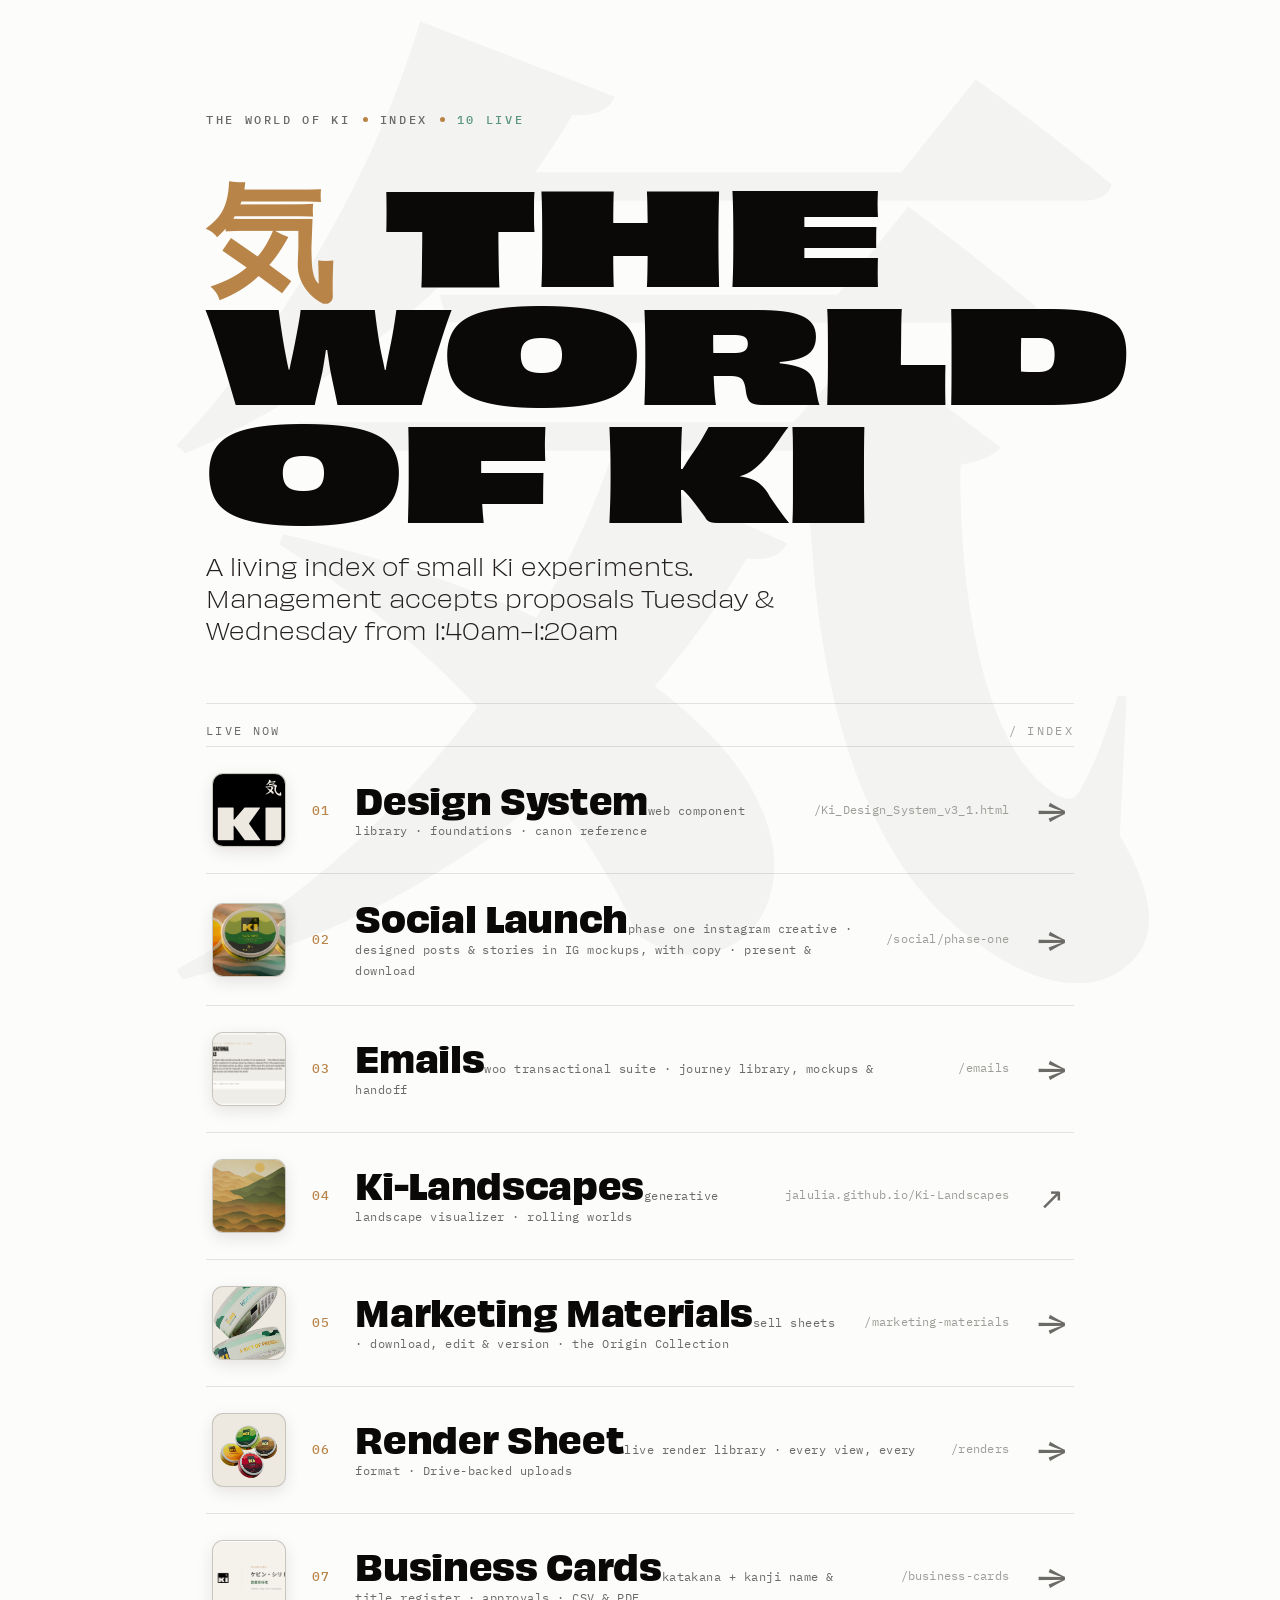
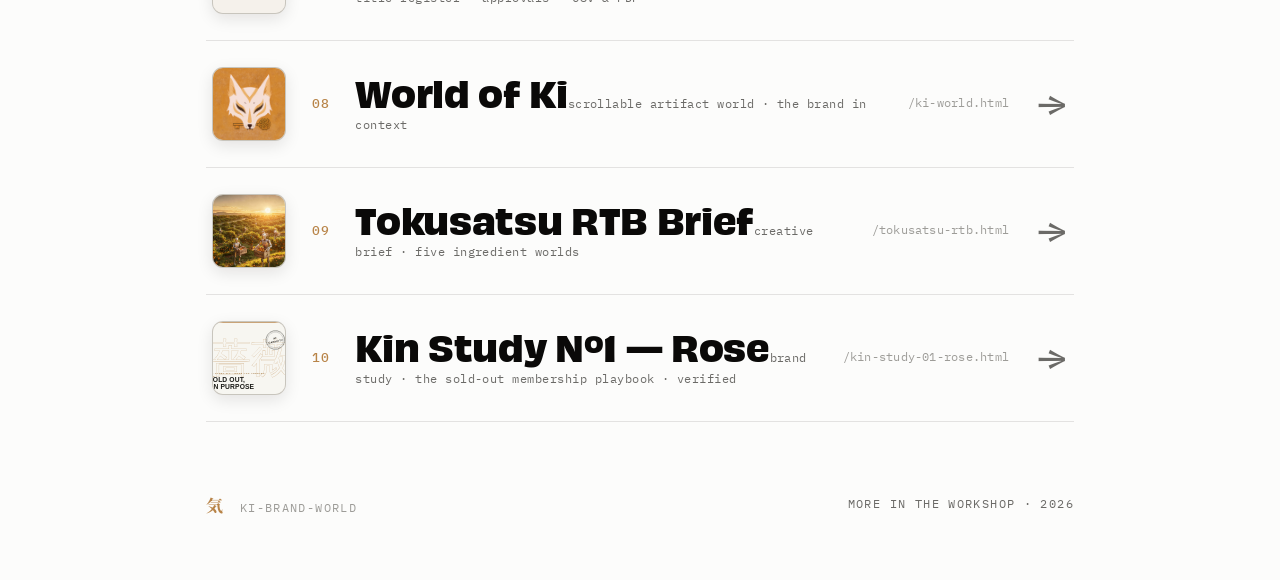
<file: index.html>
<!DOCTYPE html>
<html lang="en">
<head>
<meta charset="UTF-8">
<meta name="viewport" content="width=device-width, initial-scale=1.0">
<title>気 — The World of Ki</title>
<meta name="description" content="A living index of small Ki experiments">
<link rel="preconnect" href="https://fonts.googleapis.com">
<link rel="preconnect" href="https://fonts.gstatic.com" crossorigin>
<link href="https://fonts.googleapis.com/css2?family=IBM+Plex+Mono:wght@400;500;600&family=Noto+Serif+JP:wght@500;700;900&display=swap" rel="stylesheet">
<style>
/* ===== OBVIOUSLY — the brand face (self-hosted, no serif in the brand) ===== */
@font-face{font-family:'Obviously';src:url('assets/fonts/Obviously-Thin.woff2') format('woff2');font-weight:100;font-display:swap}
@font-face{font-family:'Obviously';src:url('assets/fonts/Obviously-Light.woff2') format('woff2');font-weight:300;font-display:swap}
@font-face{font-family:'Obviously';src:url('assets/fonts/Obviously-Medium.woff2') format('woff2');font-weight:400 500;font-display:swap}
@font-face{font-family:'Obviously';src:url('assets/fonts/Obviously-Bold.woff2') format('woff2');font-weight:700;font-display:swap}
@font-face{font-family:'Obviously';src:url('assets/fonts/Obviously-Black.woff2') format('woff2');font-weight:900;font-display:swap}
@font-face{font-family:'Obviously XB';src:url('assets/fonts/Obviously-Extended-Black.woff2') format('woff2');font-weight:900;font-display:swap}
@font-face{font-family:'Obviously XReg';src:url('assets/fonts/Obviously-Extended.woff2') format('woff2');font-weight:400;font-display:swap}

:root{
  --ink:#0a0908; --ink2:#231F20; --ink3:#6b6a67; --ink4:#9d9c98;
  --paper:#FCFCFB; --line:rgba(10,9,8,.10); --line2:rgba(10,9,8,.16);
  --gold:#B88448; --gold-d:#633201; --sage:#5b9580; --mint:#8DCAA7; --red:#ED1C23;
  --mono:'IBM Plex Mono',ui-monospace,monospace;
  --jpserif:'Noto Serif JP',serif;
}
*{box-sizing:border-box;margin:0;padding:0}
html{-webkit-text-size-adjust:100%}
body{
  background:var(--paper);color:var(--ink);
  font-family:'Obviously',system-ui,sans-serif;
  -webkit-font-smoothing:antialiased;text-rendering:optimizeLegibility;
  overflow-x:hidden;line-height:1.3;
}
a{color:inherit;text-decoration:none}
img{display:block;max-width:100%}

.wrap{max-width:980px;margin:0 auto;padding:clamp(28px,6vw,72px) clamp(22px,5vw,56px) 64px}

/* ===== giant faint kanji watermark ===== */
.kanji-bg{
  position:fixed;top:50%;left:50%;transform:translate(-50%,-50%);
  font-family:var(--jpserif);font-weight:900;
  font-size:min(112vh,86vw);line-height:1;color:rgba(10,9,8,.035);
  z-index:0;user-select:none;pointer-events:none;letter-spacing:-.04em;
}

/* ===== header ===== */
header{position:relative;z-index:2;padding-top:clamp(8px,4vw,40px)}
.eyebrow{
  font-family:var(--mono);font-size:12px;font-weight:500;letter-spacing:.22em;
  text-transform:uppercase;color:var(--ink3);
  display:flex;align-items:center;gap:12px;flex-wrap:wrap;
}
.eyebrow .dot{width:5px;height:5px;border-radius:50%;background:var(--gold);display:inline-block}
.eyebrow .live{color:var(--sage)}
h1{
  font-family:'Obviously XB',sans-serif;font-weight:900;
  text-transform:uppercase;letter-spacing:-.018em;line-height:.92;
  font-size:clamp(44px,11.5vw,128px);
  margin:.28em 0 .26em;
}
h1 .ki{color:var(--gold)}
.lede{
  font-family:'Obviously',sans-serif;font-weight:300;
  font-size:clamp(16px,2.5vw,23px);color:var(--ink2);max-width:34ch;line-height:1.4;
}
.rule{height:1px;background:var(--line);margin:clamp(30px,6vw,56px) 0 6px;border:0;position:relative;z-index:2}
.sectionlabel{
  font-family:var(--mono);font-size:11.5px;letter-spacing:.2em;text-transform:uppercase;
  color:var(--ink3);display:flex;justify-content:space-between;align-items:baseline;
  position:relative;z-index:2;padding:14px 0 2px;
}
.sectionlabel .count{color:var(--ink4)}

/* ===== directory ===== */
.dir{position:relative;z-index:2;margin-top:6px}
.row{
  display:grid;
  grid-template-columns:auto auto 1fr auto auto;
  align-items:center;gap:clamp(14px,2.6vw,26px);
  padding:clamp(18px,2.6vw,26px) 6px;
  border-top:1px solid var(--line);
  transition:background .18s ease,padding-left .18s ease;
}
.dir .row:last-child{border-bottom:1px solid var(--line)}
.row:hover{background:#F4F1EA;border-radius:4px;padding-left:14px}
.row:focus-visible{outline:2px solid var(--gold);outline-offset:2px;border-radius:4px}

.thumb{
  width:clamp(54px,8.2vw,74px);height:clamp(54px,8.2vw,74px);
  border-radius:11px;overflow:hidden;flex:0 0 auto;
  border:1px solid var(--line2);background:#EDE9E0;
  box-shadow:0 5px 16px rgba(20,14,8,.10);
  transition:transform .2s ease,box-shadow .2s ease;
}
.thumb img{width:100%;height:100%;object-fit:cover}
.row:hover .thumb{transform:scale(1.04) rotate(-1deg);box-shadow:0 10px 26px rgba(20,14,8,.18)}

.num{
  font-family:var(--mono);font-size:13px;font-weight:500;letter-spacing:.05em;
  color:var(--gold);align-self:center;padding-top:2px;
}
.meta{min-width:0}
.name{
  font-family:'Obviously',sans-serif;font-weight:700;letter-spacing:-.01em;
  font-size:clamp(21px,3.4vw,34px);line-height:1.02;
}
.kind{
  font-family:var(--mono);font-size:12px;letter-spacing:.04em;color:var(--ink3);
  margin-top:7px;text-transform:none;
}
.dest{
  font-family:var(--mono);font-size:11.5px;letter-spacing:.02em;color:var(--ink4);
  text-align:right;white-space:nowrap;
}
.arrow{
  font-family:'Obviously',sans-serif;font-weight:300;font-size:clamp(22px,3vw,30px);
  color:var(--ink3);width:1.1em;text-align:center;
  transition:transform .2s ease,color .2s ease;
}
.row:hover .arrow{color:var(--gold);transform:translate(3px,-3px)}
.row[data-internal] .arrow{font-weight:400}
.row[data-internal]:hover .arrow{transform:translateX(5px)}

/* ===== footer ===== */
footer{
  position:relative;z-index:2;margin-top:clamp(40px,8vw,72px);
  display:flex;justify-content:space-between;align-items:center;gap:16px;flex-wrap:wrap;
  font-family:var(--mono);font-size:11.5px;letter-spacing:.12em;text-transform:uppercase;color:var(--ink4);
}
footer .k{font-family:var(--jpserif);font-weight:700;font-size:17px;color:var(--gold);letter-spacing:0}
footer .soon{color:var(--ink3)}

@media(max-width:560px){
  .row{grid-template-columns:auto 1fr auto;gap:14px;row-gap:4px}
  .num{display:none}
  .dest{display:none}
  .lede{max-width:none}
}
@media(prefers-reduced-motion:reduce){*{transition:none!important}}

/* ================================================================
   EDIT MODE — everything below only shows when unlocked via #edit
   ================================================================ */
body.edit .dir .row{cursor:default}
body.edit .row{grid-template-columns:auto auto auto 1fr auto;align-items:start}
body.edit .row:hover{background:transparent;padding-left:6px}
body.edit .row:hover .thumb{transform:none;box-shadow:0 5px 16px rgba(20,14,8,.10)}
body.edit .row:hover .arrow{transform:none;color:var(--ink3)}

.drag-handle{
  display:none;align-self:center;cursor:grab;color:var(--ink4);
  font-size:20px;line-height:1;padding:0 2px;user-select:none;
}
body.edit .drag-handle{display:block}
.drag-handle:active{cursor:grabbing}
.sortable-ghost{opacity:.35}
.sortable-chosen{background:#F4F1EA;border-radius:6px}

body.edit .thumb{position:relative;cursor:pointer}
body.edit .thumb::after{
  content:"change";position:absolute;inset:auto 0 0 0;
  font-family:var(--mono);font-size:9px;letter-spacing:.06em;text-transform:uppercase;
  text-align:center;padding:2px 0;color:#fff;background:rgba(10,9,8,.55);
}
body.edit .num{align-self:start;padding-top:8px}

/* editable text fields */
body.edit [contenteditable]{
  outline:none;border-radius:4px;
  transition:background .15s ease,box-shadow .15s ease;
}
body.edit [contenteditable]:hover{background:#F4F1EA}
body.edit [contenteditable]:focus{background:#fff;box-shadow:0 0 0 2px var(--gold);padding:1px 4px;margin:-1px -4px}
body.edit .name[contenteditable]{min-width:2ch}

/* per-row controls (link + delete) shown under the meta */
.rowctl{display:none;gap:14px;margin-top:10px}
body.edit .rowctl{display:flex;flex-wrap:wrap;align-items:center}
.rowctl button{
  font-family:var(--mono);font-size:10.5px;letter-spacing:.06em;text-transform:uppercase;
  background:none;border:1px solid var(--line2);border-radius:20px;padding:5px 12px;
  color:var(--ink3);cursor:pointer;transition:all .15s ease;
}
.rowctl button:hover{border-color:var(--gold);color:var(--gold)}
.rowctl .del:hover{border-color:var(--red);color:var(--red)}
.rowctl .lnk{color:var(--ink2)}
.rowctl .lnk-val{font-size:10.5px;color:var(--ink4);letter-spacing:.02em;max-width:46ch;overflow:hidden;text-overflow:ellipsis;white-space:nowrap}
body.edit .dest{display:none}
body.edit .arrow{align-self:center}

/* ===== edit toolbar (floating) ===== */
.editbar{
  display:none;position:fixed;left:50%;bottom:22px;transform:translateX(-50%);
  z-index:50;align-items:center;gap:10px;
  background:var(--ink);color:#fff;border-radius:16px;
  padding:12px 14px;box-shadow:0 18px 46px rgba(10,9,8,.32);
  font-family:var(--mono);font-size:12px;max-width:calc(100vw - 28px);flex-wrap:wrap;justify-content:center;
}
body.edit .editbar{display:flex}
.editbar .tag{letter-spacing:.14em;text-transform:uppercase;font-size:10px;color:var(--mint);padding-right:4px}
.editbar button{
  font-family:var(--mono);font-size:11.5px;letter-spacing:.04em;
  border:1px solid rgba(255,255,255,.24);background:rgba(255,255,255,.06);color:#fff;
  border-radius:10px;padding:8px 13px;cursor:pointer;transition:all .15s ease;
}
.editbar button:hover{background:rgba(255,255,255,.16)}
.editbar button.primary{background:var(--gold);border-color:var(--gold);color:#1a1207;font-weight:600}
.editbar button.primary:hover{filter:brightness(1.08)}
.editbar .sep{width:1px;height:22px;background:rgba(255,255,255,.16)}
.editbar .status{color:var(--mint);font-size:10.5px;letter-spacing:.02em;max-width:30ch}

/* ===== modal ===== */
.modal-back{
  display:none;position:fixed;inset:0;z-index:100;
  background:rgba(10,9,8,.42);backdrop-filter:blur(2px);
  align-items:center;justify-content:center;padding:20px;
}
.modal-back.on{display:flex}
.modal{
  background:var(--paper);border-radius:16px;width:min(460px,100%);
  padding:26px 26px 22px;box-shadow:0 30px 80px rgba(10,9,8,.4);
  border:1px solid var(--line2);
}
.modal h3{
  font-family:'Obviously',sans-serif;font-weight:700;font-size:22px;
  letter-spacing:-.01em;margin-bottom:4px;color:var(--ink);
}
.modal p.sub{font-family:var(--mono);font-size:11.5px;color:var(--ink3);margin-bottom:16px;line-height:1.5}
.modal label{
  display:block;font-family:var(--mono);font-size:10.5px;letter-spacing:.08em;
  text-transform:uppercase;color:var(--ink3);margin:12px 0 5px;
}
.modal input[type=text],.modal input[type=password]{
  width:100%;font-family:var(--mono);font-size:13px;color:var(--ink);
  border:1px solid var(--line2);border-radius:9px;padding:11px 12px;background:#fff;
}
.modal input:focus{outline:none;border-color:var(--gold);box-shadow:0 0 0 2px rgba(184,132,72,.2)}
.modal .toggle{display:flex;gap:8px;margin-top:8px}
.modal .toggle button{
  flex:1;font-family:var(--mono);font-size:11px;letter-spacing:.04em;text-transform:uppercase;
  border:1px solid var(--line2);background:#fff;color:var(--ink3);border-radius:9px;padding:9px;cursor:pointer;
}
.modal .toggle button.on{border-color:var(--gold);color:var(--gold-d);background:#FBF3E8}
.modal .row-actions{display:flex;gap:10px;justify-content:flex-end;margin-top:22px}
.modal .row-actions button{
  font-family:var(--mono);font-size:12px;border-radius:10px;padding:10px 16px;cursor:pointer;border:1px solid var(--line2);
  background:#fff;color:var(--ink2);transition:all .15s ease;
}
.modal .row-actions .go{background:var(--ink);color:#fff;border-color:var(--ink)}
.modal .row-actions .go:hover{background:var(--gold);border-color:var(--gold);color:#1a1207}
.modal .hint{font-family:var(--mono);font-size:10.5px;color:var(--ink4);margin-top:8px;line-height:1.5}
.modal .err{font-family:var(--mono);font-size:11px;color:var(--red);margin-top:10px;min-height:14px}
.modal .filebtn{
  display:inline-block;font-family:var(--mono);font-size:11.5px;border:1px dashed var(--line2);
  border-radius:9px;padding:10px 14px;cursor:pointer;color:var(--ink2);width:100%;text-align:center;background:#fff;
}
.modal .filebtn:hover{border-color:var(--gold);color:var(--gold-d)}
.modal .or{text-align:center;font-family:var(--mono);font-size:10px;color:var(--ink4);letter-spacing:.14em;text-transform:uppercase;margin:12px 0}
</style>
</head>
<body>
<div class="kanji-bg" aria-hidden="true">気</div>

<div class="wrap">
  <header>
    <div class="eyebrow">
      <span>The World of Ki</span><span class="dot"></span>
      <span>Index</span><span class="dot"></span>
      <span class="live" id="liveCount">— live</span>
    </div>
    <h1><span class="ki">気</span> The World<br>of Ki</h1>
    <p class="lede">A living index of small Ki experiments. Management accepts proposals Tuesday & Wednesday from 1:40am-1:20am</p>
  </header>

  <hr class="rule">
  <div class="sectionlabel"><span>Live now</span><span class="count">/ index</span></div>

  <nav class="dir" id="dir"><!-- rows render here --></nav>

  <footer>
    <span><span class="k">気</span>&nbsp;&nbsp;ki-brand-world</span>
    <span class="soon">More in the workshop · 2026</span>
  </footer>
</div>

<!-- Fallback data so the page still renders if data.json can't be fetched
     (e.g. opened from disk). On the live site, data.json is the source of truth. -->
<script id="ki-data-fallback" type="application/json">
{
  "config": {
    "repo": "jalulia/ki-brand-world",
    "branch": "main",
    "editPassphraseSha256": "034471d9fc375c1aa15d477c3c78c68728963bacb1837b2e16e10bbcb4a99321",
    "liveLabel": "live"
  },
  "items": [
    {"name":"Design System","kind":"web component library · foundations · canon reference","href":"Ki_Design_System_v3_1.html","dest":"/Ki_Design_System_v3_1.html","img":"assets/logo/png/Ki_Logo_Black.png","alt":"Ki logo","internal":true},
    {"name":"Social Launch","kind":"phase one instagram creative · designed posts & stories in IG mockups, with copy · present & download","href":"social/phase-one/Ki_Social_Phase-One.html","dest":"/social/phase-one","img":"assets/img/social-launch.jpg","alt":"Ki Instagram range triptych across a sunrise horizon","internal":true},
    {"name":"Ki-Landscapes","kind":"generative landscape visualizer · rolling worlds","href":"https://jalulia.github.io/Ki-Landscapes/","dest":"jalulia.github.io/Ki-Landscapes","img":"assets/img/landscape.png","alt":"Rolling matcha-and-gold hills","internal":false},
    {"name":"Marketing Materials","kind":"sell sheets · download, edit & version · the Origin Collection","href":"marketing-materials/","dest":"/marketing-materials","img":"assets/img/pucks/hero-hok.png","alt":"Hokkaido Mint puck","internal":true},
    {"name":"Business Cards","kind":"katakana + kanji name & title register · approvals · CSV & PDF","href":"business-cards/","dest":"/business-cards","img":"assets/img/business-cards.png","alt":"Ki business card name register","internal":true},
    {"name":"World of Ki","kind":"scrollable artifact world · the brand in context","href":"ki-world.html","dest":"/ki-world.html","img":"assets/img/kitsune-poster.png","alt":"Kitsune poster","internal":true},
    {"name":"Tokusatsu RTB Brief","kind":"creative brief · five ingredient worlds","href":"tokusatsu-rtb.html","dest":"/tokusatsu-rtb.html","img":"assets/img/worlds/satsuma.jpg","alt":"Satsuma orchard at golden hour","internal":true}
  ]
}
</script>

<!-- edit toolbar -->
<div class="editbar" id="editbar">
  <span class="tag">Edit</span>
  <button id="btnAdd">+ Tool</button>
  <span class="sep"></span>
  <button id="btnSettings">Settings</button>
  <button class="primary" id="btnSave">Save</button>
  <span class="sep"></span>
  <button id="btnExit">Done</button>
  <span class="status" id="editStatus"></span>
</div>

<!-- reusable modal -->
<div class="modal-back" id="modalBack">
  <div class="modal" id="modalBox"></div>
</div>

<script>
/* =====================================================================
   THE WORLD OF KI — data-driven index + #edit WYSIWYG editor
   - Public link shows a clean read-only list.
   - Add #edit to the URL + enter the passphrase to unlock editing.
   - Save: commits to GitHub if a token is stored, else downloads data.json.
   ===================================================================== */
(function(){
  "use strict";

  var LS_TOKEN = "ki-world-gh-token";   // GitHub PAT (this browser only, never published)
  var SS_UNLOCK = "ki-world-edit-ok";   // per-session unlock flag
  var state = { config:{}, items:[], pendingImages:{} }; // pendingImages: dataURL -> {name,ext,base64}

  var $  = function(s,el){return (el||document).querySelector(s);};
  var $$ = function(s,el){return Array.prototype.slice.call((el||document).querySelectorAll(s));};
  var esc = function(s){return String(s==null?"":s).replace(/&/g,"&amp;").replace(/</g,"&lt;").replace(/>/g,"&gt;").replace(/"/g,"&quot;");};

  /* ---------- tiny SHA-256 (works everywhere incl. file://) ---------- */
  function sha256(ascii){
    function rr(v,n){return (v>>>n)|(v<<(32-n));}
    var mathPow=Math.pow, maxWord=mathPow(2,32), result="";
    var words=[], asciiBitLength=ascii.length*8;
    var hash=sha256.h=sha256.h||[], k=sha256.k=sha256.k||[], primeCounter=k.length;
    var isComposite={};
    for(var candidate=2;primeCounter<64;candidate++){
      if(!isComposite[candidate]){
        for(var i=0;i<313;i+=candidate) isComposite[i]=candidate;
        hash[primeCounter]=(mathPow(candidate,.5)*maxWord)|0;
        k[primeCounter++]=(mathPow(candidate,1/3)*maxWord)|0;
      }
    }
    ascii+="\x80";
    while(ascii.length%64-56) ascii+="\x00";
    for(i=0;i<ascii.length;i++){
      var j=ascii.charCodeAt(i);
      if(j>>8) return; // ascii only (we hash utf-8 bytes, see wrapper)
      words[i>>2]|=j<<((3-i)%4)*8;
    }
    words[words.length]=(asciiBitLength/maxWord)|0;
    words[words.length]=asciiBitLength;
    for(j=0;j<words.length;){
      var w=words.slice(j,j+=16), oldHash=hash;
      hash=hash.slice(0,8);
      for(i=0;i<64;i++){
        var w15=w[i-15], w2=w[i-2];
        var a=hash[0], e=hash[4];
        var temp1=hash[7]+(rr(e,6)^rr(e,11)^rr(e,25))+((e&hash[5])^(~e&hash[6]))+k[i]+
          (w[i]=(i<16)?w[i]:(w[i-16]+(rr(w15,7)^rr(w15,18)^(w15>>>3))+w[i-7]+(rr(w2,17)^rr(w2,19)^(w2>>>10)))|0);
        var temp2=(rr(a,2)^rr(a,13)^rr(a,22))+((a&hash[1])^(a&hash[2])^(hash[1]&hash[2]));
        hash=[(temp1+temp2)|0].concat(hash);
        hash[4]=(hash[4]+temp1)|0;
      }
      for(i=0;i<8;i++) hash[i]=(hash[i]+oldHash[i])|0;
    }
    for(i=0;i<8;i++)
      for(j=3;j+1;j--){
        var b=(hash[i]>>(j*8))&255;
        result+=((b<16)?0:"")+b.toString(16);
      }
    return result;
  }
  function sha256utf8(str){
    // encode to utf-8 bytes as a binary string so multi-byte passphrases hash correctly
    var utf8=unescape(encodeURIComponent(str));
    return sha256(utf8);
  }

  /* ---------- data loading ---------- */
  function loadFallback(){
    try{ return JSON.parse($("#ki-data-fallback").textContent); }
    catch(e){ return {config:{},items:[]}; }
  }
  function loadData(){
    return fetch("data.json",{cache:"no-store"})
      .then(function(r){ if(!r.ok) throw new Error("no data.json"); return r.json(); })
      .catch(function(){ return loadFallback(); });
  }

  /* ---------- rendering ---------- */
  function pad(n){ return (n<10?"0":"")+n; }

  function renderView(){
    var dir=$("#dir"); dir.innerHTML="";
    state.items.forEach(function(it,i){
      var a=document.createElement("a");
      a.className="row";
      a.href=it.href||"#";
      if(it.internal){ a.setAttribute("data-internal",""); }
      else { a.target="_blank"; a.rel="noopener"; }
      a.innerHTML=
        '<span class="thumb"><img src="'+esc(it.img)+'" alt="'+esc(it.alt||"")+'" loading="lazy"></span>'+
        '<span class="num">'+pad(i+1)+'</span>'+
        '<span class="meta"><span class="name">'+esc(it.name)+'</span>'+
        '<span class="kind">'+esc(it.kind)+'</span></span>'+
        '<span class="dest">'+esc(it.dest||"")+'</span>'+
        '<span class="arrow">'+(it.internal?"→":"↗")+'</span>';
      dir.appendChild(a);
    });
    updateCount();
  }

  function renderEdit(){
    var dir=$("#dir"); dir.innerHTML="";
    state.items.forEach(function(it,i){
      var row=document.createElement("div");
      row.className="row";
      row.setAttribute("data-i",i);
      if(it.internal) row.setAttribute("data-internal","");
      row.innerHTML=
        '<span class="drag-handle" title="Drag to reorder">⠿</span>'+
        '<span class="thumb" data-act="img"><img src="'+esc(it.img)+'" alt="'+esc(it.alt||"")+'"></span>'+
        '<span class="num">'+pad(i+1)+'</span>'+
        '<span class="meta">'+
          '<span class="name" contenteditable data-f="name">'+esc(it.name)+'</span>'+
          '<span class="kind" contenteditable data-f="kind">'+esc(it.kind)+'</span>'+
          '<span class="rowctl">'+
            '<button class="lnk" data-act="link">Link</button>'+
            '<span class="lnk-val">'+esc(it.href||"—")+'</span>'+
            '<button class="del" data-act="del">Delete</button>'+
          '</span>'+
        '</span>'+
        '<span class="arrow">'+(it.internal?"→":"↗")+'</span>';
      dir.appendChild(row);
    });
    updateCount();
    wireEditRows();
    initSortable();
  }

  function updateCount(){
    var n=state.items.length;
    $("#liveCount").textContent=n+" "+(state.config.liveLabel||"live");
  }

  /* ---------- edit interactions ---------- */
  function wireEditRows(){
    // inline text editing
    $$("#dir [contenteditable]").forEach(function(el){
      el.addEventListener("input",function(){
        var row=el.closest(".row"), i=+row.getAttribute("data-i");
        state.items[i][el.getAttribute("data-f")]=el.textContent;
      });
      el.addEventListener("keydown",function(e){
        if(e.key==="Enter"){ e.preventDefault(); el.blur(); }
      });
    });
    // thumb -> change image, link, delete
    $$("#dir [data-act]").forEach(function(el){
      el.addEventListener("click",function(e){
        e.preventDefault();
        var row=el.closest(".row"), i=+row.getAttribute("data-i");
        var act=el.getAttribute("data-act");
        if(act==="img") changeImage(i);
        else if(act==="link") editLink(i);
        else if(act==="del") deleteItem(i);
      });
    });
  }

  var sortable=null;
  function initSortable(){
    if(typeof Sortable==="undefined") return;
    if(sortable){ try{sortable.destroy();}catch(e){} }
    sortable=Sortable.create($("#dir"),{
      handle:".drag-handle", animation:160,
      ghostClass:"sortable-ghost", chosenClass:"sortable-chosen",
      onEnd:function(){
        var order=$$("#dir .row").map(function(r){return +r.getAttribute("data-i");});
        state.items=order.map(function(idx){return state.items[idx];});
        renderEdit();
        flash("Reordered");
      }
    });
  }

  function deleteItem(i){
    if(!confirm('Remove "'+(state.items[i].name||"this tool")+'" from the index?')) return;
    state.items.splice(i,1);
    renderEdit();
    flash("Removed");
  }

  function addItem(){
    state.items.push({
      name:"New tool", kind:"what it is · one line", href:"#", dest:"",
      img:"assets/img/landscape.png", alt:"", internal:true
    });
    renderEdit();
    // scroll to & focus the new name
    var rows=$$("#dir .row"); var last=rows[rows.length-1];
    if(last){ last.scrollIntoView({behavior:"smooth",block:"center"}); var nm=$(".name",last); if(nm){ nm.focus(); document.execCommand&&document.execCommand("selectAll",false,null);} }
  }

  /* ---------- image change ---------- */
  function changeImage(i){
    var picked=null; // set only if a file is chosen during THIS modal session
    openModal({
      title:"Image",
      sub:"Upload a new image, or point to one already in the repo.",
      body:
        '<span class="filebtn" id="upBtn">Upload an image file…</span>'+
        '<input type="file" id="upFile" accept="image/*" style="display:none">'+
        '<div class="or">or</div>'+
        '<label>Asset path in the repo</label>'+
        '<input type="text" id="assetPath" placeholder="assets/img/your-image.png" value="'+esc(/^data:/.test(state.items[i].img)?"":state.items[i].img)+'">'+
        '<label>Alt text (describe the image)</label>'+
        '<input type="text" id="assetAlt" value="'+esc(state.items[i].alt||"")+'">'+
        '<div class="hint">Uploaded files are added to <b>assets/img/uploads/</b> on save (or embedded in the file if you don’t use a GitHub token).</div>',
      actions:[
        {label:"Cancel",cls:"",fn:closeModal},
        {label:"Apply",cls:"go",fn:function(){
          state.items[i].alt=$("#assetAlt").value.trim();
          if(picked){
            state.items[i].img=picked; // freshly uploaded data URL
          } else {
            var path=$("#assetPath").value.trim();
            if(path) state.items[i].img=path;
          }
          closeModal(); renderEdit(); flash("Image updated");
        }}
      ],
      after:function(){
        $("#upBtn").addEventListener("click",function(){ $("#upFile").click(); });
        $("#upFile").addEventListener("change",function(e){
          var f=e.target.files[0]; if(!f) return;
          var reader=new FileReader();
          reader.onload=function(){
            var dataUrl=reader.result;
            picked=dataUrl;
            // register pending upload so a GitHub save can turn it into a real asset file
            var ext=(f.name.split(".").pop()||"png").toLowerCase().replace(/[^a-z0-9]/g,"");
            state.pendingImages[dataUrl]={ext:ext,base64:dataUrl.split(",")[1]};
            $("#assetPath").value="(uploaded: "+f.name+")";
            $("#assetPath").disabled=true;
          };
          reader.readAsDataURL(f);
        });
      }
    });
  }

  /* ---------- link edit ---------- */
  function editLink(i){
    var it=state.items[i];
    openModal({
      title:"Link",
      sub:"Where this row goes when clicked.",
      body:
        '<label>URL or path</label>'+
        '<input type="text" id="lnkHref" value="'+esc(it.href||"")+'" placeholder="https://…  or  sub-page/  or  page.html">'+
        '<label>Type</label>'+
        '<div class="toggle" id="lnkType">'+
          '<button data-v="internal" class="'+(it.internal?"on":"")+'">Internal → (this repo)</button>'+
          '<button data-v="external" class="'+(it.internal?"":"on")+'">External ↗ (other site)</button>'+
        '</div>'+
        '<label>Caption shown on the right</label>'+
        '<input type="text" id="lnkDest" value="'+esc(it.dest||"")+'" placeholder="/sub-page  or  domain.com/thing">'+
        '<div class="hint">Internal links live inside this repo (a file or folder here). External links open in a new tab. To add a whole sub-page folder, drop it in the repo and point an internal link at it, e.g. <b>my-tool/</b>.</div>',
      actions:[
        {label:"Cancel",cls:"",fn:closeModal},
        {label:"Apply",cls:"go",fn:function(){
          it.href=$("#lnkHref").value.trim();
          it.dest=$("#lnkDest").value.trim();
          var on=$("#lnkType .on"); it.internal=(on&&on.getAttribute("data-v")==="internal");
          if(!it.dest){ it.dest=it.internal?("/"+it.href.replace(/^\//,"")):it.href.replace(/^https?:\/\//,"").replace(/\/$/,""); }
          closeModal(); renderEdit(); flash("Link updated");
        }}
      ],
      after:function(){
        $$("#lnkType button").forEach(function(b){
          b.addEventListener("click",function(){
            $$("#lnkType button").forEach(function(x){x.classList.remove("on");});
            b.classList.add("on");
            // auto-fill dest suggestion if empty
            var href=$("#lnkHref").value.trim(), dv=$("#lnkDest");
            if(!dv.value.trim()&&href){
              dv.value=b.getAttribute("data-v")==="internal"?("/"+href.replace(/^\//,"")):href.replace(/^https?:\/\//,"").replace(/\/$/,"");
            }
          });
        });
      }
    });
  }

  /* ---------- settings (token + passphrase) ---------- */
  function openSettings(){
    var hasTok=!!localStorage.getItem(LS_TOKEN);
    openModal({
      title:"Settings",
      sub:"GitHub token stays in this browser only — it is never written into the site.",
      body:
        '<label>GitHub token '+(hasTok?"— saved ✓":"— optional")+'</label>'+
        '<input type="password" id="setTok" placeholder="'+(hasTok?"•••••• (leave blank to keep)":"github_pat_… (leave blank to save by download)")+'">'+
        '<div class="hint">With a token, <b>Save</b> commits straight to GitHub. Without one, <b>Save</b> downloads data.json for you to commit. Use a fine-grained token with <b>Contents: Read &amp; write</b> on <b>'+esc(state.config.repo||"the repo")+'</b>.</div>'+
        '<label style="margin-top:16px">Change edit passphrase (optional)</label>'+
        '<input type="text" id="setPass" placeholder="new passphrase — leave blank to keep">'+
        '<div class="hint">Saved (hashed) into data.json on next Save, so it protects the live site for everyone.</div>'+
        (hasTok?'<div class="hint" style="margin-top:14px"><a href="#" id="clrTok" style="color:var(--gold);text-decoration:underline">Forget the saved token on this browser</a></div>':''),
      actions:[
        {label:"Close",cls:"",fn:closeModal},
        {label:"Save settings",cls:"go",fn:function(){
          var t=$("#setTok").value.trim();
          if(t) localStorage.setItem(LS_TOKEN,t);
          var p=$("#setPass").value.trim();
          if(p){
            state.config.editPassphraseSha256=sha256utf8(p);
            flash("Passphrase set — Save to publish it");
          }
          closeModal();
        }}
      ],
      after:function(){
        var c=$("#clrTok"); if(c) c.addEventListener("click",function(e){e.preventDefault();localStorage.removeItem(LS_TOKEN);closeModal();flash("Token forgotten");});
      }
    });
  }

  /* ---------- SAVE ---------- */
  function slugify(s){ return String(s||"tool").toLowerCase().replace(/[^a-z0-9]+/g,"-").replace(/^-|-$/g,"").slice(0,40)||"tool"; }

  function b64utf8(str){ return btoa(unescape(encodeURIComponent(str))); }

  function ghHeaders(tok){ return {Authorization:"token "+tok,Accept:"application/vnd.github+json"}; }

  function ghGetSha(repo,path,branch,tok){
    return fetch("https://api.github.com/repos/"+repo+"/contents/"+path+"?ref="+branch,{headers:ghHeaders(tok)})
      .then(function(r){ if(r.status===200) return r.json().then(function(j){return j.sha;}); return null; });
  }
  function ghPut(repo,path,branch,tok,contentB64,message,sha){
    var body={message:message,content:contentB64,branch:branch};
    if(sha) body.sha=sha;
    return fetch("https://api.github.com/repos/"+repo+"/contents/"+path,{
      method:"PUT",headers:ghHeaders(tok),body:JSON.stringify(body)
    }).then(function(r){ return r.json().then(function(j){ if(!r.ok) throw new Error(j.message||("HTTP "+r.status)); return j; }); });
  }

  function buildDataForSave(embedImages){
    var out={config:state.config,items:[]};
    out.items=state.items.map(function(it){
      var o={name:it.name,kind:it.kind,href:it.href,dest:it.dest,img:it.img,alt:it.alt||"",internal:!!it.internal};
      return o;
    });
    return out;
  }

  function save(){
    var tok=localStorage.getItem(LS_TOKEN);
    if(tok) saveViaGitHub(tok); else saveViaDownload();
  }

  function saveViaGitHub(tok){
    var repo=state.config.repo, branch=state.config.branch||"main";
    if(!repo){ flash("No repo set in data.json"); return; }
    setStatus("Uploading images…");
    // 1) upload any pending (data-URL) images, rewrite their img paths
    var uploads=[];
    state.items.forEach(function(it){
      if(/^data:/.test(it.img)){
        var pend=state.pendingImages[it.img]||{ext:"png",base64:it.img.split(",")[1]};
        var path="assets/img/uploads/"+slugify(it.name)+"-"+Date.now().toString(36)+"."+(pend.ext||"png");
        uploads.push({it:it,path:path,base64:pend.base64});
      }
    });
    var chain=Promise.resolve();
    uploads.forEach(function(u){
      chain=chain.then(function(){
        return ghGetSha(repo,u.path,branch,tok).then(function(sha){
          return ghPut(repo,u.path,branch,tok,u.base64,"World of Ki: add image "+u.path.split("/").pop(),sha);
        }).then(function(){ u.it.img=u.path; });
      });
    });
    // 2) commit data.json
    chain.then(function(){
      setStatus("Saving list…");
      var json=JSON.stringify(buildDataForSave(),null,2)+"\n";
      return ghGetSha(repo,"data.json",branch,tok).then(function(sha){
        return ghPut(repo,"data.json",branch,tok,b64utf8(json),"World of Ki: update index",sha);
      });
    }).then(function(){
      state.pendingImages={};
      renderEdit();
      setStatus("Saved to GitHub ✓  (live in ~1 min)");
    }).catch(function(err){
      var m=String(err.message||err);
      if(/401|Bad credentials/i.test(m)) m="Token rejected — check it in Settings.";
      else if(/403|rate/i.test(m)) m="GitHub refused (403). Token needs Contents: write on this repo.";
      setStatus("");
      alert("Save failed: "+m+"\n\nTip: you can still use Settings → leave token blank to Save by download.");
    });
  }

  function saveViaDownload(){
    var json=JSON.stringify(buildDataForSave(),null,2)+"\n";
    var blob=new Blob([json],{type:"application/json"});
    var url=URL.createObjectURL(blob);
    var a=document.createElement("a");
    a.href=url; a.download="data.json"; document.body.appendChild(a); a.click();
    setTimeout(function(){document.body.removeChild(a);URL.revokeObjectURL(url);},400);
    setStatus("Downloaded data.json — commit it to the repo");
    var embedded=state.items.some(function(it){return /^data:/.test(it.img);});
    if(embedded) setTimeout(function(){ alert("Heads up: your uploaded image(s) are embedded inside data.json, so committing that one file is enough — no separate image files needed.\n\n(Add a GitHub token in Settings if you'd rather images become real files in assets/img/.)"); },300);
  }

  /* ---------- modal plumbing ---------- */
  function openModal(cfg){
    var box=$("#modalBox");
    var acts=(cfg.actions||[]).map(function(a,idx){
      return '<button data-mi="'+idx+'" class="'+(a.cls||"")+'">'+esc(a.label)+'</button>';
    }).join("");
    box.innerHTML='<h3>'+esc(cfg.title)+'</h3>'+(cfg.sub?'<p class="sub">'+esc(cfg.sub)+'</p>':'')+
      '<div class="mbody">'+(cfg.body||"")+'</div>'+
      '<div class="err" id="modalErr"></div>'+
      '<div class="row-actions">'+acts+'</div>';
    (cfg.actions||[]).forEach(function(a,idx){
      $('[data-mi="'+idx+'"]',box).addEventListener("click",function(){ a.fn&&a.fn(); });
    });
    $("#modalBack").classList.add("on");
    if(cfg.after) cfg.after();
  }
  function closeModal(){ $("#modalBack").classList.remove("on"); }
  $("#modalBack").addEventListener("click",function(e){ if(e.target===this) closeModal(); });

  /* ---------- status ---------- */
  var statusTimer=null;
  function setStatus(t){ $("#editStatus").textContent=t; }
  function flash(t){ setStatus(t); clearTimeout(statusTimer); statusTimer=setTimeout(function(){ if($("#editStatus").textContent===t) setStatus(""); },2600); }

  /* ---------- unlock / gate ---------- */
  function wantsEdit(){ return /(?:^|[#&?])edit(?:$|[=&])/.test(location.hash) || location.hash.replace("#","")==="edit"; }

  function loadSortableThen(cb){
    if(typeof Sortable!=="undefined") return cb();
    var s=document.createElement("script");
    s.src="https://cdnjs.cloudflare.com/ajax/libs/Sortable/1.15.2/Sortable.min.js";
    s.onload=cb; s.onerror=cb; // if CDN blocked, editor still works minus drag
    document.head.appendChild(s);
  }

  function enterEdit(){
    document.body.classList.add("edit");
    loadSortableThen(function(){ renderEdit(); });
    wireToolbar();
  }

  function gate(){
    if(sessionStorage.getItem(SS_UNLOCK)==="1"){ enterEdit(); return; }
    openModal({
      title:"Edit mode",
      sub:"Enter the passphrase to edit the index.",
      body:'<label>Passphrase</label><input type="password" id="passIn" autofocus>',
      actions:[
        {label:"Cancel",cls:"",fn:function(){ closeModal(); history.replaceState(null,"",location.pathname+location.search); }},
        {label:"Unlock",cls:"go",fn:tryPass}
      ],
      after:function(){
        var inp=$("#passIn"); inp.focus();
        inp.addEventListener("keydown",function(e){ if(e.key==="Enter") tryPass(); });
      }
    });
    function tryPass(){
      var v=$("#passIn").value;
      var want=state.config.editPassphraseSha256;
      var ok = want ? (sha256utf8(v)===want) : (v.length>0); // if no hash configured, any non-empty allows (first-run)
      if(ok){ sessionStorage.setItem(SS_UNLOCK,"1"); closeModal(); enterEdit(); }
      else { $("#modalErr").textContent="Nope — try again."; $("#passIn").value=""; $("#passIn").focus(); }
    }
  }

  function wireToolbar(){
    $("#btnAdd").onclick=addItem;
    $("#btnSave").onclick=save;
    $("#btnSettings").onclick=openSettings;
    $("#btnExit").onclick=function(){
      document.body.classList.remove("edit");
      history.replaceState(null,"",location.pathname+location.search);
      renderView();
    };
  }

  /* ---------- boot ---------- */
  loadData().then(function(d){
    state.config=d.config||{};
    state.items=(d.items||[]).map(function(x){return x;});
    renderView();
    if(wantsEdit()) gate();
    window.addEventListener("hashchange",function(){
      if(wantsEdit() && !document.body.classList.contains("edit")) gate();
    });
  });

  // expose a little for verification / console use
  window.__ki = { state:state, sha256utf8:sha256utf8, renderView:renderView };
})();
</script>
</body>
</html>
</file>
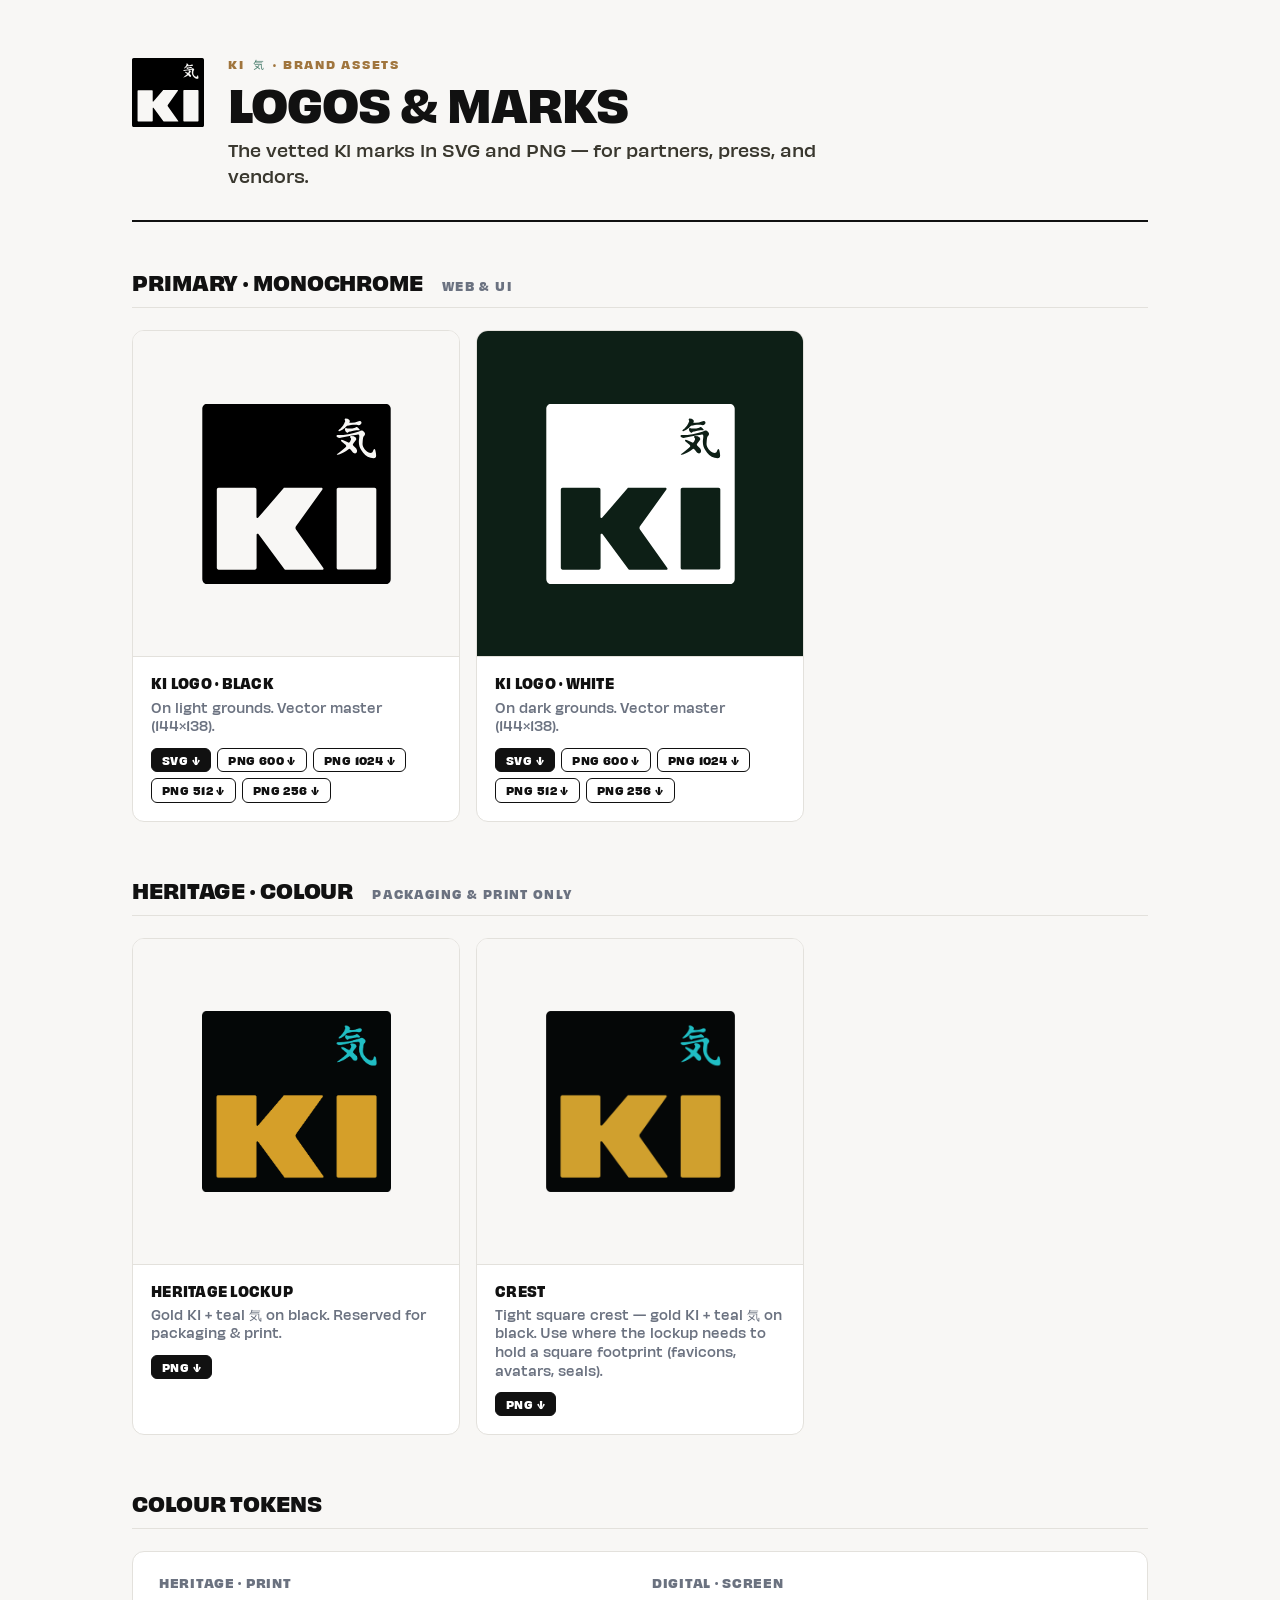
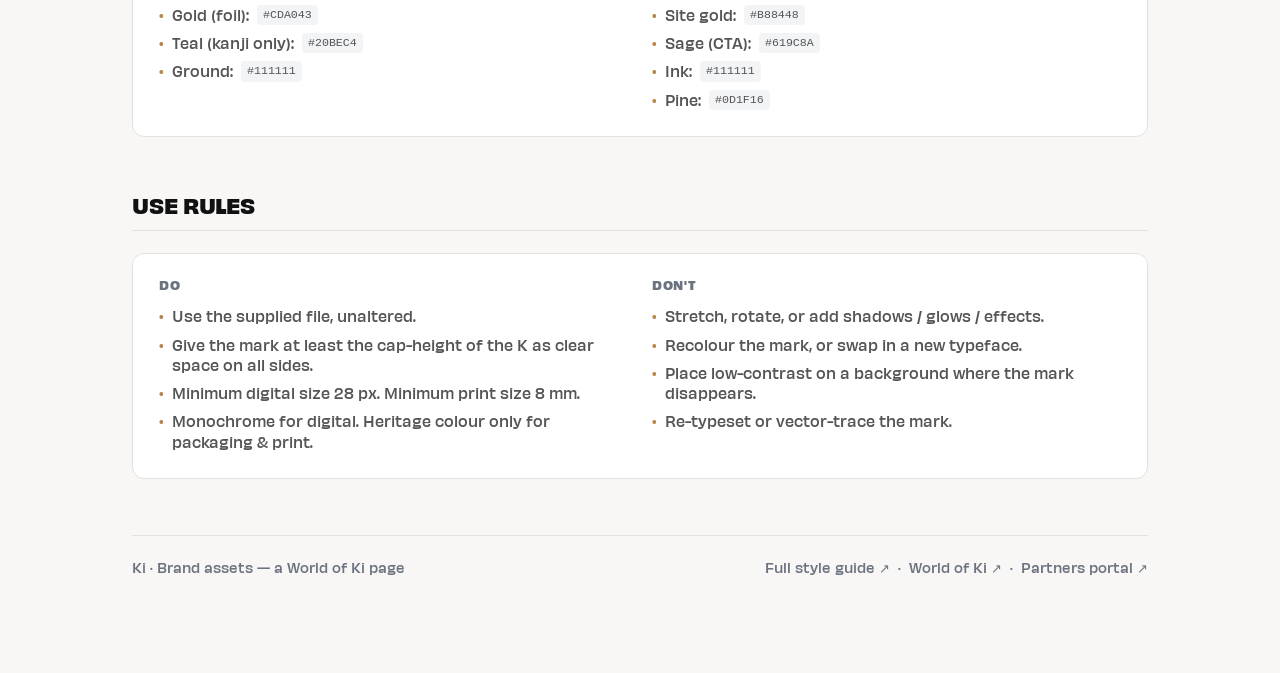
<file: brand-assets/index.html>
<!DOCTYPE html>
<html lang="en">
<head>
<meta charset="utf-8">
<meta name="viewport" content="width=device-width, initial-scale=1">
<title>Ki · Brand Assets</title>
<meta name="description" content="Ki logo files for partners, press, and vendors — SVG and PNG downloads.">
<link rel="preconnect" href="https://fonts.googleapis.com">
<link href="https://fonts.googleapis.com/css2?family=Noto+Sans+JP:wght@400;500;700&display=swap" rel="stylesheet">
<style>
@font-face{font-family:'Obviously';src:url('../assets/fonts/Obviously-Medium.woff2') format('woff2');font-weight:400 500;font-display:swap}
@font-face{font-family:'Obviously';src:url('../assets/fonts/Obviously-Bold.woff2') format('woff2');font-weight:700;font-display:swap}
:root{
  --ink:#111; --graphite:#555; --slate:#6B7280;
  --paper:#F8F7F5; --cloud:#FFFFFF; --line:#E3E1DC; --border:#D6D2C8;
  --gold:#B88448; --gold-foil:#CDA043; --teal:#20BEC4; --sage:#619C8A;
  --pine:#0D1F16; --terra:#BE7C42;
  --r:6px; --r-lg:12px;
  --font:'Obviously',-apple-system,'Helvetica Neue',Arial,sans-serif;
  --font-jp:'Noto Sans JP','Hiragino Sans','Yu Gothic',sans-serif;
}
*{box-sizing:border-box;margin:0;padding:0}
html{font-family:var(--font);color:var(--ink);font-size:16px;line-height:1.55;-webkit-font-smoothing:antialiased;background:var(--paper);}
body{background:var(--paper);}
img{display:block;max-width:100%}
a{color:var(--terra);text-decoration:none}
a:hover{text-decoration:underline}
code{font-family:ui-monospace,SFMono-Regular,Menlo,monospace;font-size:.86em;background:#F3F4F6;padding:1px 6px;border-radius:4px;color:var(--graphite);}

.wrap{max-width:1080px;margin:0 auto;padding:56px 32px 96px;}
header.cover{border-bottom:2px solid var(--ink);padding-bottom:32px;margin-bottom:44px;display:flex;align-items:flex-start;gap:24px;flex-wrap:wrap}
header.cover .mark{width:72px;height:72px;background:url('../assets/logo/Ki_Logo_Black.svg') center/contain no-repeat;flex:none}
header.cover .txt{flex:1;min-width:280px}
.eyebrow{font-weight:600;letter-spacing:.16em;font-size:11px;text-transform:uppercase;color:#A0753D;margin-bottom:8px;display:flex;align-items:center;gap:8px;}
.eyebrow .k{font-family:var(--font-jp);color:#4E8070;font-weight:400}
h1{font-family:var(--font);font-weight:700;text-transform:uppercase;font-size:44px;line-height:.96;letter-spacing:-.02em;}
.lede{font-size:16.5px;max-width:640px;margin-top:14px;color:#3a382f;}

section{margin-bottom:52px}
h2{font-family:var(--font);font-weight:600;text-transform:uppercase;font-size:20px;letter-spacing:-.005em;padding-bottom:10px;border-bottom:1px solid var(--line);margin-bottom:22px;}
h2 .sub{font-size:11.5px;font-weight:600;letter-spacing:.12em;color:var(--slate);margin-left:14px;}

.marks{display:grid;grid-template-columns:repeat(auto-fill,minmax(260px,1fr));gap:16px}
.mcard{background:var(--cloud);border:1px solid var(--line);border-radius:var(--r-lg);overflow:hidden;display:flex;flex-direction:column}
.mcard .well{aspect-ratio:1/1;display:flex;align-items:center;justify-content:center;padding:28px;border-bottom:1px solid var(--line)}
.mcard .well.paper{background:#F8F7F5}
.mcard .well.pine{background:var(--pine)}
.mcard .well img{max-width:70%;max-height:70%;object-fit:contain}
.mcard .body{padding:16px 18px 18px}
.mcard .nm{font-family:var(--font);font-weight:700;text-transform:uppercase;font-size:13px;letter-spacing:.02em}
.mcard .dsc{font-size:12.5px;color:var(--slate);margin-top:4px;line-height:1.5;min-height:38px}
.mcard .dls{display:flex;flex-wrap:wrap;gap:6px;margin-top:12px}

.btn{font-family:var(--font);font-weight:600;text-transform:uppercase;letter-spacing:.04em;font-size:11.5px;
  border-radius:var(--r);border:1.5px solid var(--ink);padding:8px 12px;background:transparent;color:var(--ink);
  cursor:pointer;display:inline-flex;align-items:center;gap:6px;transition:background .12s,color .12s;line-height:1;}
.btn:hover{background:var(--ink);color:#fff;text-decoration:none}
.btn.primary{background:var(--ink);color:#fff}
.btn.primary:hover{background:#000;border-color:#000}
.btn.sm{padding:6px 10px;font-size:10.5px}

.rules{background:var(--cloud);border:1px solid var(--line);border-radius:var(--r-lg);padding:22px 26px;display:grid;grid-template-columns:1fr 1fr;gap:24px}
.rules h3{font-family:var(--font);font-weight:700;text-transform:uppercase;font-size:12px;letter-spacing:.06em;margin-bottom:8px;color:var(--slate)}
.rules ul{list-style:none;font-size:13.5px;color:var(--graphite)}
.rules li{padding:4px 0;display:flex;gap:8px;line-height:1.5}
.rules li::before{content:"•";color:var(--gold);flex:none}
@media(max-width:640px){.rules{grid-template-columns:1fr}}

footer{margin-top:56px;padding-top:22px;border-top:1px solid var(--line);color:var(--slate);font-size:12.5px;display:flex;flex-wrap:wrap;gap:16px;justify-content:space-between}
footer a{color:var(--slate)}
footer a:hover{color:var(--ink)}
</style>
</head>
<body>
<div class="wrap">

<header class="cover">
  <div class="mark" aria-hidden="true"></div>
  <div class="txt">
    <div class="eyebrow">Ki <span class="k">気</span> · Brand assets</div>
    <h1>Logos &amp; Marks</h1>
    <p class="lede">The vetted Ki marks in SVG and PNG — for partners, press, and vendors.</p>
  </div>
</header>

<section>
  <h2>Primary · Monochrome <span class="sub">Web &amp; UI</span></h2>
  <div class="marks">
    <div class="mcard">
      <div class="well paper"><img src="../assets/logo/Ki_Logo_Black.svg" alt="Ki logo, black"></div>
      <div class="body">
        <div class="nm">Ki Logo · Black</div>
        <div class="dsc">On light grounds. Vector master (144×138).</div>
        <div class="dls">
          <a class="btn sm primary" href="../assets/logo/Ki_Logo_Black.svg" download>SVG ↓</a>
          <a class="btn sm" href="../assets/logo/png/Ki_Logo_Black.png" download>PNG 600 ↓</a>
          <a class="btn sm" href="../assets/logo/png/Ki_Logo_Black_1024.png" download>PNG 1024 ↓</a>
          <a class="btn sm" href="../assets/logo/png/Ki_Logo_Black_512.png" download>PNG 512 ↓</a>
          <a class="btn sm" href="../assets/logo/png/Ki_Logo_Black_256.png" download>PNG 256 ↓</a>
        </div>
      </div>
    </div>
    <div class="mcard">
      <div class="well pine"><img src="../assets/logo/Ki_Logo_White.svg" alt="Ki logo, white"></div>
      <div class="body">
        <div class="nm">Ki Logo · White</div>
        <div class="dsc">On dark grounds. Vector master (144×138).</div>
        <div class="dls">
          <a class="btn sm primary" href="../assets/logo/Ki_Logo_White.svg" download>SVG ↓</a>
          <a class="btn sm" href="../assets/logo/png/Ki_Logo_White.png" download>PNG 600 ↓</a>
          <a class="btn sm" href="../assets/logo/png/Ki_Logo_White_1024.png" download>PNG 1024 ↓</a>
          <a class="btn sm" href="../assets/logo/png/Ki_Logo_White_512.png" download>PNG 512 ↓</a>
          <a class="btn sm" href="../assets/logo/png/Ki_Logo_White_256.png" download>PNG 256 ↓</a>
        </div>
      </div>
    </div>
  </div>
</section>

<section>
  <h2>Heritage · Colour <span class="sub">Packaging &amp; print only</span></h2>
  <div class="marks">
    <div class="mcard">
      <div class="well paper"><img src="../assets/logo/png/Ki_Heritage_Logo.png" alt="Ki heritage lockup"></div>
      <div class="body">
        <div class="nm">Heritage Lockup</div>
        <div class="dsc">Gold KI + teal 気 on black. Reserved for packaging &amp; print.</div>
        <div class="dls">
          <a class="btn sm primary" href="../assets/logo/png/Ki_Heritage_Logo.png" download>PNG ↓</a>
        </div>
      </div>
    </div>
    <div class="mcard">
      <div class="well paper"><img src="../assets/logo/png/Ki_Crest.png" alt="Ki crest"></div>
      <div class="body">
        <div class="nm">Crest</div>
        <div class="dsc">Tight square crest — gold KI + teal 気 on black. Use where the lockup needs to hold a square footprint (favicons, avatars, seals).</div>
        <div class="dls">
          <a class="btn sm primary" href="../assets/logo/png/Ki_Crest.png" download>PNG ↓</a>
        </div>
      </div>
    </div>
  </div>
</section>

<section>
  <h2>Colour tokens</h2>
  <div class="rules">
    <div>
      <h3>Heritage · print</h3>
      <ul>
        <li>Gold (foil): <code>#CDA043</code></li>
        <li>Teal (kanji only): <code>#20BEC4</code></li>
        <li>Ground: <code>#111111</code></li>
      </ul>
    </div>
    <div>
      <h3>Digital · screen</h3>
      <ul>
        <li>Site gold: <code>#B88448</code></li>
        <li>Sage (CTA): <code>#619C8A</code></li>
        <li>Ink: <code>#111111</code></li>
        <li>Pine: <code>#0D1F16</code></li>
      </ul>
    </div>
  </div>
</section>

<section>
  <h2>Use rules</h2>
  <div class="rules">
    <div>
      <h3>Do</h3>
      <ul>
        <li>Use the supplied file, unaltered.</li>
        <li>Give the mark at least the cap-height of the K as clear space on all sides.</li>
        <li>Minimum digital size 28&nbsp;px. Minimum print size 8&nbsp;mm.</li>
        <li>Monochrome for digital. Heritage colour only for packaging &amp; print.</li>
      </ul>
    </div>
    <div>
      <h3>Don't</h3>
      <ul>
        <li>Stretch, rotate, or add shadows / glows / effects.</li>
        <li>Recolour the mark, or swap in a new typeface.</li>
        <li>Place low-contrast on a background where the mark disappears.</li>
        <li>Re-typeset or vector-trace the mark.</li>
      </ul>
    </div>
  </div>
</section>

<footer>
  <span>Ki · Brand assets — a World of Ki page</span>
  <span>
    <a href="../Ki_Design_System_v3_1.html">Full style guide ↗</a>
    &nbsp;·&nbsp;
    <a href="../index.html">World of Ki ↗</a>
    &nbsp;·&nbsp;
    <a href="https://ki.bio/partners" target="_blank" rel="noopener">Partners portal ↗</a>
  </span>
</footer>

</div>
</body>
</html>
</file>
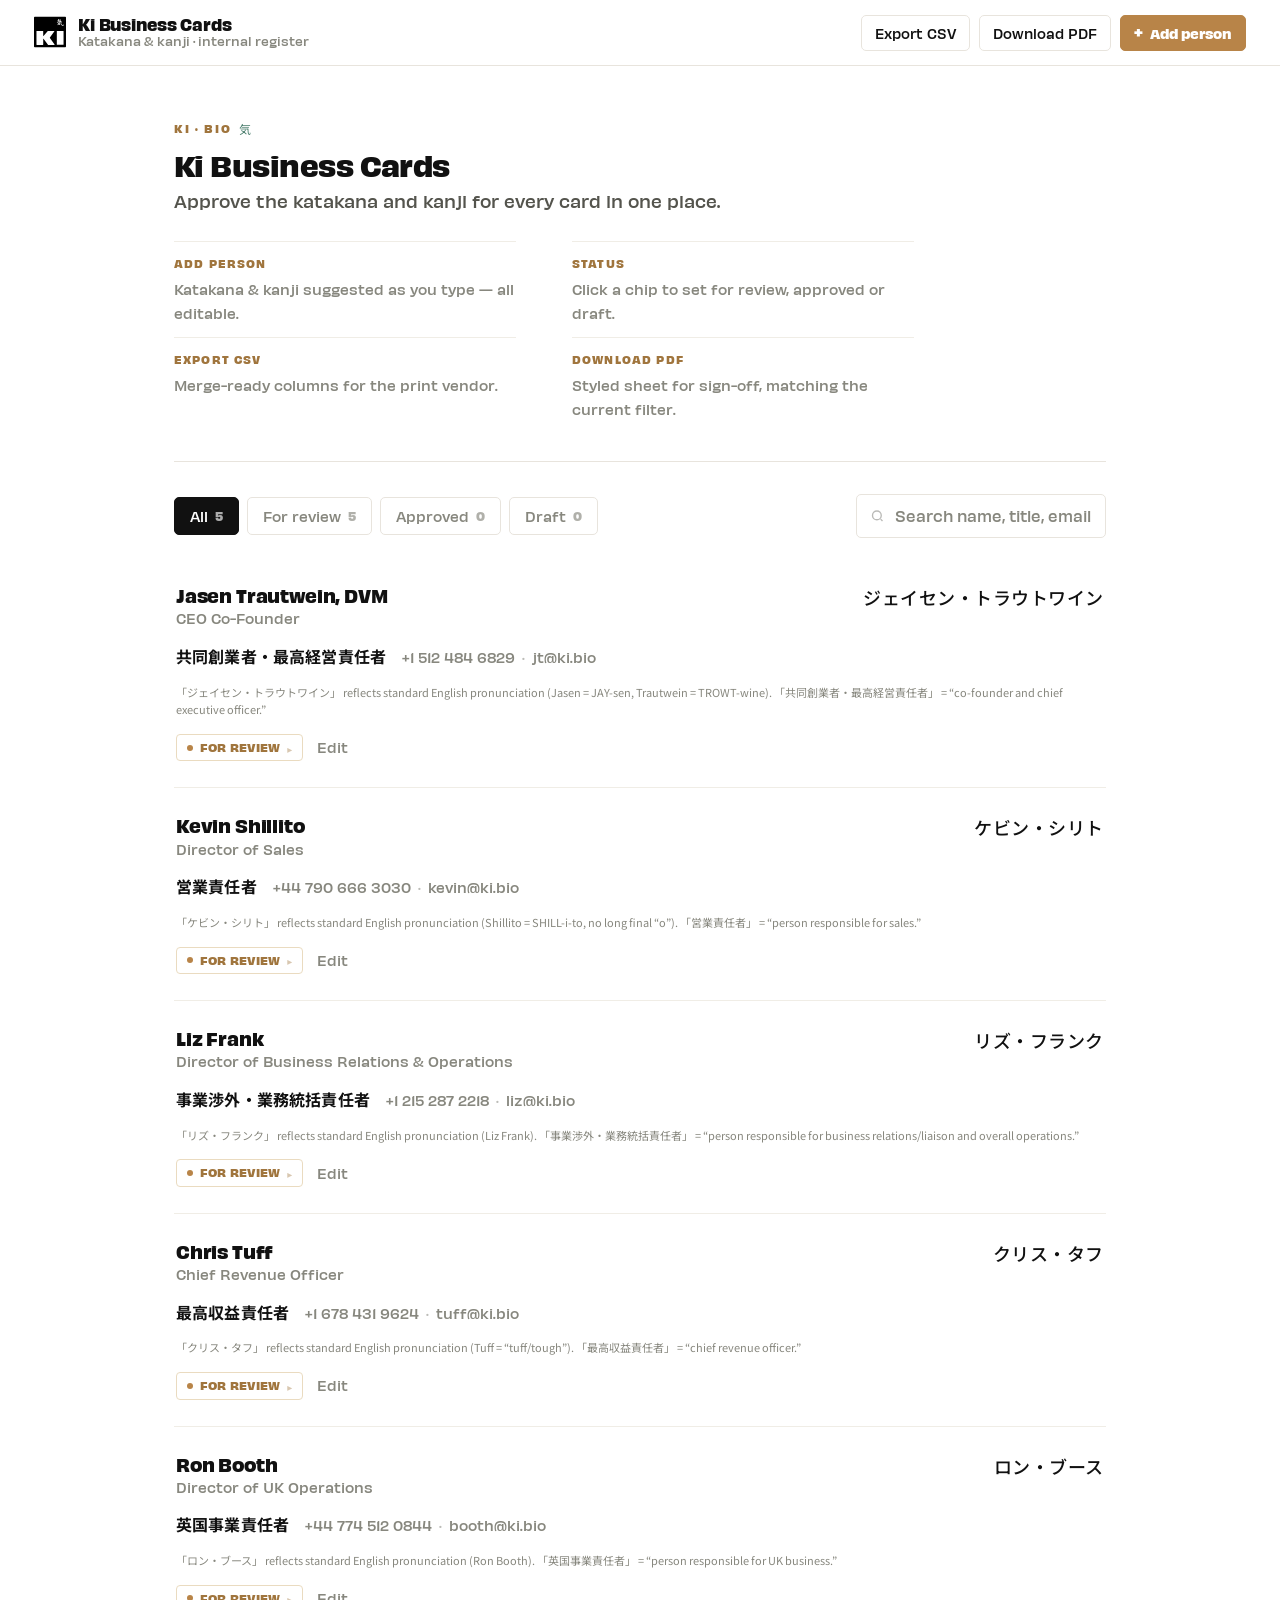
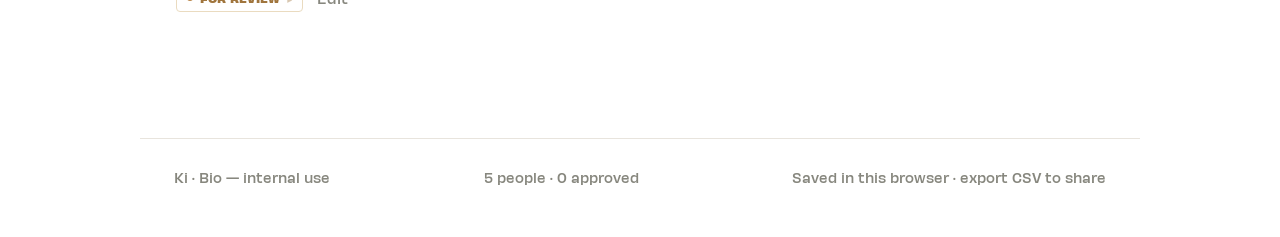
<file: business-cards/index.html>
<!doctype html>
<html lang="en">
<head>
<meta charset="utf-8">
<meta name="viewport" content="width=device-width,initial-scale=1">
<title>Ki · Business Card Names</title>
<meta name="description" content="Ki business card name & title register — katakana + kanji for internal approvals and requests.">
<link rel="preconnect" href="https://fonts.googleapis.com">
<link rel="preconnect" href="https://fonts.gstatic.com" crossorigin>
<link href="https://fonts.googleapis.com/css2?family=Outfit:wght@300;400;500;600;700;800&family=Noto+Sans+JP:wght@300;400;500;700&display=swap" rel="stylesheet">
<style>
/* ---------- Obviously (repo webfonts, same as other Ki tools) ---------- */
@font-face{font-family:'Obviously';font-weight:300;font-style:normal;src:url(../assets/fonts/Obviously-Light.woff2) format('woff2');font-display:swap}
@font-face{font-family:'Obviously';font-weight:500;font-style:normal;src:url(../assets/fonts/Obviously-Medium.woff2) format('woff2');font-display:swap}
@font-face{font-family:'Obviously';font-weight:700;font-style:normal;src:url(../assets/fonts/Obviously-Bold.woff2) format('woff2');font-display:swap}
@font-face{font-family:'Obviously';font-weight:800;font-style:normal;src:url(../assets/fonts/Obviously-Black.woff2) format('woff2');font-display:swap}

:root{
  /* palette lifted from uk.ki.bio */
  --paper:#FFFFFF; --card:#FFFFFF; --wash:#FAFAF9; --hair:#E8E4DD; --hair-2:#F0EDE6;
  --ink:#111111; --ink-2:#54544D; --ink-3:#87877E;
  --gold:#B88448; --gold-2:#A0753D; --gold-wash:#FaF4EA;
  --matcha:#619C8A; --matcha-2:#4E8070; --matcha-wash:#EEF4F1;
  --warn:#C0434A;
  --shadow:0 1px 2px rgba(17,17,17,.03), 0 10px 30px -18px rgba(17,17,17,.18);
  --shadow-lg:0 30px 70px -34px rgba(17,17,17,.34);
}
*{margin:0;padding:0;box-sizing:border-box}
html{-webkit-font-smoothing:antialiased;text-rendering:optimizeLegibility}
body{background:var(--paper);color:var(--ink-2);
  font:500 15px/1.6 'Obviously','Outfit',system-ui,-apple-system,sans-serif}
.jp{font-family:'Noto Sans JP','Obviously',sans-serif;font-weight:400}
button{font:inherit;cursor:pointer;background:none;border:none;color:inherit}
input,textarea,select{font:inherit;color:inherit}
::selection{background:rgba(97,156,138,.20)}
h1,h2,h3{color:var(--ink);font-weight:700;letter-spacing:-.015em;line-height:1.12}
.light{font-weight:300}

/* ---------- top bar ---------- */
#top{position:sticky;top:0;z-index:40;display:flex;align-items:center;justify-content:space-between;
  gap:16px;padding:0 34px;height:66px;background:rgba(255,255,255,.9);backdrop-filter:blur(12px);
  border-bottom:1px solid var(--hair)}
#top .tl{display:flex;align-items:center;gap:12px;min-width:0}
#top .tl .logo{width:32px;height:32px;display:block;flex:none}
#top .wm{font-weight:700;font-size:15px;letter-spacing:-.01em;color:var(--ink);white-space:nowrap;line-height:1.15}
#top .ws{font-weight:500;font-size:11.5px;color:var(--ink-3);white-space:nowrap}
#top .tr{display:flex;align-items:center;gap:9px}

/* ---------- buttons ---------- */
.btn{display:inline-flex;align-items:center;gap:7px;padding:9px 15px;border:1px solid var(--hair);
  border-radius:5px;font-weight:500;font-size:13.5px;color:var(--ink);background:var(--card);
  transition:all .16s;white-space:nowrap}
.btn:hover{border-color:#D6D3C6;box-shadow:var(--shadow)}
.btn.primary{background:#111;border-color:#111;color:#fff;font-weight:700}
.btn.primary:hover{background:#000}
.btn.gold{background:var(--gold);border-color:var(--gold);color:#fff;font-weight:700}
.btn.gold:hover{background:var(--gold-2);box-shadow:0 8px 22px -12px rgba(184,132,72,.7)}
.btn.sm{padding:7px 13px;font-size:12.5px;border-radius:5px}
.btn.link{border-color:transparent;background:transparent;color:var(--matcha-2);padding:7px 8px}
.btn.link:hover{box-shadow:none;color:var(--matcha);text-decoration:underline}
.btn.danger{border-color:transparent;color:var(--warn);background:transparent}
.btn.danger:hover{background:#fbf1ee;box-shadow:none}
.btn[disabled]{opacity:.4;pointer-events:none}
.plus{font-size:16px;line-height:1;margin-top:-1px}

/* ---------- page ---------- */
#wrap{max-width:1000px;margin:0 auto;padding:0 34px 100px}
.hero{padding:48px 0 8px;border-bottom:1px solid var(--hair);margin-bottom:8px}
.hero .eyebrow{display:inline-flex;align-items:center;gap:8px;font-weight:700;font-size:10.5px;
  letter-spacing:.16em;text-transform:uppercase;color:var(--gold-2)}
.hero .eyebrow .jp{color:var(--matcha-2);letter-spacing:.04em;font-size:12px}
.hero h1{font-size:27px;margin-top:11px;letter-spacing:-.02em;font-weight:700}
.hero .lede{font-size:16px;line-height:1.5;color:var(--ink-2);margin-top:10px;font-weight:500}
.uxgrid{display:grid;grid-template-columns:1fr 1fr;gap:0 56px;margin:28px 0 20px;max-width:740px}
.uxitem{padding:13px 0;border-top:1px solid var(--hair-2)}
.uxitem b{display:block;font-weight:700;font-size:10.5px;letter-spacing:.11em;text-transform:uppercase;color:var(--gold-2);margin-bottom:4px}
.uxitem span{font-size:13px;color:var(--ink-3);font-weight:400;line-height:1.5}

.bar{display:flex;align-items:center;justify-content:space-between;gap:16px;margin:32px 0 20px;flex-wrap:wrap}
.fchips{display:flex;gap:8px;flex-wrap:wrap}
.fchip{display:inline-flex;align-items:center;gap:7px;padding:8px 15px;border:1px solid var(--hair);
  border-radius:5px;font-weight:500;font-size:13px;color:var(--ink-3);background:var(--card);transition:all .15s}
.fchip:hover{border-color:#D6D3C6;color:var(--ink-2)}
.fchip.on{background:#111;border-color:#111;color:#fff}
.fchip .n{font-size:11.5px;opacity:.65;font-weight:700}
.search{position:relative}
.search svg{position:absolute;left:14px;top:50%;transform:translateY(-50%);opacity:.4}
#q{width:250px;padding:10px 14px 10px 38px;border:1px solid var(--hair);border-radius:5px;background:var(--card);
  font-size:14px;color:var(--ink);transition:all .15s}
#q:focus{outline:none;border-color:var(--matcha);box-shadow:0 0 0 3px rgba(97,156,138,.14)}
#q::placeholder{color:var(--ink-3)}

/* ---------- list ---------- */
#list{display:flex;flex-direction:column}
.person{display:flex;flex-direction:column;padding:26px 2px;border-top:1px solid var(--hair-2)}
.person:first-child{border-top:none}
.prow{display:flex;gap:32px;justify-content:space-between;align-items:flex-start}
.person .pl{flex:1;min-width:0}
.pname{font-weight:700;font-size:17px;letter-spacing:-.01em;color:var(--ink);line-height:1.3}
.ptitle{font-size:13px;color:var(--ink-3);margin-top:2px;font-weight:500}
.pkanji{display:flex;align-items:baseline;gap:16px;flex-wrap:wrap;margin-top:15px}
.pkanji .k{font-weight:700;font-size:16px;color:var(--ink);letter-spacing:.01em}
.pkanji .contact{font-size:13px;color:var(--ink-3);font-weight:500}
.pkanji .contact .sep{margin:0 7px;opacity:.55}
.person .pr{flex:none;text-align:right;padding-top:1px}
.pjpname{font-size:18px;color:var(--ink);letter-spacing:.03em;font-weight:500;line-height:1.35}
.pnote{font-size:11px;line-height:1.6;color:var(--ink-3);margin-top:14px;font-weight:400;width:100%}
.pnote .jp{color:var(--ink-2)}
.pactions{display:flex;align-items:center;gap:14px;margin-top:15px}

/* status pill (clickable, quiet) */
.spill{display:inline-flex;align-items:center;gap:7px;padding:4px 10px;border-radius:4px;
  font-weight:600;font-size:11px;letter-spacing:.02em;text-transform:uppercase;border:1px solid var(--hair);color:var(--ink-3);background:transparent;
  transition:all .15s;cursor:pointer;white-space:nowrap}
.spill:hover{border-color:#D0CDC2}
.spill .dot{width:6px;height:6px;border-radius:50%;background:var(--ink-3);flex:none}
.spill.approved{color:var(--matcha-2);border-color:#CBE0D8}
.spill.approved .dot{background:var(--matcha)}
.spill.review{color:var(--gold-2);border-color:#EADBC0}
.spill.review .dot{background:var(--gold)}
.spill.draft{color:var(--ink-3);border-color:var(--hair)}
.spill .cyc{opacity:.4;font-size:10px}
.editlink{font-size:13px;color:var(--ink-3);font-weight:500;transition:color .15s}
.editlink:hover{color:var(--matcha-2);text-decoration:underline}
.ownerchip{font-size:12px;color:var(--ink-3)}

.empty{text-align:center;padding:80px 20px;color:var(--ink-3)}
.empty b{display:block;color:var(--ink);font-weight:700;font-size:18px;letter-spacing:-.01em;margin-bottom:8px}
.empty .btn{margin-top:20px}

#foot{max-width:1000px;margin:0 auto;padding:28px 34px 50px;border-top:1px solid var(--hair);
  display:flex;justify-content:space-between;gap:14px;flex-wrap:wrap;font-size:12.5px;color:var(--ink-3)}

/* ---------- modal editor ---------- */
#scrim{position:fixed;inset:0;background:rgba(17,17,17,.32);backdrop-filter:blur(3px);z-index:80;
  display:none;align-items:flex-start;justify-content:center;padding:44px 20px;overflow:auto}
#scrim.on{display:flex}
#modal{background:var(--paper);border-radius:10px;box-shadow:var(--shadow-lg);width:100%;max-width:640px;overflow:hidden}
#modal .mh{display:flex;align-items:flex-start;justify-content:space-between;padding:24px 28px 6px}
#modal .mh h3{font-weight:700;font-size:18px;letter-spacing:-.015em}
#modal .mh p{font-size:13px;color:var(--ink-3);margin-top:3px;font-weight:500}
#modal .mx{width:34px;height:34px;border-radius:9px;color:var(--ink-3);font-size:17px;transition:all .15s;flex:none}
#modal .mx:hover{background:var(--wash);color:var(--ink)}
#modal .mb{padding:14px 28px 8px}
.fgrp{margin-bottom:16px}
.fgrp label{display:flex;align-items:center;gap:8px;font-weight:600;font-size:12.5px;color:var(--ink-2);margin-bottom:7px}
.fgrp input,.fgrp textarea,.fgrp select{width:100%;padding:11px 13px;border:1px solid var(--hair);border-radius:6px;
  background:var(--card);font-size:15px;color:var(--ink);transition:background .5s,border-color .15s,box-shadow .15s}
.fgrp textarea{min-height:72px;resize:vertical;line-height:1.55;font-weight:500}
.fgrp input:focus,.fgrp textarea:focus,.fgrp select:focus{outline:none;border-color:var(--matcha);box-shadow:0 0 0 3px rgba(97,156,138,.14)}
.fgrp input::placeholder,.fgrp textarea::placeholder{color:var(--ink-3)}
.fgrp input.flash,.fgrp textarea.flash{background:#FBF6EC;border-color:#EADBC0}
.frow{display:flex;gap:16px}
.frow .fgrp{flex:1}
.fieldhint{font-size:12px;color:var(--gold-2);margin-top:6px;display:none}
.fieldhint.on{display:block}

/* the "Japanese — auto" panel */
.jpanel{background:var(--wash);border:1px solid var(--hair);border-radius:8px;padding:18px 18px 6px;margin:6px 0 4px}
.jphead{display:flex;align-items:center;justify-content:space-between;gap:12px;margin-bottom:4px}
.jphead .lt{display:flex;align-items:center;gap:9px}
.jphead .lt b{font-weight:700;font-size:13px;letter-spacing:-.005em;color:var(--ink)}
.jbadge{display:inline-flex;align-items:center;gap:6px;font-weight:700;font-size:10.5px;letter-spacing:.02em;
  color:var(--gold-2);background:var(--gold-wash);border:1px solid #EADBC0;border-radius:4px;padding:3px 9px}
.jbadge .dot{width:6px;height:6px;border-radius:50%;background:var(--gold)}
.jphead .jphint{font-size:12px;color:var(--ink-3);font-weight:500}
.tag{font-weight:700;font-size:10px;letter-spacing:.03em;color:var(--gold-2);background:var(--gold-wash);
  border:1px solid #EADBC0;border-radius:4px;padding:2px 8px;display:none}
.tag.on{display:inline-flex;align-items:center}
.tag.edited{color:var(--matcha-2);background:var(--matcha-wash);border-color:#CBE0D8}

#modal .mf{display:flex;align-items:center;justify-content:space-between;gap:12px;padding:16px 28px 22px;margin-top:6px;
  border-top:1px solid var(--hair)}

/* toast */
#toast{position:fixed;bottom:28px;left:50%;transform:translateX(-50%) translateY(16px);opacity:0;
  background:#111;color:#fff;padding:12px 20px;border-radius:11px;font-weight:600;font-size:14px;
  z-index:120;transition:all .25s;pointer-events:none;box-shadow:var(--shadow-lg)}
#toast.on{opacity:1;transform:translateX(-50%) translateY(0)}

/* ---------- print sheet ---------- */
#printroot{display:none}
@media print{
  @page{size:A4;margin:16mm 18mm}
  #top,#wrap,#foot,#scrim,#toast{display:none!important}
  #printroot{display:block}
  body{background:#fff;color:var(--ink)}
  .psheet{font-family:'Obviously','Noto Sans JP',sans-serif}
  .phead{border-bottom:1.5px solid var(--gold);padding-bottom:12px;margin-bottom:22px}
  .pbrand{font-size:11pt;letter-spacing:.16em;font-weight:700;text-transform:uppercase;color:var(--gold-2)}
  .ph1{font-size:18pt;font-weight:700;letter-spacing:-.02em;margin-top:6px;color:var(--ink)}
  .psub{color:var(--ink-3);font-size:10pt;margin-top:4px}
  .pcard{padding:15px 0 14px;border-bottom:1px solid var(--hair);page-break-inside:avoid}
  .pcard:last-child{border-bottom:none}
  .prow{display:flex;justify-content:space-between;align-items:baseline;gap:20px}
  .pnm{font-size:14pt;font-weight:700;letter-spacing:-.01em;color:var(--ink)}
  .ptl{font-size:10pt;color:var(--ink-2);margin-top:2px}
  .pnmjp{font-size:14pt;color:var(--ink)}
  .ptlrow{margin-top:7px;display:flex;align-items:baseline;gap:14px;flex-wrap:wrap}
  .ptljp{font-size:12.5pt;font-weight:700;color:var(--ink)}
  .pcontact{font-size:9.5pt;color:var(--ink-3)}
  .pnote2{margin-top:7px;font-size:9pt;color:var(--ink-2);line-height:1.45;background:var(--wash);
    border:1px solid var(--hair-2);border-radius:6px;padding:8px 11px}
  .pnote2 .jp{color:var(--ink)}
}
</style>
</head>
<body>

<div id="top">
  <div class="tl">
    <img class="logo" src="../assets/logo/Ki_Logo_Black.svg" alt="Ki" onerror="this.style.display='none'">
    <div>
      <div class="wm">Ki Business Cards</div>
      <div class="ws">Katakana &amp; kanji · internal register</div>
    </div>
  </div>
  <div class="tr">
    <button class="btn sm" id="btnCsv">Export CSV</button>
    <button class="btn sm" id="btnPdf">Download PDF</button>
    <button class="btn gold sm" id="btnAdd"><span class="plus">+</span> Add person</button>
  </div>
</div>

<div id="wrap">
  <div class="hero">
    <div class="eyebrow">Ki · Bio <span class="jp">気</span></div>
    <h1>Ki Business Cards</h1>
    <p class="lede">Approve the katakana and kanji for every card in one place.</p>
    <div class="uxgrid">
      <div class="uxitem"><b>Add person</b><span>Katakana &amp; kanji suggested as you type — all editable.</span></div>
      <div class="uxitem"><b>Status</b><span>Click a chip to set for review, approved or draft.</span></div>
      <div class="uxitem"><b>Export CSV</b><span>Merge-ready columns for the print vendor.</span></div>
      <div class="uxitem"><b>Download PDF</b><span>Styled sheet for sign-off, matching the current filter.</span></div>
    </div>
  </div>

  <div class="bar">
    <div class="fchips" id="filters">
      <button class="fchip on" data-f="all">All <span class="n" data-c="all"></span></button>
      <button class="fchip" data-f="review">For review <span class="n" data-c="review"></span></button>
      <button class="fchip" data-f="approved">Approved <span class="n" data-c="approved"></span></button>
      <button class="fchip" data-f="draft">Draft <span class="n" data-c="draft"></span></button>
    </div>
    <div class="search">
      <svg width="15" height="15" viewBox="0 0 24 24" fill="none" stroke="currentColor" stroke-width="2.2"><circle cx="11" cy="11" r="7"/><path d="m20 20-3-3"/></svg>
      <input id="q" placeholder="Search name, title, email…">
    </div>
  </div>

  <div id="list"></div>
</div>

<div id="foot">
  <span>Ki · Bio — internal use</span>
  <span id="footcount"></span>
  <span>Saved in this browser · export CSV to share</span>
</div>

<!-- editor modal -->
<div id="scrim">
  <div id="modal">
    <div class="mh">
      <div>
        <h3 id="mTitle">Add person</h3>
        <p id="mSubtitle">Fill in the English fields — the Japanese fills in as you type.</p>
      </div>
      <button class="mx" id="mClose">✕</button>
    </div>
    <div class="mb">
      <div class="fgrp">
        <label>Name (English)</label>
        <input id="f_name" placeholder="e.g. Kevin Shillito" autocomplete="off">
      </div>
      <div class="fgrp">
        <label>Title (English)</label>
        <input id="f_title" placeholder="e.g. Director of Sales" autocomplete="off">
      </div>
      <div class="frow">
        <div class="fgrp">
          <label>Phone</label>
          <input id="f_phone" placeholder="+44 …" autocomplete="off">
        </div>
        <div class="fgrp">
          <label>Email</label>
          <input id="f_email" placeholder="name@ki.bio" autocomplete="off">
        </div>
      </div>

      <div class="jpanel">
        <div class="jphead">
          <div class="lt"><b>Japanese</b><span class="jbadge"><span class="dot"></span>Suggested automatically</span></div>
          <button class="btn sm" id="mResuggest" type="button">↻ Re-suggest</button>
        </div>
        <div class="jphead" style="margin:0 0 12px"><span class="jphint">Filled from the English above. Edit any field — your version is kept.</span></div>
        <div class="frow">
          <div class="fgrp">
            <label>Name — katakana <span class="tag" id="tag_namejp">auto</span></label>
            <input id="f_namejp" class="jp" placeholder="type a name above…" autocomplete="off">
            <div class="fieldhint" id="hint_namejp">No dictionary match — this is a phonetic guess, please verify.</div>
          </div>
          <div class="fgrp">
            <label>Title — kanji <span class="tag" id="tag_titlejp">auto</span></label>
            <input id="f_titlejp" class="jp" placeholder="type a title above…" autocomplete="off">
            <div class="fieldhint" id="hint_titlejp">No standard match yet — finish the title or type the kanji.</div>
          </div>
        </div>
        <div class="fgrp">
          <label>Explainer note <span class="tag" id="tag_note">auto</span></label>
          <textarea id="f_note" class="jp" placeholder="A one-line explainer is written for you…"></textarea>
        </div>
      </div>

      <div class="frow" style="margin-top:16px">
        <div class="fgrp">
          <label>Status</label>
          <select id="f_status">
            <option value="review">For review</option>
            <option value="approved">Approved</option>
            <option value="draft">Draft</option>
          </select>
        </div>
        <div class="fgrp">
          <label>Requested / owned by (optional)</label>
          <input id="f_by" placeholder="Your name" autocomplete="off">
        </div>
      </div>
    </div>
    <div class="mf">
      <button class="btn danger sm" id="mDelete" style="visibility:hidden">Delete</button>
      <div style="display:flex;gap:10px">
        <button class="btn" id="mCancel">Cancel</button>
        <button class="btn gold" id="mSave">Save person</button>
      </div>
    </div>
  </div>
</div>

<div id="printroot"></div>
<div id="toast"></div>

<script>
/* =========================================================================
   Ki Business Card Name Register — standalone, no backend.
   Data persists in this browser (localStorage). Export CSV to share.
   ========================================================================= */
"use strict";

/* ---------- auto-suggest dictionaries (no API) ---------- */
const KNOWN_NAMES = {
  "jasen trautwein":"ジェイセン・トラウトワイン","kevin shillito":"ケビン・シリト",
  "liz frank":"リズ・フランク","chris tuff":"クリス・タフ","ron booth":"ロン・ブース"
};
const CREDS = new Set(["dvm","md","phd","mba","jr","sr","ii","iii","iv","esq","cfa","cpa","dds","rn","do"]);
const FIRST = {
  jasen:"ジェイセン",jason:"ジェイソン",kevin:"ケビン",chris:"クリス",christopher:"クリストファー",
  liz:"リズ",elizabeth:"エリザベス",ron:"ロン",ronald:"ロナルド",john:"ジョン",james:"ジェームズ",
  michael:"マイケル",mike:"マイク",david:"デイビッド",dave:"デイブ",robert:"ロバート",rob:"ロブ",
  william:"ウィリアム",will:"ウィル",richard:"リチャード",rick:"リック",thomas:"トーマス",tom:"トム",
  mark:"マーク",paul:"ポール",steven:"スティーブン",steve:"スティーブ",andrew:"アンドリュー",andy:"アンディ",
  daniel:"ダニエル",dan:"ダン",matthew:"マシュー",matt:"マット",anthony:"アンソニー",tony:"トニー",
  peter:"ピーター",pete:"ピート",george:"ジョージ",edward:"エドワード",ed:"エド",brian:"ブライアン",
  scott:"スコット",gary:"ゲイリー",tim:"ティム",timothy:"ティモシー",joseph:"ジョセフ",joe:"ジョー",
  charles:"チャールズ",charlie:"チャーリー",frank:"フランク",jack:"ジャック",henry:"ヘンリー",
  patrick:"パトリック",sean:"ショーン",ryan:"ライアン",justin:"ジャスティン",jacob:"ジェイコブ",
  nathan:"ネイサン",aaron:"アーロン",adam:"アダム",alan:"アラン",kyle:"カイル",jordan:"ジョーダン",
  eric:"エリック",kenneth:"ケネス",ken:"ケン",gregory:"グレゴリー",greg:"グレッグ",jeremy:"ジェレミー",
  sarah:"サラ",sara:"サラ",jennifer:"ジェニファー",jen:"ジェン",jessica:"ジェシカ",emily:"エミリー",
  emma:"エマ",olivia:"オリビア",amy:"エイミー",laura:"ローラ",anna:"アンナ",anne:"アン",ann:"アン",
  katie:"ケイティ",kate:"ケイト",katherine:"キャサリン",catherine:"キャサリン",rachel:"レイチェル",
  rebecca:"レベッカ",becky:"ベッキー",hannah:"ハンナ",grace:"グレース",sophie:"ソフィー",sophia:"ソフィア",
  chloe:"クロエ",megan:"ミーガン",nicole:"ニコール",michelle:"ミシェル",lisa:"リサ",karen:"カレン",
  susan:"スーザン",sue:"スー",nancy:"ナンシー",mary:"メアリー",patricia:"パトリシア",linda:"リンダ",
  barbara:"バーバラ",helen:"ヘレン",claire:"クレア",clare:"クレア",julia:"ジュリア",julie:"ジュリー",
  victoria:"ヴィクトリア",vicky:"ヴィッキー",diane:"ダイアン",donna:"ドナ",carol:"キャロル",sharon:"シャロン",
  amanda:"アマンダ",melissa:"メリッサ",stephanie:"ステファニー",angela:"アンジェラ",heather:"ヘザー",
  natalie:"ナタリー",lauren:"ローレン",abigail:"アビゲイル",abby:"アビー",zoe:"ゾーイ",ellie:"エリー",
  bella:"ベラ",isabella:"イザベラ",lucy:"ルーシー",molly:"モリー",holly:"ホリー",daisy:"デイジー",
  ruby:"ルビー",poppy:"ポピー",jasmine:"ジャスミン",maya:"マヤ",mia:"ミア",lily:"リリー"
};
const SUR = {
  trautwein:"トラウトワイン",shillito:"シリト",frank:"フランク",tuff:"タフ",booth:"ブース",
  smith:"スミス",johnson:"ジョンソン",williams:"ウィリアムズ",brown:"ブラウン",jones:"ジョーンズ",
  garcia:"ガルシア",miller:"ミラー",davis:"デイビス",rodriguez:"ロドリゲス",martinez:"マルティネス",
  wilson:"ウィルソン",anderson:"アンダーソン",taylor:"テイラー",thomas:"トーマス",moore:"ムーア",
  jackson:"ジャクソン",martin:"マーティン",lee:"リー",thompson:"トンプソン",white:"ホワイト",
  harris:"ハリス",clark:"クラーク",lewis:"ルイス",robinson:"ロビンソン",walker:"ウォーカー",
  young:"ヤング",allen:"アレン",king:"キング",wright:"ライト",hill:"ヒル",green:"グリーン",
  adams:"アダムス",baker:"ベイカー",nelson:"ネルソン",carter:"カーター",mitchell:"ミッチェル",
  roberts:"ロバーツ",phillips:"フィリップス",evans:"エバンス",turner:"ターナー",parker:"パーカー",
  collins:"コリンズ",edwards:"エドワーズ",stewart:"スチュワート",morris:"モリス",murphy:"マーフィー",
  cook:"クック",rogers:"ロジャース",morgan:"モーガン",bell:"ベル",bailey:"ベイリー",cooper:"クーパー",
  richardson:"リチャードソン",cox:"コックス",howard:"ハワード",ward:"ウォード",watson:"ワトソン",
  brooks:"ブルックス",gray:"グレイ",james:"ジェームズ",price:"プライス",bennett:"ベネット",
  wood:"ウッド",barnes:"バーンズ",ross:"ロス",henderson:"ヘンダーソン",coleman:"コールマン",
  hughes:"ヒューズ",murray:"マレー",foster:"フォスター",kelly:"ケリー",palmer:"パーマー",
  webb:"ウェッブ",holmes:"ホームズ",black:"ブラック",butler:"バトラー",fox:"フォックス",
  shaw:"ショー",ellis:"エリス",owen:"オーウェン",reid:"リード",graham:"グラハム",knight:"ナイト",
  chen:"チェン",wang:"ワン",li:"リー",zhang:"チャン",liu:"リュウ",yang:"ヤン",huang:"ホァン",
  wu:"ウー",zhou:"ジョウ",lin:"リン",kim:"キム",park:"パク",choi:"チェ",kang:"カン",
  patel:"パテル",singh:"シン",kumar:"クマール",sharma:"シャルマ",nair:"ナイル",gupta:"グプタ",
  khan:"カーン",ali:"アリ",ahmed:"アフメド",hassan:"ハッサン",nguyen:"グエン",tran:"チャン",
  sato:"サトウ",tanaka:"タナカ",suzuki:"スズキ",yamamoto:"ヤマモト",cohen:"コーエン",levy:"レヴィ",
  silva:"シルバ",santos:"サントス",rossi:"ロッシ",muller:"ミュラー",schmidt:"シュミット",
  okafor:"オカフォー",mensah:"メンサ",osei:"オセイ",dubois:"デュボワ",bernard:"ベルナール"
};
function romajiToKana(word){
  let s=(word||"").toLowerCase().replace(/[^a-z]/g,"");
  if(!s) return "";
  s=s.replace(/tch/g,"ch").replace(/sch/g,"sh").replace(/ck/g,"k").replace(/ph/g,"f")
     .replace(/wh/g,"w").replace(/ght/g,"to").replace(/gh/g,"").replace(/x/g,"ks")
     .replace(/qu/g,"kw").replace(/q/g,"k").replace(/th/g,"s")
     .replace(/c(?=[eiy])/g,"s").replace(/c(?!h)/g,"k");
  s=s.replace(/ee|ea|ie/g,"i_").replace(/oo/g,"u_")
     .replace(/ai|ay|ei|ey/g,"ei").replace(/oa|au|aw|ou|ow/g,"o_")
     .replace(/oi|oy/g,"oi").replace(/ew/g,"yu_");
  s=s.replace(/([bdfgklmnprstvz])e$/,"$1");
  const ROW={
    k:["カ","キ","ク","ケ","コ"],g:["ガ","ギ","グ","ゲ","ゴ"],
    s:["サ","シ","ス","セ","ソ"],z:["ザ","ジ","ズ","ゼ","ゾ"],
    t:["タ","ティ","トゥ","テ","ト"],d:["ダ","ディ","ドゥ","デ","ド"],
    n:["ナ","ニ","ヌ","ネ","ノ"],h:["ハ","ヒ","フ","ヘ","ホ"],
    f:["ファ","フィ","フ","フェ","フォ"],b:["バ","ビ","ブ","ベ","ボ"],
    p:["パ","ピ","プ","ペ","ポ"],m:["マ","ミ","ム","メ","モ"],
    y:["ヤ","イ","ユ","イェ","ヨ"],r:["ラ","リ","ル","レ","ロ"],
    w:["ワ","ウィ","ウ","ウェ","ウォ"],v:["ヴァ","ヴィ","ヴ","ヴェ","ヴォ"],
    j:["ジャ","ジ","ジュ","ジェ","ジョ"],
    ch:["チャ","チ","チュ","チェ","チョ"],sh:["シャ","シ","シュ","シェ","ショ"],ts:["ツァ","ツィ","ツ","ツェ","ツォ"]
  };
  const CODA={k:"ク",g:"グ",s:"ス",z:"ズ",t:"ト",d:"ド",n:"ン",h:"フ",f:"フ",b:"ブ",p:"プ",m:"ム",
    r:"",l:"ル",v:"ヴ",ch:"チ",sh:"シュ",j:"ジ",y:"イ",w:"",ts:"ツ"};
  const VI={a:0,i:1,u:2,e:3,o:4}, SOLO={a:"ア",i:"イ",u:"ウ",e:"エ",o:"オ"};
  const isV=c=>"aiueo".includes(c);
  let out="",i=0;
  while(i<s.length){
    const c=s[i];
    if(c==="_"){out+="ー";i++;continue;}
    let cons="",two=s.substr(i,2);
    if(two==="sh"||two==="ch"||two==="ts"){cons=two;i+=2;}
    else if(!isV(c)){cons=c==="l"?"l":c;i+=1;}
    if(cons){
      const key=cons==="l"?"r":cons, row=ROW[key], v=s[i];
      if(row&&isV(v)){out+=row[VI[v]];i++;}
      else{out+=(CODA[cons]!==undefined?CODA[cons]:(row?row[2]:""));}
    } else if(isV(c)){ out+=SOLO[c];i++; } else { i++; }
  }
  return out.replace(/ー+/g,"ー");
}
function nameToKana(name){
  const raw=(name||"").trim();
  if(!raw) return {jp:"",auto:false};
  const cleanParts=raw.split(/\s+/).filter(p=>!CREDS.has(p.toLowerCase().replace(/[.,]/g,"")));
  const key=cleanParts.join(" ").toLowerCase().replace(/[.,]/g,"");
  if(KNOWN_NAMES[key]) return {jp:KNOWN_NAMES[key],auto:false};
  let auto=false;
  const kana=cleanParts.map((p,idx)=>{
    const w=p.toLowerCase().replace(/[.,']/g,"");
    if(idx===0 && FIRST[w]) return FIRST[w];
    if(SUR[w]) return SUR[w];
    if(FIRST[w]) return FIRST[w];
    auto=true; return romajiToKana(w);
  });
  return {jp:kana.filter(Boolean).join("・"),auto};
}
const DOMAIN = {
  "sales":["営業","sales"],"marketing":["マーケティング","marketing"],
  "operations":["業務","operations"],"operation":["業務","operations"],
  "business":["事業","business"],"business relations":["事業渉外","business relations"],
  "business development":["事業開発","business development"],
  "revenue":["収益","revenue"],"finance":["財務","finance"],"financial":["財務","finance"],
  "technology":["技術","technology"],"technical":["技術","technology"],"engineering":["技術","engineering"],
  "product":["製品","product"],"people":["人事","people"],"hr":["人事","HR"],"human resources":["人事","human resources"],
  "legal":["法務","legal"],"communications":["広報","communications"],"comms":["広報","communications"],
  "partnerships":["提携","partnerships"],"partnership":["提携","partnerships"],
  "growth":["成長","growth"],"strategy":["戦略","strategy"],"design":["デザイン","design"],
  "brand":["ブランド","brand"],"creative":["クリエイティブ","creative"],"retail":["小売","retail"],
  "ecommerce":["EC","e-commerce"],"e-commerce":["EC","e-commerce"],
  "customer success":["カスタマーサクセス","customer success"],"supply chain":["サプライチェーン","supply chain"],
  "uk operations":["英国事業","UK operations"],"us operations":["米国事業","US operations"],
  "u.s. operations":["米国事業","US operations"],"europe":["欧州事業","Europe"],
  "north america":["北米事業","North America"],"security":["セキュリティ","security"],
  "information security":["情報セキュリティ","information security"],"data":["データ","data"]
};
const EXACT = {
  "ceo":["最高経営責任者","chief executive officer"],
  "chief executive officer":["最高経営責任者","chief executive officer"],
  "coo":["最高執行責任者","chief operating officer"],
  "chief operating officer":["最高執行責任者","chief operating officer"],
  "cfo":["最高財務責任者","chief financial officer"],
  "chief financial officer":["最高財務責任者","chief financial officer"],
  "cto":["最高技術責任者","chief technology officer"],
  "chief technology officer":["最高技術責任者","chief technology officer"],
  "cmo":["最高マーケティング責任者","chief marketing officer"],
  "chief marketing officer":["最高マーケティング責任者","chief marketing officer"],
  "cro":["最高収益責任者","chief revenue officer"],
  "chief revenue officer":["最高収益責任者","chief revenue officer"],
  "cpo":["最高製品責任者","chief product officer"],
  "chief product officer":["最高製品責任者","chief product officer"],
  "co-founder":["共同創業者","co-founder"],"cofounder":["共同創業者","co-founder"],
  "founder":["創業者","founder"],"president":["社長","president"],
  "vice president":["副社長","vice president"],"vp":["副社長","vice president"],
  "managing director":["代表取締役","managing director"],"director":["ディレクター","director"],
  "director of sales":["営業責任者","person responsible for sales"],
  "head of sales":["営業責任者","person responsible for sales"],
  "director of marketing":["マーケティング責任者","person responsible for marketing"],
  "head of marketing":["マーケティング責任者","person responsible for marketing"],
  "director of operations":["業務統括責任者","person responsible for overall operations"],
  "head of operations":["業務統括責任者","person responsible for overall operations"],
  "director of uk operations":["英国事業責任者","person responsible for UK business"],
  "director of business relations & operations":["事業渉外・業務統括責任者","person responsible for business relations/liaison and overall operations"],
  "sales manager":["営業部長","sales manager"],"marketing manager":["マーケティング部長","marketing manager"],
  "general manager":["統括部長","general manager"],"account executive":["営業担当","account executive"],
  "account manager":["顧客担当マネージャー","account manager"],
  "ceo co-founder":["共同創業者・最高経営責任者","co-founder and chief executive officer"],
  "ceo & co-founder":["共同創業者・最高経営責任者","co-founder and chief executive officer"],
  "co-founder & ceo":["共同創業者・最高経営責任者","co-founder and chief executive officer"],
  "founder & ceo":["創業者・最高経営責任者","founder and chief executive officer"]
};
function resolveSegment(seg){
  seg=seg.trim(); if(!seg) return null;
  if(EXACT[seg]) return {jp:EXACT[seg][0],gloss:EXACT[seg][1],auto:false};
  let m;
  if((m=seg.match(/^chief\s+(.+?)\s+officer$/))){
    const d=DOMAIN[m[1]];
    if(d) return {jp:"最高"+d[0]+"責任者",gloss:"chief "+d[1]+" officer",auto:false};
    return {jp:"",gloss:"chief "+m[1]+" officer",auto:true};
  }
  if((m=seg.match(/^(?:director|head|vp|vice president)\s+of\s+(.+)$/))){
    const d=DOMAIN[m[1]];
    if(d) return {jp:d[0]+"責任者",gloss:"person responsible for "+d[1],auto:false};
    return {jp:"",gloss:"person responsible for "+m[1],auto:true};
  }
  if((m=seg.match(/^(.+?)\s+(manager|lead)$/))){
    const d=DOMAIN[m[1]];
    if(d) return {jp:d[0]+(m[2]==="lead"?"リーダー":"マネージャー"),gloss:m[1]+" "+m[2],auto:false};
  }
  return {jp:"",gloss:seg,auto:true};
}
function titleToKanji(title){
  let s=(title||"").trim().toLowerCase().replace(/\s+/g," ")
        .replace(/\band\b/g,"&").replace(/\s*&\s*/g," & ").replace(/\s*\/\s*/g," & ")
        .replace(/co[\s-]?founder/g,"co-founder");
  if(!s) return {jp:"",gloss:"",auto:false};
  if(EXACT[s]) return {jp:EXACT[s][0],gloss:EXACT[s][1],auto:false};
  const segs=s.split(/\s*(?:&|,)\s*/).map(x=>x.trim()).filter(Boolean);
  if(segs.length>1){
    const parts=segs.map(resolveSegment).filter(Boolean);
    const jp=parts.map(p=>p.jp).filter(Boolean).join("・");
    const gloss=parts.map(p=>p.gloss).filter(Boolean).join(" and ");
    const auto=parts.some(p=>p.auto)||parts.some(p=>!p.jp);
    return {jp,gloss,auto};
  }
  return resolveSegment(s)||{jp:"",gloss:s,auto:true};
}
function buildNote(namejp,titlejp,gloss){
  const a = namejp ? "「"+namejp+"」 reflects standard English pronunciation." : "";
  const b = (titlejp&&gloss) ? " 「"+titlejp+"」 = “"+gloss+".”" : "";
  return (a+b).trim();
}
function suggestAll(name,title){
  const n=nameToKana(name), t=titleToKanji(title);
  return {namejp:n.jp,nameAuto:n.auto,titlejp:t.jp,gloss:t.gloss,titleAuto:t.auto,
          note:buildNote(n.jp,t.jp,t.gloss),auto:(n.auto||t.auto||(!t.jp&&!!title))};
}

/* ---------- seed data (the 5 approved) ---------- */
const SEED = [
  {name:"Jasen Trautwein, DVM",title:"CEO Co-Founder",phone:"+1 512 484 6829",email:"jt@ki.bio",
   namejp:"ジェイセン・トラウトワイン",titlejp:"共同創業者・最高経営責任者",
   note:"「ジェイセン・トラウトワイン」 reflects standard English pronunciation (Jasen = JAY-sen, Trautwein = TROWT-wine). 「共同創業者・最高経営責任者」 = “co-founder and chief executive officer.”",
   status:"review",by:""},
  {name:"Kevin Shillito",title:"Director of Sales",phone:"+44 790 666 3030",email:"kevin@ki.bio",
   namejp:"ケビン・シリト",titlejp:"営業責任者",
   note:"「ケビン・シリト」 reflects standard English pronunciation (Shillito = SHILL-i-to, no long final “o”). 「営業責任者」 = “person responsible for sales.”",
   status:"review",by:""},
  {name:"Liz Frank",title:"Director of Business Relations & Operations",phone:"+1 215 287 2218",email:"liz@ki.bio",
   namejp:"リズ・フランク",titlejp:"事業渉外・業務統括責任者",
   note:"「リズ・フランク」 reflects standard English pronunciation (Liz Frank). 「事業渉外・業務統括責任者」 = “person responsible for business relations/liaison and overall operations.”",
   status:"review",by:""},
  {name:"Chris Tuff",title:"Chief Revenue Officer",phone:"+1 678 431 9624",email:"tuff@ki.bio",
   namejp:"クリス・タフ",titlejp:"最高収益責任者",
   note:"「クリス・タフ」 reflects standard English pronunciation (Tuff = “tuff/tough”). 「最高収益責任者」 = “chief revenue officer.”",
   status:"review",by:""},
  {name:"Ron Booth",title:"Director of UK Operations",phone:"+44 774 512 0844",email:"booth@ki.bio",
   namejp:"ロン・ブース",titlejp:"英国事業責任者",
   note:"「ロン・ブース」 reflects standard English pronunciation (Ron Booth). 「英国事業責任者」 = “person responsible for UK business.”",
   status:"review",by:""}
];

/* ---------- state ---------- */
const LS_KEY="ki-bizcard-register-v1";
let DATA=[], filter="all", query="", editId=null;
const STATUS_ORDER=["review","approved","draft"];
const STATUS_LABEL={approved:"Approved",review:"For review",draft:"Draft"};
// per-field manual-edit flags + last auto values (reset per modal open)
let dirty={namejp:false,titlejp:false,note:false};
let lastAuto={namejp:"",titlejp:"",note:""};

function uid(){return "p"+Date.now().toString(36)+Math.random().toString(36).slice(2,6);}
function load(){
  try{const raw=localStorage.getItem(LS_KEY); if(raw){DATA=JSON.parse(raw);return;}}catch(e){}
  DATA=SEED.map(s=>Object.assign({id:uid()},s)); save();
}
function save(){try{localStorage.setItem(LS_KEY,JSON.stringify(DATA));}catch(e){}}
function esc(s){return (s==null?"":String(s)).replace(/[&<>"']/g,m=>({"&":"&amp;","<":"&lt;",">":"&gt;",'"':"&quot;","'":"&#39;"}[m]));}

/* ---------- render list ---------- */
function statusPill(s){
  return '<button class="spill '+s+' act-status" title="Click to change status">'
    +'<span class="dot"></span>'+(STATUS_LABEL[s]||s)+'<span class="cyc">▸</span></button>';
}
function filteredRows(){
  const q=query.trim().toLowerCase();
  return DATA.filter(r=>{
    if(filter!=="all" && r.status!==filter) return false;
    if(!q) return true;
    return [r.name,r.title,r.email,r.namejp,r.titlejp].some(v=>(v||"").toLowerCase().includes(q));
  });
}
function render(){
  const list=document.getElementById("list");
  const rows=filteredRows();
  if(!rows.length){
    list.innerHTML='<div class="empty"><b>Nothing here yet</b>'
      +(filter==="all"?'Add the first person to get started.':'No people with this status.')
      +'<div><button class="btn gold" onclick="openEditor(null)"><span class="plus">+</span> Add person</button></div></div>';
  } else {
    list.innerHTML=rows.map(r=>{
      const contact=[r.phone,r.email].filter(Boolean).map(esc).join('<span class="sep">·</span>');
      const owner=r.by?'<span class="ownerchip">'+esc(r.by)+'</span>':'';
      return '<div class="person" data-id="'+r.id+'">'
        +'<div class="prow">'
          +'<div class="pl">'
            +'<div class="pname">'+esc(r.name||"Untitled")+'</div>'
            +'<div class="ptitle">'+esc(r.title||"")+'</div>'
            +'<div class="pkanji"><span class="k jp">'+esc(r.titlejp||"—")+'</span>'
              +(contact?'<span class="contact">'+contact+'</span>':'')+'</div>'
          +'</div>'
          +'<div class="pr"><div class="pjpname jp">'+esc(r.namejp||"—")+'</div></div>'
        +'</div>'
        +(r.note?'<div class="pnote jp">'+esc(r.note)+'</div>':'')
        +'<div class="pactions">'+statusPill(r.status)
          +'<button class="editlink act-edit">Edit</button>'+owner+'</div>'
      +'</div>';
    }).join("");
  }
  const counts={all:DATA.length,review:0,approved:0,draft:0};
  DATA.forEach(r=>counts[r.status]=(counts[r.status]||0)+1);
  document.querySelectorAll(".fchip .n").forEach(el=>{el.textContent=counts[el.dataset.c]||0;});
  document.getElementById("footcount").textContent=DATA.length+" people · "+(counts.approved||0)+" approved";
}

/* ---------- editor ---------- */
const $=id=>document.getElementById(id);
function flash(el){el.classList.add("flash");setTimeout(()=>el.classList.remove("flash"),650);}
function setTag(id,state){ // state: 'auto' | 'edited' | 'off'
  const t=$("tag_"+id); if(!t) return;
  t.classList.toggle("on", state!=="off");
  t.classList.toggle("edited", state==="edited");
  t.textContent = state==="edited" ? "edited" : "auto";
}
function reflectHints(){
  const titleVal=$("f_title").value.trim();
  const namejp=$("f_namejp").value.trim(), titlejp=$("f_titlejp").value.trim();
  // katakana phonetic-guess hint (only when auto & unknown)
  const nSug=nameToKana($("f_name").value);
  $("hint_namejp").classList.toggle("on", !dirty.namejp && !!namejp && nSug.auto);
  // title no-match hint
  const tSug=titleToKanji(titleVal);
  $("hint_titlejp").classList.toggle("on", !dirty.titlejp && !!titleVal && !tSug.jp);
}
function openEditor(id){
  editId=id||null;
  dirty={namejp:false,titlejp:false,note:false};
  lastAuto={namejp:"",titlejp:"",note:""};
  const r = id ? DATA.find(x=>x.id===id) : null;
  $("mTitle").textContent = id ? "Edit person" : "Add person";
  $("mSubtitle").textContent = id ? "Change the English and the Japanese re-suggests. Your manual edits are kept."
                                  : "Fill in the English fields — the Japanese fills in as you type.";
  $("f_name").value=r?r.name:""; $("f_title").value=r?r.title:"";
  $("f_phone").value=r?r.phone:""; $("f_email").value=r?r.email:"";
  $("f_namejp").value=r?r.namejp:""; $("f_titlejp").value=r?r.titlejp:"";
  $("f_note").value=r?r.note:""; $("f_status").value=r?r.status:"review";
  $("f_by").value=r?(r.by||""):"";
  // existing records: JP is saved/curated → show nothing as "auto" until English is changed
  setTag("namejp","off"); setTag("titlejp","off"); setTag("note","off");
  $("hint_namejp").classList.remove("on"); $("hint_titlejp").classList.remove("on");
  $("mDelete").style.visibility = id ? "visible":"hidden";
  $("scrim").classList.add("on");
  setTimeout(()=>$("f_name").focus(),40);
}
window.openEditor=openEditor;
function closeEditor(){$("scrim").classList.remove("on");editId=null;}

/* recompute suggestions from the English fields */
function runSuggest(force){
  const s=suggestAll($("f_name").value,$("f_title").value);
  if(force){dirty={namejp:false,titlejp:false,note:false};}
  // name katakana
  if(!dirty.namejp){
    if(s.namejp && s.namejp!==$("f_namejp").value){$("f_namejp").value=s.namejp;flash($("f_namejp"));}
    else if(!s.namejp && lastAuto.namejp){$("f_namejp").value="";}
    lastAuto.namejp=s.namejp;
    setTag("namejp", s.namejp ? "auto":"off");
  }
  // title kanji
  if(!dirty.titlejp){
    if(s.titlejp && s.titlejp!==$("f_titlejp").value){$("f_titlejp").value=s.titlejp;flash($("f_titlejp"));}
    else if(!s.titlejp && lastAuto.titlejp){$("f_titlejp").value="";}
    lastAuto.titlejp=s.titlejp;
    setTag("titlejp", s.titlejp ? "auto":"off");
  }
  // note (from whatever is currently in the JP fields)
  if(!dirty.note){
    const nv=buildNote($("f_namejp").value.trim(),$("f_titlejp").value.trim(),s.gloss);
    if(nv!==$("f_note").value){$("f_note").value=nv;flash($("f_note"));}
    lastAuto.note=nv;
    setTag("note", nv ? "auto":"off");
  }
  reflectHints();
}
function saveEditor(){
  const rec={ id: editId||uid(),
    name:$("f_name").value.trim(), title:$("f_title").value.trim(),
    phone:$("f_phone").value.trim(), email:$("f_email").value.trim(),
    namejp:$("f_namejp").value.trim(), titlejp:$("f_titlejp").value.trim(),
    note:$("f_note").value.trim(), status:$("f_status").value, by:$("f_by").value.trim() };
  if(!rec.name){toast("Add a name first");$("f_name").focus();return;}
  if(editId){const i=DATA.findIndex(x=>x.id===editId);DATA[i]=rec;}
  else DATA.unshift(rec);
  save();render();closeEditor();toast(editId?"Saved":"Person added");
}

/* ---------- CSV ---------- */
function csvCell(v){v=(v==null?"":String(v));return /[",\n]/.test(v)?'"'+v.replace(/"/g,'""')+'"':v;}
function exportCSV(){
  const cols=["Name_EN","Name_JP","Title_EN","Title_JP","Phone","Email","Note","Status","Owner"];
  const lines=[cols.join(",")];
  DATA.forEach(r=>lines.push([r.name,r.namejp,r.title,r.titlejp,r.phone,r.email,r.note,STATUS_LABEL[r.status]||r.status,r.by||""].map(csvCell).join(",")));
  downloadBlob(new Blob(["﻿"+lines.join("\r\n")],{type:"text/csv;charset=utf-8"}),"Ki_Business_Cards_"+dateStamp()+".csv");
  toast("CSV exported");
}
function downloadBlob(blob,fname){
  const a=document.createElement("a");a.href=URL.createObjectURL(blob);a.download=fname;
  document.body.appendChild(a);a.click();setTimeout(()=>{URL.revokeObjectURL(a.href);a.remove();},400);
}
function dateStamp(){const d=new Date();return d.getFullYear()+String(d.getMonth()+1).padStart(2,"0")+String(d.getDate()).padStart(2,"0");}

/* ---------- PDF via print ---------- */
function buildPrint(){
  const rows=filteredRows();
  const sub = filter==="all" ? "Katakana (name) and kanji (title) for approval"
            : STATUS_LABEL[filter]+" — katakana (name) and kanji (title)";
  const cards=rows.map(r=>{
    const contact=[r.phone,r.email].filter(Boolean).map(esc).join(" &nbsp;·&nbsp; ");
    return '<div class="pcard"><div class="prow"><div><div class="pnm">'+esc(r.name||"")+'</div>'
      +'<div class="ptl">'+esc(r.title||"")+'</div></div>'
      +'<div class="pnmjp jp">'+esc(r.namejp||"")+'</div></div>'
      +'<div class="ptlrow"><span class="ptljp jp">'+esc(r.titlejp||"")+'</span>'
      +'<span class="pcontact">'+contact+'</span></div>'
      +(r.note?'<div class="pnote2 jp">'+esc(r.note)+'</div>':'')+'</div>';
  }).join("");
  document.getElementById("printroot").innerHTML=
    '<div class="psheet"><div class="phead"><div class="pbrand">Ki · Bio</div>'
    +'<div class="ph1">Business card names — Japanese rendering</div>'
    +'<div class="psub">'+esc(sub)+'</div></div>'+cards+'</div>';
}
function exportPDF(){buildPrint();setTimeout(()=>window.print(),60);}
window.addEventListener("beforeprint",buildPrint);

/* ---------- toast ---------- */
let toastT;
function toast(msg){const t=$("toast");t.textContent=msg;t.classList.add("on");
  clearTimeout(toastT);toastT=setTimeout(()=>t.classList.remove("on"),1700);}

/* ---------- init ---------- */
function init(){
  load();render();
  $("btnAdd").onclick=()=>openEditor(null);
  $("btnCsv").onclick=exportCSV;
  $("btnPdf").onclick=exportPDF;
  $("mClose").onclick=closeEditor; $("mCancel").onclick=closeEditor; $("mSave").onclick=saveEditor;
  $("mResuggest").onclick=()=>{runSuggest(true);toast("Re-suggested");};
  $("mDelete").onclick=()=>{ if(!editId)return;
    if(confirm("Delete this person from the register?")){
      DATA=DATA.filter(x=>x.id!==editId);save();render();closeEditor();toast("Deleted");}};
  ["f_name","f_title"].forEach(id=>$(id).addEventListener("input",()=>runSuggest(false)));
  // manual edits to JP fields → lock that field, mark edited, keep note in sync
  $("f_namejp").addEventListener("input",()=>{dirty.namejp=true;setTag("namejp","edited");$("hint_namejp").classList.remove("on");
    if(!dirty.note){$("f_note").value=buildNote($("f_namejp").value.trim(),$("f_titlejp").value.trim(),titleToKanji($("f_title").value).gloss);setTag("note","auto");}});
  $("f_titlejp").addEventListener("input",()=>{dirty.titlejp=true;setTag("titlejp","edited");$("hint_titlejp").classList.remove("on");
    if(!dirty.note){$("f_note").value=buildNote($("f_namejp").value.trim(),$("f_titlejp").value.trim(),titleToKanji($("f_title").value).gloss);setTag("note","auto");}});
  $("f_note").addEventListener("input",()=>{dirty.note=true;setTag("note","edited");});
  document.getElementById("filters").addEventListener("click",e=>{
    const b=e.target.closest(".fchip");if(!b)return;
    filter=b.dataset.f;
    document.querySelectorAll(".fchip").forEach(x=>x.classList.toggle("on",x===b));
    render();
  });
  $("q").addEventListener("input",e=>{query=e.target.value;render();});
  document.getElementById("list").addEventListener("click",e=>{
    const card=e.target.closest(".person");if(!card)return;
    const id=card.dataset.id, r=DATA.find(x=>x.id===id); if(!r)return;
    if(e.target.closest(".act-status")){
      const i=STATUS_ORDER.indexOf(r.status);
      r.status=STATUS_ORDER[(i+1)%STATUS_ORDER.length];
      save();render();toast("Marked “"+STATUS_LABEL[r.status]+"”");return;
    }
    if(e.target.closest(".act-edit")){openEditor(id);return;}
  });
  $("scrim").addEventListener("mousedown",e=>{if(e.target===$("scrim"))closeEditor();});
  document.addEventListener("keydown",e=>{if(e.key==="Escape"&&$("scrim").classList.contains("on"))closeEditor();});
}
if(document.readyState==="loading")document.addEventListener("DOMContentLoaded",init);else init();
window.KiBizCard={suggestAll,nameToKana,titleToKanji,romajiToKana,buildNote};
</script>
</body>
</html>
</file>
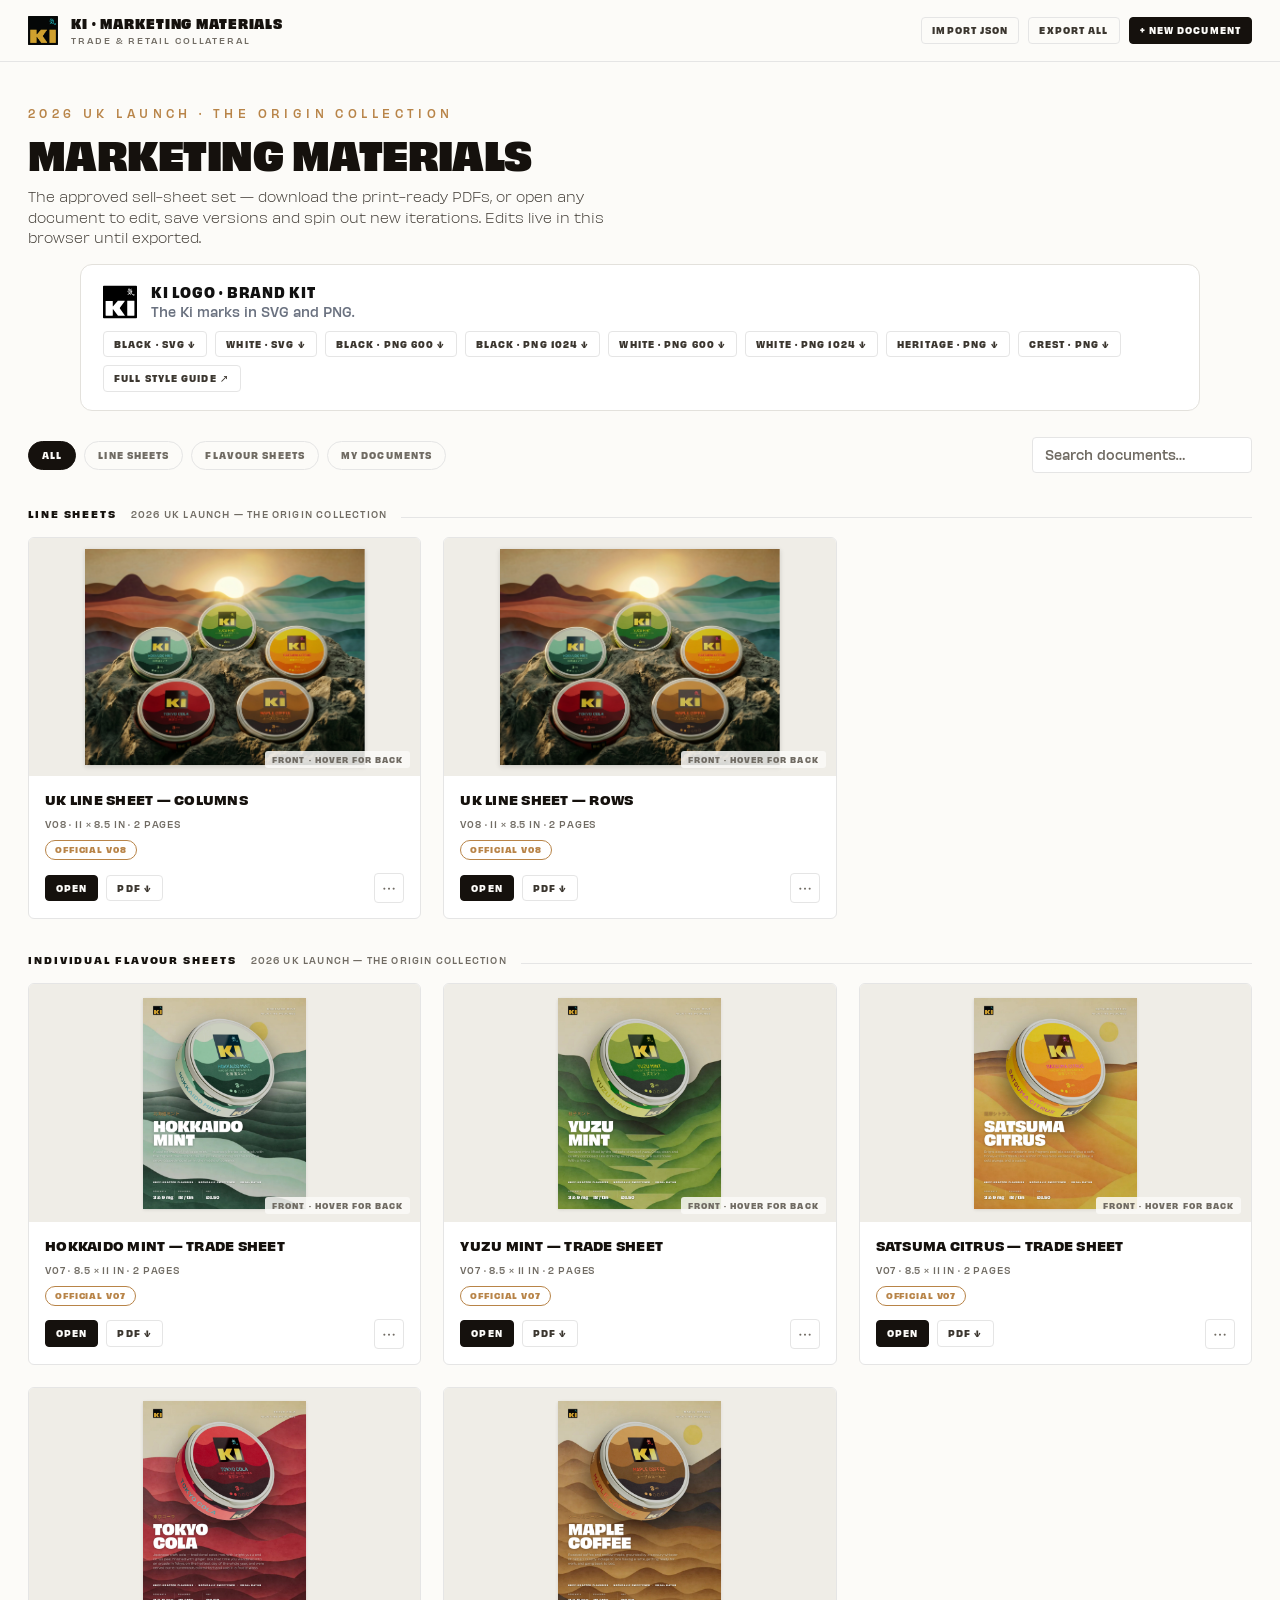
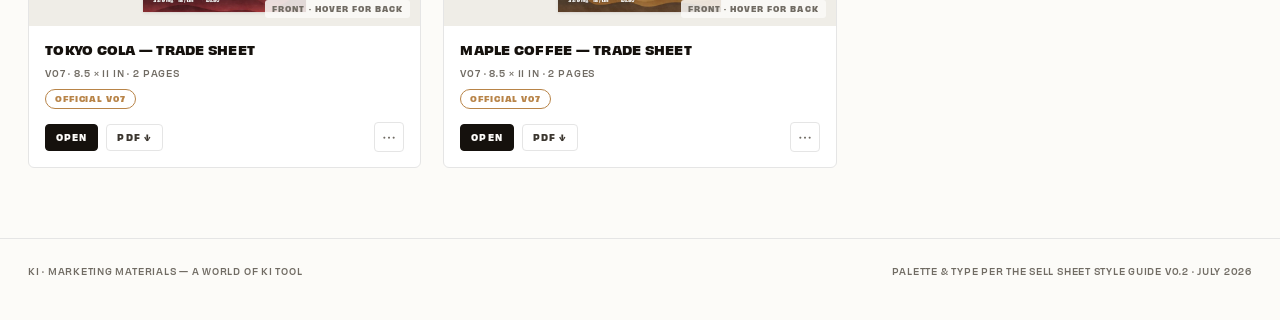
<file: marketing-materials/index.html>
<!doctype html>
<html lang="en">
<head>
<meta charset="utf-8">
<meta name="viewport" content="width=device-width,initial-scale=1">
<title>Ki · Marketing Materials</title>
<meta name="description" content="Ki sell sheets — download, edit &amp; version. The 2026 UK Launch · Origin Collection.">
<link rel="preconnect" href="https://fonts.googleapis.com">
<link rel="preconnect" href="https://fonts.gstatic.com" crossorigin>
<link href="https://fonts.googleapis.com/css2?family=Noto+Sans+JP:wght@300;500;700&display=swap" rel="stylesheet">
<style>
/* ---------- fonts: Obviously (repo webfonts) ---------- */
@font-face{font-family:'Obviously';font-weight:300;font-style:normal;src:url(../assets/fonts/Obviously-Light.woff2) format('woff2');font-display:swap}
@font-face{font-family:'Obviously';font-weight:500;font-style:normal;src:url(../assets/fonts/Obviously-Medium.woff2) format('woff2');font-display:swap}
@font-face{font-family:'Obviously';font-weight:700;font-style:normal;src:url(../assets/fonts/Obviously-Bold.woff2) format('woff2');font-display:swap}
@font-face{font-family:'Obviously';font-weight:800;font-style:normal;src:url(../assets/fonts/Obviously-Black.woff2) format('woff2');font-display:swap}

/* ---------- Ki sell-sheet style-guide palette ---------- */
:root{
  --paper:#FCFBF8; --ink:#15110D; --body:#3B362F; --mute:#706B63;
  --gold:#B88448; --rule:#E5E5E5; --red:#DC503C;
  --canvas:#EFEDE7; --card:#FFFFFF; --shadow:0 14px 40px rgba(21,17,13,.10);
}
*{margin:0;padding:0;box-sizing:border-box}
html{-webkit-font-smoothing:antialiased}
body{background:var(--paper);color:var(--body);font:500 13.5px/1.5 'Obviously','Noto Sans JP',sans-serif}
button{font:inherit;cursor:pointer;background:none;border:none;color:inherit}
input,textarea{font:inherit;color:inherit}
a{color:inherit}
::selection{background:rgba(184,132,72,.25)}

/* ---------- top bar ---------- */
#top{position:sticky;top:0;z-index:40;display:flex;align-items:center;justify-content:space-between;
  gap:16px;padding:0 28px;height:62px;background:rgba(252,251,248,.92);backdrop-filter:blur(8px);
  border-bottom:1px solid var(--rule)}
#top .tl{display:flex;align-items:center;gap:13px;min-width:0}
#top .tl img{width:30px;display:block}
#top .wm{font-weight:800;font-size:12.5px;letter-spacing:.07em;text-transform:uppercase;color:var(--ink);white-space:nowrap}
#top .ws{font-weight:500;font-size:8px;letter-spacing:.24em;text-transform:uppercase;color:var(--mute);margin-top:2px;white-space:nowrap}
#top .tr{display:flex;align-items:center;gap:9px}

/* ---------- buttons / chips ---------- */
.btn{display:inline-flex;align-items:center;gap:7px;padding:8px 14px;border:1px solid var(--ink);
  border-radius:4px;font-weight:700;font-size:9.5px;letter-spacing:.13em;text-transform:uppercase;
  color:var(--ink);background:transparent;transition:all .15s;white-space:nowrap;text-decoration:none}
.btn:hover{background:var(--ink);color:var(--paper)}
.btn.primary{background:var(--ink);color:var(--paper)}
.btn.primary:hover{background:#000}
.btn.ghost{border-color:var(--rule);color:var(--body)}
.btn.ghost:hover{border-color:var(--ink);background:transparent;color:var(--ink)}
.btn.sm{padding:6px 10px;font-size:8.5px}
.btn.danger{border-color:var(--red);color:var(--red)}
.btn.danger:hover{background:var(--red);color:#fff}
.btn[disabled]{opacity:.4;pointer-events:none}
.chip{display:inline-flex;align-items:center;gap:5px;padding:3px 9px;border-radius:20px;
  font-weight:700;font-size:8px;letter-spacing:.11em;text-transform:uppercase;white-space:nowrap}
.chip.official{border:1px solid var(--gold);color:var(--gold)}
.chip.edited{background:var(--ink);color:var(--paper)}
.chip.custom{border:1px solid var(--mute);color:var(--mute)}
.chip.saved{border:1px solid var(--rule);color:var(--mute)}

/* ---------- library ---------- */
#viewLib{max-width:1280px;margin:0 auto;padding:0 28px 70px}
.hero{padding:44px 0 8px}
.hero .eyebrow{font-weight:500;font-size:10.5px;letter-spacing:.42em;text-transform:uppercase;color:var(--gold)}
.hero h1{font-weight:800;font-size:38px;letter-spacing:-.014em;text-transform:uppercase;color:var(--ink);line-height:1;margin-top:12px}
.hero p{font-weight:300;font-size:13px;line-height:1.6;color:var(--body);max-width:620px;margin-top:14px}
.bar{display:flex;align-items:center;justify-content:space-between;gap:16px;margin:26px 0 6px;flex-wrap:wrap}
.fchips{display:flex;gap:8px;flex-wrap:wrap}
.fchip{padding:7px 13px;border:1px solid var(--rule);border-radius:20px;font-weight:700;font-size:8.5px;
  letter-spacing:.13em;text-transform:uppercase;color:var(--mute);transition:all .15s}
.fchip:hover{border-color:var(--mute);color:var(--ink)}
.fchip.on{background:var(--ink);border-color:var(--ink);color:var(--paper)}
#q{width:220px;padding:8px 12px;border:1px solid var(--rule);border-radius:4px;background:var(--card);
  font-size:12px;color:var(--ink)}
#q:focus{outline:none;border-color:var(--gold)}
#q::placeholder{color:var(--mute)}
.ghead{display:flex;align-items:baseline;gap:14px;margin:34px 0 16px}
.ghead .gt{font-weight:700;font-size:9.5px;letter-spacing:.2em;text-transform:uppercase;color:var(--ink);white-space:nowrap}
.ghead .gs{font-weight:500;font-size:8.5px;letter-spacing:.14em;text-transform:uppercase;color:var(--mute);white-space:nowrap}
.ghead .gl{flex:1;height:1px;background:var(--rule)}
.grid{display:grid;grid-template-columns:repeat(auto-fill,minmax(330px,1fr));gap:22px}
.card{background:var(--card);border:1px solid var(--rule);border-radius:6px;overflow:hidden;
  transition:all .18s;display:flex;flex-direction:column}
.card:hover{border-color:#D8D2C7;box-shadow:var(--shadow);transform:translateY(-2px)}
.prev{position:relative;height:238px;background:var(--canvas);overflow:hidden;display:flex;
  align-items:center;justify-content:center}
.prev .pw{position:absolute;transition:opacity .25s}
.prev .pw .spage{box-shadow:0 5px 18px rgba(21,17,13,.14)}
.prev .pw.p2{opacity:0}
.card:hover .prev .pw.p2{opacity:1}
.card:hover .prev .pw.p1.hasflip{opacity:0}
.prev .pgn{position:absolute;right:10px;bottom:8px;font-weight:700;font-size:7.5px;letter-spacing:.14em;
  text-transform:uppercase;color:var(--mute);background:rgba(252,251,248,.85);padding:3px 7px;border-radius:3px}
.cbody{padding:14px 16px 15px;display:flex;flex-direction:column;gap:9px;flex:1}
.ct{font-weight:700;font-size:12.5px;letter-spacing:.02em;text-transform:uppercase;color:var(--ink)}
.cm{font-weight:500;font-size:8.5px;letter-spacing:.1em;text-transform:uppercase;color:var(--mute)}
.crow{display:flex;align-items:center;gap:6px;flex-wrap:wrap}
.cact{display:flex;align-items:center;gap:8px;margin-top:auto;padding-top:4px}
.cact .sp{flex:1}
.menu-b{width:30px;height:30px;border:1px solid var(--rule);border-radius:4px;color:var(--mute);
  font-size:14px;line-height:1;display:inline-flex;align-items:center;justify-content:center}
.menu-b:hover{border-color:var(--ink);color:var(--ink)}
.pmenu{position:absolute;z-index:60;background:var(--card);border:1px solid var(--rule);border-radius:6px;
  box-shadow:var(--shadow);min-width:200px;padding:5px;display:flex;flex-direction:column}
.pmenu button{text-align:left;padding:9px 12px;border-radius:4px;font-weight:500;font-size:11px;color:var(--body)}
.pmenu button:hover{background:var(--paper);color:var(--ink)}
.pmenu button.danger{color:var(--red)}
.pmenu .div{height:1px;background:var(--rule);margin:5px 8px}
#foot{max-width:1280px;margin:0 auto;padding:26px 28px 42px;border-top:1px solid var(--rule);
  display:flex;justify-content:space-between;gap:14px;flex-wrap:wrap;
  font-weight:500;font-size:8.5px;letter-spacing:.09em;text-transform:uppercase;color:var(--mute)}

/* ---------- editor ---------- */
#viewEd{display:flex;flex-direction:column;height:calc(100vh - 62px)}
#viewEd[hidden],#viewLib[hidden],#foot[hidden]{display:none}
#edBar{display:flex;align-items:center;gap:12px;padding:10px 20px;border-bottom:1px solid var(--rule);
  background:var(--card);flex-wrap:wrap}
#edTitle{border:none;background:transparent;font-weight:700;font-size:13px;letter-spacing:.03em;
  text-transform:uppercase;color:var(--ink);min-width:200px;flex:0 1 340px;padding:5px 2px;
  border-bottom:1px dashed transparent}
#edTitle:hover,#edTitle:focus{outline:none;border-bottom-color:var(--gold)}
#edStatus{font-weight:500;font-size:8.5px;letter-spacing:.12em;text-transform:uppercase;color:var(--mute)}
.pgtabs{display:flex;gap:4px;border:1px solid var(--rule);border-radius:4px;padding:3px}
.pgtabs button{padding:5px 11px;border-radius:3px;font-weight:700;font-size:8.5px;letter-spacing:.11em;
  text-transform:uppercase;color:var(--mute)}
.pgtabs button.on{background:var(--ink);color:var(--paper)}
#zoomSel{padding:6px 8px;border:1px solid var(--rule);border-radius:4px;background:var(--card);
  font-weight:700;font-size:9px;letter-spacing:.08em;color:var(--body)}
#edMain{display:flex;flex:1;min-height:0}
#canvas{flex:1;overflow:auto;background:var(--canvas);display:flex;padding:36px}
#canvasIn{margin:auto}
#canvasIn .spage{box-shadow:0 18px 55px rgba(21,17,13,.20)}
#rail{width:300px;flex:none;border-left:1px solid var(--rule);background:var(--card);overflow-y:auto;
  display:flex;flex-direction:column}
.rsec{padding:16px 18px;border-bottom:1px solid var(--rule)}
.rsec h4{font-weight:700;font-size:8.5px;letter-spacing:.2em;text-transform:uppercase;color:var(--ink);margin-bottom:11px}
.rsec .hint{font-weight:300;font-size:11px;line-height:1.55;color:var(--mute)}
.rrow{display:flex;align-items:center;gap:8px;margin-top:8px}
.rrow .lab{font-weight:500;font-size:8.5px;letter-spacing:.1em;text-transform:uppercase;color:var(--mute);flex:1}
.stepper{display:flex;align-items:center;gap:2px;border:1px solid var(--rule);border-radius:4px}
.stepper button{width:26px;height:26px;font-weight:700;font-size:12px;color:var(--body)}
.stepper button:hover{color:var(--ink);background:var(--paper)}
.stepper .val{min-width:52px;text-align:center;font-weight:700;font-size:10px;color:var(--ink)}
.vitem{display:flex;align-items:center;gap:9px;padding:9px 0;border-bottom:1px solid var(--rule)}
.vitem:last-child{border-bottom:none}
.vitem .vl{flex:1;min-width:0}
.vitem .vn{font-weight:700;font-size:10.5px;color:var(--ink);letter-spacing:.04em}
.vitem .vd{font-weight:500;font-size:8.5px;color:var(--mute);margin-top:2px}
.vitem .vnote{font-weight:300;font-size:10px;color:var(--body);margin-top:3px}
.kv{display:flex;justify-content:space-between;gap:10px;padding:4px 0;font-size:10.5px}
.kv .k{font-weight:500;font-size:8.5px;letter-spacing:.1em;text-transform:uppercase;color:var(--mute)}
.kv .v{font-weight:500;color:var(--ink);text-align:right}

/* ---------- sheet (namespaced) ---------- */
.spage{position:relative;background:#FCFBF8;overflow:hidden;flex:none;
  font-family:'Obviously','Noto Sans JP',sans-serif;color:#3B362F}
.spage,.spage *{-webkit-print-color-adjust:exact;print-color-adjust:exact}
.spage.land{width:1056px;height:816px}
.spage.port{width:816px;height:1056px}
.spage .eyebrow{font-weight:500;text-transform:uppercase;letter-spacing:.42em;color:#B88448;font-size:10.5px}
.spage .headline{font-weight:800;text-transform:uppercase;letter-spacing:-.014em;color:#15110D;line-height:.98}
.spage .pname{font-weight:700;text-transform:uppercase;letter-spacing:.005em;color:#15110D}
.spage .kanji{font-weight:500;color:#B88448}
.spage .descr{font-weight:500;text-transform:uppercase;letter-spacing:.13em;color:#706B63}
.spage .body{font-weight:300;color:#3B362F}
.spage .num{font-weight:500;letter-spacing:.04em;color:#15110D}
.spage .lbl{font-weight:500;text-transform:uppercase;letter-spacing:.15em;color:#706B63}
.spage .sec{font-weight:700;text-transform:uppercase;letter-spacing:.18em;color:#15110D}
.spage .ey{font-weight:600;text-transform:uppercase;letter-spacing:.16em;color:#B88448}
.spage .sub{font-weight:700;text-transform:uppercase;letter-spacing:.04em;color:#15110D}
.spage .slbl{font-weight:500;text-transform:uppercase;letter-spacing:.14em;color:#706B63}
.spage .mgt{font-weight:700;text-transform:uppercase;letter-spacing:.08em;color:#FCFBF8;background:#B88448;
  border-radius:20px;padding:1.5px 6px;font-size:6.6px;display:inline-block}
.spage .attrs{font-weight:500;text-transform:uppercase;letter-spacing:.15em;color:#3B362F;font-size:8.5px}
.spage .foot{position:absolute;left:48px;right:48px;bottom:24px;display:flex;justify-content:space-between;
  font-weight:500;font-size:8.5px;letter-spacing:.05em;color:#706B63}
.spage .hr{position:absolute;height:1px;background:#E5E5E5}
.spage img{display:block}
.spage .ed{outline:none}
.spage .bcx svg{display:block;width:100%;height:100%}

/* editing affordances (only inside editor canvas) */
.editing .ed{cursor:text;border-radius:2px}
.editing .ed:hover{box-shadow:0 0 0 1px #E7E1D5}
.editing .ed:focus{box-shadow:0 0 0 1.5px rgba(184,132,72,.95);background:rgba(184,132,72,.06)}
.editing .slot{cursor:pointer}
.editing .slot:hover{outline:2px dashed rgba(184,132,72,.8);outline-offset:3px}
.editing .slot.selq{outline:2px solid rgba(184,132,72,.95);outline-offset:3px}

/* ---------- modal / toast ---------- */
#modalWrap{position:fixed;inset:0;z-index:80;background:rgba(21,17,13,.44);display:flex;
  align-items:flex-start;justify-content:center;padding:8vh 20px 20px;overflow:auto}
.modal{background:var(--paper);border-radius:8px;width:540px;max-width:100%;padding:28px;
  box-shadow:0 30px 80px rgba(21,17,13,.35)}
.modal h3{font-weight:800;font-size:16px;letter-spacing:.01em;text-transform:uppercase;color:var(--ink)}
.modal .msub{font-weight:300;font-size:12px;color:var(--mute);margin-top:6px;line-height:1.5}
.modal .msec{font-weight:700;font-size:8.5px;letter-spacing:.18em;text-transform:uppercase;color:var(--ink);
  margin:20px 0 9px}
.modal .opts{display:flex;gap:8px;flex-wrap:wrap}
.modal .opt{padding:9px 13px;border:1px solid var(--rule);border-radius:4px;font-weight:700;font-size:9px;
  letter-spacing:.1em;text-transform:uppercase;color:var(--mute);transition:all .12s}
.modal .opt:hover{border-color:var(--mute);color:var(--ink)}
.modal .opt.on{background:var(--ink);border-color:var(--ink);color:var(--paper)}
.modal input[type=text]{width:100%;padding:10px 12px;border:1px solid var(--rule);border-radius:4px;
  background:var(--card);font-size:12.5px;color:var(--ink)}
.modal input[type=text]:focus{outline:none;border-color:var(--gold)}
.modal .mact{display:flex;justify-content:flex-end;gap:9px;margin-top:26px}
#toasts{position:fixed;left:50%;bottom:26px;transform:translateX(-50%);z-index:100;display:flex;
  flex-direction:column;gap:8px;align-items:center;pointer-events:none}
.toast{background:var(--ink);color:var(--paper);padding:11px 18px;border-radius:6px;font-weight:500;
  font-size:11.5px;letter-spacing:.02em;box-shadow:0 10px 30px rgba(21,17,13,.3);max-width:560px;text-align:center;
  animation:tin .2s ease}
.toast.gold{background:var(--gold)}
@keyframes tin{from{opacity:0;transform:translateY(8px)}to{opacity:1;transform:none}}

/* ---------- print ---------- */
#printRoot{display:none}
@media print{
  body>*{display:none!important}
  body,html{background:#fff}
  #printRoot{display:block!important}
  #printRoot .spage{box-shadow:none!important;page-break-after:always;break-after:page}
  #printRoot .spage:last-child{page-break-after:auto;break-after:auto}
}
@media (max-width:900px){#rail{display:none}}
</style>
</head>
<body>

<header id="top">
  <div class="tl">
    <img src="assets/crest.png" alt="Ki heritage crest">
    <div>
      <div class="wm">Ki · Marketing Materials</div>
      <div class="ws">Trade &amp; retail collateral</div>
    </div>
  </div>
  <div class="tr" id="topActions"></div>
</header>

<div id="viewLib">
  <section class="hero">
    <div class="eyebrow">2026 UK Launch · The Origin Collection</div>
    <h1>Marketing materials</h1>
    <p>The approved sell-sheet set — download the print-ready PDFs, or open any document to edit,
       save versions and spin out new iterations. Edits live in this browser until exported.</p>
  </section>
  <section id="brandkit" style="max-width:1120px;margin:8px auto 20px;padding:18px 22px;border:1px solid #E3E1DC;border-radius:12px;background:#fff">
    <div style="display:flex;align-items:center;gap:14px;margin-bottom:10px">
      <img src="../assets/logo/Ki_Logo_Black.svg" alt="" style="width:34px;height:34px;flex:none">
      <div>
        <div style="font-family:'Obviously',-apple-system,'Helvetica Neue',Arial,sans-serif;font-weight:600;text-transform:uppercase;font-size:13px;letter-spacing:.06em;color:#111">Ki logo &middot; brand kit</div>
        <div style="font-size:12px;color:#6B7280">The Ki marks in SVG and PNG.</div>
      </div>
    </div>
    <div style="display:flex;flex-wrap:wrap;gap:8px">
      <a class="btn ghost sm" href="../assets/logo/Ki_Logo_Black.svg" download>Black &middot; SVG &darr;</a>
      <a class="btn ghost sm" href="../assets/logo/Ki_Logo_White.svg" download>White &middot; SVG &darr;</a>
      <a class="btn ghost sm" href="../assets/logo/png/Ki_Logo_Black.png" download>Black &middot; PNG 600 &darr;</a>
      <a class="btn ghost sm" href="../assets/logo/png/Ki_Logo_Black_1024.png" download>Black &middot; PNG 1024 &darr;</a>
      <a class="btn ghost sm" href="../assets/logo/png/Ki_Logo_White.png" download>White &middot; PNG 600 &darr;</a>
      <a class="btn ghost sm" href="../assets/logo/png/Ki_Logo_White_1024.png" download>White &middot; PNG 1024 &darr;</a>
      <a class="btn ghost sm" href="../assets/logo/png/Ki_Heritage_Logo.png" download>Heritage &middot; PNG &darr;</a>
      <a class="btn ghost sm" href="../assets/logo/png/Ki_Crest.png" download>Crest &middot; PNG &darr;</a>
      <a class="btn ghost sm" href="../Ki_Design_System_v3_1.html" target="_blank" rel="noopener">Full style guide &nearr;</a>
    </div>
  </section>
  <div class="bar">
    <div class="fchips" id="filters"></div>
    <input id="q" type="search" placeholder="Search documents…">
  </div>
  <div id="groups"></div>
</div>

<div id="viewEd" hidden>
  <div id="edBar">
    <button class="btn ghost sm" id="backBtn">← Library</button>
    <input id="edTitle" spellcheck="false">
    <span id="edStatus"></span>
    <span style="flex:1"></span>
    <div class="pgtabs" id="pgTabs"></div>
    <select id="zoomSel">
      <option value="fit">Fit</option><option value="0.75">75%</option>
      <option value="1">100%</option><option value="1.25">125%</option>
    </select>
    <button class="btn sm" id="saveVerBtn">Save version</button>
    <button class="btn primary sm" id="printBtn">Print / PDF</button>
    <button class="menu-b" id="edMenuBtn" title="More">⋯</button>
  </div>
  <div id="edMain">
    <div id="canvas"><div id="canvasIn"></div></div>
    <aside id="rail"></aside>
  </div>
</div>

<footer id="foot">
  <span>Ki · Marketing Materials — a World of Ki tool</span>
  <span>Palette &amp; type per the Sell Sheet Style Guide V0.2 · July 2026</span>
</footer>

<div id="printRoot"></div>
<div id="modalMount"></div>
<div id="toasts"></div>
<input type="file" id="fileImg" accept="image/png,image/jpeg,image/webp" hidden>
<input type="file" id="fileJson" accept=".json,application/json" hidden>

<script>
/* =====================================================================
   Ki · Marketing Materials
   Library + WYSIWYG editor for the Ki sell-sheet system.
   Templates are 1:1 ports of the finalised V08 line-sheet backs
   (build_back.py) and V02 individual sheets (build_indiv2.py).
   Saves: localStorage (see STORE_KEY) + JSON export/import handoff.
   ===================================================================== */

'use strict';

/* ---------- constants ---------- */
const STORE_KEY = 'ki-marketing-materials/v1';
const CREST = 'assets/crest.png';
const CREST_AR = 0.9575;                       // trimmed heritage crest h/w
const NBSP_DOT = ' · ';

/* ---------- verified SKU + copy data (assets.py / Ki_UK_SKU_Data.csv) ---------- */
const PRODUCTS = [
  {key:'hok', no:'01', name:'Hokkaido Mint', kanji:'北海道ミント', accent:'#3E8E7E',
   descriptor:'Bracing · Clean · Centred',
   note:'A cooling wave of Hokkaido mint — intensely herbal and brisk, with the highest menthol of the range. Like standing on the top of a snow-capped mountain in the middle of summer.',
   skus:{'3':{code:'90030302',ean13:'1230000323086',sleeve:'1230000323093',gtin14:'11230000323090'},
         '9':{code:'90030902',ean13:'1230000323109',sleeve:'1230000323116',gtin14:'11230000323113'}}},
  {key:'yuzu', no:'02', name:'Yuzu Mint', kanji:'柚子ミント', accent:'#7FA33C',
   descriptor:'Fresh · Refined · Uplifting',
   note:'Verdant mint lifted by the delicate citrus of yuzu. Crisp, clean and quietly composed. Like drinking lemon-limeade in a sunshower. With a friend.',
   skus:{'3':{code:'90010302',ean13:'1230000323000',sleeve:'1230000323017',gtin14:'11230000323014'},
         '9':{code:'90010902',ean13:'1230000323024',sleeve:'1230000323031',gtin14:'11230000323038'}}},
  {key:'sat', no:'03', name:'Satsuma Citrus', kanji:'薩摩シトラス', accent:'#E08A2E',
   descriptor:'Sunlit · Juicy · Honeyed',
   note:'Bright satsuma mandarin and fragrant peel oils easing into a soft, honey-kissed finish. Like a shot of fresh-squeezed orange juice, a cold plunge, and a cuddle.',
   skus:{'3':{code:'90230302',ean13:'1230000323161',sleeve:'1230000323178',gtin14:'11230000323175'},
         '9':{code:'90230902',ean13:'1230000323185',sleeve:'1230000323192',gtin14:'11230000323199'}}},
  {key:'cola', no:'04', name:'Tokyo Cola', kanji:'東京コーラ', accent:'#B23A48',
   descriptor:'Spiced · Bright · Nostalgic',
   note:'Japanese craft cola — traditional spice met with bright yuzu and citrus peel, finished with ginger. Like that time you wandered into an arcade in Tokyo, on the hottest day of the whole year, and were served some homemade, stirred-by-hand cola in a frosty glass.',
   skus:{'3':{code:'90190302',ean13:'1230000323123',sleeve:'1230000323130',gtin14:'11230000323137'},
         '9':{code:'90190902',ean13:'1230000323147',sleeve:'1230000323154',gtin14:'11230000323151'}}},
  {key:'maple', no:'05', name:'Maple Coffee', kanji:'メープルコーヒー', accent:'#8A5A3B',
   descriptor:'Warm · Deep · Indulgent',
   note:'Roasted coffee and mellow maple, grounded by a savoury whisper of tamari. Quietly indulgent. Like having a latte, getting ready for work, and going back to bed.',
   skus:{'3':{code:'90020302',ean13:'1230000323048',sleeve:'1230000323055',gtin14:'11230000323052'},
         '9':{code:'90020902',ean13:'1230000323062',sleeve:'1230000323079',gtin14:'11230000323076'}}}
];
const PROD = Object.fromEntries(PRODUCTS.map(p=>[p.key,p]));

/* per-flavour trade-back copy (backdata.py — extracted from the original FrontBack sheet) */
const TRADE = {
  cola:{aroma:'Cola · Cinnamon · Vanilla Taffy',
    taste:'Cola · Vanilla · Orange Zest · Ginger · Cinnamon Spice',
    fb:'Small-batch Japanese craft cola comes to life through a balance of citrus, spice and botanical depth. Bright yuzu lifts the darker cola notes, while hints of vanilla smooth the profile.',
    subs:[{t:'Cola Spice',d:'Cinnamon, clove, nutmeg, coriander and vanilla deliver the signature warmth of traditional cola.'},
          {t:'Yuzu Citrus',d:'Yuzu and citrus peel introduce a delicate lift that brightens the spice profile.'},
          {t:'Fresh Ginger',d:'Fresh ginger provides a subtle warmth and aromatic finish that lingers gently on the palate.'}]},
  hok:{aroma:'Fresh Mint · Spearmint · Menthol',
    taste:'Menthol · Fresh Mint · Umami',
    fb:'Our Hokkaido mint boasts the world’s highest menthol content for a pronounced cooling sensation, while a light touch of sweetness softens the intensity into a balanced profile.',
    subs:[{t:'High Menthol',d:'An icy burst of premium mint, delivering ultra-high menthol for an intense awakening effect.'},
          {t:'Herbal Notes',d:'Underlying herbal tones add a natural, green freshness that keeps the profile grounded and balanced.'},
          {t:'Monk Fruit',d:'A light note of monk fruit introduces a subtle sweetness that eases the brightness of the mint.'}]},
  maple:{aroma:'Roasted Coffee · Notes of Chocolate · Hint of Maple',
    taste:'Dark Chocolate · Maple Syrup · Coffee · Hints of Cream · Hazelnut',
    fb:'The bold aroma of coffee meets the comforting sweetness of maple, designed for a smooth, sustained sense of warmth — a companion for an intentional morning or an easy afternoon.',
    subs:[{t:'Rich Coffee',d:'Deep, roasted coffee notes deliver a bold, aromatic richness that satisfies with every use.'},
          {t:'Sweet Maple',d:'Velvety maple adds a natural, caramelized depth for a decadent touch without overpowering.'},
          {t:'Savoury Tamari',d:'Tamari brings a deep, savoury umami richness designed to linger — in a good way.'}]},
  sat:{aroma:'Lime Zest · Orange Juice',
    taste:'Satsuma Mandarin · Honey · Orange Zest · Marmalade',
    fb:'The natural sweetness and low acidity of satsuma mandarins sit at the heart of this flavour, while delicate peel oils bring aroma and brightness for a clean, vibrant citrus experience.',
    subs:[{t:'Sweet Mandarin',d:'Fresh satsuma mandarin delivers naturally sweet citrus with soft acidity and bright fruit character.'},
          {t:'Peel Oils',d:'Aromatic mandarin peel oils introduce a gentle citrus lift that enhances the fruit’s natural freshness.'},
          {t:'Honeyed Finish',d:'A soft, honey-kissed finish rounds out the brightness and lingers without rushing to leave.'}]},
  yuzu:{aroma:'Fresh Mint · Lime Zest · Menthol',
    taste:'Citrus Zest · Fresh Mint · Umami · Yuzu Juice · Menthol',
    fb:'Herbaceous mint meets yuzu’s nuanced floral citrus to land bright on the palate. A meticulously crafted blend that represents Japan’s exacting flavour standards. Exactly.',
    subs:[{t:'Cooling Mint',d:'A crisp, cooling sensation spreads across the palate, building immediately and holding steady.'},
          {t:'Yuzu Citrus',d:'Japan’s prized citrus — the perfect balance of zest and sophistication with a uniquely refreshing twist.'},
          {t:'Floral Notes',d:'Subtle floral undertones lend an aromatic depth that elevates every note.'}]}
};

const COPY = {
  eyebrow:'The Origin Collection',
  headline:'Taste that teleports',
  intro:'Each flavour in our inaugural range was crafted to take your tongue on a sensory journey from the familiar to the forgotten to the unknown. Every one of our recipes tastes precisely how you remember “tastes like nothing I’ve ever tasted” tasting.',
  attrs:'Chef-crafted flavours'+NBSP_DOT+'Naturally sweetened'+NBSP_DOT+'Small batch',
  legal:'Nicotine is an addictive substance. For adults 18+ only. Seriously.',
  contact:'Ki Bio Ltd.'+NBSP_DOT+'Kevin Shillito'+NBSP_DOT+'07906 663030'+NBSP_DOT+'kevin@ki.bio'+NBSP_DOT+'www.ki.bio',
  specsLabel:'Specifications',
  pack:[
    {h:'Can',   q:'18 pouches',            d:'25 g  ·  70 × 20 mm'},
    {h:'Sleeve',q:'5 cans',                d:'125 g  ·  70 × 100 mm'},
    {h:'Case',  q:'40 sleeves · 200 cans', d:'5150 g  ·  359 × 291 × 204 mm'}
  ]
};

/* ---------- official documents (catalog) ---------- */
const CAMPAIGN = {id:'uk-launch-2026', eyebrow:'2026 UK Launch', collection:'The Origin Collection', market:'UK'};

const OFFICIALS = [
  {id:'uk26-line-columns', family:'line', layout:'columns', title:'UK Line Sheet — Columns',
   version:'V08', finalized:'2026-07-01', pdf:'pdf/Ki_UK_Line_Columns_V08.pdf',
   format:'11 × 8.5 in', orient:'land', pages:2},
  {id:'uk26-line-rows', family:'line', layout:'rows', title:'UK Line Sheet — Rows',
   version:'V08', finalized:'2026-07-01', pdf:'pdf/Ki_UK_Line_Rows_V08.pdf',
   format:'11 × 8.5 in', orient:'land', pages:2},
  ...PRODUCTS.map(p=>({
    id:'uk26-ind-'+p.key, family:'individual', product:p.key,
    title:p.name+' — Trade Sheet', version:'V07', finalized:'2026-07-02',
    pdf:'pdf/Ki_UK_'+p.name.replace(/ /g,'_')+'_FrontBack_V07.pdf',
    format:'8.5 × 11 in', orient:'port', pages:2}))
];

/* ---------- default (official) editable state builders ---------- */
const clone = o => JSON.parse(JSON.stringify(o));

function productState(p, strengths){
  return {key:p.key, name:p.name, kanji:p.kanji, accent:p.accent, descriptor:p.descriptor,
    note:p.note, puck:'assets/pucks/'+p.key+'.webp',
    strengths:strengths.map(s=>({tag:s+' MG', code:p.skus[s]?.code||'', ean13:p.skus[s]?.ean13||'',
      gtin14:p.skus[s]?.gtin14||''}))};
}
function defaultLineState(productKeys, strengths){
  return {
    meta:{eyebrow:COPY.eyebrow, headline:COPY.headline, intro:COPY.intro},
    hero:'assets/hero-1d.jpg',
    products:productKeys.map(k=>productState(PROD[k], strengths)),
    specs:{label:COPY.specsLabel, attrs:COPY.attrs, cols:clone(COPY.pack)},
    footer:{legal:COPY.legal, contact:COPY.contact},
    fs:{}
  };
}
function defaultIndivState(key, strengths){
  const p = PROD[key], tc = TRADE[key] || TRADE.cola;
  return {
    meta:{headerL1:'Ki · Trade Sell Sheet', headerL2:p.name+' · '+(strengths.length>1?'3 & 9 mg':strengths[0]+' mg')},
    front:'assets/fronts/'+key+'.jpg',
    duo:'assets/duo/'+key+'.jpg',
    product:productState(p, strengths),
    trade:clone(tc),
    specs:{label:COPY.specsLabel, rows:[
      {k:'Strength', v:strengths.length>1?'3 mg & 9 mg':strengths[0]+' mg'},
      {k:'Pouches',  v:'18 per tin'},
      {k:'Can',      v:'18 pouches · 25 g · 70 × 20 mm'},
      {k:'Sleeve',   v:'5 cans · 125 g · 70 × 100 mm'},
      {k:'Case',     v:'40 sleeves · 5150 g · 359 × 291 × 204 mm'},
      {k:'RRP',      v:'£6.50'}
    ]},
    orderLabel:'Order',
    rtb:COPY.attrs,
    footer:{left:'Trade enquiries — Ki Bio Ltd. · Kevin Shillito · 07906 663030 · kevin@ki.bio',
            right:'Nicotine is an addictive substance. 18+ · www.ki.bio'},
    fs:{}
  };
}
function defaultStateFor(def){
  if(def.family==='line') return defaultLineState(def.productKeys||PRODUCTS.map(p=>p.key), def.strengths||['3','9']);
  return defaultIndivState(def.product, def.strengths||['3','9']);
}

/* ---------- tiny utils ---------- */
const $  = (s,el=document)=>el.querySelector(s);
const $$ = (s,el=document)=>[...el.querySelectorAll(s)];
const esc = s => String(s??'').replace(/&/g,'&amp;').replace(/</g,'&lt;').replace(/>/g,'&gt;');
const fmtTime = t => new Date(t).toLocaleString(undefined,{day:'numeric',month:'short',hour:'2-digit',minute:'2-digit'});
function gp(o, path){ return path.split('.').reduce((a,k)=>a?.[k], o); }
function sp(o, path, v){
  const ks = path.split('.'); const last = ks.pop();
  const t = ks.reduce((a,k)=>a[k], o); t[last] = v;
}
function toast(msg, gold){
  const t = document.createElement('div');
  t.className = 'toast'+(gold?' gold':''); t.textContent = msg;
  $('#toasts').appendChild(t);
  setTimeout(()=>{ t.style.transition='opacity .3s'; t.style.opacity='0'; setTimeout(()=>t.remove(),320); }, 2600);
}
function download(name, text, type='application/json'){
  const a = document.createElement('a');
  a.href = URL.createObjectURL(new Blob([text],{type}));
  a.download = name; a.click();
  setTimeout(()=>URL.revokeObjectURL(a.href), 4000);
}

/* ---------- barcodes: EAN-13 + ITF-14 as inline SVG ---------- */
const EAN_L = ['0001101','0011001','0010011','0111101','0100011','0110001','0101111','0111011','0110111','0001011'];
const EAN_G = EAN_L.map(p=>p.split('').reverse().map(b=>b==='1'?'0':'1').join(''));  /* G = mirrored complement */
const EAN_R = EAN_L.map(p=>p.split('').map(b=>b==='1'?'0':'1').join(''));
const EAN_PAR = ['LLLLLL','LLGLGG','LLGGLG','LLGGGL','LGLLGG','LGGLLG','LGGGLL','LGLGLG','LGLGGL','LGGLGL'];
function eanCheck(d12){
  let s=0; for(let i=0;i<12;i++) s += (+d12[i])*(i%2?3:1);
  return String((10-(s%10))%10);
}
function ean13Modules(code13){
  const d = code13.slice(0,12)+eanCheck(code13.slice(0,12));
  let m = '101';
  const par = EAN_PAR[+d[0]];
  for(let i=1;i<=6;i++) m += (par[i-1]==='L'?EAN_L:EAN_G)[+d[i]];
  m += '01010';
  for(let i=7;i<=12;i++) m += EAN_R[+d[i]];
  m += '101';
  return m;
}
function svgFromRuns(runs, total){ /* runs: [{x,w}] in module units */
  const rects = runs.map(r=>`<rect x="${r.x}" y="0" width="${r.w}" height="100" fill="#15110D"/>`).join('');
  return `<svg viewBox="0 0 ${total} 100" preserveAspectRatio="none" xmlns="http://www.w3.org/2000/svg">${rects}</svg>`;
}
function ean13svg(code){
  if(!/^\d{13}$/.test(code)) return badBC();
  const m = ean13Modules(code), Q = 7;
  const runs=[]; let i=0;
  while(i<m.length){
    if(m[i]==='1'){ let j=i; while(j<m.length&&m[j]==='1')j++; runs.push({x:Q+i,w:j-i}); i=j; }
    else i++;
  }
  return svgFromRuns(runs, m.length+2*Q);
}
const ITF_P = ['nnwwn','wnnnw','nwnnw','wwnnn','nnwnw','wnwnn','nwwnn','nnnww','wnnwn','nwnwn'];
function itf14svg(code){
  if(!/^\d{14}$/.test(code)) return badBC();
  const N=1, Wd=2.5, Q=10;
  const seq=[]; /* [width, isBar] */
  seq.push([N,1],[N,0],[N,1],[N,0]);                       /* start */
  for(let i=0;i<14;i+=2){
    const b=ITF_P[+code[i]], s=ITF_P[+code[i+1]];
    for(let j=0;j<5;j++){ seq.push([b[j]==='w'?Wd:N,1]); seq.push([s[j]==='w'?Wd:N,0]); }
  }
  seq.push([Wd,1],[N,0],[N,1]);                            /* stop */
  let x=Q; const runs=[];
  for(const [w,bar] of seq){ if(bar) runs.push({x,w}); x+=w; }
  return svgFromRuns(runs, x+Q);
}
function badBC(){
  return `<svg viewBox="0 0 100 100" preserveAspectRatio="none" xmlns="http://www.w3.org/2000/svg"><rect x="0" y="46" width="100" height="8" fill="#DC503C"/></svg>`;
}
function bcSVG(kind, code){ return kind==='itf14' ? itf14svg(code) : ean13svg(code); }

/* ================= sheet templates (ports of the V08 / V02 builds) ================= */
/* Every editable text node:  class "ed" + data-p="<state path>"
   Size overrides: state.fs[path] = px  (falls back to template base size)
   Barcodes: <span class="bcx" data-kind data-src="<path of code>">                    */

let T_ST = null;                 /* state bound while templating */
const fsz = (path, base) => (T_ST.fs && T_ST.fs[path]!=null ? T_ST.fs[path] : base);
function ed(tag, cls, path, base, style, extra=''){
  const size = base!=null ? `font-size:${fsz(path,base)}px;` : '';
  return `<${tag} class="${cls} ed" data-p="${path}" data-bfs="${base??''}" style="${size}${style||''}" ${extra}>${esc(gp(T_ST,path))}</${tag}>`;
}
function bcx(kind, srcPath, w, h, mb=0){
  return `<span class="bcx" data-kind="${kind}" data-src="${srcPath}" style="display:block;width:${w}px;height:${h}px;${mb?`margin-bottom:${mb}px;`:''}">${bcSVG(kind, gp(T_ST,srcPath))}</span>`;
}

/* ----- shared: masthead (line back) ----- */
function mastheadHTML(){
  return `<div style="position:absolute;left:0;right:0;top:32px;text-align:center"><img src="${CREST}" style="width:44px;height:${Math.round(44*CREST_AR)}px;display:inline-block"></div>`
  + ed('div','eyebrow','meta.eyebrow',10.5,'position:absolute;left:0;right:0;top:98px;text-align:center')
  + `<div style="position:absolute;left:0;right:0;top:116px;text-align:center">`
  +   ed('span','headline','meta.headline',34,'display:inline-block')
  + `</div>`
  + ed('div','body','meta.intro',10.5,'position:absolute;left:50%;transform:translateX(-50%);top:170px;width:672px;text-align:center;text-wrap:balance;line-height:1.42');
}

/* ----- shared: barcode pair cell ----- */
function bcell(label, kind, codePath, bw, bh, numFs, lblFs=5.4){
  return `<div style="text-align:left">`
    + `<div class="lbl" style="font-size:${lblFs}px;margin-bottom:${lblFs>5.5?3:2}px;white-space:nowrap">${label}</div>`
    + bcx(kind, codePath, bw, bh)
    + ed('div','num',codePath,numFs,'margin-top:2px')
    + `</div>`;
}

/* ----- shared: specifications block ----- */
function specBlock(top, W, M, v){ /* v: {rowTop, colPad, divX, divH, secFs} line vs indiv variants */
  const cw = (W-2*M)/3;
  let out = `<div class="hr" style="left:${M}px;top:${top}px;width:${W-2*M}px"></div>`
    + `<div style="position:absolute;left:${M}px;top:${top+15}px">`+ed('span','sec','specs.label',8,'')+`</div>`
    + `<div style="position:absolute;right:${M}px;top:${top+15}px;text-align:right">`+ed('span','attrs','specs.attrs',8.5,'')+`</div>`;
  T_ST.specs.cols.forEach((c,i)=>{
    const x = M+i*cw;
    out += `<div style="position:absolute;left:${x.toFixed(0)}px;top:${top+v.rowTop}px;width:${(cw-v.colPad).toFixed(0)}px">`
      + ed('div','pname','specs.cols.'+i+'.h',10.5,'text-transform:none;letter-spacing:0')
      + ed('div','body','specs.cols.'+i+'.q',8,'color:#706B63;margin-top:5px')
      + ed('div','body','specs.cols.'+i+'.d',9,'margin-top:4px')
      + `</div>`;
    if(i>0) out += `<div style="position:absolute;left:${(x-v.divX).toFixed(0)}px;top:${top+v.rowTop}px;width:1px;height:${v.divH}px;background:#E5E5E5"></div>`;
  });
  return out;
}

/* ----- line sheet · cover ----- */
function tplLineCover(){
  return `<div class="spage land" data-pg="0">`
    + `<img class="slot" data-p="hero" src="${esc(T_ST.hero)}" style="position:absolute;inset:0;width:100%;height:100%;object-fit:cover">`
    + `</div>`;
}

/* ----- line sheet · back, COLUMNS (build_back.page_cols) ----- */
function tplLineBackCols(){
  const W=1056, M=48, n = T_ST.products.length, cw=(W-2*M)/n;
  let b = mastheadHTML();
  b += `<div class="hr" style="left:${M}px;top:230px;width:${W-2*M}px"></div>`;
  T_ST.products.forEach((p,i)=>{
    const x=M+i*cw, pad=13, P='products.'+i;
    b += `<div style="position:absolute;left:${(x+pad).toFixed(1)}px;top:244px;width:${(cw-2*pad).toFixed(1)}px;text-align:center">`
      + `<img class="slot" data-p="${P}.puck" src="${esc(p.puck)}" style="width:70px;margin:0 auto;filter:drop-shadow(0 6px 10px rgba(22,18,12,.15))"></div>`;
    b += `<div style="position:absolute;left:${(x+pad).toFixed(1)}px;top:320px;width:${(cw-2*pad).toFixed(1)}px">`
      + `<div style="width:22px;height:3px;background:${esc(p.accent)};border-radius:2px;margin-bottom:9px"></div>`
      + ed('div','pname',P+'.name',12.5,'')
      + ed('div','kanji',P+'.kanji',9.5,'margin-top:4px')
      + ed('div','descr',P+'.descriptor',6,'margin-top:8px')
      + ed('div','body',P+'.note',7.9,'line-height:1.42;margin-top:9px')
      + `</div>`;
    p.strengths.forEach((s,j)=>{
      const by=502+j*63, S=P+'.strengths.'+j;
      b += `<div style="position:absolute;left:${(x+pad).toFixed(1)}px;top:${by}px;width:${(cw-2*pad).toFixed(1)}px">`
        + `<div style="display:flex;align-items:center;gap:6px;margin-bottom:4px">`
        + ed('span','mgt',S+'.tag',6.6,'') + ed('span','num',S+'.code',9.5,'')
        + `</div><div style="display:flex;gap:8px">`
        + bcell('Individual · EAN-13','ean13',S+'.ean13',66,22,6)
        + bcell('Case · ITF-14','itf14',S+'.gtin14',66,22,6)
        + `</div></div>`;
    });
    if(i>0) b += `<div style="position:absolute;left:${x.toFixed(1)}px;top:244px;width:1px;height:388px;background:#E5E5E5"></div>`;
  });
  b += specBlock(636, W, M, {rowTop:60, colPad:24, divX:16, divH:46});
  b += `<div class="foot">`+ed('span','','footer.legal',8.5,'')+ed('span','','footer.contact',8.5,'text-align:right')+`</div>`;
  return `<div class="spage land" data-pg="1">${b}</div>`;
}

/* ----- line sheet · back, ROWS (build_back.page_rows) ----- */
function strengthBlockRows(P, j){
  const S=P+'.strengths.'+j;
  return `<div style="flex:1">`
    + `<div style="display:flex;align-items:center;gap:6px;margin-bottom:4px">`
    + ed('span','mgt',S+'.tag',6.6,'') + ed('span','num',S+'.code',9.5,'')
    + `</div><div style="display:flex;gap:10px">`
    + bcell('Individual · EAN-13','ean13',S+'.ean13',62,20,5.6)
    + bcell('Case · ITF-14','itf14',S+'.gtin14',62,20,5.6)
    + `</div></div>`;
}
function tplLineBackRows(){
  const W=1056, M=48, n=T_ST.products.length;
  let b = mastheadHTML();
  b += `<div class="hr" style="left:${M}px;top:228px;width:${W-2*M}px"></div>`;
  let rows='';
  T_ST.products.forEach((p,i)=>{
    const P='products.'+i;
    const border = i===n-1 ? '' : 'border-bottom:1px solid #E5E5E5;';
    rows += `<div style="display:flex;align-items:center;${border}padding:9px 0">`
      + `<div style="width:3px;align-self:stretch;background:${esc(p.accent)};border-radius:2px;margin:3px 0"></div>`
      + `<div style="width:46px;margin-left:13px;flex:none"><img class="slot" data-p="${P}.puck" src="${esc(p.puck)}" style="width:46px;filter:drop-shadow(0 4px 7px rgba(22,18,12,.14))"></div>`
      + `<div style="width:136px;margin-left:13px;flex:none">`
      + ed('div','pname',P+'.name',11.5,'')
      + ed('div','kanji',P+'.kanji',8.5,'margin-top:3px')
      + ed('div','descr',P+'.descriptor',5.8,'margin-top:5px')
      + `</div>`
      + ed('div','body',P+'.note',7.9,'flex:1;margin-left:16px;line-height:1.42')
      + `<div style="width:296px;margin-left:16px;flex:none;display:flex;gap:14px">`
      + p.strengths.map((s,j)=>strengthBlockRows(P,j)).join('')
      + `</div></div>`;
  });
  b += `<div style="position:absolute;left:${M}px;top:238px;width:${1056-2*M}px">${rows}</div>`;
  b += specBlock(633, W, M, {rowTop:60, colPad:24, divX:16, divH:46});
  b += `<div class="foot">`+ed('span','','footer.legal',8.5,'')+ed('span','','footer.contact',8.5,'text-align:right')+`</div>`;
  return `<div class="spage land" data-pg="1">${b}</div>`;
}

/* ----- individual trade sheet · FRONT (V07: full-bleed original art, replaceable) ----- */
function tplIndivFront(){
  return `<div class="spage port" data-pg="0">`
    + `<img class="slot" data-p="front" src="${esc(T_ST.front)}" style="position:absolute;inset:0;width:100%;height:100%;object-fit:cover">`
    + `</div>`;
}

/* ----- individual trade sheet · BACK (V07 system — build_back3 + final clean header) ----- */
function tplIndivBack(){
  const W=816, H=1056, M=54, p=T_ST.product, P='product', c=T_ST.trade;
  /* header */
  let b = `<div style="position:absolute;left:${M}px;top:42px"><img src="${CREST}" style="width:32px;height:${Math.round(32*CREST_AR)}px"></div>`
    + `<div style="position:absolute;right:${M}px;top:50px;text-align:right">`
    + ed('div','','meta.headerL1',8.5,'font-weight:600;letter-spacing:.26em;text-transform:uppercase;color:#706B63')
    + ed('div','','meta.headerL2',8.5,'font-weight:600;letter-spacing:.2em;text-transform:uppercase;color:#B88448;margin-top:8px')
    + `</div>`
    + `<div class="hr" style="left:${M}px;top:104px;width:${W-2*M}px"></div>`;
  /* left editorial column */
  const LX=M, LW=372;
  b += `<div style="position:absolute;left:${LX}px;top:150px;width:${LW}px">`
    + ed('div','kanji',P+'.kanji',15,'')
    + ed('div','headline',P+'.name',35,'margin-top:8px;line-height:.96;letter-spacing:-.012em')
    + ed('div','body',P+'.note',11.5,'line-height:1.6;margin-top:17px')
    + `</div>`;
  b += `<div style="position:absolute;left:${LX}px;top:364px;width:${LW}px">`
    + `<div style="display:flex;gap:14px;margin-bottom:14px"><div class="ey" style="font-size:7.5px;width:46px;flex:none">Aroma</div>`
    + ed('div','','trade.aroma',10,'font-weight:500;color:#15110D;flex:1;line-height:1.35')
    + `</div><div style="display:flex;gap:14px"><div class="ey" style="font-size:7.5px;width:46px;flex:none">Taste</div>`
    + ed('div','','trade.taste',10,'font-weight:500;color:#15110D;flex:1;line-height:1.35')
    + `</div></div>`;
  const fy=452;
  b += `<div class="hr" style="left:${LX}px;top:${fy}px;width:${LW}px"></div>`
    + `<div style="position:absolute;left:${LX}px;top:${fy+22}px;width:${LW}px">`
    + `<div class="ey" style="font-size:8.5px">Features &amp; Benefits</div>`
    + `</div>`
    + ed('div','body','trade.fb',10,`position:absolute;left:${LX}px;top:${fy+51}px;width:${LW}px;line-height:1.5`);
  c.subs.forEach((s,i)=>{
    const yy=Math.round(592+i*92.5);
    b += `<div style="position:absolute;left:${LX}px;top:${yy}px;width:${LW}px">`
      + ed('div','sub','trade.subs.'+i+'.t',10.5,'')
      + ed('div','body','trade.subs.'+i+'.d',9.5,'line-height:1.42;color:#706B63;margin-top:5px')
      + `</div>`;
  });
  /* right panel — duo-tin render occupies the full panel width (V07 box: 452..762 × 172..505) */
  const RX=452, RW=W-M-RX;
  b += `<img class="slot" data-p="duo" src="${esc(T_ST.duo)}" style="position:absolute;left:${RX}px;top:172px;width:${RW}px">`;
  const spy=513;
  b += `<div class="hr" style="left:${RX}px;top:${spy}px;width:${RW}px"></div>`
    + `<div style="position:absolute;left:${RX}px;top:${spy+6}px">`+ed('span','ey','specs.label',8,'color:#15110D')+`</div>`;
  T_ST.specs.rows.forEach((r,i)=>{
    const yy=spy+31+i*30;
    b += `<div style="position:absolute;left:${RX}px;top:${yy}px;width:${RW}px;display:flex;justify-content:space-between;align-items:baseline;gap:8px">`
      + ed('span','slbl','specs.rows.'+i+'.k',7.5,'flex:none')
      + ed('span','num','specs.rows.'+i+'.v',9,'font-weight:600;text-align:right')
      + `</div><div class="hr" style="left:${RX}px;top:${yy+23}px;width:${RW}px"></div>`;
  });
  const oy=spy+31+T_ST.specs.rows.length*30+23;
  b += `<div style="position:absolute;left:${RX}px;top:${oy}px">`+ed('span','ey','orderLabel',8,'color:#15110D')+`</div>`;
  p.strengths.forEach((s,j)=>{
    const S=P+'.strengths.'+j;
    b += `<div style="position:absolute;left:${RX}px;top:${oy+20+j*82}px">`
      + `<div style="display:flex;align-items:center;gap:7px;margin-bottom:11px">`
      + ed('span','mgt',S+'.tag',6.6,'') + ed('span','num',S+'.code',11,'')
      + `</div><div style="display:flex;gap:14px">`
      + bcell('Individual · EAN-13','ean13',S+'.ean13',104,23,7.4,5.6)
      + bcell('Case · ITF-14','itf14',S+'.gtin14',104,23,7.4,5.6)
      + `</div></div>`;
  });
  /* RTB strip + footer */
  const ry=H-96;
  b += `<div class="hr" style="left:${M}px;top:${ry}px;width:${W-2*M}px"></div>`
    + `<div style="position:absolute;left:0;right:0;top:${ry+17}px;text-align:center">`+ed('span','attrs','rtb',8.5,'')+`</div>`
    + `<div class="hr" style="left:${M}px;top:${H-52}px;width:${W-2*M}px"></div>`
    + `<div style="position:absolute;left:${M}px;top:${H-36}px">`+ed('span','body','footer.left',8,'color:#706B63;white-space:nowrap')+`</div>`
    + `<div style="position:absolute;right:${M}px;top:${H-36}px;text-align:right">`+ed('span','body','footer.right',8,'color:#706B63')+`</div>`;
  return `<div class="spage port" data-pg="1">${b}</div>`;
}

/* ----- render dispatch ----- */
function renderPages(def, state){
  T_ST = state;
  let pages;
  if(def.family==='line'){
    pages = [tplLineCover(), def.layout==='rows' ? tplLineBackRows() : tplLineBackCols()];
  } else {
    pages = [tplIndivFront(), tplIndivBack()];
  }
  T_ST = null;
  return pages;
}
/* ================================ store ================================ */
function loadStore(){
  try{ const s = JSON.parse(localStorage.getItem(STORE_KEY)); if(s && s.v===1) return s; }catch(e){}
  return {v:1, docs:{}, defs:{}};
}
let store = loadStore();
function save(){
  try{ localStorage.setItem(STORE_KEY, JSON.stringify(store)); }
  catch(e){ toast('Storage full — export your documents as JSON, then reset some edits.', true); }
}
function docRec(id){ return store.docs[id] || (store.docs[id]={working:null, versions:[]}); }
function allDefs(){ return [...OFFICIALS, ...Object.values(store.defs)]; }
function findDef(id){ return allDefs().find(d=>d.id===id); }
function isCustom(def){ return !!store.defs[def.id]; }
function hasEdits(id){ return !!(store.docs[id] && (store.docs[id].working || store.docs[id].versions.length)); }

/* ================================ library ================================ */
const FAMS = [['all','All'],['line','Line sheets'],['individual','Flavour sheets'],['mine','My documents']];
let FILTER = {fam:'all', q:''};

function chipFor(def){
  const rec = store.docs[def.id];
  const out = [];
  if(isCustom(def)) out.push(`<span class="chip custom">Custom</span>`);
  else out.push(`<span class="chip official">Official ${def.version}</span>`);
  if(rec?.working) out.push(`<span class="chip edited">Edited</span>`);
  if(rec?.versions?.length) out.push(`<span class="chip saved">${rec.versions.length} saved</span>`);
  return out.join('');
}
function previewHTML(def){
  const state = store.docs[def.id]?.working?.state || defaultStateFor(def);
  const pages = renderPages(def, state);
  const land = def.orient==='land';
  const sc = land ? 0.265 : 0.2;
  const w = (land?1056:816)*sc, h=(land?816:1056)*sc;
  const wrap = (html,cls) =>
    `<div class="pw ${cls}${pages.length>1&&cls==='p1'?' hasflip':''}" style="width:${w}px;height:${h}px">`+
    `<div style="transform:scale(${sc});transform-origin:0 0">${html}</div></div>`;
  let out = wrap(pages[0],'p1');
  if(pages.length>1) out += wrap(pages[1],'p2');
  out += `<div class="pgn">${pages.length>1?'front · hover for back':def.format}</div>`;
  return out;
}
function cardHTML(def){
  const rec = store.docs[def.id];
  const meta = [def.version==='D'?'Draft':def.version, def.format, def.pages+(def.pages>1?' pages':' page')].join(' · ');
  const pdfBtn = def.pdf
    ? `<a class="btn sm ghost" href="${def.pdf}" download title="Download the approved print PDF">PDF ↓</a>`
    : `<button class="btn sm ghost" data-act="print" data-id="${def.id}" title="Open print dialog">Print</button>`;
  return `<div class="card" data-id="${def.id}">
    <div class="prev">${previewHTML(def)}</div>
    <div class="cbody">
      <div class="ct">${esc(def.title)}</div>
      <div class="cm">${esc(meta)}</div>
      <div class="crow">${chipFor(def)}</div>
      <div class="cact">
        <button class="btn sm primary" data-act="open" data-id="${def.id}">${rec?.working?'Continue editing':'Open'}</button>
        ${pdfBtn}<span class="sp"></span>
        <button class="menu-b" data-act="menu" data-id="${def.id}" title="More">⋯</button>
      </div>
    </div></div>`;
}
function groupHTML(title, sub, defs){
  if(!defs.length) return '';
  return `<div class="ghead"><span class="gt">${title}</span><span class="gs">${sub}</span><span class="gl"></span></div>
    <div class="grid">${defs.map(cardHTML).join('')}</div>`;
}
function matches(def){
  if(FILTER.fam==='mine' && !isCustom(def) && !hasEdits(def.id)) return false;
  if((FILTER.fam==='line'||FILTER.fam==='individual') && def.family!==FILTER.fam) return false;
  if(FILTER.q && !def.title.toLowerCase().includes(FILTER.q)) return false;
  return true;
}
function renderLibrary(){
  $('#filters').innerHTML = FAMS.map(([k,l])=>
    `<button class="fchip${FILTER.fam===k?' on':''}" data-fam="${k}">${l}</button>`).join('');
  const offLine = OFFICIALS.filter(d=>d.family==='line' && matches(d));
  const offInd  = OFFICIALS.filter(d=>d.family==='individual' && matches(d));
  const customs = Object.values(store.defs).filter(matches).sort((a,b)=>b.created-a.created);
  const camp = (CAMPAIGN.eyebrow+' — '+CAMPAIGN.collection).toUpperCase();
  $('#groups').innerHTML =
      groupHTML('Line sheets', camp, offLine)
    + groupHTML('Individual flavour sheets', camp, offInd)
    + groupHTML('My documents', 'duplicates · new iterations · future SKUs', customs)
    + (offLine.length+offInd.length+customs.length===0
        ? `<p style="margin:40px 0;font-weight:300;color:var(--mute)">Nothing matches — clear the search or filters.</p>` : '');
}
function libTopActions(){
  $('#topActions').innerHTML =
    `<button class="btn ghost sm" id="importBtn">Import JSON</button>
     <button class="btn ghost sm" id="exportAllBtn">Export all</button>
     <button class="btn primary sm" id="newBtn">+ New document</button>`;
  $('#importBtn').onclick = ()=>importJSON();
  $('#exportAllBtn').onclick = ()=>{
    download(`Ki_MarketingMaterials_workspace_${today()}.json`,
      JSON.stringify({app:'ki-mm',v:1,kind:'workspace',exported:Date.now(),store}, null, 1));
    toast('Workspace exported — send the file to sync another machine.');
  };
  $('#newBtn').onclick = ()=>newDocModal();
}
const today = ()=> new Date().toISOString().slice(0,10);

/* library events */
$('#viewLib').addEventListener('click', e=>{
  const fam = e.target.closest('[data-fam]'); if(fam){ FILTER.fam=fam.dataset.fam; renderLibrary(); return; }
  const b = e.target.closest('[data-act]'); if(!b) return;
  const id = b.dataset.id, def = findDef(id);
  if(b.dataset.act==='open') openEditor(id);
  if(b.dataset.act==='print'){ openEditor(id); setTimeout(()=>printDoc(),350); }
  if(b.dataset.act==='menu') cardMenu(b, def);
});
$('#q').addEventListener('input', e=>{ FILTER.q = e.target.value.trim().toLowerCase(); renderLibrary(); });

function popMenu(anchor, items){
  closeMenus();
  const m = document.createElement('div'); m.className='pmenu';
  m.innerHTML = items.map(it=> it==='-' ? `<div class="div"></div>` :
    `<button data-k="${it.k}" class="${it.danger?'danger':''}">${it.l}</button>`).join('');
  document.body.appendChild(m);
  const r = anchor.getBoundingClientRect();
  m.style.left = Math.min(r.left, innerWidth-m.offsetWidth-12)+'px';
  m.style.top = (r.bottom+6+scrollY)+'px';
  m.addEventListener('click', e=>{
    const k = e.target.closest('button')?.dataset.k;
    const it = items.find(i=>i.k===k); closeMenus();
    if(it?.fn) it.fn();
  });
  setTimeout(()=>document.addEventListener('click', closeMenus, {once:true}));
}
function closeMenus(){ $$('.pmenu').forEach(m=>m.remove()); }
function cardMenu(btn, def){
  const rec = store.docs[def.id];
  const items = [
    {k:'dup', l:'Duplicate as new document', fn:()=>duplicateDoc(def)},
    {k:'exp', l:'Export JSON', fn:()=>exportDoc(def)},
  ];
  if(rec?.working) items.push('-',{k:'reset', l:'Reset local edits', danger:true, fn:()=>{
    confirmModal('Reset local edits?', `“${def.title}” goes back to the ${isCustom(def)?'saved':'official '+def.version} state. Saved versions are kept.`, ()=>{
      rec.working=null; save(); renderLibrary(); toast('Edits reset.');
    });}});
  if(isCustom(def)) items.push('-',{k:'del', l:'Delete document', danger:true, fn:()=>{
    confirmModal('Delete this document?', `“${def.title}” and its saved versions will be removed from this browser. Export first if you need a copy.`, ()=>{
      delete store.defs[def.id]; delete store.docs[def.id]; save(); renderLibrary(); toast('Deleted.');
    });}});
  popMenu(btn, items);
}

/* ================================ editor ================================ */
let ED = null;
function openEditor(id){
  const def = findDef(id); if(!def) return;
  const rec = docRec(id);
  if(def.family==='individual' && rec.working && !rec.working.state.trade){
    rec.working = null; save();            /* draft from the superseded portrait template */
    toast('This document moved to the V07 trade front/back — old draft cleared.', true);
  }
  ED = {id, def, state: clone(rec.working?.state || defaultStateFor(def)), page:0, zoom:'fit', selSlot:null, selField:null};
  $('#viewLib').hidden = true; $('#foot').hidden = true; $('#viewEd').hidden = false;
  $('#topActions').innerHTML = `<a class="btn ghost sm" href="../index.html">World of Ki ↗</a>`;
  $('#edTitle').value = def.title;
  $('#edTitle').readOnly = !isCustom(def);
  $('#edTitle').title = isCustom(def) ? 'Rename this document' : 'Official documents keep their name — duplicate to rename';
  location.hash = 'doc='+encodeURIComponent(id);
  renderEditor();
}
function closeEditor(){
  ED = null; $('#viewEd').hidden = true; $('#viewLib').hidden = false; $('#foot').hidden = false;
  history.replaceState(null,'',location.pathname);
  libTopActions(); renderLibrary();
}
$('#backBtn').onclick = closeEditor;
$('#edTitle').addEventListener('change', ()=>{
  if(!ED || !isCustom(ED.def)) return;
  ED.def.title = $('#edTitle').value.trim() || ED.def.title;
  $('#edTitle').value = ED.def.title; save();
});

function edStatusText(){
  const rec = store.docs[ED.id];
  if(rec?.working) return 'Edited · autosaves here'+(rec.working.modified?' · '+fmtTime(rec.working.modified):'');
  return isCustom(ED.def) ? 'Draft document' : 'Official '+ED.def.version+' · untouched';
}
function renderEditor(){
  const pages = renderPages(ED.def, ED.state);
  $('#canvasIn').innerHTML = pages[Math.min(ED.page, pages.length-1)];
  $('#canvasIn').classList.add('editing');
  activateEditing();
  applyZoom();
  const tabs = ED.def.family==='line' ? ['Cover','Back'] : ['Front','Back'];
  $('#pgTabs').style.display = tabs.length?'':'none';
  $('#pgTabs').innerHTML = tabs.map((t,i)=>`<button class="${ED.page===i?'on':''}" data-pg="${i}">${t}</button>`).join('');
  $('#edStatus').textContent = edStatusText();
  renderRail();
}
$('#pgTabs').addEventListener('click', e=>{
  const b = e.target.closest('[data-pg]'); if(!b) return;
  commitFocused(); ED.page = +b.dataset.pg; ED.selField=null; ED.selSlot=null; renderEditor();
});
$('#zoomSel').addEventListener('change', e=>{ ED.zoom = e.target.value; applyZoom(); });
function applyZoom(){
  const pg = $('#canvasIn .spage'); if(!pg) return;
  const W = pg.classList.contains('land')?1056:816, H = pg.classList.contains('land')?816:1056;
  let z = ED.zoom==='fit'
    ? Math.min(($('#canvas').clientWidth-72)/W, ($('#canvas').clientHeight-72)/H, 1)
    : +ED.zoom;
  z = Math.max(z, 0.2);
  pg.style.transform = `scale(${z})`; pg.style.transformOrigin = '0 0';
  $('#canvasIn').style.width = W*z+'px'; $('#canvasIn').style.height = H*z+'px';
}
addEventListener('resize', ()=>{ if(ED && ED.zoom==='fit') applyZoom(); });

/* ---------- live editing ---------- */
const FIELD_NAMES = {name:'Product name',kanji:'Kanji',descriptor:'Descriptor',note:'Tasting note',
  tag:'Strength pill',code:'Product ID',ean13:'Unit EAN-13',gtin14:'Case GTIN-14',eyebrow:'Eyebrow',
  headline:'Headline',intro:'Intro paragraph',legal:'Legal line',contact:'Contact line',
  label:'Section label',attrs:'RTB strip',h:'Spec heading',q:'Spec quantity',d:'Benefit text',
  orderLabel:'Section label',headerL1:'Header · tool line',headerL2:'Header · product line',
  aroma:'Aroma',taste:'Taste',fb:'Features & benefits',t:'Benefit title',k:'Spec label',v:'Spec value',
  rtb:'RTB strip',left:'Footer · trade line',right:'Footer · legal line'};
function fieldName(p){ return FIELD_NAMES[p.split('.').pop()] || 'Text'; }

function activateEditing(){
  $$('#canvasIn .ed').forEach(el=>{
    el.setAttribute('contenteditable','plaintext-only');
    if(el.contentEditable!=='plaintext-only') el.setAttribute('contenteditable','true');
    el.spellcheck = false;
  });
}
const canvasIn = $('#canvasIn');
canvasIn.addEventListener('focusin', e=>{
  const el = e.target.closest('.ed'); if(!el) return;
  ED.selField = el.dataset.p; ED.selSlot = null; renderRail(el);
});
canvasIn.addEventListener('input', e=>{
  const el = e.target.closest('.ed'); if(!el) return;
  sp(ED.state, el.dataset.p, el.innerText.replace(/\n+$/,''));
  markDirty(false);
});
canvasIn.addEventListener('keydown', e=>{
  const el = e.target.closest('.ed'); if(!el) return;
  if(e.key==='Enter'){ e.preventDefault(); el.blur(); }
  if(e.key==='Escape'){ el.blur(); }
});
canvasIn.addEventListener('paste', e=>{
  const el = e.target.closest('.ed'); if(!el) return;
  e.preventDefault();
  document.execCommand('insertText', false, (e.clipboardData.getData('text/plain')||'').replace(/\s+/g,' '));
});
canvasIn.addEventListener('focusout', e=>{
  const el = e.target.closest('.ed'); if(!el) return;
  const p = el.dataset.p;
  let v = el.innerText.replace(/\n+$/,'').trim();
  if(/\.(ean13|gtin14)$/.test(p)){
    const want = p.endsWith('ean13') ? 13 : 14;
    const digits = v.replace(/\D/g,'');
    if(digits.length===want){
      let fixed = digits;
      if(want===13){
        const ck = eanCheck(digits.slice(0,12));
        if(ck!==digits[12]){ fixed = digits.slice(0,12)+ck; toast('EAN-13 check digit corrected → '+fixed); }
      }
      v = fixed; el.innerText = fixed;
    } else {
      toast(`Needs ${want} digits — barcode paused until then.`, true);
    }
    sp(ED.state, p, v); markDirty(true);
    const bc = $(`#canvasIn .bcx[data-src="${p}"]`);
    if(bc) bc.innerHTML = bcSVG(bc.dataset.kind, v);
    return;
  }
  sp(ED.state, p, v); markDirty(true);
});
canvasIn.addEventListener('click', e=>{
  const slot = e.target.closest('.slot'); if(!slot) return;
  $$('#canvasIn .slot.selq').forEach(s=>s.classList.remove('selq'));
  slot.classList.add('selq');
  ED.selSlot = slot.dataset.p; ED.selField = null;
  renderRail(); pickImage(slot.dataset.p);
});
function commitFocused(){ const a=document.activeElement; if(a && a.closest && a.closest('#canvasIn')) a.blur(); }

/* image slots */
let pendingImgPath = null;
function pickImage(path){ pendingImgPath = path; $('#fileImg').value=''; $('#fileImg').click(); }
$('#fileImg').addEventListener('change', async e=>{
  const f = e.target.files[0]; if(!f || !pendingImgPath || !ED) return;
  const isHero = pendingImgPath==='hero' || pendingImgPath==='front';
  try{
    const url = await downscale(f, isHero?2600:1200, isHero?'image/jpeg':'image/png', .87);
    sp(ED.state, pendingImgPath, url);
    markDirty(true); renderEditor();
    toast('Image replaced — stored with this document.');
  }catch(err){ toast('Could not read that image.', true); }
  pendingImgPath = null;
});
function downscale(file, maxW, mime, q){
  return new Promise((res,rej)=>{
    const img = new Image();
    img.onload = ()=>{
      const sc = Math.min(1, maxW/img.width);
      const c = document.createElement('canvas');
      c.width = Math.round(img.width*sc); c.height = Math.round(img.height*sc);
      c.getContext('2d').drawImage(img,0,0,c.width,c.height);
      res(c.toDataURL(mime,q));
    };
    img.onerror = rej;
    img.src = URL.createObjectURL(file);
  });
}

/* dirty / autosave */
let dirtyTimer = null;
function markDirty(immediate){
  clearTimeout(dirtyTimer);
  dirtyTimer = setTimeout(()=>{
    const rec = docRec(ED.id);
    rec.working = {state: clone(ED.state), modified: Date.now(), basedOn: ED.def.version};
    save(); $('#edStatus').textContent = edStatusText();
  }, immediate?0:450);
}

/* rail */
function renderRail(focusedEl){
  const rec = store.docs[ED.id];
  const vers = (rec?.versions||[]).slice().reverse();
  let field = '';
  if(ED.selField){
    const base = focusedEl?.dataset.bfs || $(`#canvasIn .ed[data-p="${ED.selField}"]`)?.dataset.bfs;
    const cur = (ED.state.fs && ED.state.fs[ED.selField]!=null) ? ED.state.fs[ED.selField] : +base;
    field = `<div class="rsec"><h4>Selected text</h4>
      <div class="kv"><span class="k">Field</span><span class="v">${fieldName(ED.selField)}</span></div>
      <div class="rrow"><span class="lab">Size</span>
        <div class="stepper">
          <button data-fs="-1" title="Smaller">−</button>
          <span class="val">${(+cur).toFixed(1).replace(/\.0$/,'')} px</span>
          <button data-fs="1" title="Bigger">+</button>
        </div>
        <button class="btn sm ghost" data-fs="0" title="Back to template size">Reset</button>
      </div></div>`;
  }
  const slot = ED.selSlot ? `<div class="rsec"><h4>Selected image</h4>
      <div class="rrow"><button class="btn sm" id="railReplace">Replace…</button>
      <button class="btn sm ghost" id="railResetImg">Reset to original</button></div>
      <p class="hint" style="margin-top:9px">Replacements are embedded into this document’s save.</p></div>` : '';
  $('#rail').innerHTML = field + slot + `
    <div class="rsec"><h4>Versions</h4>
      ${rec?.working ? `<div class="kv"><span class="k">Working copy</span><span class="v">autosaved ${fmtTime(rec.working.modified)}</span></div>`
                     : `<p class="hint">No local edits yet — click any text on the sheet to start.</p>`}
      <div style="margin-top:6px">${vers.map(v=>`
        <div class="vitem"><div class="vl">
          <div class="vn">${esc(v.label)}</div>
          <div class="vd">${fmtTime(v.created)}</div>
          ${v.note?`<div class="vnote">${esc(v.note)}</div>`:''}
        </div>
        <button class="btn sm ghost" data-restore="${v.id}">Restore</button></div>`).join('')
        || `<p class="hint" style="margin-top:4px">Saved versions appear here. “Save version” pins the current state as D01, D02…</p>`}
      </div></div>
    <div class="rsec"><h4>Document</h4>
      <div class="kv"><span class="k">Template</span><span class="v">${ED.def.family==='line'?('Line · '+ED.def.layout):'Individual flavour'}</span></div>
      <div class="kv"><span class="k">Format</span><span class="v">${ED.def.format}</span></div>
      <div class="kv"><span class="k">Based on</span><span class="v">${isCustom(ED.def)?(ED.def.basedOn||'—'):('Official '+ED.def.version)}</span></div>
      ${ED.def.pdf?`<div class="kv"><span class="k">Approved PDF</span><span class="v"><a href="${ED.def.pdf}" download style="color:var(--gold)">download ↓</a></span></div>`:''}
      <div class="rrow" style="margin-top:12px">
        <button class="btn sm ghost" id="railDup">Duplicate as new</button>
        ${rec?.working?`<button class="btn sm danger" id="railRevert">Revert</button>`:''}
      </div></div>
    <div class="rsec"><h4>Handoff</h4>
      <div class="rrow"><button class="btn sm ghost" id="railExport">Export JSON</button>
      <button class="btn sm ghost" id="railImport">Import JSON</button></div>
      <p class="hint" style="margin-top:9px">Edits live in this browser. Export a JSON to hand a draft to someone else; they import it here. (Shared, always-in-sync saves are the planned next step.)</p>
    </div>`;
  $$('#rail [data-fs]').forEach(b=>b.onclick = ()=>{
    if(!ED.selField) return;
    const el = $(`#canvasIn .ed[data-p="${ED.selField}"]`); if(!el) return;
    const base = +el.dataset.bfs;
    if(b.dataset.fs==='0'){ if(ED.state.fs) delete ED.state.fs[ED.selField]; el.style.fontSize = base+'px'; }
    else{
      const cur = (ED.state.fs && ED.state.fs[ED.selField]!=null)?ED.state.fs[ED.selField]:base;
      const nv = Math.max(3.5, Math.min(64, +(cur + .5*(+b.dataset.fs)).toFixed(1)));
      ED.state.fs = ED.state.fs||{}; ED.state.fs[ED.selField]=nv; el.style.fontSize = nv+'px';
    }
    markDirty(false); renderRail(el);
  });
  $$('#rail [data-restore]').forEach(b=>b.onclick = ()=>{
    const v = (store.docs[ED.id]?.versions||[]).find(x=>x.id===b.dataset.restore); if(!v) return;
    confirmModal('Restore '+v.label+'?', 'The working copy is replaced by this saved version (a fresh autosave keeps it).', ()=>{
      ED.state = clone(v.state); markDirty(true); renderEditor(); toast(v.label+' restored.');
    });
  });
  const rr = $('#railReplace'); if(rr) rr.onclick = ()=>pickImage(ED.selSlot);
  const ri = $('#railResetImg'); if(ri) ri.onclick = ()=>{
    sp(ED.state, ED.selSlot, gp(defaultStateFor(ED.def), ED.selSlot));
    markDirty(true); renderEditor(); toast('Image reset.');
  };
  const rd = $('#railDup'); if(rd) rd.onclick = ()=>duplicateDoc(ED.def);
  const rv = $('#railRevert'); if(rv) rv.onclick = ()=>confirmModal('Revert to '+(isCustom(ED.def)?'saved base':'official '+ED.def.version)+'?',
    'All working edits on this document are discarded. Saved versions are kept.', ()=>{
      docRec(ED.id).working = null; save();
      ED.state = clone(defaultStateFor(ED.def)); renderEditor(); toast('Reverted.');
    });
  const re = $('#railExport'); if(re) re.onclick = ()=>exportDoc(ED.def);
  const rim = $('#railImport'); if(rim) rim.onclick = ()=>importJSON();
}

/* save version */
$('#saveVerBtn').onclick = ()=>{
  if(!ED) return; commitFocused();
  const rec = docRec(ED.id);
  const label = 'D'+String(rec.versions.length+1).padStart(2,'0');
  promptModal('Save '+label, 'Optional note — what changed?', '', note=>{
    rec.versions.push({id:'v'+Date.now().toString(36), label, note:note.trim(), created:Date.now(), state:clone(ED.state)});
    rec.working = {state:clone(ED.state), modified:Date.now(), basedOn:ED.def.version};
    save(); renderRail(); toast(label+' saved.', false);
  });
};
addEventListener('keydown', e=>{
  if(!(e.metaKey||e.ctrlKey)) return;
  if(!ED || $('#viewEd').hidden) return;
  if(e.key==='s'){ e.preventDefault(); $('#saveVerBtn').click(); }
  if(e.key==='p'){ e.preventDefault(); printDoc(); }
});

/* editor menu */
$('#edMenuBtn').onclick = e=>{
  const items = [
    {k:'exp', l:'Export JSON', fn:()=>exportDoc(ED.def)},
    {k:'dup', l:'Duplicate as new document', fn:()=>duplicateDoc(ED.def)},
  ];
  if(ED.def.pdf) items.push({k:'pdf', l:'Download approved PDF', fn:()=>{ const a=document.createElement('a'); a.href=ED.def.pdf; a.download=''; a.click(); }});
  if(store.docs[ED.id]?.working) items.push('-',{k:'rev', l:'Revert to base', danger:true, fn:()=>$('#railRevert')?.click()});
  popMenu(e.currentTarget, items);
};

/* ================================ print ================================ */
function printDoc(){
  if(!ED) return; commitFocused();
  const land = ED.def.orient==='land';
  const pages = renderPages(ED.def, ED.state);
  $('#printRoot').innerHTML = pages.join('');
  let st = $('#pgStyle');
  if(!st){ st = document.createElement('style'); st.id='pgStyle'; document.head.appendChild(st); }
  st.textContent = `@page{size:${land?'1056px 816px':'816px 1056px'};margin:0}`;
  toast('In the dialog: Save as PDF · margins None · background graphics ON', true);
  setTimeout(()=>{ window.print(); }, 120);
}
$('#printBtn').onclick = printDoc;
addEventListener('afterprint', ()=>{ $('#printRoot').innerHTML=''; });

/* ================================ new / duplicate ================================ */
function newDocModal(){
  const m = openModal(`
    <h3>New document</h3>
    <div class="msub">Built from the approved V08 / V02 system — pick a template, flavours and strengths. Codes stay editable afterwards (for future 1&nbsp;mg / 6&nbsp;mg SKUs, “Introducing” sheets, a master line sheet…).</div>
    <div class="msec">Template</div>
    <div class="opts" data-one="tpl">
      <button class="opt on" data-v="line-columns">Line · Columns</button>
      <button class="opt" data-v="line-rows">Line · Rows</button>
      <button class="opt" data-v="individual">Individual trade sheet</button>
    </div>
    <div class="msec">Flavours</div>
    <div class="opts" data-many="prods">${PRODUCTS.map((p,i)=>`<button class="opt on" data-v="${p.key}">${p.name}</button>`).join('')}</div>
    <div class="msec">Strengths</div>
    <div class="opts" data-many="str">
      <button class="opt on" data-v="3">3 mg</button>
      <button class="opt on" data-v="9">9 mg</button>
    </div>
    <div class="msec">Title</div>
    <input type="text" id="nwTitle" value="" placeholder="e.g. UK Line Sheet — 1 mg & 6 mg">
    <div class="mact"><button class="btn ghost" data-x>Cancel</button><button class="btn primary" id="nwGo">Create</button></div>`);
  const one = m.querySelector('[data-one]'), tplOf = ()=>one.querySelector('.on').dataset.v;
  m.addEventListener('click', e=>{
    const o = e.target.closest('.opt'); if(!o) return;
    const wrap = o.parentElement;
    if(wrap.dataset.one){ wrap.querySelectorAll('.opt').forEach(x=>x.classList.remove('on')); o.classList.add('on'); }
    else {
      if(tplOf()==='individual' && wrap.dataset.many==='prods'){ wrap.querySelectorAll('.opt').forEach(x=>x.classList.remove('on')); o.classList.add('on'); }
      else o.classList.toggle('on');
    }
    if(wrap.dataset.one && tplOf()==='individual'){
      const pr = m.querySelector('[data-many="prods"]'); const on = pr.querySelectorAll('.on');
      on.forEach((x,i)=>{ if(i>0) x.classList.remove('on'); });
      if(!pr.querySelector('.on')) pr.querySelector('.opt').classList.add('on');
    }
  });
  m.querySelector('#nwGo').onclick = ()=>{
    const tpl = tplOf();
    const prods = [...m.querySelectorAll('[data-many="prods"] .on')].map(b=>b.dataset.v);
    const strengths = [...m.querySelectorAll('[data-many="str"] .on')].map(b=>b.dataset.v);
    if(!prods.length) return toast('Pick at least one flavour.', true);
    if(!strengths.length) return toast('Pick at least one strength.', true);
    const family = tpl==='individual' ? 'individual' : 'line';
    const title = m.querySelector('#nwTitle').value.trim()
      || (family==='line' ? `Line Sheet — ${tpl==='line-rows'?'Rows':'Columns'} (custom)` : `${PROD[prods[0]].name} — Custom Sheet`);
    const def = {
      id:'c'+Date.now().toString(36), family, layout: tpl==='line-rows'?'rows':'columns',
      product: family==='individual'?prods[0]:undefined,
      productKeys: family==='line'?prods:undefined,
      strengths, title, version:'D', basedOn: family==='line'?'V08 system':'V02 system',
      format: family==='line'?'11 × 8.5 in':'8.5 × 11 in', orient: family==='line'?'land':'port',
      pages: family==='line'?2:1, created: Date.now()
    };
    store.defs[def.id] = def;
    docRec(def.id).working = {state: clone(defaultStateFor(def)), modified:Date.now(), basedOn:def.basedOn};
    save(); closeModal(); openEditor(def.id); toast('Created — it lives under “My documents”.');
  };
}
function duplicateDoc(src){
  commitFocused?.();
  const state = ED && ED.id===src.id ? clone(ED.state)
    : clone(store.docs[src.id]?.working?.state || defaultStateFor(src));
  const def = {...clone({...src, pdf:undefined}),
    id:'c'+Date.now().toString(36), title: src.title.replace(/ — Copy( \d+)?$/,'')+' — Copy',
    version:'D', basedOn: isCustom(src)?(src.basedOn||'custom'):('Official '+src.version), created:Date.now()};
  delete def.pdf;
  store.defs[def.id] = def;
  docRec(def.id).working = {state, modified:Date.now(), basedOn:def.basedOn};
  save(); toast('Duplicated — opening the copy.');
  openEditor(def.id);
}

/* ================================ export / import ================================ */
function exportDoc(def){
  const rec = store.docs[def.id] || {working:null, versions:[]};
  const payload = {app:'ki-mm', v:1, kind:'doc', exported:Date.now(),
    def: isCustom(def) ? store.defs[def.id] : {id:def.id, official:true},
    docId: def.id, working: rec.working, versions: rec.versions};
  download(`Ki_MM_${def.title.replace(/[^\w]+/g,'_')}_${today()}.json`, JSON.stringify(payload, null, 1));
  toast('Exported — hand this JSON to a teammate to import.');
}
function importJSON(){ $('#fileJson').value=''; $('#fileJson').click(); }
$('#fileJson').addEventListener('change', e=>{
  const f = e.target.files[0]; if(!f) return;
  const rd = new FileReader();
  rd.onload = ()=>{
    try{
      const j = JSON.parse(rd.result);
      if(j.app!=='ki-mm') throw 0;
      if(j.kind==='workspace'){
        confirmModal('Import workspace?', 'Documents and edits in the file are merged into this browser (matching documents are overwritten).', ()=>{
          Object.assign(store.defs, j.store.defs||{});
          Object.assign(store.docs, j.store.docs||{});
          save(); renderLibrary(); toast('Workspace imported.');
        });
      } else if(j.kind==='doc'){
        const apply = ()=>{
          if(j.def && !j.def.official){
            let id = j.def.id;
            if(findDef(id) && !store.defs[id]) id = 'c'+Date.now().toString(36);   /* collision with official */
            const def = {...j.def, id}; store.defs[id]=def;
            store.docs[id] = {working:j.working, versions:j.versions||[]};
          } else {
            store.docs[j.docId] = {working:j.working, versions:j.versions||[]};
          }
          save(); renderLibrary(); toast('Imported.');
        };
        if((store.docs[j.docId]?.working || store.docs[j.docId]?.versions?.length) )
          confirmModal('Overwrite local edits?', 'This browser already has edits for that document — the imported file replaces them.', apply);
        else apply();
      } else throw 0;
    }catch(err){ toast('That file isn’t a Ki Marketing Materials export.', true); }
  };
  rd.readAsText(f);
});

/* ================================ modals ================================ */
function openModal(inner){
  const w = document.createElement('div'); w.id='modalWrap';
  w.innerHTML = `<div class="modal">${inner}</div>`;
  $('#modalMount').appendChild(w);
  w.addEventListener('click', e=>{ if(e.target===w || e.target.closest('[data-x]')) closeModal(); });
  return w.firstElementChild;
}
function closeModal(){ $('#modalWrap')?.remove(); }
function confirmModal(title, sub, fn){
  const m = openModal(`<h3>${title}</h3><div class="msub">${sub}</div>
    <div class="mact"><button class="btn ghost" data-x>Cancel</button><button class="btn primary" id="okB">Confirm</button></div>`);
  m.querySelector('#okB').onclick = ()=>{ closeModal(); fn(); };
}
function promptModal(title, sub, val, fn){
  const m = openModal(`<h3>${title}</h3><div class="msub">${sub}</div>
    <div style="margin-top:14px"><input type="text" id="pmI" value="${esc(val)}" placeholder="e.g. tightened Cola note, new 6 mg codes"></div>
    <div class="mact"><button class="btn ghost" data-x>Cancel</button><button class="btn primary" id="okB">Save</button></div>`);
  const inp = m.querySelector('#pmI'); inp.focus();
  inp.addEventListener('keydown', e=>{ if(e.key==='Enter') m.querySelector('#okB').click(); });
  m.querySelector('#okB').onclick = ()=>{ const v=inp.value; closeModal(); fn(v); };
}

/* ================================ boot ================================ */
libTopActions();
renderLibrary();
document.fonts?.ready.then(()=>{ if(ED) applyZoom(); });
function hashDoc(){ return new URLSearchParams(location.hash.slice(1)).get('doc'); }
addEventListener('hashchange', ()=>{
  const h = hashDoc();
  if(h && findDef(h) && (!ED || ED.id!==h)) openEditor(h);
  else if(!h && ED) closeEditor();
});
{ const h = hashDoc(); if(h && findDef(h)) openEditor(h); }
</script>
</body>
</html>
</file>
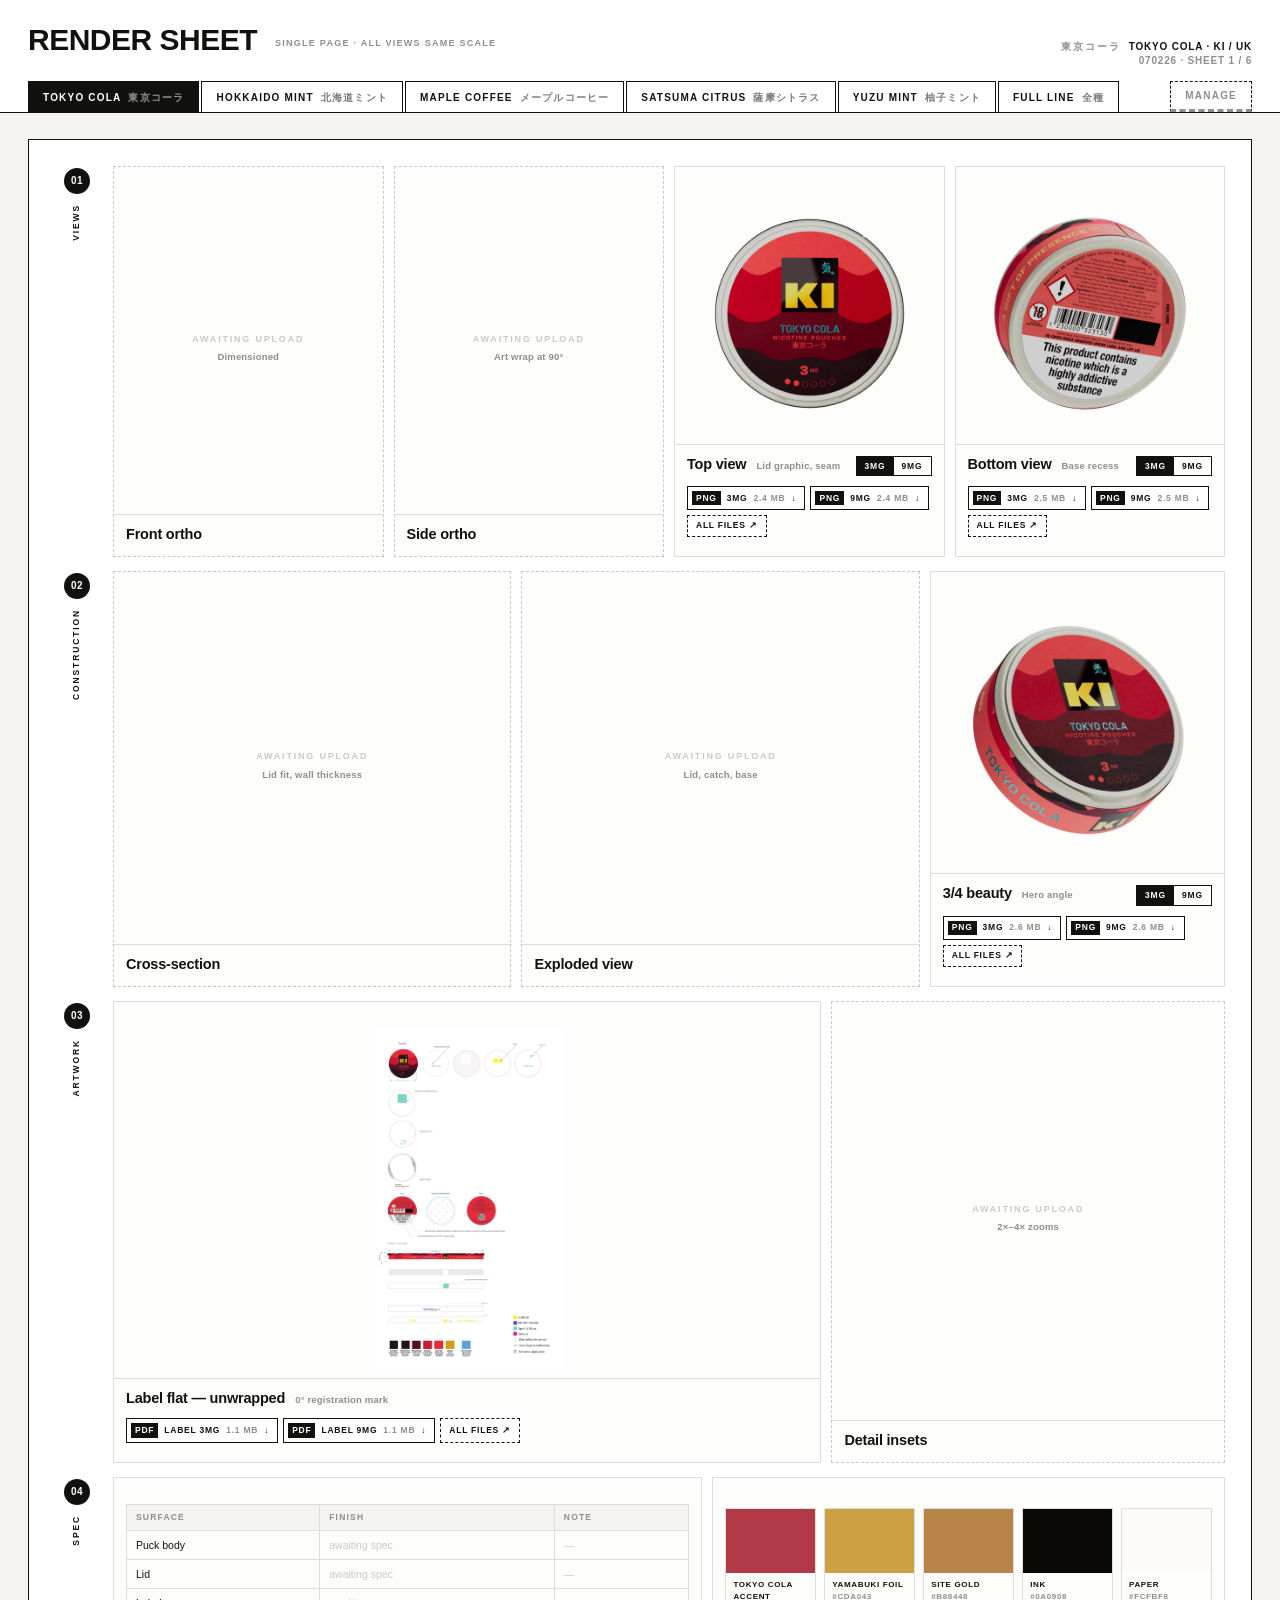
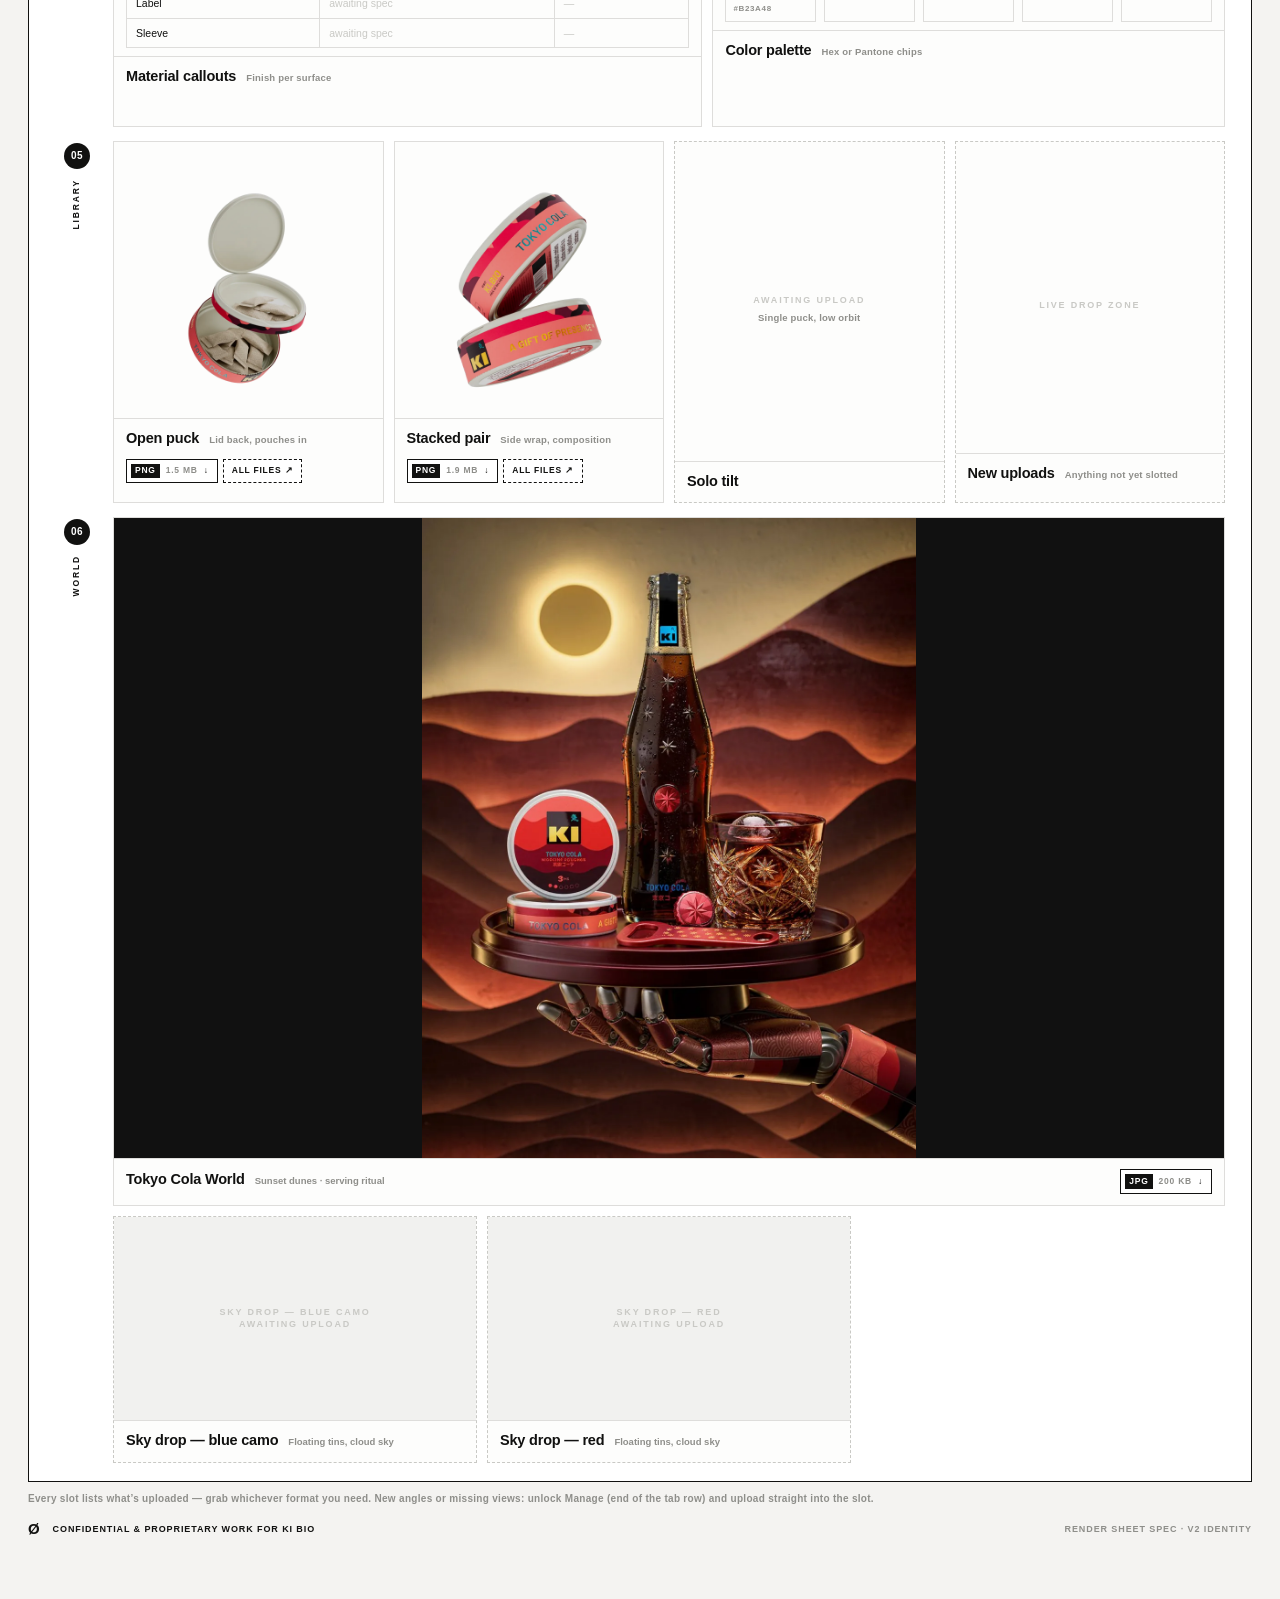
<file: renders/index.html>
<!doctype html>
<html lang="en">
<head>
<meta charset="utf-8">
<meta name="viewport" content="width=device-width,initial-scale=1">
<title>Render Sheet — Ki / UK</title>
<meta name="description" content="Live render library for the Ki UK line — every view, every format, one sheet.">
<style>
  :root{
    --ink:#111110; --sub:#8e8e8a; --faint:#c9c9c5; --line:#dedddb;
    --paper:#ffffff; --bg:#f4f3f1; --slotbg:#fdfdfc;
    --orange:#F94F14; --ref:#f1f1ef; --ok:#3E8E7E;
    --sans:"Helvetica Neue",Helvetica,Arial,-apple-system,sans-serif;
  }
  *{box-sizing:border-box;margin:0;padding:0}
  html{-webkit-text-size-adjust:100%}
  body{font-family:var(--sans);background:var(--bg);color:var(--ink);font-size:14px;line-height:1.35}
  a{color:inherit}
  .mono{font-variant-numeric:tabular-nums}

  /* ---------- chrome ---------- */
  header.bar{position:sticky;top:0;z-index:50;background:var(--paper);border-bottom:1px solid var(--ink);padding:0 28px}
  .bar-top{display:flex;align-items:baseline;gap:18px;padding:20px 0 6px;flex-wrap:wrap}
  .bar-top h1{font-size:30px;font-weight:800;letter-spacing:-.5px;text-transform:uppercase}
  .bar-top .spec-sub{font-size:9px;font-weight:700;letter-spacing:.14em;color:var(--sub);text-transform:uppercase;align-self:center}
  .bar-meta{margin-left:auto;text-align:right;font-size:10px;font-weight:700;letter-spacing:.08em;text-transform:uppercase}
  .bar-meta .m2{color:var(--sub);font-weight:600}
  .bar-meta .kanji{font-weight:600;color:var(--sub);letter-spacing:.2em;margin-right:8px}
  nav.tabs{display:flex;gap:2px;padding:8px 0 0;overflow-x:auto;scrollbar-width:none}
  nav.tabs::-webkit-scrollbar{display:none}
  nav.tabs button{appearance:none;border:1px solid var(--ink);border-bottom:none;background:var(--paper);
    font:700 10px/1 var(--sans);letter-spacing:.12em;text-transform:uppercase;padding:9px 14px 8px;cursor:pointer;white-space:nowrap;color:var(--ink)}
  nav.tabs button:hover{background:var(--bg)}
  nav.tabs button.on{background:var(--ink);color:#fff}
  nav.tabs button .k{margin-left:7px;opacity:.55;font-weight:600}
  nav.tabs button.mng{margin-left:auto;border-style:dashed;color:var(--sub)}
  nav.tabs button.mng:hover{background:var(--bg);color:var(--ink)}
  body.manage nav.tabs button.mng{background:var(--ok);border-color:var(--ok);border-style:solid;color:#fff}

  /* ---------- sheet ---------- */
  .sheet-wrap{max-width:1360px;margin:26px auto 0;padding:0 28px}
  .sheet{background:var(--paper);border:1px solid var(--ink);padding:26px 26px 18px}
  .rows{display:flex;flex-direction:column;gap:14px}
  .row{display:grid;grid-template-columns:44px 1fr;gap:14px}
  .rail{display:flex;flex-direction:column;align-items:center;gap:10px;padding-top:2px}
  .rail .num{width:26px;height:26px;border-radius:50%;background:var(--ink);color:#fff;font:700 10px/26px var(--sans);text-align:center;letter-spacing:.05em}
  .rail .rlabel{writing-mode:vertical-rl;transform:rotate(180deg);font-size:8.5px;font-weight:700;letter-spacing:.22em;color:var(--ink);text-transform:uppercase}
  .cells{display:grid;gap:10px}
  .r-views  .cells{grid-template-columns:repeat(4,1fr)}
  .r-constr .cells{grid-template-columns:1.35fr 1.35fr 1fr}
  .r-art    .cells{grid-template-columns:1.8fr 1fr}
  .r-spec   .cells{grid-template-columns:1.15fr 1fr}
  .r-lib    .cells{grid-template-columns:repeat(auto-fit,minmax(210px,1fr))}
  .r-line5  .cells{grid-template-columns:repeat(5,1fr)}
  .r-line4  .cells{grid-template-columns:repeat(4,1fr)}
  .r-world  .cells{grid-template-columns:repeat(auto-fit,minmax(280px,1fr))}
  .r-universe .cells{grid-template-columns:repeat(auto-fit,minmax(220px,1fr))}

  /* ---------- slot ---------- */
  .slot{border:1px solid var(--line);background:var(--slotbg);display:flex;flex-direction:column;min-height:250px;position:relative}
  .slot .tag{position:absolute;top:8px;left:10px;font-size:8px;font-weight:700;letter-spacing:.18em;color:var(--faint);text-transform:uppercase;z-index:2}
  .slot .fig{flex:1;display:flex;align-items:center;justify-content:center;padding:26px 14px 10px;min-height:150px;position:relative}
  .slot .fig img{max-width:100%;max-height:280px;object-fit:contain;display:block}
  .slot.tall .fig img{max-height:340px}
  .slot .foot{border-top:1px solid var(--line);padding:10px 12px 11px;display:flex;flex-wrap:wrap;gap:8px 10px;align-items:baseline}
  .slot .t{font-size:14.5px;font-weight:800;letter-spacing:-.2px}
  .slot .s{font-size:9.5px;color:var(--sub);font-weight:600;letter-spacing:.02em}
  .slot .grow{flex:1 1 auto}

  .slot.await{border-style:dashed;border-color:var(--faint)}
  .slot.await .fig{flex-direction:column;gap:6px}
  .slot.await .fig .aw{font-size:9px;font-weight:700;letter-spacing:.2em;color:var(--faint);text-transform:uppercase}

  .slot.refonly{background:var(--ref)}
  .slot.refonly .tag{color:#a4a4a0}

  .slot.orange{background:var(--orange);border-color:var(--orange)}
  .slot.orange .tag{color:rgba(255,255,255,.55)}
  .slot.orange .foot{border-top-color:rgba(255,255,255,.35)}
  .slot.orange .t{color:#fff}
  .slot.orange .s{color:rgba(255,255,255,.75)}
  .slot.orange .fig{background:
     repeating-linear-gradient(90deg,transparent 0 119px,rgba(255,255,255,.14) 119px 120px)}

  /* strength segmented */
  .seg{display:inline-flex;border:1px solid var(--ink);margin-left:auto}
  .slot.orange .seg{border-color:#fff}
  .seg button{appearance:none;border:none;background:transparent;font:700 8.5px/1 var(--sans);letter-spacing:.1em;padding:5px 8px;cursor:pointer;color:inherit}
  .seg button.on{background:var(--ink);color:#fff}
  .slot.orange .seg button.on{background:#fff;color:var(--orange)}

  /* chips */
  .chips{display:flex;flex-wrap:wrap;gap:5px;width:100%;margin-top:2px}
  .chip{display:inline-flex;align-items:center;gap:6px;border:1px solid var(--ink);padding:4px 8px;font-size:8.5px;font-weight:700;
    letter-spacing:.09em;text-transform:uppercase;text-decoration:none;background:var(--paper);cursor:pointer}
  .chip:hover{background:var(--ink);color:#fff}
  .chip .fmt{background:var(--ink);color:#fff;padding:1.5px 4px;margin-left:-4px}
  .chip:hover .fmt{background:#fff;color:var(--ink)}
  .chip .sz{color:var(--sub);font-weight:600}
  .chip:hover .sz{color:rgba(255,255,255,.7)}
  .chip.dis{opacity:.4;pointer-events:none}
  .slot.orange .chip{border-color:#fff;background:transparent;color:#fff}
  .slot.orange .chip .sz{color:rgba(255,255,255,.75)}
  .slot.orange .chip .fmt{background:#fff;color:var(--orange)}
  .slot.orange .chip:hover{background:#fff;color:var(--orange)}
  .slot.orange .chip:hover .sz{color:var(--orange)}
  .chip.folder{border-style:dashed}

  /* live browse */
  .live{width:100%}
  .live iframe{width:100%;height:230px;border:1px solid var(--line);background:#fff;margin-top:8px}
  .livehead{font-size:8.5px;font-weight:700;letter-spacing:.14em;color:var(--sub);text-transform:uppercase;margin-top:8px}

  /* spec row bits */
  table.callouts{width:100%;border-collapse:collapse;margin:26px 12px 8px;align-self:flex-start;width:calc(100% - 24px)}
  table.callouts th,table.callouts td{border:1px solid var(--line);padding:7px 9px;text-align:left;font-size:10.5px}
  table.callouts th{font-size:8.5px;font-weight:700;letter-spacing:.14em;text-transform:uppercase;color:var(--sub);background:var(--bg)}
  table.callouts td.dim{color:var(--faint)}
  .chipsrow{display:grid;grid-template-columns:repeat(5,1fr);gap:8px;padding:30px 12px 8px;width:100%}
  .swatch{border:1px solid var(--line);cursor:pointer}
  .swatch .c{height:64px}
  .swatch .l{padding:6px 7px;font-size:8px;font-weight:700;letter-spacing:.08em;text-transform:uppercase;line-height:1.5}
  .swatch .l span{display:block;color:var(--sub);font-weight:600}

  /* footer */
  footer{max-width:1360px;margin:14px auto 60px;padding:0 28px;display:flex;align-items:center;gap:12px;font-size:9px;font-weight:700;letter-spacing:.1em;text-transform:uppercase;color:var(--ink)}
  footer .oslash{font-size:15px;font-weight:800}
  footer .right{margin-left:auto;color:var(--sub);display:flex;gap:16px;align-items:center}
  footer button.lock{appearance:none;border:none;background:none;font:inherit;color:var(--sub);cursor:pointer;letter-spacing:.1em;text-transform:uppercase;padding:0}
  footer button.lock:hover{color:var(--ink)}

  /* manage */
  body:not(.manage) .m-only{display:none}
  .managebar{display:none;background:var(--ink);color:#fff;font-size:10px;font-weight:600;letter-spacing:.06em;padding:8px 28px}
  .managebar a{color:#fff;font-weight:700}
  body.manage .managebar{display:block}
  .chip.up{border-color:var(--ok);color:var(--ok)}
  .chip.up:hover{background:var(--ok);border-color:var(--ok);color:#fff}
  .slot.orange .chip.up{border-color:#fff;color:#fff}

  /* ---------- world / universe ---------- */
  .worldlead{grid-column:1/-1;font-size:10.5px;color:var(--sub);font-weight:600;letter-spacing:.02em;line-height:1.5;margin:2px 2px 2px 0}
  .wslot{border:1px solid var(--line);background:var(--slotbg);display:flex;flex-direction:column;overflow:hidden}
  .wslot.hero{grid-column:1/-1}
  .wfig{position:relative;background:#111;overflow:hidden}
  .wfig img{width:100%;height:100%;object-fit:cover;display:block}
  .wslot.hero .wfig{aspect-ratio:16/9;max-height:520px}
  .wslot.hero.portrait .wfig{aspect-ratio:auto;max-height:640px}
  .wslot.hero.portrait .wfig img{object-fit:contain;background:#111}
  .wtile .wfig{aspect-ratio:16/10}
  .wfoot{border-top:1px solid var(--line);padding:10px 12px 11px;display:flex;flex-wrap:wrap;gap:7px 10px;align-items:baseline}
  .wfoot .t{font-size:14.5px;font-weight:800;letter-spacing:-.2px}
  .wtile .wfoot .t{font-size:11px;font-weight:700;letter-spacing:.04em;text-transform:uppercase}
  .wfoot .s{font-size:9.5px;color:var(--sub);font-weight:600}
  .wfoot .grow{flex:1 1 auto}
  .wslot.await{border-style:dashed;border-color:var(--faint);min-height:170px}
  .wslot.await .wfig{background:var(--ref);display:flex;align-items:center;justify-content:center;aspect-ratio:16/9}
  .wslot.await .aw{font-size:9px;font-weight:700;letter-spacing:.2em;color:var(--faint);text-transform:uppercase;text-align:center;padding:14px}

  .note{max-width:1360px;margin:10px auto 0;padding:0 28px;font-size:10px;color:var(--sub);font-weight:600;letter-spacing:.03em}

  @media(max-width:1080px){
    .r-views .cells,.r-line5 .cells,.r-line4 .cells{grid-template-columns:1fr 1fr}
    .r-constr .cells,.r-lib .cells{grid-template-columns:1fr 1fr}
    .r-art .cells,.r-spec .cells{grid-template-columns:1fr}
  }
  @media(max-width:620px){
    .cells{grid-template-columns:1fr!important}
    .bar-top h1{font-size:22px}
    header.bar,.sheet-wrap,footer{padding-left:14px;padding-right:14px}
  }
  @media print{
    header.bar nav.tabs,.managebar,.note,footer .right{display:none}
    body{background:#fff}
    .sheet{border-width:2px}
  }
</style>
</head>
<body>

<header class="bar">
  <div class="bar-top">
    <h1>Render Sheet</h1>
    <div class="spec-sub">Single page · All views same scale</div>
    <div class="bar-meta">
      <div class="m1"><span class="kanji" id="metaKanji"></span><span id="metaFlavor"></span> · KI / UK</div>
      <div class="m2 mono">070226 · SHEET <span id="metaSheet"></span></div>
    </div>
  </div>
  <nav class="tabs" id="tabs"></nav>
</header>

<div class="managebar">MANAGE — uploads land in the matching Drive folder and appear in each slot’s LIVE view instantly. Format chips refresh when the manifest is next rebuilt. <a id="rootLink" target="_blank" rel="noopener">Open the library in Drive ↗</a></div>

<div class="sheet-wrap"><div class="sheet"><div class="rows" id="rows"></div></div></div>
<p class="note" id="foot-note">Every slot lists what’s uploaded — grab whichever format you need. New angles or missing views: unlock <strong>Manage</strong> (end of the tab row) and upload straight into the slot.</p>

<footer>
  <span class="oslash">Ø</span> Confidential &amp; proprietary work for Ki Bio
  <span class="right"><span>Render Sheet Spec · V2 Identity</span></span>
</footer>

<script>
/* ================= config ================= */
const PASS_HASH='034471d9fc375c1aa15d477c3c78c68728963bacb1837b2e16e10bbcb4a99321';
const FLAVORS=[
  {key:'cola',    name:'Tokyo Cola',     kanji:'東京コーラ',    accent:'#B23A48'},
  {key:'hokkaido',name:'Hokkaido Mint',  kanji:'北海道ミント',  accent:'#3E8E7E'},
  {key:'maple',   name:'Maple Coffee',   kanji:'メープルコーヒー',accent:'#8A5A3B'},
  {key:'satsuma', name:'Satsuma Citrus', kanji:'薩摩シトラス',  accent:'#E08A2E'},
  {key:'yuzu',    name:'Yuzu Mint',      kanji:'柚子ミント',    accent:'#7FA33C'},
  {key:'line',    name:'Full Line',      kanji:'全種',          accent:'#B88448'},
];
const BRAND=[['YAMABUKI FOIL','#CDA043'],['SITE GOLD','#B88448'],['INK','#0A0908'],['PAPER','#FCFBF8']];

/* rows + slots for flavor sheets */
const ROWS=[
 {num:'01',label:'Views',cls:'r-views',slots:[
   {id:'front-ortho',t:'Front ortho',s:'Dimensioned'},
   {id:'side-ortho',t:'Side ortho',s:'Art wrap at 90°'},
   {id:'top',t:'Top view',s:'Lid graphic, seam'},
   {id:'bottom',t:'Bottom view',s:'Base recess'},
 ]},
 {num:'02',label:'Construction',cls:'r-constr',slots:[
   {id:'cross-section',t:'Cross-section',s:'Lid fit, wall thickness'},
   {id:'exploded',t:'Exploded view',s:'Lid, catch, base'},
   {id:'beauty',t:'3/4 beauty',s:'Hero angle'},
 ]},
 {num:'03',label:'Artwork',cls:'r-art',slots:[
   {id:'label-flat',t:'Label flat — unwrapped',s:'0° registration mark',tall:true},
   {id:'detail',t:'Detail insets',s:'2×–4× zooms'},
 ]},
 {num:'04',label:'Spec',cls:'r-spec',slots:[
   {id:'callouts',t:'Material callouts',s:'Finish per surface',kind:'callouts'},
   {id:'palette',t:'Color palette',s:'Hex or Pantone chips',kind:'palette'},
 ]},
 {num:'05',label:'Library',cls:'r-lib',slots:[
   {id:'open',t:'Open puck',s:'Lid back, pouches in'},
   {id:'stacked',t:'Stacked pair',s:'Side wrap, composition'},
   {id:'solo-tilt',t:'Solo tilt',s:'Single puck, low orbit'},
   {id:'inbox',t:'New uploads',s:'Anything not yet slotted',kind:'inbox'},
 ]},
];
/* full line sheet — group angles only; single-puck tilts now live in each flavor's Library */
const LINE_ROWS=[
 {num:'01',label:'Group',cls:'r-line5',slots:[1,2,3,4,5].map(n=>({id:'angle-0'+n,t:'Group angle 0'+n,s:'All flavors, loose set'}))},
];
/* landscape brand worlds — one cinematic scene per flavor, + the collective Universe */
const WORLDS={
  cola:    {title:'Tokyo Cola World',    scene:'Sunset dunes · serving ritual', full:'worlds/cola.jpg',    preview:'previews/worlds/cola.webp',    size:'200 KB', portrait:true},
  hokkaido:{title:'Hokkaido Mint World', scene:'Alpine mint terraces at dawn',  full:'worlds/hokkaido.jpg',preview:'previews/worlds/hokkaido.webp',size:'357 KB'},
  maple:   {title:'Maple Coffee World',  scene:'Autumn roastery in the maples', full:'worlds/maple.jpg',   preview:'previews/worlds/maple.webp',   size:'400 KB'},
  satsuma: {title:'Satsuma Citrus World',scene:'Golden-hour citrus orchard',    full:'worlds/satsuma.jpg', preview:'previews/worlds/satsuma.webp', size:'328 KB'},
  yuzu:    {title:'Yuzu Mint World',      scene:'Yuzu grove at sundown',         full:'worlds/yuzu.jpg',    preview:'previews/worlds/yuzu.webp',    size:'356 KB'},
};
/* extra hero shots that belong to a flavor's world but aren't uploaded yet */
const WORLD_EXTRAS={
  cola:[
    {t:'Sky drop — blue camo',s:'Floating tins, cloud sky'},
    {t:'Sky drop — red',      s:'Floating tins, cloud sky'},
  ],
};

/* ================= state ================= */
let MANIFEST=null, current=location.hash.replace('#','')||'cola';
if(!FLAVORS.some(f=>f.key===current)) current='cola';

const $=s=>document.querySelector(s), esc=s=>String(s).replace(/[&<>"]/g,c=>({'&':'&amp;','<':'&lt;','>':'&gt;','"':'&quot;'}[c]));
const dl=id=>'https://drive.google.com/uc?export=download&id='+id;
const folderUrl=id=>'https://drive.google.com/drive/folders/'+id;
const embedUrl=id=>'https://drive.google.com/embeddedfolderview?id='+id+'#grid';

/* ================= render ================= */
function slotData(fk,sid){ return (MANIFEST&&MANIFEST.flavors[fk]&&MANIFEST.flavors[fk].slots[sid])||{files:[],folderId:null}; }

function chipHtml(f){
  const href=f.id?dl(f.id):'#';
  return `<a class="chip${f.id?'':' dis'}" href="${href}" title="${f.id?esc(f.name||''):'syncing to Drive…'}" download>
    <span class="fmt">${esc(f.fmt)}</span>${f.part?esc(f.part)+' ':''}${f.strength?esc(f.strength)+' ':''}<span class="sz">${esc(f.size||'')}</span> ↓</a>`;
}

function slotHtml(fk,def){
  const d=slotData(fk,def.id);
  const cls=['slot',def.orange?'orange':'',def.ref?'refonly':'',def.tall?'tall':''].join(' ').trim();
  if(def.kind==='callouts'){
    return `<div class="${cls}">
      <table class="callouts"><tr><th>Surface</th><th>Finish</th><th>Note</th></tr>
      <tr><td>Puck body</td><td class="dim">awaiting spec</td><td class="dim">—</td></tr>
      <tr><td>Lid</td><td class="dim">awaiting spec</td><td class="dim">—</td></tr>
      <tr><td>Label</td><td class="dim">awaiting spec</td><td class="dim">—</td></tr>
      <tr><td>Sleeve</td><td class="dim">awaiting spec</td><td class="dim">—</td></tr></table>
      <div class="foot"><span class="t">${esc(def.t)}</span><span class="s">${esc(def.s)}</span>
      <span class="grow"></span>${manageChips(d,def)}</div></div>`;
  }
  if(def.kind==='palette'){
    const fl=FLAVORS.find(x=>x.key===fk);
    const chips=[[fl.name.toUpperCase()+' ACCENT',fl.accent],...BRAND];
    return `<div class="${cls}">
      <div class="chipsrow">${chips.map(([n,h])=>`<div class="swatch" data-hex="${h}" title="copy ${h}">
        <div class="c" style="background:${h}"></div><div class="l">${esc(n)}<span class="mono">${h}</span></div></div>`).join('')}</div>
      <div class="foot"><span class="t">${esc(def.t)}</span><span class="s">${esc(def.s)}</span></div></div>`;
  }
  if(def.kind==='inbox'){
    return `<div class="${cls} await">
      <div class="fig"><div class="aw">Live drop zone</div></div>
      <div class="foot"><span class="t">${esc(def.t)}</span><span class="s">${esc(def.s)}</span><span class="grow"></span>
        ${liveBits(d,def,true)}</div></div>`;
  }
  const files=d.files||[];
  if(!files.length){
    return `<div class="${cls} await">
      <div class="fig"><div class="aw">Awaiting upload</div><div class="s">${esc(def.s)}</div></div>
      <div class="foot"><span class="t">${esc(def.t)}</span><span class="grow"></span>${manageChips(d,def)}</div></div>`;
  }
  const strengths=[...new Set(files.filter(f=>f.strength&&f.preview).map(f=>f.strength))];
  const first=files.find(f=>f.preview)||files[0];
  const seg=strengths.length>1?`<span class="seg" data-slot="${def.id}">${strengths.map((s,i)=>
      `<button class="${i===0?'on':''}" data-strength="${s}">${s}</button>`).join('')}</span>`:'';
  return `<div class="${cls}" data-slotbox="${def.id}">
    <div class="fig">${first.preview?`<img loading="lazy" src="${esc(first.preview)}" alt="${esc(def.t)}">`:`<div class="aw">no preview</div>`}</div>
    <div class="foot"><span class="t">${esc(def.t)}</span><span class="s">${esc(def.s)}</span>${seg}
      <div class="chips">${files.map(chipHtml).join('')}${folderChip(d)}${manageChips(d,def)}</div>${liveBits(d,def)}</div></div>`;
}
function folderChip(d){ return d.folderId?`<a class="chip folder" target="_blank" rel="noopener" href="${folderUrl(d.folderId)}">All files ↗</a>`:''; }
function manageChips(d,def){ return d.folderId?`<a class="chip up m-only" target="_blank" rel="noopener" href="${folderUrl(d.folderId)}">Upload ↗</a>`:''; }
function liveBits(d,def,open){
  if(!d.folderId) return '';
  return `<div class="live"><a class="chip m-only" data-live="${d.folderId}" ${open?'data-open="1"':''}>Live view ▾</a><div class="livehost"></div></div>`;
}

/* ---------- world / universe ---------- */
function worldDlChip(w){ return `<a class="chip" href="${w.full}" download title="${esc(w.title)} — full JPG"><span class="fmt">JPG</span><span class="sz">${esc(w.size)}</span> ↓</a>`; }
function worldSectionHtml(fk){
  if(fk==='line'){
    const tiles=FLAVORS.filter(f=>WORLDS[f.key]).map(f=>{const w=WORLDS[f.key];
      return `<div class="wslot wtile"><a class="wfig" href="#${f.key}" data-jump="${f.key}" title="Open ${esc(f.name)}"><img loading="lazy" src="${esc(w.preview)}" alt="${esc(w.title)}"></a>
        <div class="wfoot"><span class="t">${esc(f.name)}</span><span class="grow"></span>${worldDlChip(w)}</div></div>`;}).join('');
    const heroAwait=`<div class="wslot wtile await"><div class="wfig"><div class="aw">Universe hero —<br>full-line sky shot<br>awaiting upload</div></div>
      <div class="wfoot"><span class="t">Ki Universe</span><span class="s">All five worlds, one frame</span></div></div>`;
    return `<div class="row r-universe"><div class="rail"><div class="num">02</div><div class="rlabel">Universe</div></div>
      <div class="cells"><div class="worldlead">The whole line shares one sky — every flavour opens into its own landscape. Tap a world to jump to that flavour’s sheet. Drop the full-line hero shot in the last slot when it lands.</div>
      ${tiles}${heroAwait}</div></div>`;
  }
  const w=WORLDS[fk]; if(!w) return '';
  const extras=(WORLD_EXTRAS[fk]||[]).map(e=>`<div class="wslot await"><div class="wfig"><div class="aw">${esc(e.t)}<br>awaiting upload</div></div>
    <div class="wfoot"><span class="t">${esc(e.t)}</span><span class="s">${esc(e.s)}</span></div></div>`).join('');
  const hero=`<div class="wslot hero${w.portrait?' portrait':''}"><div class="wfig"><img loading="lazy" src="${esc(w.preview)}" alt="${esc(w.title)}"></div>
    <div class="wfoot"><span class="t">${esc(w.title)}</span><span class="s">${esc(w.scene)}</span><span class="grow"></span>${worldDlChip(w)}</div></div>`;
  return `<div class="row r-world"><div class="rail"><div class="num">06</div><div class="rlabel">World</div></div>
    <div class="cells">${hero}${extras}</div></div>`;
}

function render(){
  const fl=FLAVORS.find(f=>f.key===current);
  document.title=`Render Sheet — ${fl.name} · Ki / UK`;
  $('#metaFlavor').textContent=fl.name.toUpperCase();
  $('#metaKanji').textContent=fl.kanji;
  $('#metaSheet').textContent=(FLAVORS.indexOf(fl)+1)+' / '+FLAVORS.length;
  $('#tabs').innerHTML=FLAVORS.map(f=>`<button class="${f.key===current?'on':''}" data-fl="${f.key}">${esc(f.name)}<span class="k">${esc(f.kanji)}</span></button>`).join('')
    +`<button class="mng" id="lockBtn">${document.body.classList.contains('manage')?'Manage · unlocked':'Manage'}</button>`;
  const rows=current==='line'?LINE_ROWS:ROWS;
  $('#rows').innerHTML=rows.map(r=>`<div class="row ${r.cls}"><div class="rail"><div class="num">${r.num}</div><div class="rlabel">${esc(r.label)}</div></div>
    <div class="cells">${r.slots.map(s=>slotHtml(current,s)).join('')}</div></div>`).join('')
    + worldSectionHtml(current);
  if(MANIFEST&&MANIFEST.rootFolderId) $('#rootLink').href=folderUrl(MANIFEST.rootFolderId);
  wire();
}

function wire(){
  document.querySelectorAll('#tabs button[data-fl]').forEach(b=>b.onclick=()=>{current=b.dataset.fl;history.replaceState(null,'','#'+current);render();window.scrollTo({top:0});});
  document.querySelectorAll('[data-jump]').forEach(a=>a.onclick=e=>{e.preventDefault();current=a.dataset.jump;history.replaceState(null,'','#'+current);render();window.scrollTo({top:0});});
  $('#lockBtn').onclick=toggleManage;
  document.querySelectorAll('.seg').forEach(seg=>seg.querySelectorAll('button').forEach(b=>b.onclick=()=>{
    seg.querySelectorAll('button').forEach(x=>x.classList.toggle('on',x===b));
    const box=seg.closest('[data-slotbox]'),sid=seg.dataset.slot,d=slotData(current,sid);
    const f=(d.files||[]).find(x=>x.strength===b.dataset.strength&&x.preview);
    if(f) box.querySelector('.fig img').src=f.preview;
  }));
  document.querySelectorAll('.swatch').forEach(s=>s.onclick=()=>{navigator.clipboard&&navigator.clipboard.writeText(s.dataset.hex);
    const l=s.querySelector('.l span'),o=l.textContent;l.textContent='COPIED';setTimeout(()=>l.textContent=o,900);});
  document.querySelectorAll('[data-live]').forEach(a=>{
    const go=()=>{const host=a.parentElement.querySelector('.livehost');
      if(host.innerHTML){host.innerHTML='';a.textContent='Live view ▾';return;}
      host.innerHTML=`<div class="livehead">Live Drive contents — updates as files land</div><iframe loading="lazy" src="${embedUrl(a.dataset.live)}"></iframe>`;
      a.textContent='Live view ▴';};
    a.onclick=go; if(a.dataset.open&&document.body.classList.contains('manage')) go();
  });
}

/* ================= manage ================= */
async function sha256(t){const b=await crypto.subtle.digest('SHA-256',new TextEncoder().encode(t));return[...new Uint8Array(b)].map(x=>x.toString(16).padStart(2,'0')).join('');}
async function toggleManage(){
  if(document.body.classList.contains('manage')){document.body.classList.remove('manage');localStorage.removeItem('ki-renders-manage');render();return;}
  const p=prompt('Passphrase (same as the index edit mode)');if(!p)return;
  if(await sha256(p)===PASS_HASH){document.body.classList.add('manage');localStorage.setItem('ki-renders-manage','1');render();}
  else alert('Not it.');
}
if(localStorage.getItem('ki-renders-manage')==='1')document.body.classList.add('manage');

/* ================= boot ================= */
fetch('manifest.json',{cache:'no-store'}).then(r=>r.json()).then(m=>{MANIFEST=m;render();}).catch(()=>{MANIFEST={flavors:{}};render();});
</script>
</body>
</html>
</file>
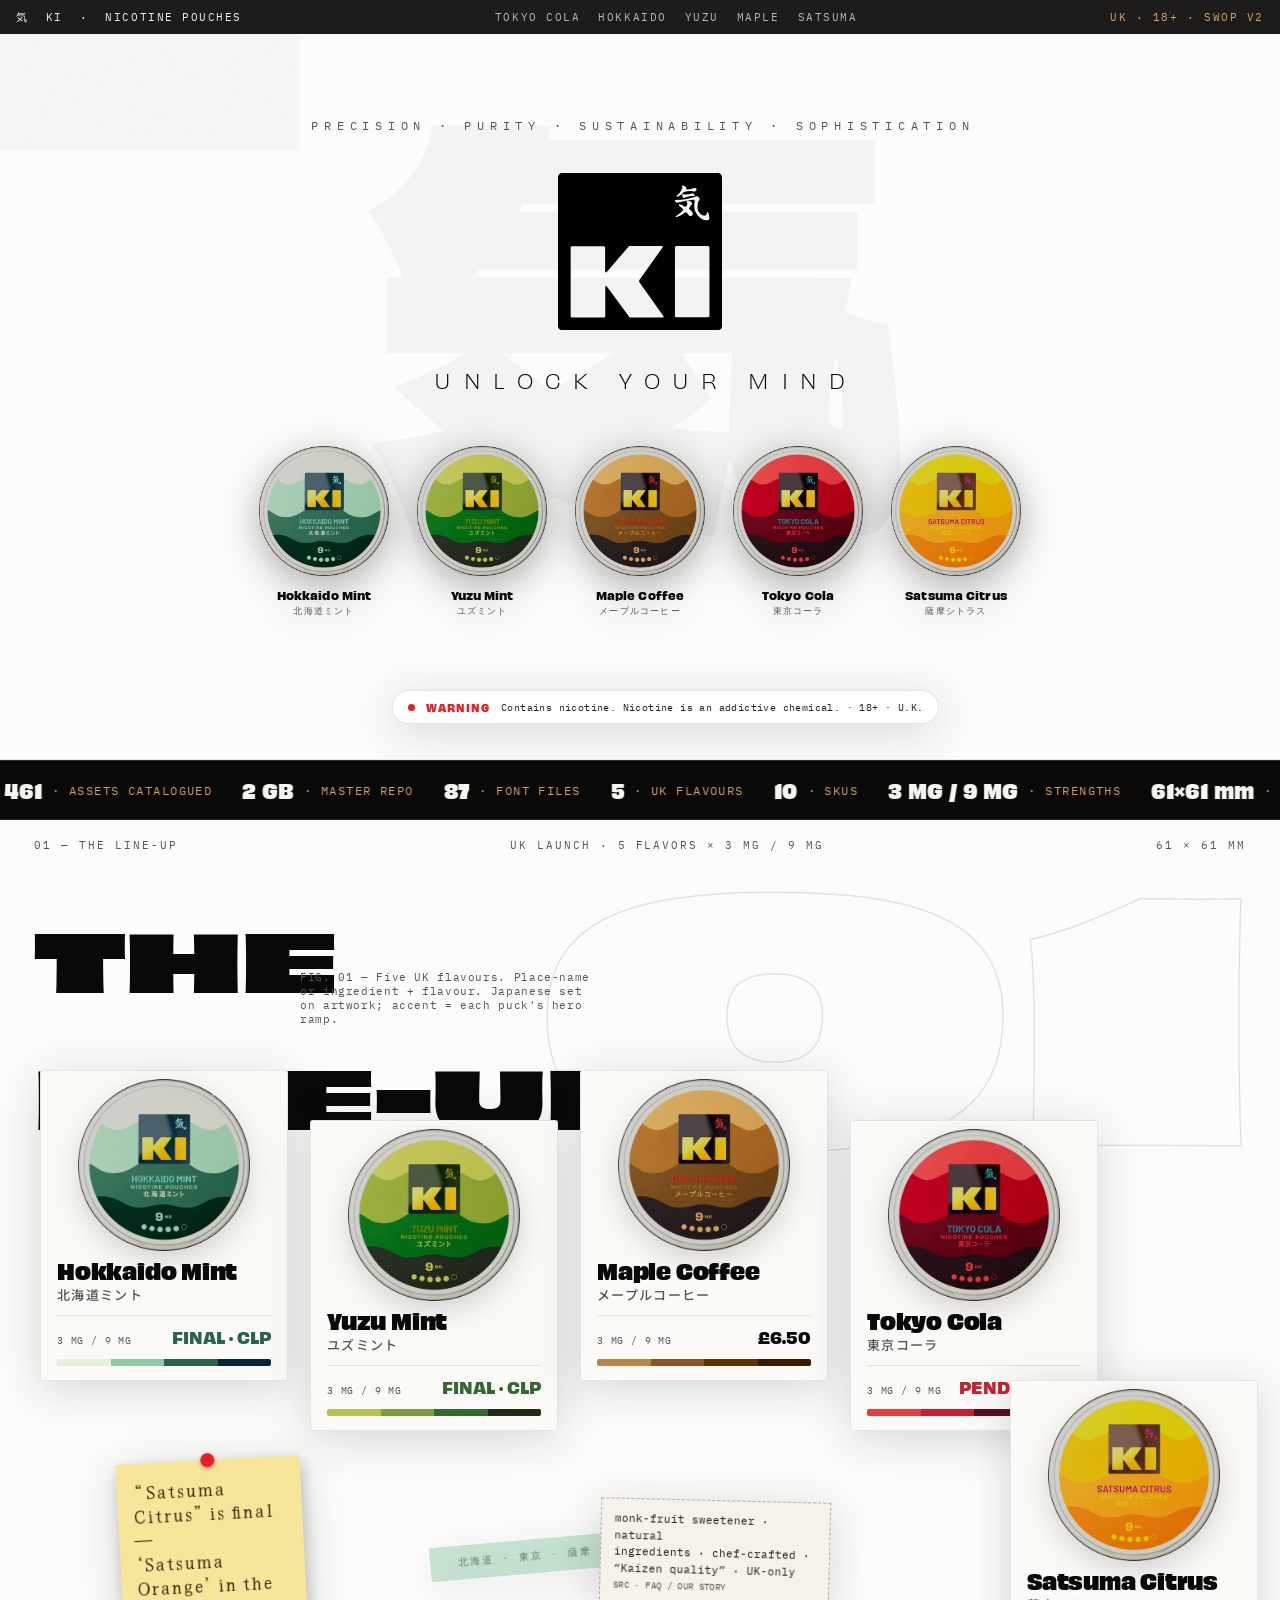
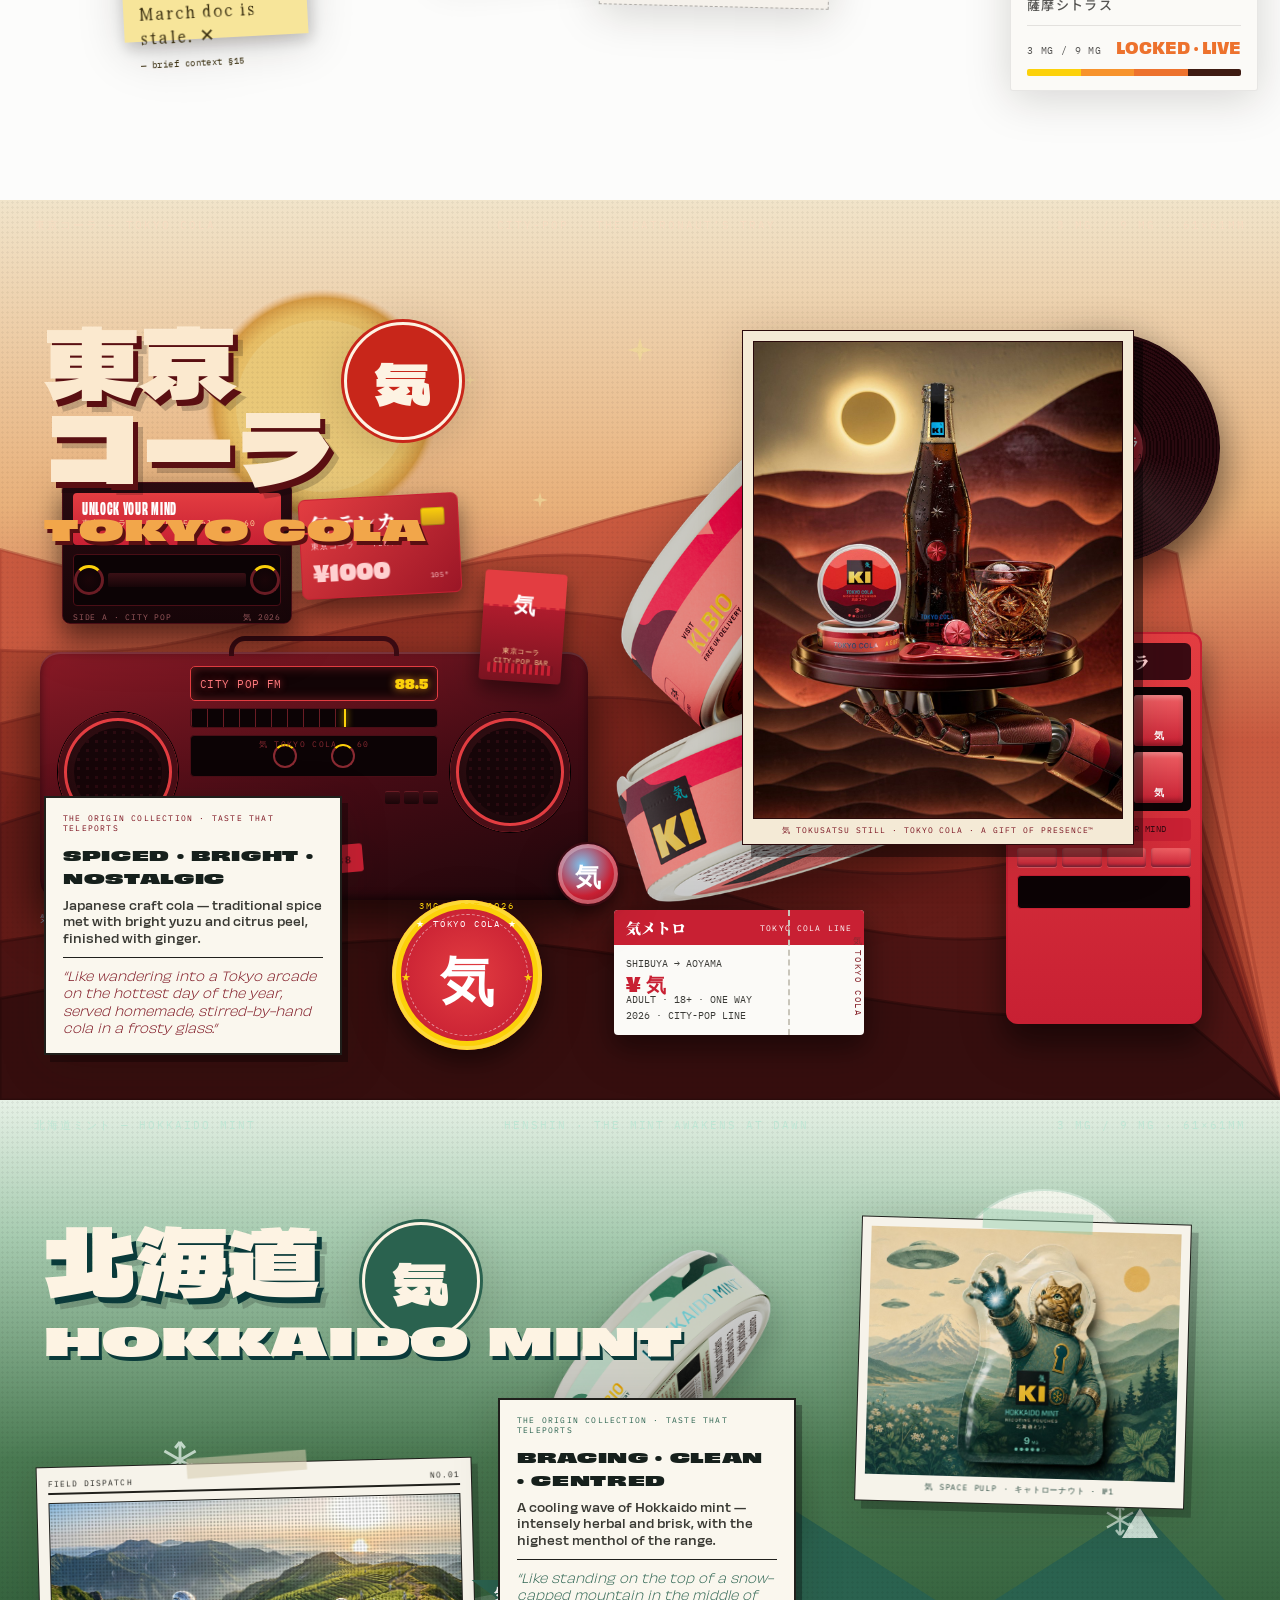
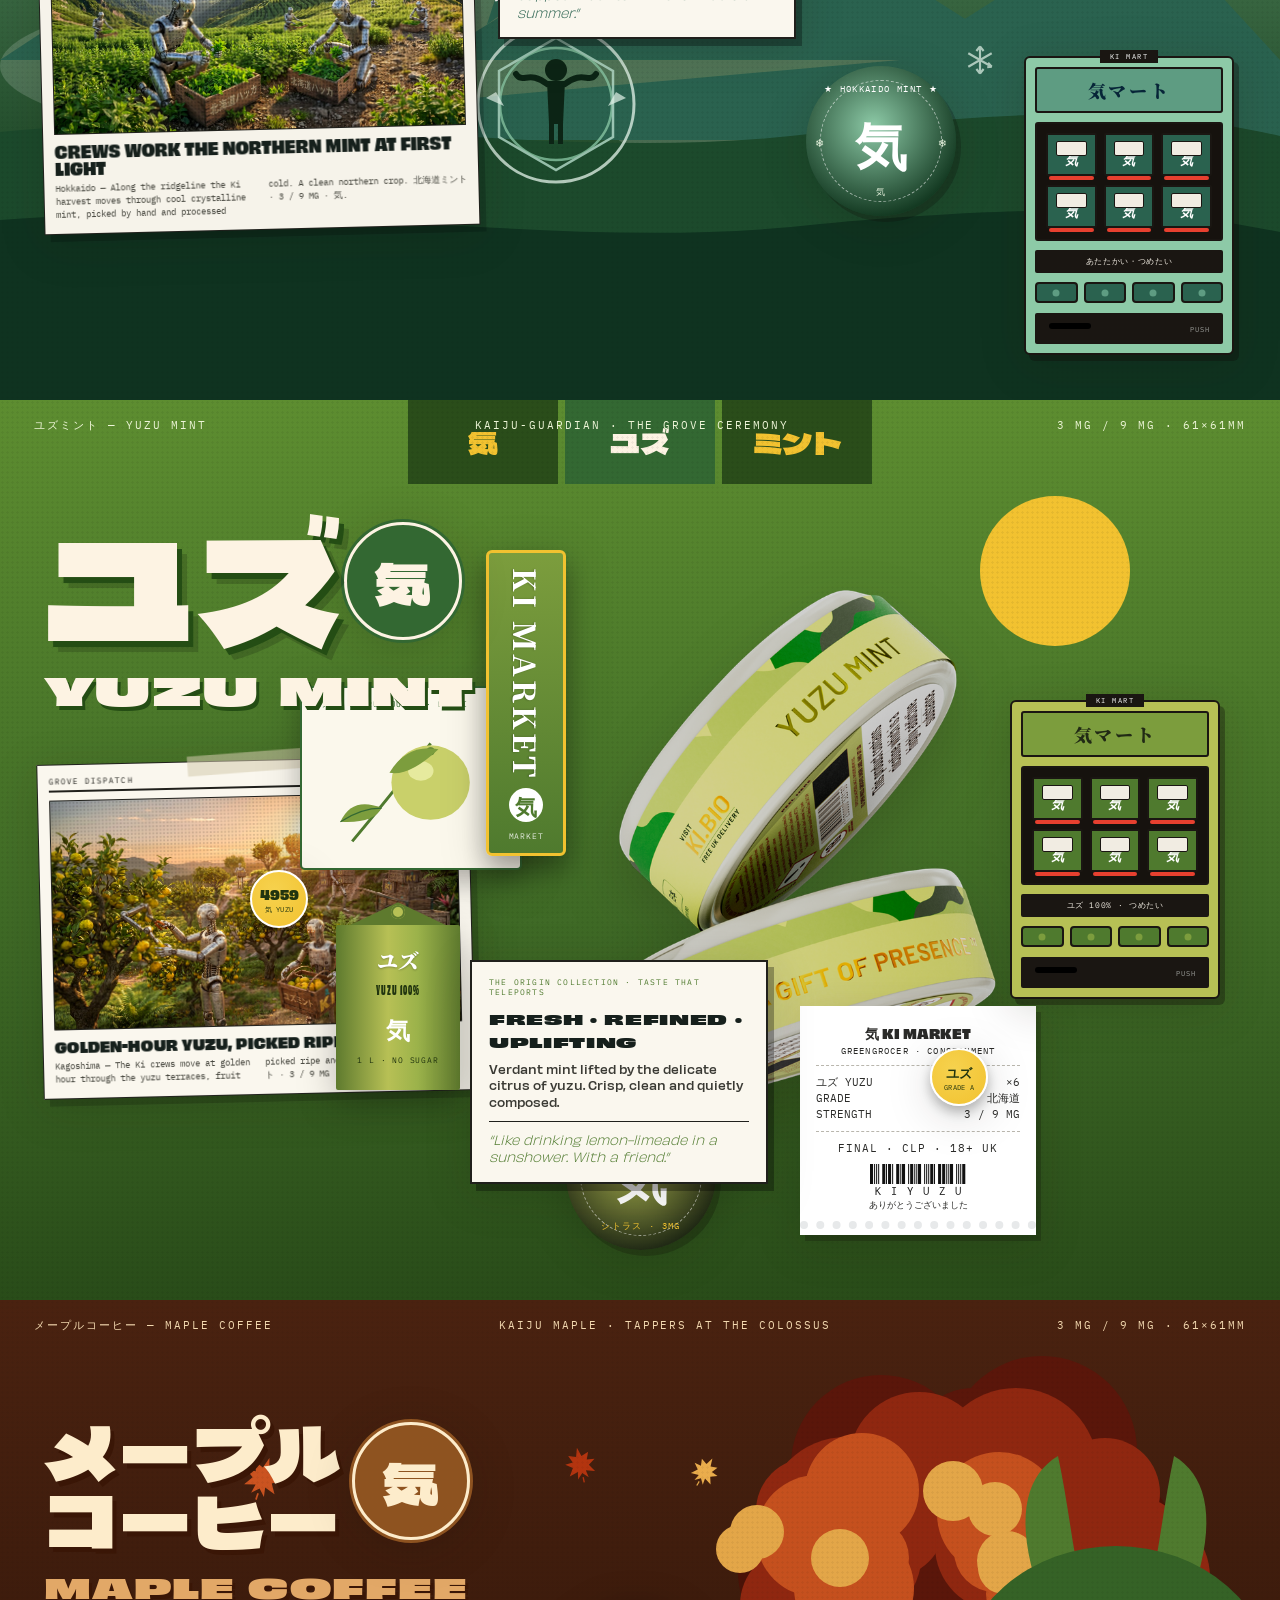
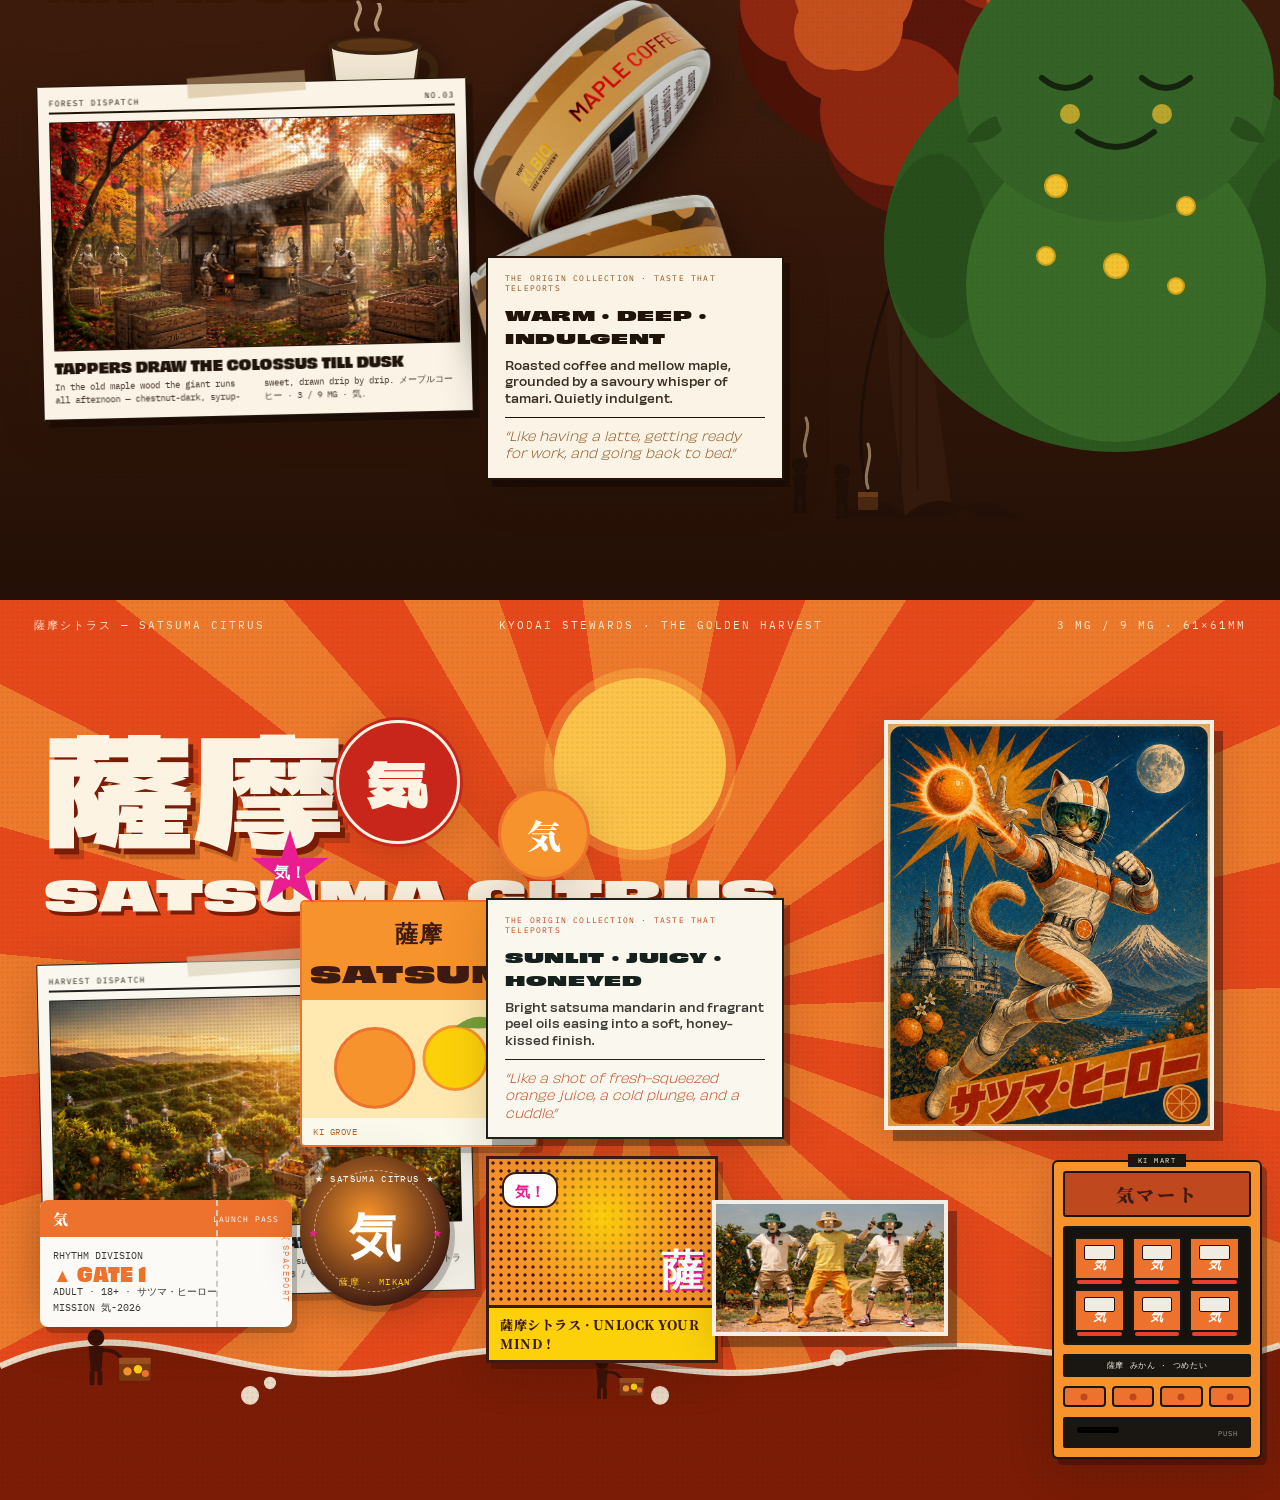
<file: ki-world.html>
<!DOCTYPE html>
<html lang="en">
<head>
<meta charset="UTF-8">
<meta name="viewport" content="width=device-width, initial-scale=1.0">
<title>気 — The World of Ki</title>
<link rel="preconnect" href="https://fonts.googleapis.com">
<link rel="preconnect" href="https://fonts.gstatic.com" crossorigin>
<link href="https://fonts.googleapis.com/css2?family=Dela+Gothic+One&family=IBM+Plex+Mono:wght@400;500;600&family=Noto+Sans+JP:wght@400;500;700;900&family=Noto+Serif+JP:wght@500;700;900&family=Yuji+Syuku&family=Libre+Barcode+39+Extended+Text&display=swap" rel="stylesheet">
<style>
/* ============ OBVIOUSLY — the brand face (self-hosted woff2, no serif anywhere) ============ */
@font-face{font-family:'Obviously';src:url('assets/fonts/Obviously-Thin.woff2') format('woff2');font-weight:100;font-display:swap}
@font-face{font-family:'Obviously';src:url('assets/fonts/Obviously-Light.woff2') format('woff2');font-weight:300;font-display:swap}
@font-face{font-family:'Obviously';src:url('assets/fonts/Obviously-Medium.woff2') format('woff2');font-weight:400 500;font-display:swap}
@font-face{font-family:'Obviously';src:url('assets/fonts/Obviously-Bold.woff2') format('woff2');font-weight:700;font-display:swap}
@font-face{font-family:'Obviously';src:url('assets/fonts/Obviously-Black.woff2') format('woff2');font-weight:900;font-display:swap}
@font-face{font-family:'Obviously XB';src:url('assets/fonts/Obviously-Extended-Black.woff2') format('woff2');font-weight:900;font-display:swap}
@font-face{font-family:'Obviously XReg';src:url('assets/fonts/Obviously-Extended.woff2') format('woff2');font-weight:400;font-display:swap}
@font-face{font-family:'Obviously Cond';src:url('assets/fonts/Obviously-Condensed-Black.woff2') format('woff2');font-weight:900;font-display:swap}
@font-face{font-family:'Obviously Wide';src:url('assets/fonts/Obviously-Wide-Black.woff2') format('woff2');font-weight:900;font-display:swap}

:root{
  --ink:#0a0908; --ink2:#231F20; --ink3:#565553;
  --cream:#F7F6F1; --cream2:#F5F1EB; --cream3:#EFE9DD; --paper:#FBFAF7;
  --gold:#B88448; --gold-d:#633201; --gold-bg:#D4A265; --tan:#D0AB64;
  --mint:#8DCAA7; --sage:#619C8A; --red:#ED1C23;
  /* flavor ramps (light->dark, SWOP v2 -> sRGB, verbatim) */
  --yuzu1:#B7C055; --yuzu2:#7C9D3D; --yuzu3:#336832; --yuzu4:#212A15;
  --hok1:#E5F1DC; --hok2:#8DCAA7; --hok3:#2A624F; --hok4:#072538;
  --map1:#B98448; --map2:#8E5320; --map3:#633203; --map4:#381B00;
  --cola1:#E33D41; --cola2:#C82033; --cola3:#5A0D20; --cola4:#270F14;
  --sat1:#FCD10A; --sat2:#F7932C; --sat3:#ED722D; --sat4:#3E1B12;
  /* finish markers — production notation, NEVER fills */
  --uv:#8FC740; --foil:#FFF200; --emboss:#92298E;
  --mono:'IBM Plex Mono',ui-monospace,monospace;
  --jp:'Noto Sans JP',sans-serif; --jpserif:'Noto Serif JP',serif; --brush:'Yuji Syuku',serif;
}
*{box-sizing:border-box;margin:0;padding:0}
html,body{background:#E7E9EA;-webkit-font-smoothing:antialiased}
body{font-family:'Obviously',system-ui,sans-serif;color:var(--ink);overflow-x:hidden}
img{display:block;max-width:100%}
a{color:inherit}

/* paper grain over everything */
#grain{position:fixed;inset:0;z-index:9000;pointer-events:none;opacity:.05;mix-blend-mode:multiply}

/* scaling frame */
#wrap{width:100%;overflow-x:hidden}
#frame{position:relative;margin:0 auto}
#stage{width:1280px;transform-origin:top left;background:#FCFCFB}

/* ---- section chrome ---- */
section{position:relative;width:1280px;overflow:hidden}
.ground-cream{background:#FCFCFB}
.ground-cream2{background:#F3F4F4}
.ground-warm{background:#FCFCFB}
.ground-mist{background:linear-gradient(180deg,#FCFCFB,#EEF1F1)}
.ground-dark{background:var(--ink);color:var(--cream)}
.ground-mtn{background:#11281f}
.sechead{position:absolute;top:18px;left:34px;right:34px;display:flex;justify-content:space-between;
  font-family:var(--mono);font-size:11px;letter-spacing:.18em;text-transform:uppercase;color:var(--ink3);z-index:6}
.ground-dark .sechead,.ground-mtn .sechead{color:#bdb6a3}
.secnum{position:absolute;font-family:'Obviously XB';font-weight:900;font-size:330px;line-height:.7;
  color:transparent;-webkit-text-stroke:1.5px rgba(10,9,8,.10);top:40px;right:20px;z-index:1;user-select:none}
.ground-dark .secnum,.ground-mtn .secnum{-webkit-text-stroke-color:rgba(247,246,241,.13)}
.sectitle{position:absolute;left:34px;font-family:'Obviously XB';font-weight:900;letter-spacing:-.01em;z-index:6}
.fn{position:absolute;font-family:var(--mono);font-size:10.5px;letter-spacing:.06em;color:var(--ink3);z-index:6}
.ground-dark .fn,.ground-mtn .fn{color:#9c9784}

/* ---- artifacts (draggable) ---- */
.art{position:absolute;z-index:10;cursor:grab;touch-action:none;
  filter:drop-shadow(0 8px 22px rgba(20,14,8,.16));transition:filter .15s,transform .15s}
.art:hover{filter:drop-shadow(0 14px 34px rgba(20,14,8,.26));z-index:50}
.art:active{cursor:grabbing}
.art img{pointer-events:none}
.prov{font-family:var(--mono);font-size:9px;letter-spacing:.04em;color:var(--ink3);text-transform:uppercase}
.tag{font-family:var(--mono);font-size:10px;letter-spacing:.1em;text-transform:uppercase}

/* topbar */
#topbar{position:fixed;top:0;left:0;right:0;height:34px;z-index:8000;background:rgba(10,9,8,.92);
  color:var(--cream);display:flex;align-items:center;justify-content:space-between;padding:0 16px;
  font-family:var(--mono);font-size:11px;letter-spacing:.14em;text-transform:uppercase;backdrop-filter:blur(4px)}
#topbar nav{display:flex;gap:18px}
#topbar nav a{text-decoration:none;opacity:.7;cursor:pointer}
#topbar nav a:hover{opacity:1;color:var(--mint)}
#topbar .r{color:var(--gold-bg)}

/* masthead — premium · cool · real logo + real pucks */
.mast{height:760px;background:#FCFCFB;border-bottom:1px solid rgba(10,9,8,.07)}
.mast-kanji{position:absolute;top:36px;left:50%;transform:translateX(-50%);font-family:var(--jpserif);font-weight:900;font-size:540px;line-height:1;color:rgba(10,9,8,.035);z-index:0;user-select:none;pointer-events:none}
.mast-mid{position:absolute;top:118px;left:0;right:0;text-align:center;z-index:5;pointer-events:none}
.eyebrow2{font-family:var(--mono);font-size:11.5px;letter-spacing:.5em;text-transform:uppercase;color:var(--ink3);padding-left:.5em}
.mast-logo{width:164px;margin:40px auto 0;display:block}
.mast-tag{font-family:'Obviously';font-weight:300;font-size:20px;letter-spacing:.62em;text-transform:uppercase;color:var(--ink);margin-top:34px;padding-left:.62em}
.pk{width:130px;text-align:center}
.pk img{width:130px;filter:drop-shadow(0 10px 16px rgba(20,14,8,.18))}
.pk .l{font-family:var(--mono);font-size:9px;letter-spacing:.13em;text-transform:uppercase;color:var(--ink3);margin-top:10px}
.pk .l b{display:block;font-family:'Obviously';font-weight:700;font-size:11px;letter-spacing:.01em;color:var(--ink);text-transform:none;margin-bottom:1px}
.mast-warn{display:flex;align-items:center;gap:11px;font-family:var(--mono);font-size:10px;letter-spacing:.04em;color:var(--ink2);background:#fff;border:1px solid rgba(10,9,8,.1);padding:8px 15px;border-radius:100px}
.mast-warn .dot{width:7px;height:7px;border-radius:50%;background:var(--red);flex:0 0 auto}
.mast-warn b{color:var(--red);font-family:'Obviously';font-weight:700;letter-spacing:.1em;text-transform:uppercase}

/* warning band artifact */
.warnband{width:560px;background:var(--cream);border:2px solid var(--ink);padding:0}
.warnband .top{background:var(--red);color:#fff;font-family:'Obviously';font-weight:700;font-size:13px;
  letter-spacing:.16em;text-transform:uppercase;padding:7px 14px;display:flex;justify-content:space-between}
.warnband .body{padding:13px 16px;font-family:'Obviously';font-weight:500;font-size:15px;line-height:1.4;color:var(--ink)}
.warnband .foot{border-top:1px solid var(--ink);padding:7px 16px;display:flex;justify-content:space-between;
  font-family:var(--mono);font-size:9.5px;letter-spacing:.05em;text-transform:uppercase;color:var(--ink3)}

/* ticker */
.ticker{height:60px;background:var(--ink);color:var(--cream);display:flex;align-items:center;overflow:hidden;white-space:nowrap;border-top:1px solid #2c2925;border-bottom:1px solid #2c2925}
.ticker .run{display:inline-flex;gap:0;animation:tick 38s linear infinite;will-change:transform}
.ticker b{font-family:'Obviously';font-weight:900;font-size:19px;letter-spacing:.02em;padding:0 4px}
.ticker span{font-family:var(--mono);font-size:12px;letter-spacing:.12em;text-transform:uppercase;color:var(--gold-bg);padding:0 26px 0 6px;align-self:center}
.ticker em{color:var(--mint);font-style:normal}
@keyframes tick{from{transform:translateX(0)}to{transform:translateX(-50%)}}

/* puck flavor card */
.puck{width:248px;background:var(--paper);border-radius:3px;padding:16px 16px 14px;border:1px solid rgba(10,9,8,.08)}
.puck .lid{height:150px;border-radius:50%;display:flex;align-items:center;justify-content:center;position:relative;overflow:hidden}
.puck .lid .ki{font-family:'Obviously XB';font-weight:900;font-size:60px;color:#fff;mix-blend-mode:overlay}
.puck img.tin{width:172px;height:172px;object-fit:contain;margin:-8px auto -4px;display:block;filter:drop-shadow(0 10px 14px rgba(20,14,8,.16))}
.puck .nm{font-family:'Obviously';font-weight:900;font-size:21px;line-height:1;margin-top:13px;letter-spacing:-.01em}
.puck .kata{font-family:var(--jp);font-weight:500;font-size:13px;color:var(--ink3);margin-top:4px;letter-spacing:.1em}
.puck .meta{display:flex;justify-content:space-between;align-items:baseline;margin-top:11px;border-top:1px solid rgba(10,9,8,.1);padding-top:8px}
.puck .str{font-family:var(--mono);font-size:10px;letter-spacing:.08em;color:var(--ink3)}
.puck .px{font-family:'Obviously';font-weight:700;font-size:16px}
.puck .ramp{display:flex;height:7px;margin-top:9px;border-radius:2px;overflow:hidden}
.puck .ramp i{flex:1}

/* small ephemera */
.washi{width:190px;height:34px;opacity:.92;display:flex;align-items:center;justify-content:center;
  font-family:var(--mono);font-size:10px;letter-spacing:.22em;text-transform:uppercase;color:rgba(10,9,8,.55);
  box-shadow:inset 0 0 0 100px rgba(141,202,167,.5)}
.sticky{width:184px;height:178px;background:#F7E59A;padding:16px 15px;font-family:var(--brush);font-size:18px;line-height:1.34;color:#3a2f10;
  box-shadow:2px 6px 14px rgba(20,14,8,.2);transform:rotate(-3deg)}
.sticky .pin{position:absolute;top:-7px;left:50%;width:14px;height:14px;border-radius:50%;background:var(--red);transform:translateX(-50%);box-shadow:0 2px 4px rgba(0,0,0,.3)}
.scrap{font-family:var(--mono);font-size:11px;line-height:1.5;color:var(--ink2);background:var(--cream2);
  padding:11px 13px;max-width:230px;border:1px dashed rgba(10,9,8,.3);transform:rotate(1.4deg)}
.stampchip{width:120px;background:var(--cream);border:1px solid var(--ink);padding:9px}

.note-lbl{position:absolute;font-family:var(--mono);font-size:10px;letter-spacing:.1em;text-transform:uppercase;color:var(--ink3)}
/* konbini — designed */
.neon{width:236px;background:#0c0b09;border-radius:10px;padding:16px 18px 14px;text-align:center;border:1px solid #2a2722}
.neon .jp{font-family:var(--jpserif);font-weight:900;font-size:40px;color:#fff;text-shadow:0 0 3px #fff,0 0 12px #ff4d54,0 0 24px #E33D41,0 0 40px #C82033;line-height:1}
.neon .en{font-family:var(--mono);font-size:9.5px;letter-spacing:.24em;color:#9be7c4;text-shadow:0 0 8px rgba(141,202,167,.8);margin-top:10px}
.neon .hrs{font-family:'Obviously';font-weight:700;font-size:13px;letter-spacing:.1em;color:#ffd35a;text-shadow:0 0 10px rgba(247,147,44,.7);margin-top:7px}
.shelf{width:440px;background:#e7eaeb;border:1px solid rgba(10,9,8,.16);border-radius:7px;overflow:hidden;box-shadow:0 14px 30px rgba(20,14,8,.18)}
.shelf .head{background:var(--ink);color:#fff;display:flex;justify-content:space-between;align-items:center;padding:8px 14px}
.shelf .head .jp{font-family:var(--jpserif);font-weight:900;font-size:17px;letter-spacing:.08em}
.shelf .head .en{font-family:var(--mono);font-size:9px;letter-spacing:.18em;color:#9be7c4}
.shelf .lite{height:7px;background:linear-gradient(90deg,#f4fbff,#dff0ff 50%,#f4fbff)}
.shelf .row{display:flex;justify-content:space-around;align-items:flex-end;padding:16px 14px 10px;border-bottom:7px solid #cfd3d4;position:relative}
.shelf .row:last-child{border-bottom:none}
.shelf .row img{width:92px;filter:drop-shadow(0 7px 7px rgba(0,0,0,.18))}
.shelf .pt{position:absolute;top:8px;font-family:var(--mono);font-size:9px;background:var(--sat1);color:#3E1B12;padding:2px 6px;border-radius:2px;box-shadow:0 2px 4px rgba(0,0,0,.2);font-weight:600}
.receipt{width:236px;background:#fff;font-family:var(--mono);font-size:10.5px;line-height:1.55;color:#2a2a28;padding:16px 16px 22px;box-shadow:0 10px 26px rgba(20,14,8,.2)}
.receipt .c{text-align:center}.receipt .b{font-family:'Obviously';font-weight:900}
.receipt .rule{border-top:1px dashed #b9b6ad;margin:8px 0}
.receipt .li{display:flex;justify-content:space-between}
.receipt .bc{font-family:'Libre Barcode 39 Extended Text';font-size:34px;text-align:center;line-height:1;margin-top:8px;color:#111}
.receipt .perf{height:0;border-bottom:8px dotted #e7e9ea;margin:10px -16px -16px}

/* ============ FLAVOR WORLD · TOKYO COLA (東京コーラ · city-pop night) ============ */
.world-cola{background:radial-gradient(120% 80% at 50% 0,#3a0a14,#1a060c 55%,#0a0407);color:#ffe9ea;overflow:hidden}
.world-cola .skyline{position:absolute;left:0;right:0;bottom:0;height:280px;z-index:0;pointer-events:none;
  background:
   linear-gradient(transparent,rgba(227,61,65,.10)),
   repeating-linear-gradient(90deg,transparent 0 60px,rgba(255,210,90,.05) 60px 61px);
  -webkit-mask:linear-gradient(#000,transparent)}
.world-cola .grid{position:absolute;left:-20%;right:-20%;bottom:0;height:200px;z-index:0;pointer-events:none;
  background-image:linear-gradient(rgba(227,61,65,.45) 1px,transparent 1px),linear-gradient(90deg,rgba(227,61,65,.30) 1px,transparent 1px);
  background-size:48px 26px;transform:perspective(320px) rotateX(64deg);transform-origin:bottom;opacity:.5}
.world-cola .sun{position:absolute;left:50%;top:120px;transform:translateX(-50%);width:300px;height:300px;border-radius:50%;z-index:0;
  background:linear-gradient(#FCD10A,#F7932C 45%,#E33D41);opacity:.16;-webkit-mask:repeating-linear-gradient(#000 0 9px,transparent 9px 15px)}

/* boombox */
.boom{width:548px;height:248px;border-radius:20px;padding:16px;position:relative;
  background:linear-gradient(165deg,#8a1a26,#440b14 55%,#1f070b);
  box-shadow:inset 0 2px 0 rgba(255,255,255,.14),inset 0 -3px 8px rgba(0,0,0,.5),0 22px 44px rgba(0,0,0,.55)}
.boom .handle{position:absolute;top:-16px;left:50%;transform:translateX(-50%);width:170px;height:20px;border:5px solid #3a0a12;border-bottom:none;border-radius:16px 16px 0 0}
.boom .spk{width:120px;height:120px;border-radius:50%;position:absolute;top:60px;
  background:radial-gradient(circle at 42% 38%,#3a1015,#0c0305);box-shadow:inset 0 0 0 6px #4a0e16,inset 0 0 0 9px #E33D41,0 0 0 1px #000}
.boom .spk.l{left:18px}.boom .spk.r{right:18px}
.boom .spk::after{content:"";position:absolute;inset:16px;border-radius:50%;
  background-image:radial-gradient(#2a0a10 1.5px,transparent 1.7px);background-size:9px 9px;background-color:#160508}
.boom .spk .cone{position:absolute;inset:42px;border-radius:50%;background:radial-gradient(circle at 42% 38%,#5a151c,#1a0508);box-shadow:0 0 0 2px #FCD10A55}
.boom .center{position:absolute;left:150px;right:150px;top:14px;bottom:14px;display:flex;flex-direction:column;gap:7px}
.boom .disp{background:#120406;border:1px solid #E33D41;border-radius:5px;padding:6px 9px;display:flex;justify-content:space-between;align-items:center;cursor:pointer;box-shadow:inset 0 0 12px rgba(227,61,65,.4)}
.boom .disp .st{font-family:var(--mono);font-size:11px;color:#ff7a7e;text-shadow:0 0 7px #E33D41;letter-spacing:.04em}
.boom .disp .fm{font-family:'Obviously';font-weight:900;font-size:13px;color:#FCD10A;text-shadow:0 0 8px #F7932C}
.boom .dial{height:20px;background:#0c0305;border-radius:4px;position:relative;overflow:hidden;border:1px solid #4a0e16}
.boom .dial .scale{position:absolute;inset:0;background:repeating-linear-gradient(90deg,#6a1c24 0 1px,transparent 1px 16px)}
.boom .dial .scale b{position:absolute;height:100%;width:1px;background:#9a2a32}
.boom .dial .needle{position:absolute;top:-2px;bottom:-2px;width:2px;background:#FCD10A;box-shadow:0 0 7px #FCD10A;transition:left .5s cubic-bezier(.5,1.6,.4,1)}
.boom .cass{height:42px;background:#0c0305;border:1px solid #4a0e16;border-radius:4px;display:flex;align-items:center;justify-content:center;gap:34px;position:relative}
.boom .cass .lbl{position:absolute;font-family:var(--mono);font-size:7.5px;letter-spacing:.18em;color:#8a2a32;top:3px}
.boom .reel{width:24px;height:24px;border-radius:50%;border:2px solid #8a2a32;border-top-color:#FCD10A;animation:spin 1.8s linear infinite}
.boom .row2{display:flex;gap:8px;align-items:center}
.boom .vu{display:flex;gap:3px;align-items:flex-end;height:26px;flex:1}
.boom .vu i{flex:1;background:linear-gradient(#FCD10A,#E33D41);border-radius:1px;animation:vu 1s ease-in-out infinite alternate}
.boom .btns{display:flex;gap:4px}
.boom .btns b{display:block;width:15px;height:13px;background:linear-gradient(#3a0e14,#1a0508);border-radius:2px;border-top:1px solid #6a1c24}
.boom .knob{position:absolute;width:30px;height:30px;border-radius:50%;background:radial-gradient(circle at 40% 35%,#8a242c,#1a0508);box-shadow:inset 0 0 0 2px #4a0e16,0 2px 3px rgba(0,0,0,.5)}
.boom .knob::after{content:"";position:absolute;top:3px;left:50%;width:2px;height:9px;background:#FCD10A;transform:translateX(-50%)}
@keyframes vu{from{height:18%}to{height:100%}}
@keyframes spin{to{transform:rotate(360deg)}}

/* cassette */
.cassette{width:230px;height:142px;border-radius:8px;background:linear-gradient(#2a0a10,#160508);border:1px solid #4a0e16;padding:10px;position:relative;box-shadow:0 14px 26px rgba(0,0,0,.5)}
.cassette .top{background:linear-gradient(#E33D41,#C82033);border-radius:4px;padding:6px 9px;color:#fff}
.cassette .top .t{font-family:'Obviously Cond';font-weight:900;font-size:17px;letter-spacing:.04em;line-height:1}
.cassette .top .s{font-family:var(--mono);font-size:8px;letter-spacing:.14em;margin-top:2px;color:#ffe0a0}
.cassette .win{margin-top:9px;background:#0c0305;border-radius:4px;height:52px;display:flex;align-items:center;justify-content:space-around;border:1px solid #4a0e16}
.cassette .win .r{width:30px;height:30px;border-radius:50%;border:3px solid #6a1c24;border-top-color:#FCD10A;background:radial-gradient(#1a0508,#0c0305)}
.cassette .win .tape{flex:1;height:14px;margin:0 4px;background:linear-gradient(#3a1015,#160508);border-radius:2px}
.cassette .ft{display:flex;justify-content:space-between;margin-top:6px;font-family:var(--mono);font-size:8px;color:#9a5a5e;letter-spacing:.1em}

/* round seal / badge */
.seal{width:150px;height:150px;border-radius:50%;background:radial-gradient(circle,#E33D41,#C82033 70%,#7a0f1c);position:relative;color:#fff;box-shadow:0 10px 22px rgba(0,0,0,.45),inset 0 0 0 4px rgba(255,255,255,.18),inset 0 0 0 9px #FCD10A}
.seal .ring{position:absolute;inset:14px;border-radius:50%;border:1px dashed rgba(255,255,255,.5)}
.seal .ki{position:absolute;inset:0;display:flex;align-items:center;justify-content:center;font-family:'Obviously',sans-serif;font-weight:900;font-size:54px}
.seal .arc{position:absolute;inset:0;font-family:var(--mono);font-size:9px;letter-spacing:.2em}
.seal .arc.t{top:18px;left:0;right:0;text-align:center}
.seal .arc.b{bottom:18px;left:0;right:0;text-align:center;color:#FCD10A}
.seal .star{position:absolute;top:50%;font-size:11px;color:#FCD10A;transform:translateY(-50%)}

/* transit ticket */
.ticket{width:250px;background:#fbfaf7;color:#1a1a18;border-radius:4px;overflow:hidden;box-shadow:0 12px 26px rgba(0,0,0,.4);position:relative}
.ticket .stub{position:absolute;left:174px;top:0;bottom:0;border-left:2px dashed #c9c5ba}
.ticket .hd{background:#C82033;color:#fff;padding:7px 12px;display:flex;justify-content:space-between;align-items:center}
.ticket .hd .jp{font-family:var(--jpserif);font-weight:900;font-size:15px}
.ticket .hd .en{font-family:var(--mono);font-size:8px;letter-spacing:.14em}
.ticket .bd{padding:11px 12px;font-family:var(--mono);font-size:10px;line-height:1.6;color:#3a3a36}
.ticket .bd .big{font-family:'Obviously';font-weight:900;font-size:20px;color:#C82033;line-height:1}
.ticket .stubcol{position:absolute;right:0;top:0;bottom:0;width:76px;writing-mode:vertical-rl;text-align:center;font-family:var(--mono);font-size:9px;letter-spacing:.18em;color:#8a2a32;padding:10px 0}

/* spec document */
.specdoc{width:280px;background:#fbfaf7;color:#1a1a18;border-radius:3px;padding:15px 16px;box-shadow:0 12px 26px rgba(0,0,0,.4);font-family:var(--mono);font-size:10.5px}
.specdoc .h{display:flex;justify-content:space-between;border-bottom:2px solid #1a1a18;padding-bottom:6px}
.specdoc .h b{font-family:'Obviously';font-weight:900;font-size:14px}
.specdoc .li{display:flex;justify-content:space-between;padding:4px 0;border-bottom:1px dotted #c9c5ba}
.specdoc .sw{display:inline-block;width:11px;height:11px;border-radius:2px;vertical-align:-1px;margin-right:5px;outline:1px solid rgba(0,0,0,.2)}
.tagsticker{font-family:var(--mono);font-size:10px;letter-spacing:.16em;text-transform:uppercase;padding:5px 11px;border-radius:3px;font-weight:600}
.wf{position:absolute;inset:0;width:100%;height:100%;z-index:0;pointer-events:none}
/* red vinyl with electric-blue label */
.vinyl{width:232px;height:232px;border-radius:50%;position:relative;box-shadow:0 18px 34px rgba(0,0,0,.5);
  background:repeating-radial-gradient(#180407 0 1.5px,#2a0a10 1.5px 3.5px),radial-gradient(circle,#3a1015,#160508)}
.vinyl .sheen{position:absolute;inset:0;border-radius:50%;background:conic-gradient(from 210deg,transparent,rgba(255,255,255,.10) 8%,transparent 18%,transparent 70%,rgba(255,255,255,.07) 80%,transparent 90%)}
.vinyl .lab{position:absolute;inset:33%;border-radius:50%;background:radial-gradient(circle at 42% 38%,#ef6064,#C82033 55%,#7a1320);display:flex;flex-direction:column;align-items:center;justify-content:center;text-align:center;color:#3a0a12;box-shadow:0 0 0 3px #3a0a12,inset 0 0 10px rgba(255,255,255,.3)}
.vinyl .lab .t{font-family:'Obviously Cond';font-weight:900;font-size:14px;line-height:1;color:#fff}
.vinyl .lab .s{font-family:var(--mono);font-size:7px;letter-spacing:.12em;margin-top:3px;color:#3a0a12}
.vinyl .hole{position:absolute;inset:48.5%;border-radius:50%;background:#3a0a12;box-shadow:0 0 0 1px #ef6064}
/* kanban vertical sign */
.kanban{width:78px;background:linear-gradient(#E33D41,#C82033);border:3px solid #C82033;border-radius:6px;padding:16px 0 12px;text-align:center;box-shadow:0 14px 26px rgba(0,0,0,.4)}
.kanban .jp{writing-mode:vertical-rl;margin:0 auto;font-family:var(--jpserif);font-weight:900;font-size:30px;color:#fff;letter-spacing:.1em;text-shadow:0 1px 2px rgba(0,0,0,.4)}
.kanban .en{font-family:var(--mono);font-size:8px;color:#ffd0d0;letter-spacing:.12em;margin-top:12px}
.kanban .ki{font-family:'Obviously';font-weight:900;font-size:22px;color:#C82033;background:#fff;border-radius:50%;width:34px;height:34px;line-height:34px;margin:8px auto 0}
.vm-can{background:linear-gradient(180deg,#ef6064,#C82033);border-radius:3px;display:flex;align-items:flex-end;justify-content:center;padding-bottom:3px;font-family:'Obviously';font-weight:900;font-size:10px;color:#fff;box-shadow:inset 0 3px 4px rgba(255,255,255,.25),inset 0 -3px 5px rgba(0,0,0,.3)}
.vm-btn{background:linear-gradient(#ef6064,#C82033);border-radius:3px;height:19px;box-shadow:inset 0 -2px 3px rgba(6,36,58,.4),0 1px 0 rgba(255,255,255,.2)}
.telecard{width:160px;height:100px;border-radius:7px;background:linear-gradient(135deg,#E33D41,#9c1626);border:1px solid #C82033;padding:10px;color:#fff;position:relative;box-shadow:0 12px 22px rgba(0,0,0,.4)}
.telecard .chip{width:24px;height:18px;border-radius:3px;background:linear-gradient(#FCD10A,#cf9b1a);position:absolute;right:13px;top:13px;box-shadow:inset 0 0 0 1px rgba(0,0,0,.2)}
.telecard .jp{font-family:var(--jpserif);font-weight:900;font-size:19px;letter-spacing:.06em}
.telecard .v{font-family:'Obviously';font-weight:900;font-size:22px;color:#ffd0d0;position:absolute;bottom:9px;left:11px}
.telecard .u{font-family:var(--mono);font-size:7px;letter-spacing:.12em;position:absolute;bottom:13px;right:11px;color:#ffd0d0}
.matchbook{width:82px;height:110px;border-radius:4px;background:linear-gradient(#C82033,#7a1320);padding:8px;color:#fff;text-align:center;box-shadow:0 9px 18px rgba(0,0,0,.4);position:relative;overflow:hidden}
.matchbook .flap{position:absolute;top:0;left:0;right:0;height:36px;background:#E33D41;border-bottom:2px dashed #C82033}
.matchbook .ki{position:relative;font-family:'Obviously';font-weight:900;font-size:22px;margin-top:5px}
.matchbook .t{font-family:var(--mono);font-size:7px;letter-spacing:.08em;margin-top:26px;color:#ffe0a0;position:relative}
.matchbook .strike{position:absolute;bottom:8px;left:8px;right:8px;height:10px;background:repeating-linear-gradient(90deg,#C82033 0 3px,#7a1320 3px 6px);border-radius:2px}
.token{width:64px;height:64px;border-radius:50%;background:radial-gradient(circle at 40% 35%,#7cc3ee,#C82033 58%,#7a1320);color:#fff;display:flex;align-items:center;justify-content:center;font-family:'Obviously';font-weight:900;font-size:26px;border:2px solid #3a0a12;box-shadow:0 7px 14px rgba(0,0,0,.4),inset 0 0 0 4px rgba(255,255,255,.28)}

/* ===== reusable WORLD KIT — colours set inline via --vars ===== */
.wkanban{width:80px;border:3px solid var(--k2);border-radius:6px;padding:15px 0 12px;text-align:center;background:var(--k1);box-shadow:0 14px 26px rgba(0,0,0,.3)}
.wkanban .jp{writing-mode:vertical-rl;margin:0 auto;font-family:var(--jpserif);font-weight:900;font-size:30px;color:#fff;letter-spacing:.1em;text-shadow:0 1px 2px rgba(0,0,0,.3)}
.wkanban .ki{font-family:'Obviously';font-weight:900;font-size:22px;color:var(--k2);background:#fff;border-radius:50%;width:34px;height:34px;line-height:34px;margin:8px auto 0}
.wkanban .en{font-family:var(--mono);font-size:8px;color:#fff;opacity:.85;letter-spacing:.1em;margin-top:9px}
.wseal{width:150px;height:150px;border-radius:50%;position:relative;color:#fff;background:radial-gradient(circle at 45% 40%,var(--s1),var(--s3) 74%);
  box-shadow:0 10px 22px rgba(0,0,0,.4),inset 0 0 0 4px rgba(255,255,255,.22),inset 0 0 0 9px var(--s2)}
.wseal .ring{position:absolute;inset:14px;border-radius:50%;border:1px dashed rgba(255,255,255,.55)}
.wseal .ki{position:absolute;inset:0;display:flex;align-items:center;justify-content:center;font-family:'Obviously';font-weight:900;font-size:52px}
.wseal .t{position:absolute;top:17px;left:0;right:0;text-align:center;font-family:var(--mono);font-size:8.5px;letter-spacing:.16em}
.wseal .b{position:absolute;bottom:17px;left:0;right:0;text-align:center;font-family:var(--mono);font-size:8.5px;letter-spacing:.16em;color:var(--s2)}
.wseal .star{position:absolute;top:50%;transform:translateY(-50%);font-size:11px;color:var(--s2)}
.wpass{width:252px;border-radius:8px;overflow:hidden;background:#fbfaf7;color:#1a1a18;position:relative;box-shadow:0 12px 26px rgba(0,0,0,.32)}
.wpass .hd{padding:8px 13px;color:#fff;display:flex;justify-content:space-between;align-items:center;background:var(--p1)}
.wpass .hd .jp{font-family:var(--jpserif);font-weight:900;font-size:15px}
.wpass .hd .en{font-family:var(--mono);font-size:8px;letter-spacing:.12em}
.wpass .bd{padding:11px 13px;font-family:var(--mono);font-size:10px;line-height:1.6;color:#3a3a36}
.wpass .bd .big{font-family:'Obviously';font-weight:900;font-size:19px;color:var(--p1);line-height:1.05}
.wpass .stub{position:absolute;right:74px;top:0;bottom:0;border-left:2px dashed #cfcabf}
.wpass .sc{position:absolute;right:0;top:0;bottom:0;width:74px;writing-mode:vertical-rl;text-align:center;font-family:var(--mono);font-size:9px;letter-spacing:.16em;color:var(--p1);padding:10px 0;opacity:.8}
.wvend{width:210px;border-radius:15px;padding:10px 10px 12px;position:relative;
  background:linear-gradient(180deg,#fbfbfa,#dcdedb 7%,#c7c9c5 90%,#a9aca6);
  border:1px solid rgba(0,0,0,.32);
  box-shadow:0 22px 42px rgba(0,0,0,.42),inset 0 1px 0 rgba(255,255,255,.85),inset 0 -4px 7px rgba(0,0,0,.2)}
.wvend::before{content:"KI MART";position:absolute;top:-8px;left:50%;transform:translateX(-50%);white-space:nowrap;
  font-family:var(--mono);font-size:6.5px;letter-spacing:.22em;color:#fff;background:var(--v3);padding:2px 10px;border-radius:100px;box-shadow:0 2px 5px rgba(0,0,0,.35)}
.wvend .vh{border-radius:7px;text-align:center;padding:8px 0;font-family:var(--jpserif);font-weight:900;font-size:18px;letter-spacing:.14em;color:#fff;position:relative;overflow:hidden;
  background:linear-gradient(180deg,var(--v2),var(--v3));box-shadow:inset 0 1px 0 rgba(255,255,255,.5),0 2px 5px rgba(0,0,0,.3);text-shadow:0 1px 2px rgba(0,0,0,.4)}
.wvend .vh::after{content:"";position:absolute;left:7px;right:7px;top:4px;height:36%;border-radius:5px;background:linear-gradient(rgba(255,255,255,.42),transparent)}
.wvend .vg{background:linear-gradient(#0a0d0c,#16110f);border-radius:7px;margin-top:9px;padding:9px 9px 11px;display:grid;grid-template-columns:repeat(3,1fr);gap:11px 7px;position:relative;overflow:hidden;
  box-shadow:inset 0 3px 13px rgba(0,0,0,.85),inset 0 0 0 1px rgba(0,0,0,.5)}
.wvend .vg::after{content:"";position:absolute;left:0;right:0;top:0;height:38%;background:linear-gradient(rgba(255,255,255,.14),transparent);pointer-events:none}
.wvend .vg i{position:relative;height:43px;border-radius:6px 6px 4px 4px;
  background:linear-gradient(90deg,var(--v3) 0%,var(--v1) 36%,#ffffff 50%,var(--v1) 64%,var(--v3) 100%);
  display:flex;align-items:flex-end;justify-content:center;padding-bottom:4px;
  font-family:'Obviously';font-weight:900;font-size:13px;color:rgba(255,255,255,.95);text-shadow:0 1px 1px rgba(0,0,0,.45);
  box-shadow:inset 0 2px 3px rgba(255,255,255,.55),inset 0 -3px 5px rgba(0,0,0,.4),0 3px 5px rgba(0,0,0,.5)}
.wvend .vg i::before{content:"";position:absolute;left:17%;right:17%;top:6px;height:13px;border-radius:2px;background:rgba(255,255,255,.92);box-shadow:0 1px 0 rgba(0,0,0,.12)}
.wvend .vg i::after{content:"";position:absolute;left:1px;right:1px;bottom:-6px;height:3px;border-radius:2px}
.wvend .vg i:nth-child(3n+1)::after{background:#e7402f;box-shadow:0 0 5px #e7402f}
.wvend .vg i:nth-child(3n+2)::after,.wvend .vg i:nth-child(3n)::after{background:#e7402f;box-shadow:0 0 5px #e7402f}
.wvend .vd{border-radius:4px;margin-top:9px;font-family:var(--mono);font-size:8px;text-align:center;padding:6px 4px;letter-spacing:.08em;color:#ffd49a;
  background:#1a0f06;border:1px solid rgba(0,0,0,.45);box-shadow:inset 0 0 9px rgba(0,0,0,.85),inset 0 0 7px rgba(255,170,60,.22);text-shadow:0 0 5px rgba(255,170,60,.75)}
.wvend .vb{display:grid;grid-template-columns:repeat(4,1fr);gap:6px;margin-top:9px}
.wvend .vb i{height:21px;border-radius:4px;position:relative;
  background:linear-gradient(180deg,#fff,var(--v1));box-shadow:inset 0 1px 0 rgba(255,255,255,.9),inset 0 -2px 3px rgba(0,0,0,.28),0 1px 2px rgba(0,0,0,.35)}
.wvend .vb i::after{content:"";position:absolute;left:50%;top:50%;transform:translate(-50%,-50%);width:7px;height:7px;border-radius:50%;background:var(--v3);box-shadow:0 0 5px var(--v2)}
.wvend .vslot{margin-top:10px;height:31px;border-radius:5px;position:relative;
  background:linear-gradient(#2b2d2a,#0e0f0d);box-shadow:inset 0 2px 6px rgba(0,0,0,.8),0 1px 0 rgba(255,255,255,.5)}
.wvend .vslot::before{content:"";position:absolute;left:14px;top:10px;width:42px;height:6px;border-radius:3px;background:#000;box-shadow:inset 0 1px 2px rgba(255,255,255,.25),0 1px 0 rgba(255,255,255,.18)}
.wvend .vslot::after{content:"PUSH";position:absolute;right:13px;top:50%;transform:translateY(-50%);font-family:var(--mono);font-size:7px;letter-spacing:.16em;color:#9a9c98}

/* ===== Hokkaido signatures ===== */
.snowglobe{width:186px}
.snowglobe .dome{width:186px;height:186px;border-radius:50%;overflow:hidden;position:relative;background:linear-gradient(#e6f3ed,#c4e2d5);box-shadow:0 14px 26px rgba(0,0,0,.22)}
.snowglobe .dome::after{content:"";position:absolute;inset:0;border-radius:50%;box-shadow:inset 18px 14px 34px rgba(255,255,255,.85),inset -12px -10px 26px rgba(42,98,79,.28);pointer-events:none}
.snowglobe .snow i{position:absolute;width:3px;height:3px;border-radius:50%;background:#fff;top:-6px;animation:fall linear infinite}
.snowglobe .base{height:34px;margin:-9px 24px 0;background:linear-gradient(#2A624F,#072538);border-radius:0 0 12px 12px;display:flex;align-items:center;justify-content:center;color:#8DCAA7;font-family:'Obviously';font-weight:900;font-size:14px;letter-spacing:.14em;box-shadow:0 8px 14px rgba(0,0,0,.3)}
@keyframes fall{to{transform:translateY(200px)}}
.thermo{width:56px;height:212px;background:#fbfaf7;border-radius:30px;padding:12px 0 8px;display:flex;flex-direction:column;align-items:center;box-shadow:0 12px 22px rgba(0,0,0,.22);position:relative}
.thermo .tube{width:12px;flex:1;background:#dde8e3;border-radius:8px;position:relative;overflow:hidden}
.thermo .hg{position:absolute;bottom:0;left:0;right:0;height:34%;background:linear-gradient(#8DCAA7,#2A624F)}
.thermo .bulb{width:30px;height:30px;border-radius:50%;background:#2A624F;margin-top:-7px;z-index:2}
.thermo .v{position:absolute;left:-30px;top:30px;font-family:'Obviously';font-weight:900;font-size:18px;color:#2A624F;width:28px;text-align:right}
.thermo .lab{position:absolute;right:-30px;top:14px;font-family:var(--mono);font-size:8px;color:#6a7a73;letter-spacing:.1em;writing-mode:vertical-rl}

/* ===== Yuzu signatures ===== */
.crate{width:238px;background:#fbf8ec;border:2px solid #336832;border-radius:5px;overflow:hidden;box-shadow:0 12px 24px rgba(0,0,0,.2)}
.crate .top{background:#7C9D3D;color:#fff;text-align:center;padding:8px;font-family:'Obviously XB';font-weight:900;font-size:23px;letter-spacing:.04em}
.crate .ill{height:118px;position:relative;background:#eef3d6;overflow:hidden}
.crate .ft{padding:8px 11px;display:flex;justify-content:space-between;font-family:var(--mono);font-size:8.5px;color:#336832;letter-spacing:.06em}
.carton{width:124px;height:190px;position:relative;filter:drop-shadow(0 12px 18px rgba(0,0,0,.25))}
.carton .gable{position:absolute;top:0;left:8px;right:8px;height:28px;background:#5e7a2e;clip-path:polygon(0 100%,50% 8%,100% 100%)}
.carton .cap{position:absolute;top:5px;left:50%;transform:translateX(-50%);width:14px;height:14px;border-radius:50%;background:#B7C055;z-index:2;box-shadow:inset 0 0 0 2px #5e7a2e}
.carton .body{position:absolute;top:25px;left:0;right:0;bottom:0;background:linear-gradient(90deg,#5e7a2e,#B7C055 42%,#9bb24a 66%,#5e7a2e);border-radius:2px;text-align:center;padding-top:20px}
.carton .body .jp{font-family:var(--jpserif);font-weight:900;font-size:21px;color:#fff;text-shadow:0 1px 2px rgba(0,0,0,.25)}
.carton .body .en{font-family:'Obviously Cond';font-weight:900;font-size:13px;letter-spacing:.08em;color:#21340f;margin-top:5px}
.carton .body .ki{font-family:'Obviously';font-weight:900;font-size:24px;color:#fff;margin-top:10px}
.carton .body .u{font-family:var(--mono);font-size:8px;color:#21340f;margin-top:8px;letter-spacing:.1em}
.scale{width:154px}
.scale .dial{width:154px;height:106px;border-radius:154px 154px 6px 6px;background:#fbf8ec;border:3px solid #336832;border-bottom:none;position:relative;overflow:hidden}
.scale .ticks{position:absolute;left:10px;right:10px;bottom:0;top:12px;border-radius:140px 140px 0 0;border:2px dashed #B7C055;border-bottom:none}
.scale .needle{position:absolute;left:50%;bottom:2px;width:2px;height:80px;background:#D7503A;transform-origin:bottom center;transform:rotate(26deg)}
.scale .pin{position:absolute;left:50%;bottom:-3px;width:9px;height:9px;border-radius:50%;background:#336832;transform:translateX(-50%)}
.scale .w{position:absolute;bottom:6px;left:0;right:0;text-align:center;font-family:'Obviously';font-weight:900;font-size:15px;color:#336832}
.scale .plate{height:14px;background:linear-gradient(#9bb24a,#5e7a2e);border-radius:3px;margin-top:-1px;box-shadow:0 7px 13px rgba(0,0,0,.22)}
.plu{width:58px;height:58px;border-radius:50%;background:radial-gradient(circle at 40% 35%,#F6D24E,#F2C230);color:#21340f;border:2px solid #fff;display:flex;flex-direction:column;align-items:center;justify-content:center;box-shadow:0 6px 12px rgba(0,0,0,.25)}
.plu .n{font-family:'Obviously';font-weight:900;font-size:13px}.plu .s{font-family:var(--mono);font-size:7px;letter-spacing:.04em}

/* ===== Maple signatures (Showa kissaten) ===== */
.cup{width:158px;height:128px;position:relative}
.cup .saucer{position:absolute;bottom:0;left:0;width:158px;height:30px;border-radius:50%;background:linear-gradient(#fbf6ea,#e3d6bd);box-shadow:0 12px 18px rgba(0,0,0,.2)}
.cup .body{position:absolute;bottom:14px;left:27px;width:104px;height:84px;background:linear-gradient(#fbf6ea,#ece0c9);border-radius:8px 8px 46px 46px/8px 8px 30px 30px;box-shadow:inset -12px -8px 16px rgba(0,0,0,.08)}
.cup .body::before{content:"";position:absolute;top:9px;left:9px;right:9px;height:16px;border-radius:50%;background:radial-gradient(circle,#5a3411,#381B00)}
.cup .handle{position:absolute;bottom:48px;right:18px;width:28px;height:36px;border:8px solid #ece0c9;border-left:none;border-radius:0 16px 16px 0}
.cup .ki{position:absolute;bottom:34px;left:27px;width:104px;text-align:center;font-family:'Obviously';font-weight:900;font-size:21px;color:#8E5320}
.cup .steam{position:absolute;top:-6px;left:27px;width:104px;text-align:center;color:#b98448;opacity:.55;font-size:18px;font-family:var(--jpserif)}
.driptin{width:122px;height:152px;border-radius:8px;position:relative;overflow:hidden;box-shadow:0 12px 22px rgba(0,0,0,.3);background:linear-gradient(90deg,#5e3712,#B98448 42%,#cda66a 60%,#5e3712)}
.driptin .lid{position:absolute;top:0;left:0;right:0;height:14px;background:linear-gradient(90deg,#8a8a8a,#e2e2e2 50%,#8a8a8a)}
.driptin .band{position:absolute;top:42px;left:0;right:0;height:64px;background:#fbf6ea;display:flex;flex-direction:column;align-items:center;justify-content:center;box-shadow:0 0 0 2px #633203}
.driptin .band .jp{font-family:var(--jpserif);font-weight:900;font-size:18px;color:#633203}
.driptin .band .en{font-family:'Obviously Cond';font-weight:900;font-size:11px;color:#8E5320;letter-spacing:.1em}
.brewtimer{width:122px;height:122px;border-radius:50%;background:#fbf6ea;border:5px solid #633203;position:relative;box-shadow:0 10px 18px rgba(0,0,0,.25)}
.brewtimer .face{position:absolute;inset:9px;border-radius:50%;border:2px dashed #B98448}
.brewtimer .hand{position:absolute;left:calc(50% - 1.5px);bottom:50%;width:3px;height:44px;background:#2E8B7A;transform-origin:bottom center;transform:rotate(128deg)}
.brewtimer .c{position:absolute;left:50%;top:50%;width:10px;height:10px;border-radius:50%;background:#633203;transform:translate(-50%,-50%)}
.brewtimer .t{position:absolute;bottom:15px;left:0;right:0;text-align:center;font-family:'Obviously';font-weight:900;font-size:12px;color:#633203}
.menucard{width:202px;background:#fbf6ea;border:2px solid #633203;border-radius:3px;padding:13px 15px;box-shadow:0 12px 22px rgba(0,0,0,.2)}
.menucard .h{text-align:center;font-family:var(--jpserif);font-weight:900;font-size:20px;color:#633203;border-bottom:2px solid #B98448;padding-bottom:6px}
.menucard .li{display:flex;justify-content:space-between;font-family:var(--mono);font-size:9.5px;color:#5a3a16;padding:5px 0;border-bottom:1px dotted #cbb084}
.jukebox{width:142px;height:184px;border-radius:62px 62px 10px 10px;position:relative;overflow:hidden;border:2px solid #cda66a;box-shadow:0 14px 24px rgba(0,0,0,.35);background:linear-gradient(#8E5320,#4a2600)}
.jukebox .arch{position:absolute;top:14px;left:14px;right:14px;height:52px;border-radius:40px 40px 6px 6px;background:repeating-linear-gradient(90deg,#2E8B7A 0 7px,#cda66a 7px 14px);opacity:.9}
.jukebox .screen{position:absolute;top:76px;left:18px;right:18px;height:40px;background:#1a0f04;border-radius:4px;color:#cda66a;font-family:var(--mono);font-size:8px;display:flex;align-items:center;justify-content:center;text-align:center;padding:4px;letter-spacing:.05em}
.jukebox .jbtns{position:absolute;bottom:14px;left:18px;right:18px;display:grid;grid-template-columns:repeat(4,1fr);gap:5px}
.jukebox .jbtns i{height:13px;background:#cda66a;border-radius:2px}

/* ===== Satsuma signatures (retro space pulp) ===== */
@keyframes hover{0%,100%{transform:translateY(0)}50%{transform:translateY(-14px)}}
.ufofloat{animation:hover 3.6s ease-in-out infinite}
.comic{width:232px;background:#fff;border:3px solid #3E1B12;box-shadow:0 13px 26px rgba(0,0,0,.32)}
.comic .p{height:146px;position:relative;overflow:hidden;background:#F7932C;background-image:radial-gradient(#3E1B12 1.5px,transparent 1.7px);background-size:8px 8px}
.comic .p::before{content:"";position:absolute;inset:0;background:radial-gradient(circle at 50% 40%,rgba(252,209,10,.92),rgba(247,147,44,0) 62%)}
.comic .bubble{position:absolute;top:13px;left:13px;background:#fff;border:2px solid #3E1B12;border-radius:14px;padding:4px 11px;font-family:'Obviously';font-weight:900;font-size:15px;color:#E91D8F;z-index:2}
.comic .ki{position:absolute;bottom:6px;right:12px;font-family:'Obviously';font-weight:900;font-size:42px;color:#fff;text-shadow:2px 2px 0 #E91D8F;z-index:2}
.comic .cap{padding:7px 11px;font-family:var(--jpserif);font-weight:900;font-size:13px;color:#3E1B12;background:#FCD10A;border-top:3px solid #3E1B12;letter-spacing:.04em}
.starburst{width:80px;height:80px;background:#E91D8F;color:#fff;display:flex;align-items:center;justify-content:center;font-family:'Obviously';font-weight:900;font-size:16px;text-align:center;line-height:1;box-shadow:0 6px 12px rgba(0,0,0,.3);clip-path:polygon(50% 0,61% 35%,98% 35%,68% 57%,79% 91%,50% 70%,21% 91%,32% 57%,2% 35%,39% 35%)}
.hint{position:fixed;bottom:12px;left:50%;transform:translateX(-50%);z-index:8000;background:rgba(10,9,8,.85);
  color:var(--cream);font-family:var(--mono);font-size:11px;letter-spacing:.1em;text-transform:uppercase;
  padding:8px 16px;border-radius:100px;pointer-events:none;transition:opacity .6s;opacity:1}

/* ===== DE-CHINTZ — flat matte risograph pass ===== */
[data-art]{position:absolute!important}
.mast-kanji{font-family:'Dela Gothic One',sans-serif!important;font-weight:400!important}
.wvend{background:var(--v2)!important;border:2.5px solid #1a1612!important;border-radius:6px!important;box-shadow:5px 6px 0 rgba(16,11,7,.32)!important;padding:9px!important}
.wvend::before{background:#1a1612!important;box-shadow:none!important;border-radius:0!important}
.wvend .vh{background:var(--v3)!important;border:2px solid #1a1612!important;border-radius:3px!important;box-shadow:none!important;text-shadow:none!important}
.wvend .vh::after{display:none!important}
.wvend .vg{background:#16120e!important;border:2px solid #1a1612!important;border-radius:3px!important;box-shadow:none!important;gap:9px 7px!important}
.wvend .vg::after{display:none!important}
.wvend .vg i{background:var(--v1)!important;border:2px solid #1a1612!important;border-radius:2px!important;box-shadow:none!important;text-shadow:none!important;color:#fff!important}
.wvend .vg i::before{background:#f1ece2!important;box-shadow:none!important;border:1px solid #1a1612!important}
.wvend .vg i::after{height:4px!important;box-shadow:none!important}
.wvend .vd{background:#1a1612!important;border:none!important;border-radius:2px!important;box-shadow:none!important;text-shadow:none!important;color:#f1ece2!important}
.wvend .vb i{background:var(--v1)!important;border:2px solid #1a1612!important;box-shadow:none!important}
.wvend .vb i::after{box-shadow:none!important}
.wvend .vslot{background:#1a1612!important;box-shadow:none!important;border-radius:2px!important}
.wvend .vslot::before{box-shadow:none!important}
section[data-world] .specdoc,section[data-world] .wpass,section[data-world] .wseal,section[data-world] .crate,section[data-world] .comic,section[data-world] .receipt,section[data-world] .menucard{box-shadow:5px 6px 0 rgba(16,11,7,.22)!important}
section[data-world] .sectitle{text-shadow:none!important}
.halftone{position:absolute;inset:0;z-index:1;pointer-events:none;background-size:5px 5px;mix-blend-mode:multiply}
.halftone.lite{mix-blend-mode:screen}
</style>
</head>
<body>
<svg id="grain" xmlns="http://www.w3.org/2000/svg"><filter id="gr"><feTurbulence type="fractalNoise" baseFrequency="0.82" numOctaves="2" stitchTiles="stitch"/><feColorMatrix type="matrix" values="0 0 0 0 0  0 0 0 0 0  0 0 0 0 0  0 0 0 .9 0"/></filter><rect width="100%" height="100%" filter="url(#gr)"/></svg>

<div id="topbar">
  <span>気 &nbsp;KI &nbsp;·&nbsp; NICOTINE POUCHES</span>
  <nav><a data-go="3">Tokyo Cola</a><a data-go="4">Hokkaido</a><a data-go="5">Yuzu</a><a data-go="6">Maple</a><a data-go="7">Satsuma</a></nav>
  <span class="r">UK · 18+ · SWOP v2</span>
</div>

<div id="wrap"><div id="frame"><div id="stage">

<!-- ============ 00 · MASTHEAD ============ -->
<section class="mast" data-sec>
  <div class="sechead"><span>気 — The World of Ki</span><span>Field Guide № 01</span><span>Impossible Outcomes × Madwell</span></div>
  <div class="mast-kanji">気</div>
  <div class="mast-mid">
    <div class="eyebrow2">Precision · Purity · Sustainability · Sophistication</div>
    <img class="mast-logo" src="assets/logo/Ki_Logo_Black.svg" alt="Ki">
    <div class="mast-tag">Unlock Your Mind</div>
  </div>

  <div class="art pk" style="left:259px;top:446px" data-art><img src="assets/img/pucks/hok.png" alt=""><div class="l"><b>Hokkaido Mint</b>北海道ミント</div></div>
  <div class="art pk" style="left:417px;top:446px" data-art><img src="assets/img/pucks/yuzu.png" alt=""><div class="l"><b>Yuzu Mint</b>ユズミント</div></div>
  <div class="art pk" style="left:575px;top:446px" data-art><img src="assets/img/pucks/maple.png" alt=""><div class="l"><b>Maple Coffee</b>メープルコーヒー</div></div>
  <div class="art pk" style="left:733px;top:446px" data-art><img src="assets/img/pucks/cola.png" alt=""><div class="l"><b>Tokyo Cola</b>東京コーラ</div></div>
  <div class="art pk" style="left:891px;top:446px" data-art><img src="assets/img/pucks/sat.png" alt=""><div class="l"><b>Satsuma Citrus</b>薩摩シトラス</div></div>

  <div class="art mast-warn" style="left:392px;top:690px" data-art><span class="dot"></span><b>Warning</b> Contains nicotine. Nicotine is an addictive chemical. · 18+ · U.K.</div>
</section>

<!-- ============ TICKER ============ -->
<section class="ticker" data-sec>
  <div class="run" id="tickrun"></div>
</section>

<!-- ============ 01 · THE LINE-UP ============ -->
<section class="ground-cream" style="height:980px" data-sec>
  <div class="sechead"><span>01 — The Line-up</span><span>UK launch · 5 flavors × 3 MG / 9 MG</span><span>61 × 61 mm</span></div>
  <div class="secnum">01</div>
  <div class="sectitle" style="top:64px;font-size:78px;color:var(--ink)">THE<br>LINE-UP</div>
  <div class="fn" style="top:150px;left:300px;max-width:300px">FIG. 01 — Five UK flavours. Place-name or ingredient + flavour. Japanese set on artwork; accent = each puck's hero ramp.</div>

  <div class="art puck" style="left:40px;top:250px" data-art data-flavor="hokkaido">
    <img class="tin" src="assets/img/pucks/hok.png" alt="Hokkaido Mint tin">
    <div class="nm">Hokkaido Mint</div><div class="kata">北海道ミント</div>
    <div class="meta"><span class="str">3 MG / 9 MG</span><span class="px" style="color:var(--hok3)">FINAL · CLP</span></div>
    <div class="ramp"><i style="background:var(--hok1)"></i><i style="background:var(--hok2)"></i><i style="background:var(--hok3)"></i><i style="background:var(--hok4)"></i></div>
  </div>

  <div class="art puck" style="left:310px;top:300px" data-art data-flavor="yuzu">
    <img class="tin" src="assets/img/pucks/yuzu.png" alt="Yuzu Mint tin">
    <div class="nm">Yuzu Mint</div><div class="kata">ユズミント</div>
    <div class="meta"><span class="str">3 MG / 9 MG</span><span class="px" style="color:var(--yuzu3)">FINAL · CLP</span></div>
    <div class="ramp"><i style="background:var(--yuzu1)"></i><i style="background:var(--yuzu2)"></i><i style="background:var(--yuzu3)"></i><i style="background:var(--yuzu4)"></i></div>
  </div>

  <div class="art puck" style="left:580px;top:250px" data-art data-flavor="maple">
    <img class="tin" src="assets/img/pucks/maple.png" alt="Maple Coffee tin">
    <div class="nm">Maple Coffee</div><div class="kata">メープルコーヒー</div>
    <div class="meta"><span class="str">3 MG / 9 MG</span><span class="px">£6.50</span></div>
    <div class="ramp"><i style="background:var(--map1)"></i><i style="background:var(--map2)"></i><i style="background:var(--map3)"></i><i style="background:var(--map4)"></i></div>
  </div>

  <div class="art puck" style="left:850px;top:300px" data-art data-flavor="cola">
    <img class="tin" src="assets/img/pucks/cola.png" alt="Tokyo Cola tin">
    <div class="nm">Tokyo Cola</div><div class="kata">東京コーラ</div>
    <div class="meta"><span class="str">3 MG / 9 MG</span><span class="px" style="color:var(--cola2)">PENDING CLP</span></div>
    <div class="ramp"><i style="background:var(--cola1)"></i><i style="background:var(--cola2)"></i><i style="background:var(--cola3)"></i><i style="background:var(--cola4)"></i></div>
  </div>

  <div class="art puck" style="left:1010px;top:560px;z-index:14" data-art data-flavor="satsuma">
    <img class="tin" src="assets/img/pucks/sat.png" alt="Satsuma Citrus tin">
    <div class="nm">Satsuma Citrus</div><div class="kata">薩摩シトラス</div>
    <div class="meta"><span class="str">3 MG / 9 MG</span><span class="px" style="color:var(--sat3)">LOCKED · LIVE</span></div>
    <div class="ramp"><i style="background:var(--sat1)"></i><i style="background:var(--sat2)"></i><i style="background:var(--sat3)"></i><i style="background:var(--sat4)"></i></div>
  </div>

  <div class="art sticky" style="left:120px;top:640px" data-art>
    <div class="pin"></div>
    “Satsuma Citrus” is final —<br>‘Satsuma Orange’ in the<br>March doc is stale. ✕<br><span style="font-family:var(--mono);font-size:9px;letter-spacing:.05em">— brief context §15</span>
  </div>

  <div class="art washi" style="left:430px;top:720px;transform:rotate(-5deg)" data-art>北海道 · 東京 · 薩摩</div>

  <div class="art scrap" style="left:600px;top:680px" data-art>
    monk-fruit sweetener · natural<br>ingredients · chef-crafted ·<br>“Kaizen quality” · UK-only<br><span class="prov">SRC · FAQ / Our Story</span>
  </div>
</section>

<!-- ============ WORLD · TOKYO COLA ============ -->
<section style="height:900px;position:relative;overflow:hidden;background:#220809" data-sec data-world="cola"><svg viewBox="0 0 1280 900" preserveAspectRatio="xMidYMid slice" style="position:absolute;inset:0;z-index:0"><defs><linearGradient id="csky" x1="0" y1="0" x2="0" y2="1"><stop offset="0" stop-color="#f1e4ca"/><stop offset=".34" stop-color="#e8b07a"/><stop offset=".6" stop-color="#c8593f"/></linearGradient><radialGradient id="csun" cx="50%" cy="50%" r="50%"><stop offset="0" stop-color="#f7e6ad"/><stop offset=".62" stop-color="#e6bc63"/><stop offset=".72" stop-color="#d49a44"/><stop offset=".78" stop-color="#e8b07a" stop-opacity="0"/></radialGradient></defs><rect width="1280" height="900" fill="url(#csky)"/><circle cx="322" cy="206" r="150" fill="url(#csun)"/><circle cx="322" cy="206" r="86" fill="#e9c878"/><path transform="translate(640,150) scale(1.1)" d="M0,-11 L2.4,-2.4 L11,0 L2.4,2.4 L0,11 L-2.4,2.4 L-11,0 L-2.4,-2.4 Z" fill="#f0d79a" opacity="0.90"/><path transform="translate(760,250) scale(0.8)" d="M0,-11 L2.4,-2.4 L11,0 L2.4,2.4 L0,11 L-2.4,2.4 L-11,0 L-2.4,-2.4 Z" fill="#e8c87a" opacity="0.80"/><path transform="translate(540,300) scale(0.7)" d="M0,-11 L2.4,-2.4 L11,0 L2.4,2.4 L0,11 L-2.4,2.4 L-11,0 L-2.4,-2.4 Z" fill="#f0d79a" opacity="0.70"/><path transform="translate(880,180) scale(0.6)" d="M0,-11 L2.4,-2.4 L11,0 L2.4,2.4 L0,11 L-2.4,2.4 L-11,0 L-2.4,-2.4 Z" fill="#e8c87a" opacity="0.70"/><path transform="translate(470,180) scale(0.5)" d="M0,-11 L2.4,-2.4 L11,0 L2.4,2.4 L0,11 L-2.4,2.4 L-11,0 L-2.4,-2.4 Z" fill="#f0d79a" opacity="0.60"/><path d="M0,349.5 Q107,378.7 160,386.7 Q214,394.7 268,393.4 Q321,392.2 374,382.2 Q428,372.2 482,356.6 Q535,341.1 588,325.0 Q642,308.9 696,297.6 Q749,286.2 802,283.3 Q856,280.3 910,286.8 Q963,293.2 1016,306.9 Q1070,320.5 1124,337.1 T1177,353.6 L1280,900 L0,900 Z" fill="#c8593f"/><path d="M0,349.5 Q107,378.7 160,386.7 Q214,394.7 268,393.4 Q321,392.2 374,382.2 Q428,372.2 482,356.6 Q535,341.1 588,325.0 Q642,308.9 696,297.6 Q749,286.2 802,283.3 Q856,280.3 910,286.8 Q963,293.2 1016,306.9 Q1070,320.5 1124,337.1 T1177,353.6 L1280,900 L0,900 Z" fill="none" stroke="#a8412e" stroke-width="3" opacity=".5"/><path d="M0,450.3 Q107,454.8 160,445.7 Q214,436.5 268,420.1 Q321,403.6 374,387.3 Q428,370.9 482,362.0 Q535,353.0 588,355.5 Q642,358.0 696,370.8 Q749,383.6 802,401.0 Q856,418.3 910,432.5 Q963,446.7 1016,451.3 Q1070,455.9 1124,448.8 T1177,441.8 L1280,900 L0,900 Z" fill="#ad4530"/><path d="M0,450.3 Q107,454.8 160,445.7 Q214,436.5 268,420.1 Q321,403.6 374,387.3 Q428,370.9 482,362.0 Q535,353.0 588,355.5 Q642,358.0 696,370.8 Q749,383.6 802,401.0 Q856,418.3 910,432.5 Q963,446.7 1016,451.3 Q1070,455.9 1124,448.8 T1177,441.8 L1280,900 L0,900 Z" fill="none" stroke="#8e3024" stroke-width="3" opacity=".5"/><path d="M0,523.7 Q107,497.9 160,481.5 Q214,465.0 268,449.6 Q321,434.1 374,423.7 Q428,413.3 482,410.9 Q535,408.4 588,414.5 Q642,420.6 696,433.7 Q749,446.7 802,463.1 Q856,479.6 910,495.0 Q963,510.4 1016,520.7 Q1070,530.9 1124,533.2 T1177,535.5 L1280,900 L0,900 Z" fill="#943224"/><path d="M0,523.7 Q107,497.9 160,481.5 Q214,465.0 268,449.6 Q321,434.1 374,423.7 Q428,413.3 482,410.9 Q535,408.4 588,414.5 Q642,420.6 696,433.7 Q749,446.7 802,463.1 Q856,479.6 910,495.0 Q963,510.4 1016,520.7 Q1070,530.9 1124,533.2 T1177,535.5 L1280,900 L0,900 Z" fill="none" stroke="#76221c" stroke-width="3" opacity=".5"/><path d="M0,572.2 Q107,592.6 160,590.3 Q214,587.9 268,574.2 Q321,560.5 374,542.5 Q428,524.5 482,511.6 Q535,498.7 588,497.4 Q642,496.2 696,507.3 Q749,518.5 802,536.2 Q856,553.9 910,569.1 Q963,584.2 1016,589.0 Q1070,593.8 1124,585.7 T1177,577.6 L1280,900 L0,900 Z" fill="#7c241c"/><path d="M0,572.2 Q107,592.6 160,590.3 Q214,587.9 268,574.2 Q321,560.5 374,542.5 Q428,524.5 482,511.6 Q535,498.7 588,497.4 Q642,496.2 696,507.3 Q749,518.5 802,536.2 Q856,553.9 910,569.1 Q963,584.2 1016,589.0 Q1070,593.8 1124,585.7 T1177,577.6 L1280,900 L0,900 Z" fill="none" stroke="#5e1818" stroke-width="3" opacity=".5"/><path d="M0,624.5 Q107,590.7 160,577.9 Q214,565.1 268,560.5 Q321,556.0 374,561.2 Q428,566.4 482,579.7 Q535,592.9 588,609.9 Q642,626.9 696,642.2 Q749,657.4 802,665.9 Q856,674.4 910,673.4 Q963,672.4 1016,662.3 Q1070,652.2 1124,636.2 T1177,620.2 L1280,900 L0,900 Z" fill="#641c18"/><path d="M0,624.5 Q107,590.7 160,577.9 Q214,565.1 268,560.5 Q321,556.0 374,561.2 Q428,566.4 482,579.7 Q535,592.9 588,609.9 Q642,626.9 696,642.2 Q749,657.4 802,665.9 Q856,674.4 910,673.4 Q963,672.4 1016,662.3 Q1070,652.2 1124,636.2 T1177,620.2 L1280,900 L0,900 Z" fill="none" stroke="#451214" stroke-width="3" opacity=".5"/><path d="M0,741.6 Q107,726.4 160,711.1 Q214,695.8 268,679.6 Q321,663.5 374,653.7 Q428,644.0 482,645.0 Q535,646.0 588,657.3 Q642,668.6 696,685.2 Q749,701.8 802,716.1 Q856,730.5 910,736.3 Q963,742.0 1016,736.5 Q1070,731.1 1124,716.8 T1177,702.6 L1280,900 L0,900 Z" fill="#4c1413"/><path d="M0,741.6 Q107,726.4 160,711.1 Q214,695.8 268,679.6 Q321,663.5 374,653.7 Q428,644.0 482,645.0 Q535,646.0 588,657.3 Q642,668.6 696,685.2 Q749,701.8 802,716.1 Q856,730.5 910,736.3 Q963,742.0 1016,736.5 Q1070,731.1 1124,716.8 T1177,702.6 L1280,900 L0,900 Z" fill="none" stroke="#330c0d" stroke-width="3" opacity=".5"/><path d="M0,798.6 Q107,778.7 160,768.6 Q214,758.5 268,751.1 Q321,743.6 374,740.8 Q428,738.0 482,740.6 Q535,743.2 588,750.4 Q642,757.7 696,767.7 Q749,777.7 802,787.8 Q856,797.8 910,805.2 Q963,812.6 1016,815.3 Q1070,818.0 1124,815.3 T1177,812.6 L1280,900 L0,900 Z" fill="#360e0e"/><path d="M0,798.6 Q107,778.7 160,768.6 Q214,758.5 268,751.1 Q321,743.6 374,740.8 Q428,738.0 482,740.6 Q535,743.2 588,750.4 Q642,757.7 696,767.7 Q749,777.7 802,787.8 Q856,797.8 910,805.2 Q963,812.6 1016,815.3 Q1070,818.0 1124,815.3 T1177,812.6 L1280,900 L0,900 Z" fill="none" stroke="#220809" stroke-width="3" opacity=".5"/></svg><div class="halftone" style="z-index:2;opacity:.09;background-image:radial-gradient(rgba(0,0,0,.5) 1px,transparent 1.4px)"></div><div class="sechead" style="color:#f6dcc2;z-index:6"><span>東京コーラ — Tokyo Cola</span><span>City-pop · the Catronaut’s tray</span><span>3 MG / 9 MG · 61×61mm</span></div><div style="position:absolute;left:44px;top:116px;z-index:20"><div style="font-family:'Dela Gothic One',sans-serif;font-size:96px;line-height:.9;color:#fbe9cf;text-shadow:5px 6px 0 #5a0f12,10px 11px 0 rgba(0,0,0,.18)">東京<br>コーラ</div><div style="font-family:'Obviously XB',sans-serif;font-weight:900;font-size:29px;letter-spacing:.04em;color:#f2a64a;text-shadow:3px 4px 0 #5a0f12;margin-top:12px">TOKYO COLA</div></div><div class="art" style="left:742px;top:130px;width:392px;background:#f4ead6;padding:10px 10px 8px;border:1px solid #2a0a0c;box-shadow:9px 12px 0 rgba(0,0,0,.42);z-index:13" data-art><img src="assets/img/worlds/cola.jpg" style="width:100%;display:block;border:1px solid #2a0a0c" alt="Tokyo Cola — the Catronaut's tray"><div style="font-family:var(--mono);font-size:8px;letter-spacing:.12em;color:#7a1320;text-align:center;margin-top:6px;text-transform:uppercase">気 Tokusatsu still · Tokyo Cola · A Gift of Presence™</div></div>
  <div class="art" style="left:344px;top:122px;width:118px;height:118px;border-radius:50%;background:#C8261A;border:3px solid #fdf3e3;box-shadow:0 0 0 3px #C8261A;display:flex;align-items:center;justify-content:center;z-index:11" data-art><div style="font-family:'Dela Gothic One',sans-serif;font-size:56px;color:#fdf3e3">気</div></div>
  <div class="art" style="left:616px;top:188px;width:382px;filter:drop-shadow(0 26px 30px rgba(0,0,0,.4))" data-art>
    <img src="assets/img/pucks/hero-cola.png" style="width:382px" alt="Tokyo Cola tin">
  </div>

  <!-- red vinyl, electric-blue label -->
  <div class="art vinyl" style="left:988px;top:132px" data-art>
    <div class="sheen"></div>
    <div class="lab"><div class="t">東京コーラ</div><div class="s">CITY POP · VOL.1</div></div>
    <div class="hole"></div>
  </div>

  <!-- vending machine -->
  <div class="art" style="left:1006px;top:432px;width:196px;height:392px;background:linear-gradient(#E33D41,#C82033);border-radius:12px;padding:9px;border:2px solid #C82033;box-shadow:0 18px 30px rgba(0,0,0,.45)" data-art>
    <div style="background:#3a0a12;border-radius:6px;color:#ffd0d0;font-family:var(--jpserif);font-weight:900;font-size:17px;text-align:center;padding:6px 0;letter-spacing:.12em">東京コーラ</div>
    <div style="background:#0c0305;border-radius:5px;margin-top:7px;height:124px;padding:8px;display:grid;grid-template-columns:repeat(3,1fr);gap:6px">
      <div class="vm-can">気</div><div class="vm-can">気</div><div class="vm-can">気</div>
      <div class="vm-can">気</div><div class="vm-can">気</div><div class="vm-can">気</div>
    </div>
    <div style="background:#C82033;color:#3a0a12;border-radius:4px;margin-top:7px;font-family:var(--mono);font-size:8.5px;text-align:center;padding:5px;letter-spacing:.06em">¥ 気 · UNLOCK YOUR MIND</div>
    <div style="display:grid;grid-template-columns:repeat(4,1fr);gap:5px;margin-top:7px">
      <div class="vm-btn"></div><div class="vm-btn"></div><div class="vm-btn"></div><div class="vm-btn"></div>
    </div>
    <div style="margin-top:8px;background:#0c0305;border:1px solid #C82033;border-radius:4px;height:34px"></div>
  </div>

  <!-- boombox (interactive) -->
  <div class="art boom" style="left:40px;top:452px" data-art>
    <div class="handle"></div>
    <div class="spk l"><div class="cone"></div></div>
    <div class="spk r"><div class="cone"></div></div>
    <div class="center">
      <div class="disp" id="fmdisp" title="tap to change station"><span class="st" id="fmname">CITY POP FM</span><span class="fm" id="fmfreq">88.5</span></div>
      <div class="dial"><div class="scale"></div><div class="needle" id="fmneedle" style="left:62%"></div></div>
      <div class="cass"><span class="lbl">気 TOKYO COLA · 60</span><span class="reel"></span><span class="reel"></span></div>
      <div class="row2">
        <div class="vu" id="vu"></div>
        <div class="btns"><b></b><b></b><b></b></div>
      </div>
    </div>
  </div>
  <div class="note-lbl" style="left:40px;top:712px;color:#7d8ba0">気-BOOMBOX · tap the dial to tune</div>

  <!-- cassette -->
  <div class="art cassette" style="left:62px;top:282px" data-art>
    <div class="top"><div class="t">UNLOCK YOUR MIND</div><div class="s">東京コーラ · MIXTAPE Vol.1 · 60 MIN</div></div>
    <div class="win"><span class="r"></span><span class="tape"></span><span class="r"></span></div>
    <div class="ft"><span>SIDE A · CITY POP</span><span>気 2026</span></div>
  </div>

  <!-- seal -->
  <div class="art seal" style="left:392px;top:700px" data-art>
    <div class="ring"></div>
    <div class="arc t">★ TOKYO COLA ★</div>
    <div class="ki">気</div>
    <div class="arc b">3MG · EST 2026</div>
    <div class="star" style="left:9px">★</div><div class="star" style="right:9px">★</div>
  </div>

  <!-- transit ticket -->
  <div class="art ticket" style="left:614px;top:710px" data-art>
    <div class="stub"></div>
    <div class="hd"><span class="jp">気メトロ</span><span class="en">TOKYO COLA LINE</span></div>
    <div class="bd">
      <div>SHIBUYA → AOYAMA</div>
      <div class="big">¥ 気</div>
      <div>ADULT · 18+ · ONE WAY</div>
      <div>2026 · CITY-POP LINE</div>
    </div>
    <div class="stubcol">気 · TOKYO COLA</div>
  </div>

  <div class="art tagsticker" style="left:250px;top:648px;background:#C82033;color:#3a0a12;transform:rotate(-5deg)" data-art>CITY POP '88</div>

  <!-- telephone card (テレカ) -->
  <div class="art telecard" style="left:300px;top:296px;transform:rotate(-3deg)" data-art>
    <div class="chip"></div>
    <div class="jp">気 テレカ</div>
    <div style="font-family:var(--mono);font-size:8px;letter-spacing:.1em;margin-top:4px;color:#ffd9da">東京コーラ · TOKYO</div>
    <div class="v">¥1000</div><div class="u">105°</div>
  </div>

  <!-- matchbook -->
  <div class="art matchbook" style="left:482px;top:372px;transform:rotate(4deg)" data-art>
    <div class="flap"></div>
    <div class="ki">気</div>
    <div class="t">東京コーラ<br>CITY-POP BAR</div>
    <div class="strike"></div>
  </div>

  <!-- arcade token -->
  <div class="art token" style="left:556px;top:642px" data-art>気</div>
  <div class="art" style="left:44px;top:596px;width:298px;background:#faf7ee;border:2px solid #20201c;padding:15px 17px 16px;box-shadow:6px 7px 0 rgba(0,0,0,.3);z-index:14" data-art><div style="font-family:var(--mono);font-size:7.5px;letter-spacing:.16em;color:#7a0f1c;text-transform:uppercase">The Origin Collection · Taste That Teleports</div><div style="font-family:'Obviously XB',sans-serif;font-weight:900;font-size:13.5px;letter-spacing:.05em;color:#16201c;margin-top:10px">SPICED · BRIGHT · NOSTALGIC</div><div style="font-family:'Obviously',sans-serif;font-weight:500;font-size:11.5px;line-height:1.42;color:#3a3a34;margin-top:8px">Japanese craft cola — traditional spice met with bright yuzu and citrus peel, finished with ginger.</div><div style="font-family:'Obviously',sans-serif;font-weight:300;font-style:italic;font-size:12.5px;line-height:1.4;color:#7a0f1c;margin-top:11px;border-top:1px solid #20201c;padding-top:9px">“Like wandering into a Tokyo arcade on the hottest day of the year, served homemade, stirred-by-hand cola in a frosty glass.”</div></div>
</section>

<!-- ============ WORLD · HOKKAIDO MINT ============ -->
<section style="height:900px;position:relative;overflow:hidden;background:#08222e" data-sec data-world="hok">
  <div style="position:absolute;inset:0;z-index:0;background:linear-gradient(180deg,#e6f1e6 0%,#a7cbb0 15%,#4a7a52 40%,#26512f 70%,#12301b)"></div><svg viewBox="0 0 1280 900" preserveAspectRatio="xMidYMid slice" style="position:absolute;inset:0;z-index:0"><circle cx="1044" cy="186" r="96" fill="#f4f8ee"/><circle cx="1044" cy="186" r="96" fill="none" stroke="#cfe6d6" stroke-width="2"/><g fill="#ffffff" opacity=".16"><ellipse cx="300" cy="566" rx="300" ry="74"/><ellipse cx="940" cy="612" rx="340" ry="86"/><ellipse cx="620" cy="540" rx="220" ry="56"/></g><path fill="#2a624f" d="M0,560 L250,396 486,560 Z M430,560 L734,372 1030,560 Z M900,560 L1140,408 1280,560 1280,640 0,640 Z"/><path fill="#e9f6ee" opacity=".85" d="M250,396 L270,432 230,432 Z M734,372 L756,410 712,410 Z M1140,408 L1158,438 1122,438 Z"/><path fill="#1c4a2c" d="M0,632 C300,602 560,668 824,632 1080,602 1180,614 1280,636 L1280,900 0,900 Z"/><path fill="#0f3320" d="M0,720 C320,696 560,754 820,724 1080,700 1180,712 1280,732 L1280,900 0,900 Z"/></svg>
  <div class="halftone" style="z-index:2;opacity:.1;background-image:radial-gradient(rgba(0,0,0,.5) 1px,transparent 1.4px)"></div>
  <div class="sechead" style="color:#bfe6d4;z-index:6"><span>北海道ミント — Hokkaido Mint</span><span>Henshin · the mint awakens at dawn</span><span>3 MG / 9 MG · 61×61mm</span></div>
  <div style="position:absolute;left:44px;top:118px;z-index:20"><div style="font-family:'Dela Gothic One',sans-serif;font-size:92px;line-height:.86;color:#fdf3e3;text-shadow:5px 6px 0 #0a3a3a,10px 11px 0 rgba(0,0,0,.16)">北海道</div><div style="font-family:'Obviously XB',sans-serif;font-weight:900;font-size:38px;letter-spacing:.02em;color:#fdf3e3;text-shadow:3px 4px 0 #0a3a3a;margin-top:6px">HOKKAIDO MINT</div></div>
  <div class="art" style="left:362px;top:122px;width:118px;height:118px;border-radius:50%;background:#2A624F;border:3px solid #fdf3e3;box-shadow:0 0 0 3px #2A624F;display:flex;align-items:center;justify-content:center;z-index:11" data-art><div style="font-family:'Dela Gothic One',sans-serif;font-size:56px;color:#fdf3e3">気</div></div>
  <div class="art" style="left:40px;top:362px;width:436px;background:#f6f3ea;border:1px solid #20201c;padding:11px 11px 13px;box-shadow:6px 7px 0 rgba(0,0,0,.18);transform:rotate(-1.4deg);z-index:10" data-art>
    <div style="position:absolute;top:-9px;left:150px;width:120px;height:20px;background:rgba(214,204,176,.55);transform:rotate(-3deg)"></div>
    <div style="display:flex;justify-content:space-between;border-bottom:2px solid #20201c;padding-bottom:4px;font-family:var(--mono);font-size:8px;letter-spacing:.13em;text-transform:uppercase;color:#20201c"><span>FIELD DISPATCH</span><span>No.01</span></div>
    <div style="position:relative;margin-top:8px;overflow:hidden;border:1px solid #20201c">
      <img src="assets/img/worlds/hokkaido.jpg" style="width:100%;display:block;filter:contrast(1.05) saturate(1.08)">
      <div style="position:absolute;inset:0;background-image:radial-gradient(rgba(18,22,16,.6) 1px,transparent 1.4px);background-size:3.4px 3.4px;mix-blend-mode:multiply;opacity:.5"></div>
    </div>
    <div style="font-family:'Obviously',sans-serif;font-weight:900;font-size:16px;line-height:1.04;margin-top:8px;color:#16201c">CREWS WORK THE NORTHERN MINT AT FIRST LIGHT</div>
    <div style="font-family:var(--mono);font-size:8.5px;line-height:1.55;color:#46463e;margin-top:5px;column-count:2;column-gap:13px">Hokkaido — Along the ridgeline the Ki harvest moves through cool crystalline mint, picked by hand and processed cold. A clean northern crop. 北海道ミント · 3 / 9 MG · 気.</div>
  </div>

  <!-- Catronaut pouch poster, pinned print -->
  <div class="art" style="left:858px;top:120px;width:330px;background:#f6f3ea;padding:9px;border:1px solid #20201c;box-shadow:7px 8px 0 rgba(0,0,0,.2);transform:rotate(1.6deg);z-index:10" data-art>
    <div style="position:absolute;top:-10px;left:120px;width:110px;height:20px;background:rgba(141,202,167,.45);transform:rotate(2deg)"></div>
    <img src="assets/img/posters/hok-cat.jpg" style="width:100%;display:block" alt="Hokkaido Mint — Catronaut">
    <div style="font-family:var(--mono);font-size:8px;letter-spacing:.1em;color:#2a4a40;text-align:center;margin-top:6px">気 SPACE PULP · キャトローナウト · №1</div>
  </div>

  <!-- product cutout: tin -->
  <div class="art" style="left:548px;top:150px;width:248px;z-index:11;filter:drop-shadow(0 14px 18px rgba(20,40,30,.3))" data-art>
    <img src="assets/img/pucks/hero-hok.png" style="width:248px" alt="Hokkaido Mint tin">
  </div>

  <!-- orbit ticket -->
  

  <!-- enamel stamp -->
  <div class="art wseal" style="left:806px;top:566px;--s1:#8DCAA7;--s2:#E5F1DC;--s3:#143a22" data-art><div class="ring"></div><div class="t">★ HOKKAIDO MINT ★</div><div class="ki" style="color:#fff">気</div><div class="b">気</div><div class="star" style="left:9px">❄</div><div class="star" style="right:9px">❄</div></div>

  <!-- vending, smaller -->
  <div class="art wvend" style="left:1024px;top:556px;--v1:#2A624F;--v2:#8DCAA7;--v3:#5E9C82" data-art><div class="vh" style="color:#072538">気マート</div><div class="vg"><i>気</i><i>気</i><i>気</i><i>気</i><i>気</i><i>気</i></div><div class="vd">あたたかい・つめたい</div><div class="vb"><i></i><i></i><i></i><i></i></div><div class="vslot"></div></div>

  <div class="art starburst" style="left:470px;top:452px;background:#2A624F" data-art>気！</div>
  <div class="art" style="left:498px;top:298px;width:298px;background:#faf7ee;border:2px solid #20201c;padding:15px 17px 16px;box-shadow:6px 7px 0 rgba(0,0,0,.3);z-index:14" data-art><div style="font-family:var(--mono);font-size:7.5px;letter-spacing:.16em;color:#2A624F;text-transform:uppercase">The Origin Collection · Taste That Teleports</div><div style="font-family:'Obviously XB',sans-serif;font-weight:900;font-size:13.5px;letter-spacing:.05em;color:#16201c;margin-top:10px">BRACING · CLEAN · CENTRED</div><div style="font-family:'Obviously',sans-serif;font-weight:500;font-size:11.5px;line-height:1.42;color:#3a3a34;margin-top:8px">A cooling wave of Hokkaido mint — intensely herbal and brisk, with the highest menthol of the range.</div><div style="font-family:'Obviously',sans-serif;font-weight:300;font-style:italic;font-size:12.5px;line-height:1.4;color:#2A624F;margin-top:11px;border-top:1px solid #20201c;padding-top:9px">“Like standing on the top of a snow-capped mountain in the middle of summer.”</div></div>
  <svg viewBox="0 0 1280 900" style="position:absolute;inset:0;z-index:3;pointer-events:none"><g transform="translate(556,604)"><g fill="none" opacity=".75"><circle r="78" stroke="#e4f4ea" stroke-width="3"/><circle r="56" stroke="#8DCAA7" stroke-width="2.5"/><path d="M0,-66 L57,-33 L57,33 L0,66 L-57,33 L-57,-33 Z" stroke="#bfe6d4" stroke-width="2.5"/></g><g fill="#0c2415"><circle cx="0" cy="-34" r="11"/><path d="M-9,-23 L9,-23 L7,20 L-7,20 Z"/><path d="M-9,-20 C-26,-34 -34,-20 -40,-30" fill="none" stroke="#0c2415" stroke-width="6" stroke-linecap="round"/><path d="M9,-20 C26,-34 34,-20 40,-30" fill="none" stroke="#0c2415" stroke-width="6" stroke-linecap="round"/><rect x="-7" y="20" width="5" height="20"/><rect x="2" y="20" width="5" height="20"/></g><g fill="#e4f4ea"><path d="M0,-92 L5,-74 L-5,-74 Z" opacity=".8"/><path d="M70,-6 L52,2 L60,-12 Z" opacity=".7"/><path d="M-70,-6 L-52,2 L-60,-12 Z" opacity=".7"/></g></g><g transform="translate(180,360) scale(1.2)" stroke="#e4f4ea" stroke-width="2.4" fill="none" opacity="0.80"><path d="M0,-15 L0,15 M-13,-7.5 L13,7.5 M-13,7.5 L13,-7.5"/><path d="M0,-15 L-4,-10 M0,-15 L4,-10 M0,15 L-4,10 M0,15 L4,10 M13,7.5 L8,8 M13,7.5 L9,3"/></g><g transform="translate(1120,420) scale(1)" stroke="#e4f4ea" stroke-width="2.4" fill="none" opacity="0.70"><path d="M0,-15 L0,15 M-13,-7.5 L13,7.5 M-13,7.5 L13,-7.5"/><path d="M0,-15 L-4,-10 M0,-15 L4,-10 M0,15 L-4,10 M0,15 L4,10 M13,7.5 L8,8 M13,7.5 L9,3"/></g><g transform="translate(300,560) scale(0.8)" stroke="#e4f4ea" stroke-width="2.4" fill="none" opacity="0.60"><path d="M0,-15 L0,15 M-13,-7.5 L13,7.5 M-13,7.5 L13,-7.5"/><path d="M0,-15 L-4,-10 M0,-15 L4,-10 M0,15 L-4,10 M0,15 L4,10 M13,7.5 L8,8 M13,7.5 L9,3"/></g><g transform="translate(980,560) scale(0.9)" stroke="#e4f4ea" stroke-width="2.4" fill="none" opacity="0.70"><path d="M0,-15 L0,15 M-13,-7.5 L13,7.5 M-13,7.5 L13,-7.5"/><path d="M0,-15 L-4,-10 M0,-15 L4,-10 M0,15 L-4,10 M0,15 L4,10 M13,7.5 L8,8 M13,7.5 L9,3"/></g><g transform="translate(560,330) scale(0.7)" stroke="#e4f4ea" stroke-width="2.4" fill="none" opacity="0.60"><path d="M0,-15 L0,15 M-13,-7.5 L13,7.5 M-13,7.5 L13,-7.5"/><path d="M0,-15 L-4,-10 M0,-15 L4,-10 M0,15 L-4,10 M0,15 L4,10 M13,7.5 L8,8 M13,7.5 L9,3"/></g></svg>
</section>

<!-- ============ WORLD · YUZU MINT ============ -->
<section style="height:900px;position:relative;overflow:hidden;background:#3f6a26" data-sec data-world="yuzu">
  <div style="position:absolute;inset:0;z-index:0;background:linear-gradient(180deg,#5d8d30,#3f6a26 58%,#294c19)"></div>
  <div style="position:absolute;right:150px;top:96px;width:150px;height:150px;border-radius:50%;background:#F2C230;z-index:0"></div>
  <div style="position:absolute;left:0;right:0;top:0;height:96px;z-index:0;display:flex;gap:7px;justify-content:center;align-items:flex-start">
    <div style="width:150px;height:84px;background:#2a4d1a;display:flex;align-items:center;justify-content:center;font-family:'Dela Gothic One',sans-serif;font-size:30px;color:#F2C230">気</div><div style="width:150px;height:84px;background:#336832;display:flex;align-items:center;justify-content:center;font-family:'Dela Gothic One',sans-serif;font-size:30px;color:#fdf3e3">ユズ</div><div style="width:150px;height:84px;background:#2a4d1a;display:flex;align-items:center;justify-content:center;font-family:'Dela Gothic One',sans-serif;font-size:30px;color:#F2C230">ミント</div></div>
  <div class="halftone" style="z-index:2;opacity:.1;background-image:radial-gradient(rgba(0,0,0,.5) 1px,transparent 1.4px)"></div>
  <div class="sechead" style="color:#eef6d8;z-index:6"><span>ユズミント — Yuzu Mint</span><span>Kaiju-guardian · the grove ceremony</span><span>3 MG / 9 MG · 61×61mm</span></div>
  <div style="position:absolute;left:44px;top:118px;z-index:20"><div style="font-family:'Dela Gothic One',sans-serif;font-size:150px;line-height:.86;color:#fdf3e3;text-shadow:5px 6px 0 #244d14,10px 11px 0 rgba(0,0,0,.16)">ユズ</div><div style="font-family:'Obviously XB',sans-serif;font-weight:900;font-size:38px;letter-spacing:.02em;color:#fdf3e3;text-shadow:3px 4px 0 #244d14;margin-top:6px">YUZU MINT</div></div>
  <div class="art" style="left:344px;top:122px;width:118px;height:118px;border-radius:50%;background:#336832;border:3px solid #fdf3e3;box-shadow:0 0 0 3px #336832;display:flex;align-items:center;justify-content:center;z-index:11" data-art><div style="font-family:'Dela Gothic One',sans-serif;font-size:56px;color:#fdf3e3">気</div></div>
  <div class="art" style="left:40px;top:360px;width:432px;background:#faf7ee;border:1px solid #20201c;padding:11px 11px 13px;box-shadow:6px 7px 0 rgba(0,0,0,.16);transform:rotate(-1.3deg)" data-art><div style="position:absolute;top:-9px;left:150px;width:120px;height:20px;background:rgba(214,204,176,.55);transform:rotate(-3deg)"></div><div style="display:flex;justify-content:space-between;border-bottom:2px solid #20201c;padding-bottom:4px;font-family:var(--mono);font-size:8px;letter-spacing:.13em;text-transform:uppercase;color:#20201c"><span>GROVE DISPATCH</span><span>No.02</span></div><div style="position:relative;margin-top:8px;overflow:hidden;border:1px solid #20201c"><img src="assets/img/worlds/yuzu.jpg" style="width:100%;display:block;filter:contrast(1.05) saturate(1.08)"><div style="position:absolute;inset:0;background-image:radial-gradient(rgba(20,18,14,.5) 1px,transparent 1.4px);background-size:3.6px 3.6px;mix-blend-mode:multiply;opacity:.3"></div></div><div style="font-family:'Obviously',sans-serif;font-weight:900;font-size:15px;line-height:1.04;margin-top:8px;color:#16201c">GOLDEN-HOUR YUZU, PICKED RIPE BY HAND</div><div style="font-family:var(--mono);font-size:8.5px;line-height:1.55;color:#46463e;margin-top:5px;column-count:2;column-gap:13px">Kagoshima — The Ki crews move at golden hour through the yuzu terraces, fruit picked ripe and pressed fresh. ユズミント · 3 / 9 MG · 気.</div></div>
<div class="art" style="left:300px;top:286px;width:222px;background:#fbf8ec;border:2px solid #336832;border-radius:5px;padding:11px;box-shadow:0 12px 24px rgba(0,0,0,.18)" data-art>
    <div style="font-family:var(--mono);font-size:8px;color:#336832;letter-spacing:.12em;text-transform:uppercase">ユズ · Citrus junos · Pl. I</div>
    <svg viewBox="0 0 200 140" style="width:100%;margin-top:4px">
      <path d="M40 130 Q90 70 120 30" fill="none" stroke="#4F7A2E" stroke-width="3"/>
      <ellipse cx="120" cy="70" rx="40" ry="38" fill="#C9D06A"/><ellipse cx="110" cy="58" rx="13" ry="10" fill="#e6ea9e"/>
      <circle cx="120" cy="38" r="4" fill="#4F7A2E"/>
      <path d="M70 96 Q40 84 28 110 Q62 112 70 96Z" fill="#7C9D3D"/><path d="M78 60 Q96 30 128 36 Q98 64 78 60Z" fill="#7C9D3D"/>
      <path d="M70 96 Q49 96 28 110" fill="none" stroke="#336832" stroke-width="1.2"/>
    </svg>
  </div>

  <!-- juice carton -->
  <div class="art carton" style="left:336px;top:500px" data-art>
    <div class="gable"></div><div class="cap"></div>
    <div class="body"><div class="jp">ユズ</div><div class="en">YUZU 100%</div><div class="ki">気</div><div class="u">1 L · NO SUGAR</div></div>
  </div>

  <!-- KI MARKET greengrocer sign -->
  <div class="art wkanban" style="left:486px;top:150px;--k1:linear-gradient(#7C9D3D,#4F7A2E);--k2:#F2C230" data-art>
    <div class="jp">KI MARKET</div><div class="ki" style="color:#4F7A2E">気</div><div class="en">MARKET</div>
  </div>

  <!-- hero tin -->
  <div class="art" style="left:614px;top:190px;width:382px;filter:drop-shadow(0 26px 28px rgba(33,42,21,.26))" data-art>
    <img src="assets/img/pucks/hero-yuzu.png" style="width:382px" alt="Yuzu Mint tin">
  </div>

  <!-- consignment slip -->
  <div class="art receipt" style="left:800px;top:606px" data-art>
    <div class="c b" style="font-size:14px">気 KI MARKET</div>
    <div class="c" style="font-size:8.5px;letter-spacing:.14em">GREENGROCER · CONSIGNMENT</div>
    <div class="rule"></div>
    <div class="li"><span>ユズ YUZU</span><span>×6</span></div>
    <div class="li"><span>GRADE</span><span>A · 北海道</span></div>
    <div class="li"><span>STRENGTH</span><span>3 / 9 MG</span></div>
    <div class="rule"></div>
    <div class="c" style="letter-spacing:.1em">FINAL · CLP · 18+ UK</div>
    <div class="bc">KIYUZU</div>
    <div class="c" style="font-size:8.5px">ありがとうございました</div>
    <div class="perf"></div>
  </div>

  <!-- seal -->
  <div class="art wseal" style="left:566px;top:700px;--s1:#B7C055;--s2:#F2C230;--s3:#212A15" data-art>
    <div class="ring"></div><div class="t">★ YUZU MINT ★</div><div class="ki" style="color:#fff">気</div><div class="b">シトラス · 3MG</div>
    <div class="star" style="left:9px">ユ</div><div class="star" style="right:9px">ユ</div>
  </div>

  <!-- juice vending -->
  <div class="art wvend" style="left:1010px;top:300px;--v1:#4F7A2E;--v2:#B7C055;--v3:#7C9D3D" data-art>
    <div class="vh" style="color:#212A15">気マート</div>
    <div class="vg"><i>気</i><i>気</i><i>気</i><i>気</i><i>気</i><i>気</i></div>
    <div class="vd" style="color:#212A15">ユズ 100% · つめたい</div>
    <div class="vb"><i></i><i></i><i></i><i></i></div>
    <div class="vslot"></div>
  </div>

  <div class="art plu" style="left:250px;top:470px" data-art><div class="n">4959</div><div class="s">気 YUZU</div></div>
  <div class="art plu" style="left:930px;top:648px" data-art><div class="n">ユズ</div><div class="s">GRADE A</div></div>
  <div class="art" style="left:470px;top:560px;width:298px;background:#faf7ee;border:2px solid #20201c;padding:15px 17px 16px;box-shadow:6px 7px 0 rgba(0,0,0,.3);z-index:14" data-art><div style="font-family:var(--mono);font-size:7.5px;letter-spacing:.16em;color:#4f7a2e;text-transform:uppercase">The Origin Collection · Taste That Teleports</div><div style="font-family:'Obviously XB',sans-serif;font-weight:900;font-size:13.5px;letter-spacing:.05em;color:#16201c;margin-top:10px">FRESH · REFINED · UPLIFTING</div><div style="font-family:'Obviously',sans-serif;font-weight:500;font-size:11.5px;line-height:1.42;color:#3a3a34;margin-top:8px">Verdant mint lifted by the delicate citrus of yuzu. Crisp, clean and quietly composed.</div><div style="font-family:'Obviously',sans-serif;font-weight:300;font-style:italic;font-size:12.5px;line-height:1.4;color:#4f7a2e;margin-top:11px;border-top:1px solid #20201c;padding-top:9px">“Like drinking lemon-limeade in a sunshower. With a friend.”</div></div>
</section>

<!-- ============ WORLD · MAPLE COFFEE ============ -->
<section style="height:900px;position:relative;overflow:hidden;background:#2c1308" data-sec data-world="maple"><div style="position:absolute;inset:0;z-index:0;background:linear-gradient(180deg,#4a2210,#36180a 55%,#241006)"></div><svg viewBox="0 0 1280 900" preserveAspectRatio="xMidYMid slice" style="position:absolute;inset:0;z-index:0"><rect width="1280" height="900" fill="#0000" opacity="0"/><path fill="#341a0c" d="M905,816 C895,724 884,652 887,576 C889,520 879,470 903,436 C924,470 916,520 922,576 C931,652 941,724 953,816 Z"/><path fill="#241006" d="M905,816 C884,792 853,802 835,818 L978,818 C960,800 929,792 905,816 Z M953,816 C974,793 1003,803 1020,818 L902,818 Z"/><path fill="none" stroke="#341a0c" stroke-width="15" stroke-linecap="round" d="M902,470 C842,442 802,430 762,406 M915,468 C978,440 1018,432 1062,404 M907,500 905,452 905,440"/><path fill="none" stroke="#1f0f06" stroke-width="2" opacity=".5" d="M900,790 C902,720 898,640 904,560 M918,790 C914,710 920,640 914,560"/><g><path fill="#4a1207" d="M742,298 C715,205 820,116 962,114 C1112,112 1208,206 1182,308 C1206,398 1120,472 962,470 C800,472 718,392 742,298 Z"/><circle cx="942" cy="306" r="93" fill="#5a160a"/><circle cx="948" cy="290" r="82" fill="#5a160a"/><circle cx="832" cy="292" r="83" fill="#5a160a"/><circle cx="881" cy="165" r="90" fill="#5a160a"/><circle cx="1042" cy="151" r="95" fill="#5a160a"/><circle cx="1153" cy="334" r="83" fill="#5a160a"/><circle cx="974" cy="156" r="68" fill="#5a160a"/><circle cx="947" cy="270" r="91" fill="#5a160a"/><circle cx="970" cy="330" r="79" fill="#5a160a"/><circle cx="1029" cy="275" r="71" fill="#5a160a"/><circle cx="1102" cy="350" r="73" fill="#5a160a"/><circle cx="851" cy="225" r="64" fill="#5a160a"/><circle cx="1072" cy="258" r="91" fill="#5a160a"/><circle cx="915" cy="425" r="91" fill="#5a160a"/><circle cx="1122" cy="274" r="81" fill="#8f2710"/><circle cx="919" cy="162" r="70" fill="#8f2710"/><circle cx="1070" cy="218" r="53" fill="#8f2710"/><circle cx="894" cy="412" r="74" fill="#8f2710"/><circle cx="809" cy="211" r="53" fill="#8f2710"/><circle cx="832" cy="299" r="64" fill="#8f2710"/><circle cx="838" cy="347" r="54" fill="#8f2710"/><circle cx="1017" cy="175" r="63" fill="#8f2710"/><circle cx="846" cy="218" r="81" fill="#8f2710"/><circle cx="1080" cy="227" r="78" fill="#8f2710"/><circle cx="845" cy="252" r="77" fill="#8f2710"/><circle cx="1016" cy="170" r="82" fill="#8f2710"/><circle cx="846" cy="214" r="75" fill="#8f2710"/><circle cx="892" cy="225" r="52" fill="#8f2710"/><circle cx="798" cy="305" r="58" fill="#8f2710"/><circle cx="1000" cy="246" r="65" fill="#8f2710"/><circle cx="1142" cy="277" r="68" fill="#8f2710"/><circle cx="1105" cy="193" r="55" fill="#8f2710"/><circle cx="862" cy="190" r="57" fill="#c5501e"/><circle cx="995" cy="251" r="41" fill="#c5501e"/><circle cx="858" cy="326" r="45" fill="#c5501e"/><circle cx="1078" cy="297" r="46" fill="#c5501e"/><circle cx="834" cy="330" r="40" fill="#c5501e"/><circle cx="854" cy="288" r="60" fill="#c5501e"/><circle cx="999" cy="214" r="62" fill="#c5501e"/><circle cx="869" cy="258" r="40" fill="#c5501e"/><circle cx="834" cy="237" r="53" fill="#c5501e"/><circle cx="817" cy="236" r="61" fill="#c5501e"/><circle cx="1028" cy="294" r="42" fill="#c5501e"/><circle cx="1007" cy="261" r="30" fill="#e3a648"/><circle cx="740" cy="249" r="24" fill="#e3a648"/><circle cx="953" cy="191" r="30" fill="#e3a648"/><circle cx="757" cy="232" r="27" fill="#e3a648"/><circle cx="1004" cy="268" r="26" fill="#e3a648"/><circle cx="840" cy="258" r="29" fill="#e3a648"/><circle cx="995" cy="209" r="27" fill="#e3a648"/></g><g><g transform="translate(800,766)" fill="#1f0f06"><circle cx="0" cy="0" r="8"/><path d="M-7,8 L7,8 L5,32 L-5,32 Z"/><rect x="-6" y="32" width="4.5" height="15"/><rect x="1.5" y="32" width="4.5" height="15"/></g><g transform="translate(842,772)" fill="#1f0f06"><circle cx="0" cy="0" r="8"/><path d="M-7,8 L7,8 L5,32 L-5,32 Z"/><rect x="-6" y="32" width="4.5" height="15"/><rect x="1.5" y="32" width="4.5" height="15"/></g><rect x="858" y="792" width="20" height="18" rx="2" fill="#4a2810"/><rect x="858" y="792" width="20" height="5" fill="#693c18"/><path d="M903,556 C880,604 846,716 868,792" fill="none" stroke="#1f0f06" stroke-width="3"/><g fill="none" stroke="#e9cba2" stroke-width="3" stroke-linecap="round" opacity=".55"><path d="M868,788 C862,772 874,760 868,744"/><path d="M806,756 C800,742 812,732 806,718"/></g></g><g transform="translate(250,150) rotate(18) scale(0.42)"><path d="M50 4 L58 30 L80 22 L71 44 L94 46 L74 60 L88 82 L62 74 L66 96 L50 80 L34 96 L38 74 L12 82 L26 60 L6 46 L29 44 L20 22 L42 30 Z" fill="#cb5320"/><rect x="48" y="92" width="4" height="16" fill="#cb5320"/></g><g transform="translate(470,470) rotate(-22) scale(0.36)"><path d="M50 4 L58 30 L80 22 L71 44 L94 46 L74 60 L88 82 L62 74 L66 96 L50 80 L34 96 L38 74 L12 82 L26 60 L6 46 L29 44 L20 22 L42 30 Z" fill="#94280f"/><rect x="48" y="92" width="4" height="16" fill="#94280f"/></g><g transform="translate(150,560) rotate(40) scale(0.3)"><path d="M50 4 L58 30 L80 22 L71 44 L94 46 L74 60 L88 82 L62 74 L66 96 L50 80 L34 96 L38 74 L12 82 L26 60 L6 46 L29 44 L20 22 L42 30 Z" fill="#eaad4c"/><rect x="48" y="92" width="4" height="16" fill="#eaad4c"/></g><g transform="translate(560,150) rotate(-12) scale(0.34)"><path d="M50 4 L58 30 L80 22 L71 44 L94 46 L74 60 L88 82 L62 74 L66 96 L50 80 L34 96 L38 74 L12 82 L26 60 L6 46 L29 44 L20 22 L42 30 Z" fill="#b3340f"/><rect x="48" y="92" width="4" height="16" fill="#b3340f"/></g><g transform="translate(360,640) rotate(18) scale(0.4)"><path d="M50 4 L58 30 L80 22 L71 44 L94 46 L74 60 L88 82 L62 74 L66 96 L50 80 L34 96 L38 74 L12 82 L26 60 L6 46 L29 44 L20 22 L42 30 Z" fill="#cb5320"/><rect x="48" y="92" width="4" height="16" fill="#cb5320"/></g><g transform="translate(700,150) rotate(30) scale(0.3)"><path d="M50 4 L58 30 L80 22 L71 44 L94 46 L74 60 L88 82 L62 74 L66 96 L50 80 L34 96 L38 74 L12 82 L26 60 L6 46 L29 44 L20 22 L42 30 Z" fill="#eaad4c"/><rect x="48" y="92" width="4" height="16" fill="#eaad4c"/></g></svg><div class="halftone" style="z-index:2;opacity:.08;background-image:radial-gradient(rgba(20,10,4,.6) 1px,transparent 1.4px)"></div><div class="sechead" style="color:#f3d9b0;z-index:6"><span>メープルコーヒー — Maple Coffee</span><span>Kaiju maple · tappers at the colossus</span><span>3 MG / 9 MG · 61×61mm</span></div><div style="position:absolute;left:44px;top:116px;z-index:20"><div style="font-family:'Dela Gothic One',sans-serif;font-size:74px;line-height:.92;color:#fdeccb;text-shadow:4px 5px 0 #3a1606">メープル<br>コーヒー</div><div style="font-family:'Obviously XB',sans-serif;font-weight:900;font-size:27px;letter-spacing:.04em;color:#E2A867;text-shadow:3px 4px 0 #3a1606;margin-top:10px">MAPLE COFFEE</div></div><div class="art" style="left:352px;top:122px;width:118px;height:118px;border-radius:50%;background:#8E5320;border:3px solid #fdeccb;box-shadow:0 0 0 3px #8E5320;display:flex;align-items:center;justify-content:center;z-index:21" data-art><div style="font-family:'Dela Gothic One',sans-serif;font-size:56px;color:#fdeccb">気</div></div>
  <svg viewBox="0 0 1280 900" style="position:absolute;inset:0;z-index:1;pointer-events:none"><g transform="translate(176,-54)"><ellipse cx="940" cy="600" rx="232" ry="206" fill="#2c571f"/><ellipse cx="760" cy="600" rx="52" ry="92" fill="#274d1b"/><ellipse cx="1120" cy="600" rx="52" ry="92" fill="#274d1b"/><ellipse cx="940" cy="640" rx="150" ry="156" fill="#3a6a28"/><path d="M858,330 C840,266 852,228 882,210 C892,256 896,300 906,344 Z" fill="#4f7a2e"/><path d="M1022,330 C1040,266 1028,228 998,210 C988,256 984,300 974,344 Z" fill="#4f7a2e"/><ellipse cx="940" cy="438" rx="158" ry="138" fill="#356226"/><path d="M866,432 q24,20 48,0" stroke="#15240e" stroke-width="6" fill="none" stroke-linecap="round"/><path d="M966,432 q24,20 48,0" stroke="#15240e" stroke-width="6" fill="none" stroke-linecap="round"/><circle cx="894" cy="468" r="10" fill="#F2C230" opacity=".7"/><circle cx="986" cy="468" r="10" fill="#F2C230" opacity=".7"/><path d="M902,486 q38,30 76,0" stroke="#15240e" stroke-width="6" fill="none" stroke-linecap="round"/><circle cx="880" cy="540" r="11" fill="#F2C230" stroke="#caa018" stroke-width="2"/><circle cx="1010" cy="560" r="9" fill="#F2C230" stroke="#caa018" stroke-width="2"/><circle cx="940" cy="620" r="12" fill="#F2C230" stroke="#caa018" stroke-width="2"/><circle cx="1000" cy="640" r="8" fill="#F2C230" stroke="#caa018" stroke-width="2"/><circle cx="870" cy="610" r="9" fill="#F2C230" stroke="#caa018" stroke-width="2"/><g fill="#274d1b"><path d="M820,470 q-22,8 -30,26 q24,2 36,-12Z"/><path d="M1060,470 q22,8 30,26 q-24,2 -36,-12Z"/></g></g></svg><div class="art" style="left:40px;top:382px;width:430px;background:#faf3e6;border:1px solid #20140a;padding:11px 11px 13px;box-shadow:6px 7px 0 rgba(0,0,0,.28);transform:rotate(-1.3deg);z-index:12" data-art><div style="position:absolute;top:-9px;left:150px;width:118px;height:20px;background:rgba(206,176,132,.5);transform:rotate(-3deg)"></div><div style="display:flex;justify-content:space-between;border-bottom:2px solid #20140a;padding-bottom:4px;font-family:var(--mono);font-size:8px;letter-spacing:.13em;text-transform:uppercase;color:#20140a"><span>FOREST DISPATCH</span><span>No.03</span></div><div style="position:relative;margin-top:8px;overflow:hidden;border:1px solid #20140a"><img src="assets/img/worlds/maple.jpg" style="width:100%;display:block;filter:contrast(1.05) saturate(1.08)"><div style="position:absolute;inset:0;background-image:radial-gradient(rgba(20,14,8,.5) 1px,transparent 1.4px);background-size:3.6px 3.6px;mix-blend-mode:multiply;opacity:.3"></div></div><div style="font-family:'Obviously',sans-serif;font-weight:900;font-size:15px;line-height:1.04;margin-top:8px;color:#20140a">TAPPERS DRAW THE COLOSSUS TILL DUSK</div><div style="font-family:var(--mono);font-size:8.5px;line-height:1.55;color:#46382a;margin-top:5px;column-count:2;column-gap:13px">In the old maple wood the giant runs all afternoon — chestnut-dark, syrup-sweet, drawn drip by drip. メープルコーヒー · 3 / 9 MG · 気.</div></div><div class="art" style="left:300px;top:300px;width:150px;z-index:11" data-art><svg viewBox="0 0 150 130" style="width:150px;filter:drop-shadow(0 9px 12px rgba(0,0,0,.4))"><g fill="none" stroke="#e9cba2" stroke-width="3.5" stroke-linecap="round" opacity=".7"><path d="M58,30 C50,20 66,12 58,2"/><path d="M78,30 C70,20 86,12 78,2"/></g><path d="M30,46 L120,46 L112,104 C112,114 100,120 75,120 C50,120 38,114 38,104 Z" fill="#f4ead6" stroke="#3a2410" stroke-width="3"/><ellipse cx="75" cy="46" rx="45" ry="9" fill="#3a2410"/><ellipse cx="75" cy="45" rx="38" ry="6.5" fill="#5a3414"/><path d="M118,54 C140,54 140,86 116,86" fill="none" stroke="#3a2410" stroke-width="8"/><rect x="44" y="120" width="62" height="9" rx="3" fill="#d8c4a4" stroke="#3a2410" stroke-width="2"/><text x="75" y="92" font-family="Obviously,sans-serif" font-weight="900" font-size="22" fill="#3a2410" text-anchor="middle">気</text></svg></div><div class="art" style="left:470px;top:300px;width:268px;z-index:13;filter:drop-shadow(0 16px 20px rgba(0,0,0,.5))" data-art><img src="assets/img/pucks/hero-maple.png" style="width:268px" alt="Maple Coffee tin"></div><div class="art" style="left:486px;top:556px;width:298px;background:#faf3e6;border:2px solid #20140a;padding:15px 17px 16px;box-shadow:6px 7px 0 rgba(0,0,0,.3);z-index:14" data-art><div style="font-family:var(--mono);font-size:7.5px;letter-spacing:.16em;color:#8E5320;text-transform:uppercase">The Origin Collection · Taste That Teleports</div><div style="font-family:'Obviously XB',sans-serif;font-weight:900;font-size:13.5px;letter-spacing:.05em;color:#20140a;margin-top:10px">WARM · DEEP · INDULGENT</div><div style="font-family:'Obviously',sans-serif;font-weight:500;font-size:11.5px;line-height:1.42;color:#3a2e1f;margin-top:8px">Roasted coffee and mellow maple, grounded by a savoury whisper of tamari. Quietly indulgent.</div><div style="font-family:'Obviously',sans-serif;font-weight:300;font-style:italic;font-size:12.5px;line-height:1.4;color:#8E5320;margin-top:11px;border-top:1px solid #20140a;padding-top:9px">“Like having a latte, getting ready for work, and going back to bed.”</div></div></section>

<!-- ============ WORLD · SATSUMA CITRUS ============ -->
<section style="height:900px;position:relative;overflow:hidden;background:#E5491B" data-sec data-world="sat">
  <div style="position:absolute;left:50%;top:-540px;transform:translateX(-50%);width:1900px;height:1900px;z-index:0;border-radius:50%;background:repeating-conic-gradient(from 0deg,#F4A23A 0deg 11deg,transparent 11deg 22deg);opacity:.55"></div>
  <div style="position:absolute;left:50%;top:78px;transform:translateX(-50%);width:172px;height:172px;border-radius:50%;background:#FBC34A;box-shadow:0 0 0 10px rgba(251,195,74,.35);z-index:0"></div>
  <svg viewBox="0 0 1280 220" preserveAspectRatio="none" style="position:absolute;left:0;bottom:0;width:100%;height:230px;z-index:1"><path fill="#7a1c06" d="M0,92 C150,26 250,130 410,90 580,46 660,128 840,86 1020,44 1130,120 1280,72 L1280,220 0,220Z"/><path fill="none" stroke="#f3ead6" stroke-width="6" opacity=".9" d="M0,92 C150,26 250,130 410,90 580,46 660,128 840,86 1020,44 1130,120 1280,72"/><g fill="#f3ead6" opacity=".92"><circle cx="250" cy="120" r="9"/><circle cx="270" cy="108" r="6"/><circle cx="660" cy="120" r="9"/><circle cx="838" cy="84" r="8"/></g></svg>
  <div class="halftone" style="z-index:2;opacity:.1;background-image:radial-gradient(rgba(60,18,8,.6) 1px,transparent 1.4px)"></div>
  <div class="sechead" style="color:#fde7cf;z-index:6"><span>薩摩シトラス — Satsuma Citrus</span><span>Kyodai stewards · the golden harvest</span><span>3 MG / 9 MG · 61×61mm</span></div>
  <div style="position:absolute;left:44px;top:120px;z-index:6">
    <div style="font-family:'Dela Gothic One',sans-serif;font-size:150px;line-height:.86;color:#fdf3e3;text-shadow:5px 6px 0 #7a1c06,10px 11px 0 rgba(0,0,0,.16)">薩摩</div>
    <div style="font-family:'Obviously XB',sans-serif;font-weight:900;font-size:40px;letter-spacing:.02em;color:#fdf3e3;text-shadow:3px 4px 0 #7a1c06;margin-top:6px">SATSUMA CITRUS</div>
  </div>
  <div class="art" style="left:336px;top:120px;width:124px;height:124px;border-radius:50%;background:#C8261A;border:3px solid #fdf3e3;box-shadow:0 0 0 3px #C8261A;display:flex;align-items:center;justify-content:center;z-index:11" data-art><div style="font-family:'Dela Gothic One',sans-serif;font-size:62px;color:#fdf3e3">気</div></div>
  <div class="art" style="left:40px;top:360px;width:432px;background:#faf7ee;border:1px solid #20201c;padding:11px 11px 13px;box-shadow:6px 7px 0 rgba(0,0,0,.16);transform:rotate(-1.3deg)" data-art><div style="position:absolute;top:-9px;left:150px;width:120px;height:20px;background:rgba(214,204,176,.55);transform:rotate(-3deg)"></div><div style="display:flex;justify-content:space-between;border-bottom:2px solid #20201c;padding-bottom:4px;font-family:var(--mono);font-size:8px;letter-spacing:.13em;text-transform:uppercase;color:#20201c"><span>HARVEST DISPATCH</span><span>No.04</span></div><div style="position:relative;margin-top:8px;overflow:hidden;border:1px solid #20201c"><img src="assets/img/worlds/satsuma.jpg" style="width:100%;display:block;filter:contrast(1.05) saturate(1.08)"><div style="position:absolute;inset:0;background-image:radial-gradient(rgba(20,18,14,.5) 1px,transparent 1.4px);background-size:3.6px 3.6px;mix-blend-mode:multiply;opacity:.3"></div></div><div style="font-family:'Obviously',sans-serif;font-weight:900;font-size:15px;line-height:1.04;margin-top:8px;color:#16201c">LAST CRATES IN AS THE GREAT SUN DROPS</div><div style="font-family:var(--mono);font-size:8.5px;line-height:1.55;color:#46463e;margin-top:5px;column-count:2;column-gap:13px">Sundown over the satsuma groves; the crews bring in the last crates as the great sun falls into the sea. 薩摩シトラス · 3 / 9 MG · 気.</div></div>
<div class="art" style="left:884px;top:120px;width:330px;z-index:10;box-shadow:9px 11px 0 rgba(0,0,0,.34)" data-art><img src="assets/img/posters/satsuma-hero.jpg" style="width:330px;display:block;border:4px solid #f4efe6" alt="Catsuma — サツマ・ヒーロー"></div>
  <div class="art crate" style="left:300px;top:300px;border-color:#ED722D" data-art><div class="top" style="background:#F7932C;color:#3E1B12">薩摩 SATSUMA</div><div class="ill" style="background:#FFE9B0"><svg viewBox="0 0 238 118" style="width:100%;height:100%"><circle cx="74" cy="68" r="40" fill="#F7932C" stroke="#ED722D" stroke-width="3"/><circle cx="156" cy="58" r="32" fill="#FCD10A" stroke="#F7932C" stroke-width="3"/><path d="M156 26 Q182 6 204 26 Q178 30 156 26Z" fill="#7A9E3A"/></svg></div><div class="ft" style="color:#b3632b"><span>KI GROVE</span><span>GRADE A</span></div></div>
  <div class="art" style="left:498px;top:188px;width:92px;height:92px;border-radius:50%;background:#F7932C;border:3px solid #ED722D;position:relative" data-art><div style="position:absolute;left:50%;top:50%;transform:translate(-50%,-50%);font-family:var(--jpserif);font-weight:900;font-size:34px;color:#fff">気</div></div>
  <div class="art wpass" style="left:40px;top:600px;--p1:#ED722D" data-art><div class="stub"></div><div class="hd"><span class="jp">気</span><span class="en">LAUNCH PASS</span></div><div class="bd"><div>RHYTHM DIVISION</div><div class="big">▲ GATE 1</div><div>ADULT · 18+ · サツマ・ヒーロー</div><div>MISSION 気-2026</div></div><div class="sc">気 · SPACEPORT</div></div>
  <div class="art wseal" style="left:300px;top:556px;--s1:#F7932C;--s2:#FCD10A;--s3:#3E1B12" data-art><div class="ring"></div><div class="t" style="color:#fff">★ SATSUMA CITRUS ★</div><div class="ki" style="color:#fff">気</div><div class="b">薩摩 · MIKAN</div><div class="star" style="left:8px;color:#E91D8F">★</div><div class="star" style="right:8px;color:#E91D8F">★</div></div>
  <div class="art comic" style="left:486px;top:556px" data-art><div class="p"><div class="bubble">気！</div><div class="ki">薩</div></div><div class="cap">薩摩シトラス · UNLOCK YOUR MIND！</div></div>
  <div class="art" style="left:712px;top:600px;width:236px;border:4px solid #f4efe6;box-shadow:9px 11px 0 rgba(0,0,0,.34)" data-art><img src="assets/img/posters/satsuma-dance.jpg" style="width:236px;display:block" alt="Satsuma danceparty"></div>
  <div class="art wvend" style="left:1052px;top:560px;--v1:#ED722D;--v2:#F7932C;--v3:#C0481E" data-art><div class="vh" style="color:#3E1B12">気マート</div><div class="vg"><i>気</i><i>気</i><i>気</i><i>気</i><i>気</i><i>気</i></div><div class="vd">薩摩 みかん · つめたい</div><div class="vb"><i></i><i></i><i></i><i></i></div><div class="vslot"></div></div>
  <div class="art starburst" style="left:250px;top:230px" data-art>気！</div>
  <div class="art" style="left:486px;top:298px;width:298px;background:#faf7ee;border:2px solid #20201c;padding:15px 17px 16px;box-shadow:6px 7px 0 rgba(0,0,0,.3);z-index:14" data-art><div style="font-family:var(--mono);font-size:7.5px;letter-spacing:.16em;color:#C0481E;text-transform:uppercase">The Origin Collection · Taste That Teleports</div><div style="font-family:'Obviously XB',sans-serif;font-weight:900;font-size:13.5px;letter-spacing:.05em;color:#16201c;margin-top:10px">SUNLIT · JUICY · HONEYED</div><div style="font-family:'Obviously',sans-serif;font-weight:500;font-size:11.5px;line-height:1.42;color:#3a3a34;margin-top:8px">Bright satsuma mandarin and fragrant peel oils easing into a soft, honey-kissed finish.</div><div style="font-family:'Obviously',sans-serif;font-weight:300;font-style:italic;font-size:12.5px;line-height:1.4;color:#C0481E;margin-top:11px;border-top:1px solid #20201c;padding-top:9px">“Like a shot of fresh-squeezed orange juice, a cold plunge, and a cuddle.”</div></div>
  <svg viewBox="0 0 1280 900" style="position:absolute;inset:0;z-index:3;pointer-events:none"><g transform="translate(96,742) scale(1.05)"><g fill="#3a1206"><circle cx="0" cy="-4" r="8"/><path d="M-7,4 L7,4 L5,28 L-5,28Z"/><rect x="-6" y="28" width="4.5" height="13"/><rect x="1.5" y="28" width="4.5" height="13"/><path d="M6,8 C16,6 22,12 26,18" fill="none" stroke="#3a1206" stroke-width="3.5"/></g><g transform="translate(22,15)"><rect x="0" y="0" width="30" height="22" rx="2" fill="#7a3a14"/><rect x="0" y="0" width="30" height="6" fill="#9c5020"/><circle cx="8" cy="13" r="4" fill="#F7932C"/><circle cx="18" cy="11" r="4" fill="#FCD10A"/><circle cx="25" cy="15" r="3.4" fill="#ED722D"/></g></g><g transform="translate(1064,712) scale(0.92)"><g fill="#3a1206"><circle cx="0" cy="-4" r="8"/><path d="M-7,4 L7,4 L5,28 L-5,28Z"/><rect x="-6" y="28" width="4.5" height="13"/><rect x="1.5" y="28" width="4.5" height="13"/><path d="M6,8 C16,6 22,12 26,18" fill="none" stroke="#3a1206" stroke-width="3.5"/></g><g transform="translate(22,15)"><rect x="0" y="0" width="30" height="22" rx="2" fill="#7a3a14"/><rect x="0" y="0" width="30" height="6" fill="#9c5020"/><circle cx="8" cy="13" r="4" fill="#F7932C"/><circle cx="18" cy="11" r="4" fill="#FCD10A"/><circle cx="25" cy="15" r="3.4" fill="#ED722D"/></g></g><g transform="translate(602,766) scale(0.8)"><g fill="#3a1206"><circle cx="0" cy="-4" r="8"/><path d="M-7,4 L7,4 L5,28 L-5,28Z"/><rect x="-6" y="28" width="4.5" height="13"/><rect x="1.5" y="28" width="4.5" height="13"/><path d="M6,8 C16,6 22,12 26,18" fill="none" stroke="#3a1206" stroke-width="3.5"/></g><g transform="translate(22,15)"><rect x="0" y="0" width="30" height="22" rx="2" fill="#7a3a14"/><rect x="0" y="0" width="30" height="6" fill="#9c5020"/><circle cx="8" cy="13" r="4" fill="#F7932C"/><circle cx="18" cy="11" r="4" fill="#FCD10A"/><circle cx="25" cy="15" r="3.4" fill="#ED722D"/></g></g></svg><div style="position:absolute;left:44px;top:474px;z-index:6;max-width:320px;font-family:'Obviously',sans-serif;font-weight:300;font-size:18px;color:#fde7cf;text-shadow:2px 2px 0 #7a1c06">No artificial flavors. <b style="font-weight:900">Some artificial intelligence.</b></div>
</section>

<!-- =END SECTIONS= --></div></div></div>

<div class="hint" id="hint">↔ drag anything · this is a world, poke around</div>

<script>
/* ---------- scale the 1280 stage to the viewport ---------- */
const stage=document.getElementById('stage'),frame=document.getElementById('frame');
let scale=1;
function fit(){
  const vw=document.documentElement.clientWidth;
  scale=Math.min(1, vw/1280);
  stage.style.transform='scale('+scale+')';
  frame.style.width=(1280*scale)+'px';
  frame.style.height=(stage.offsetHeight*scale)+'px';
}
window.addEventListener('resize',fit);

/* ---------- ticker (real metrics, looped twice for seamless scroll) ---------- */
const metrics=[['461','assets catalogued'],['2 GB','master repo'],['87','font files'],['5','UK flavours'],['10','SKUs'],['3 MG / 9 MG','strengths'],['61×61 mm','label'],['99','audit changes'],['64','image URLs'],['15','pages crawled'],['£6.50','Maple Coffee'],['free','over £40'],['SWOP v2','colour profile'],['Δ21','vs FOGRA39 Δ181']];
const tr=document.getElementById('tickrun');
const one=metrics.map(m=>`<b>${m[0]}</b><span><em>·</em> ${m[1]}</span>`).join('');
tr.innerHTML=one+one;

/* ---------- drag engine (scale-aware, click-suppressing) ---------- */
let dz=60;
function dragify(el){
  el.addEventListener('pointerdown',e=>{
    if(e.target.closest('button,input,select,a,canvas')) return;
    const sl=el.offsetLeft, st=el.offsetTop, sx=e.clientX, sy=e.clientY;
    let moved=false;
    el.setPointerCapture(e.pointerId);
    el.style.zIndex=(++dz);
    el.style.right='auto'; el.style.bottom='auto';
    const mv=ev=>{
      const dx=(ev.clientX-sx)/scale, dy=(ev.clientY-sy)/scale;
      if(Math.abs(dx)>3||Math.abs(dy)>3) moved=true;
      el.style.left=(sl+dx)+'px'; el.style.top=(st+dy)+'px';
    };
    const up=ev=>{
      el.releasePointerCapture(e.pointerId);
      el.removeEventListener('pointermove',mv); el.removeEventListener('pointerup',up);
      if(moved) el.addEventListener('click',c=>{c.stopPropagation();c.preventDefault();},{once:true,capture:true});
    };
    el.addEventListener('pointermove',mv); el.addEventListener('pointerup',up);
  });
}
document.querySelectorAll('[data-art]').forEach(dragify);

/* ---------- topbar nav: scroll to section ---------- */
const secs=[...document.querySelectorAll('[data-sec]')];
document.querySelectorAll('#topbar nav a').forEach(a=>{
  a.onclick=()=>{const i=+a.dataset.go, t=secs[i]?secs[i].offsetTop*scale:0; window.scrollTo({top:t,behavior:'smooth'});};
});

/* ---------- colour engine: real named swatches (SWOP v2 -> sRGB chip) ---------- */
const SW=[
 ['Neon Yolk','Satsuma','1 · 16 · 99 · 0','#FCD10A'],
 ['Golden Lantern','Satsuma','1 · 35 · 99 · 0','#F9AF1A'],
 ['Sunset Tangerine','Satsuma','0 · 51 · 93 · 0','#F7932C'],
 ['Tokyo Persimmon','Satsuma','3 · 68 · 93 · 0','#ED722D'],
 ['Harajuku Bloom','Satsuma','2 · 96 · 1 · 0','#E91D8F'],
 ['Roasted Chestnut','Satsuma','47 · 78 · 78 · 71','#3E1B12'],
 ['Tokyo Glow','Tokyo Cola','5 · 91 · 78 · 0','#E33D41'],
 ['Neon Cola','Tokyo Cola','15 · 100 · 87 · 5','#C82033'],
 ['Electric Aoyama','Tokyo Cola','67 · 24 · 0 · 0','#C82033'],
 ['Shibuya Rouge','Tokyo Cola','38 · 96 · 72 · 57','#5A0D20'],
 ['Midnight Tokyo','Tokyo Cola','60 · 77 · 64 · 79','#270F14'],
];
const sel=document.getElementById('swsel');
if(sel){
  SW.forEach((s,i)=>{const o=document.createElement('option');o.value=i;o.textContent=s[1]+' — '+s[0];sel.appendChild(o);});
  const paint=()=>{const s=SW[sel.value];document.getElementById('swchip').style.background=s[3];
    document.getElementById('swname').textContent=s[0];document.getElementById('swcmyk').textContent='C'+s[2].split(' · ').join(' M').replace('M',' M').replace(/M(\d)/,'M$1');
    document.getElementById('swcmyk').textContent=s[2];
    document.getElementById('swhex').textContent=s[3];};
  sel.addEventListener('change',paint);sel.addEventListener('pointerdown',e=>e.stopPropagation());paint();
}

/* ---------- Tokyo Cola boombox: VU bars + tap-to-tune ---------- */
const vu=document.getElementById('vu');
if(vu){for(let i=0;i<11;i++){const b=document.createElement('i');b.style.animationDelay=(-Math.random()*1).toFixed(2)+'s';b.style.animationDuration=(0.6+Math.random()*0.7).toFixed(2)+'s';vu.appendChild(b);}}
const FM=[['CITY POP FM','88.5','62%'],['TOKYO TOWER','79.5','41%'],['SHIBUYA AM','103.2','83%'],['気 RADIO','90.1','67%'],['AOYAMA JAZZ','81.3','47%']];
const fmd=document.getElementById('fmdisp');let fmi=0;
if(fmd){fmd.addEventListener('pointerdown',e=>e.stopPropagation());
  fmd.addEventListener('click',()=>{fmi=(fmi+1)%FM.length;document.getElementById('fmname').textContent=FM[fmi][0];
    document.getElementById('fmfreq').textContent=FM[fmi][1];document.getElementById('fmneedle').style.left=FM[fmi][2];});}

/* hide hint after a bit */
setTimeout(()=>{const h=document.getElementById('hint');if(h)h.style.opacity='0';},5200);

/* console easter egg — in-world, factual */
console.log('%c気 KI','font:900 42px Obviously,sans-serif;color:#8DCAA7','');
console.log('%cUnlock Your Mind. 461 assets · 5 flavours · SWOP v2 (Δ21 vs FOGRA39 Δ181). 18+ UK.','font-family:monospace;color:#B88448');

fit();
window.addEventListener('load',fit);
</script>
</body>
</html>
</file>
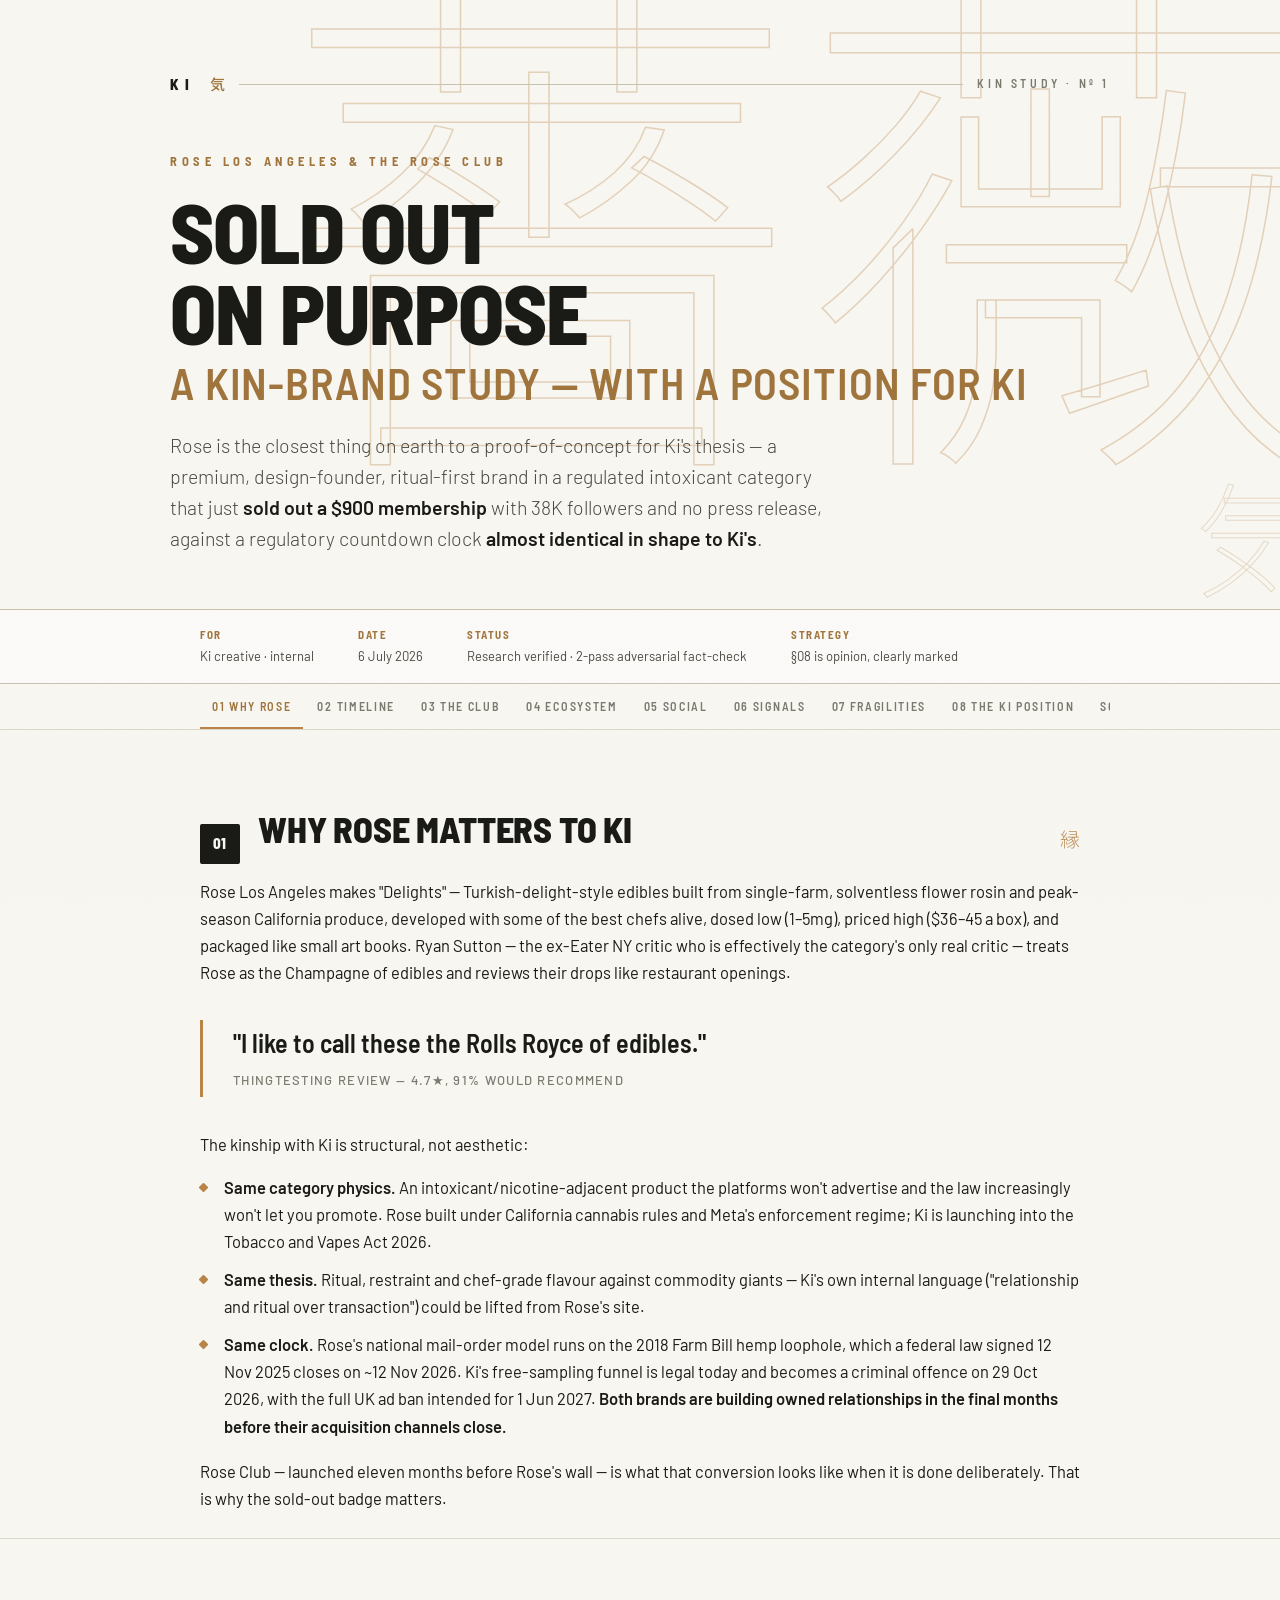
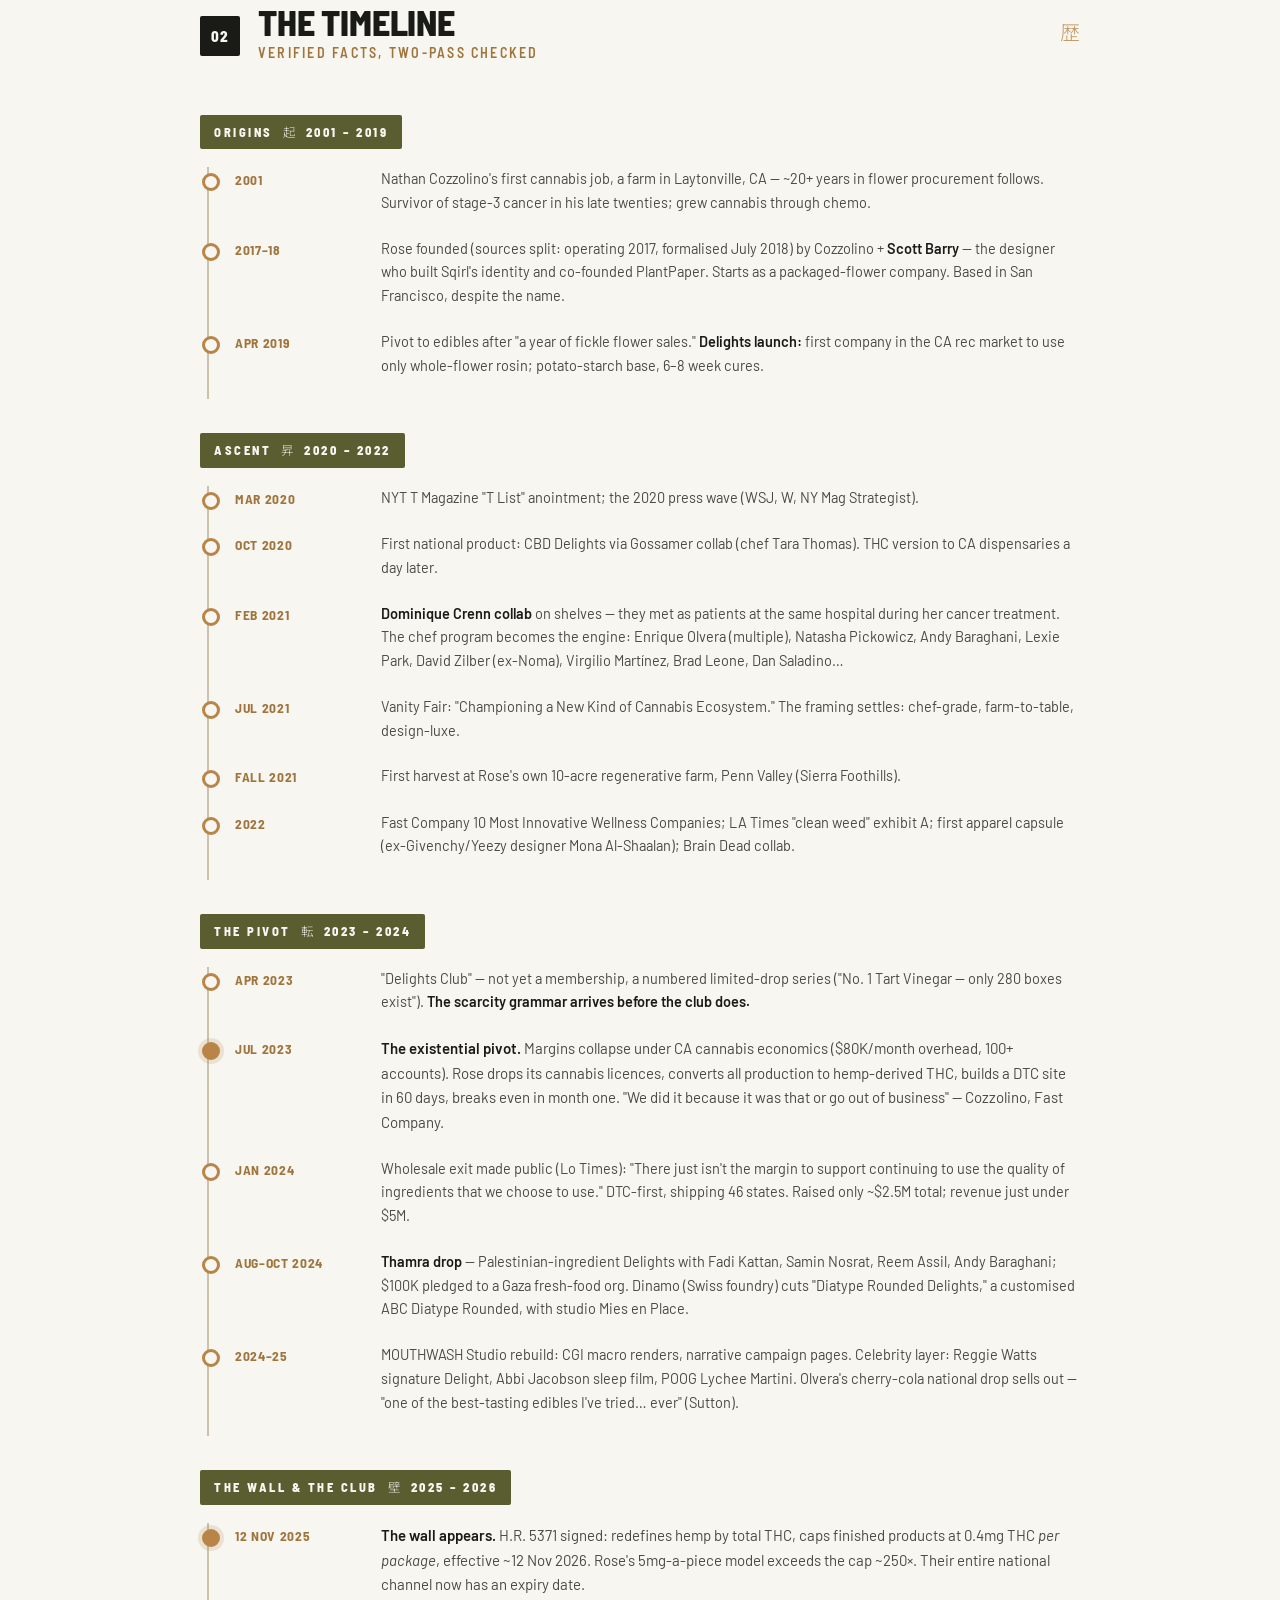
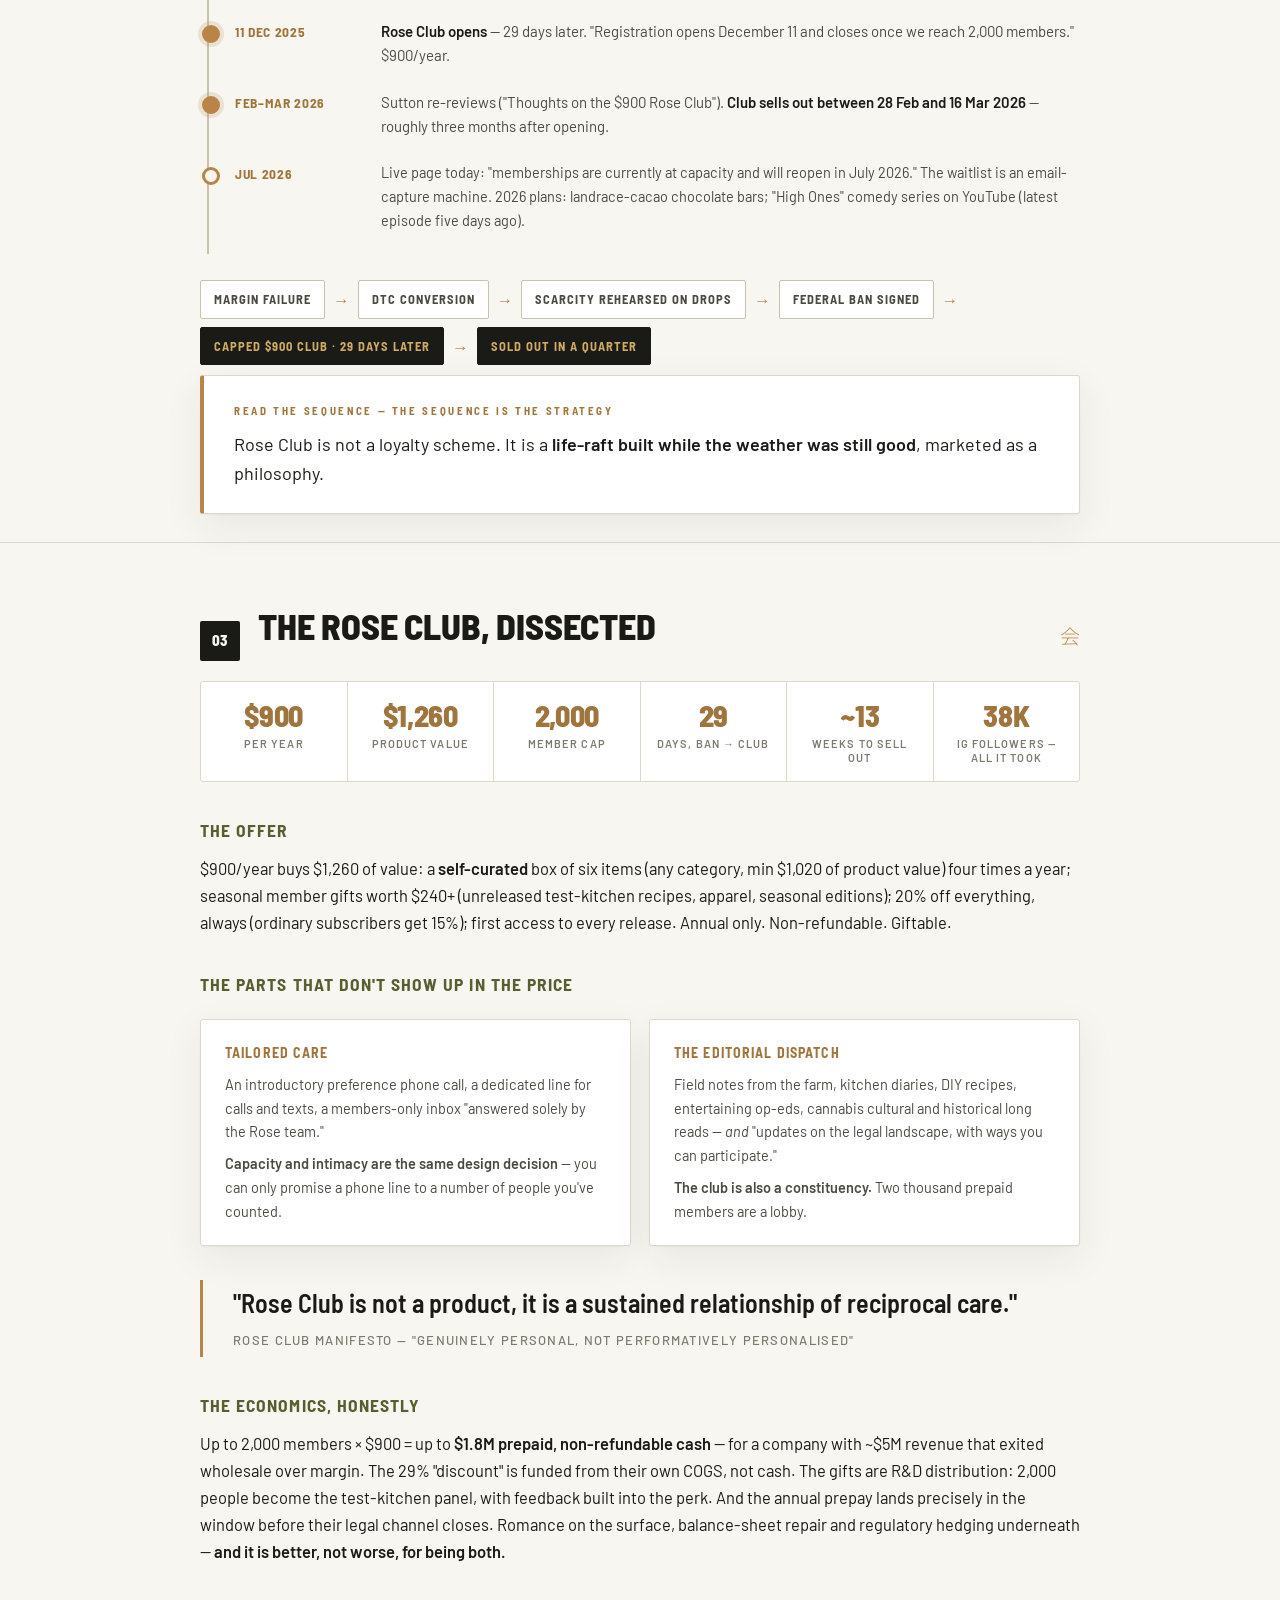
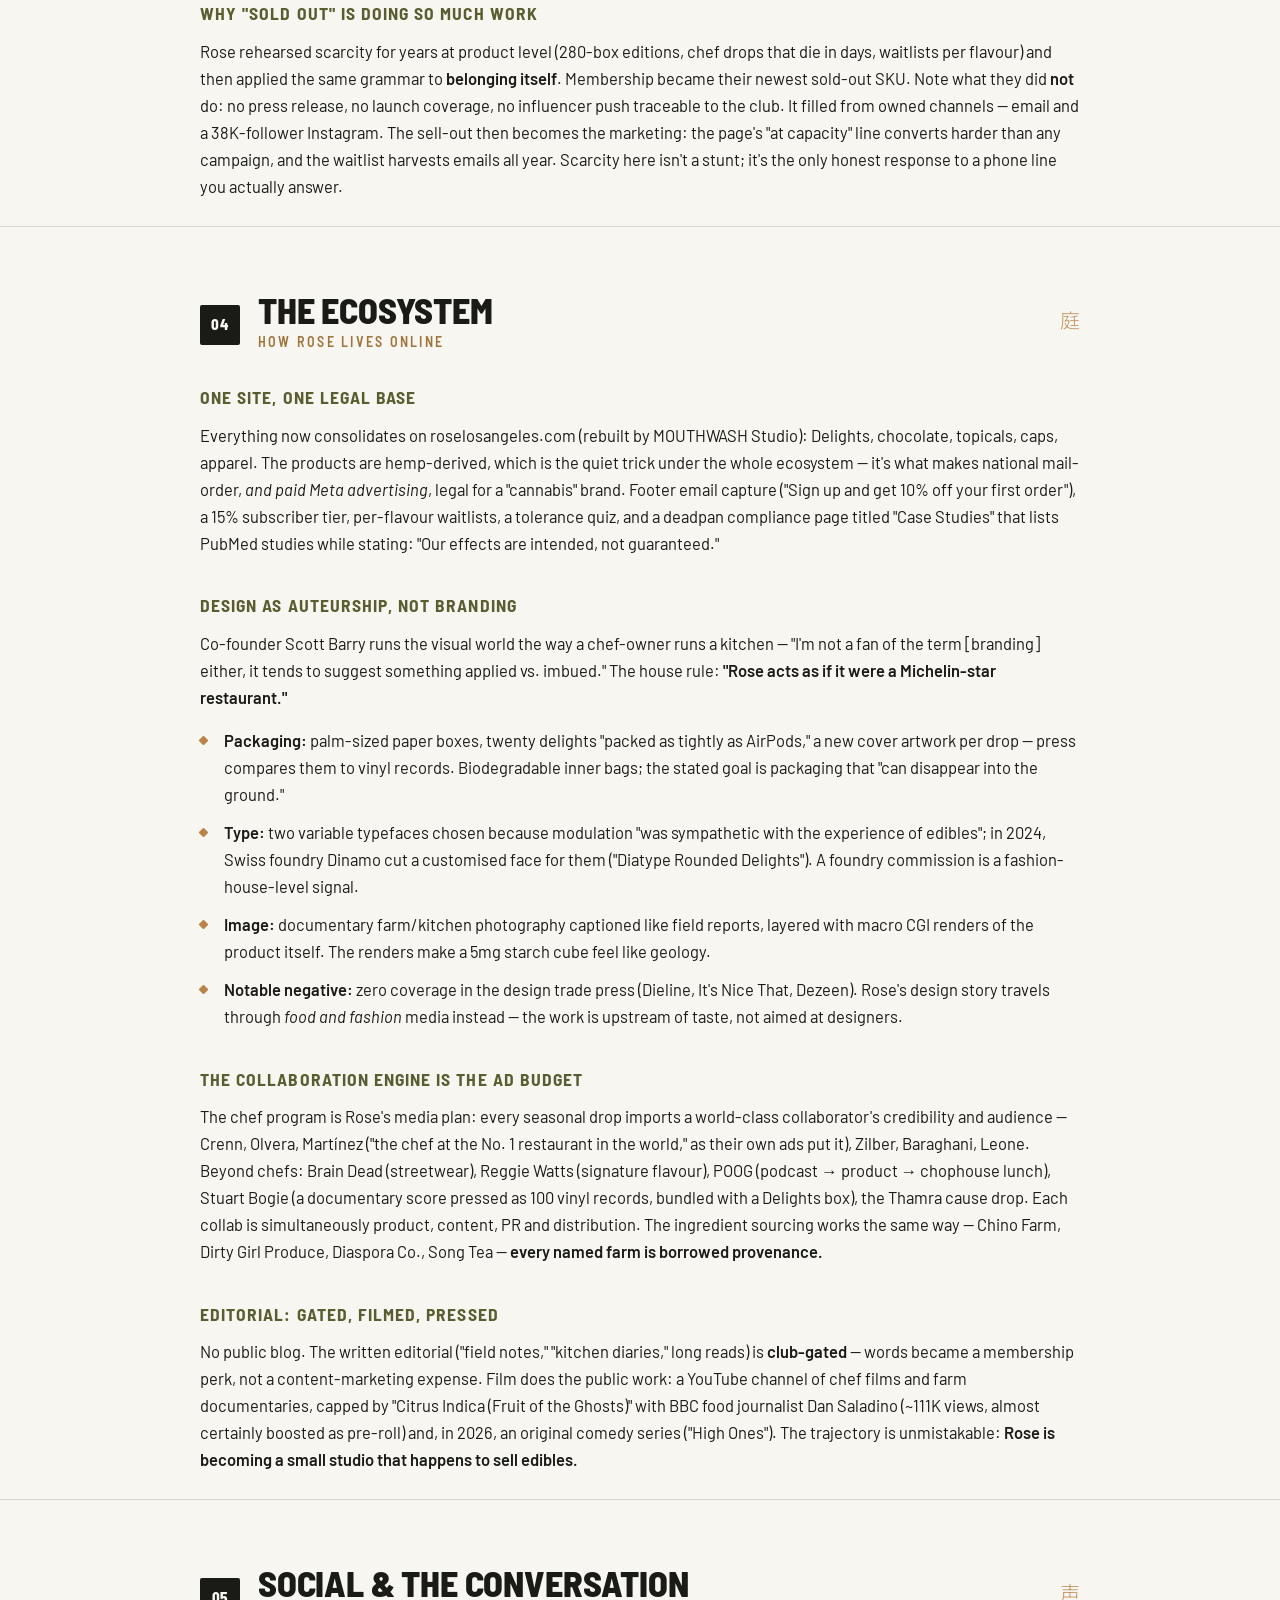
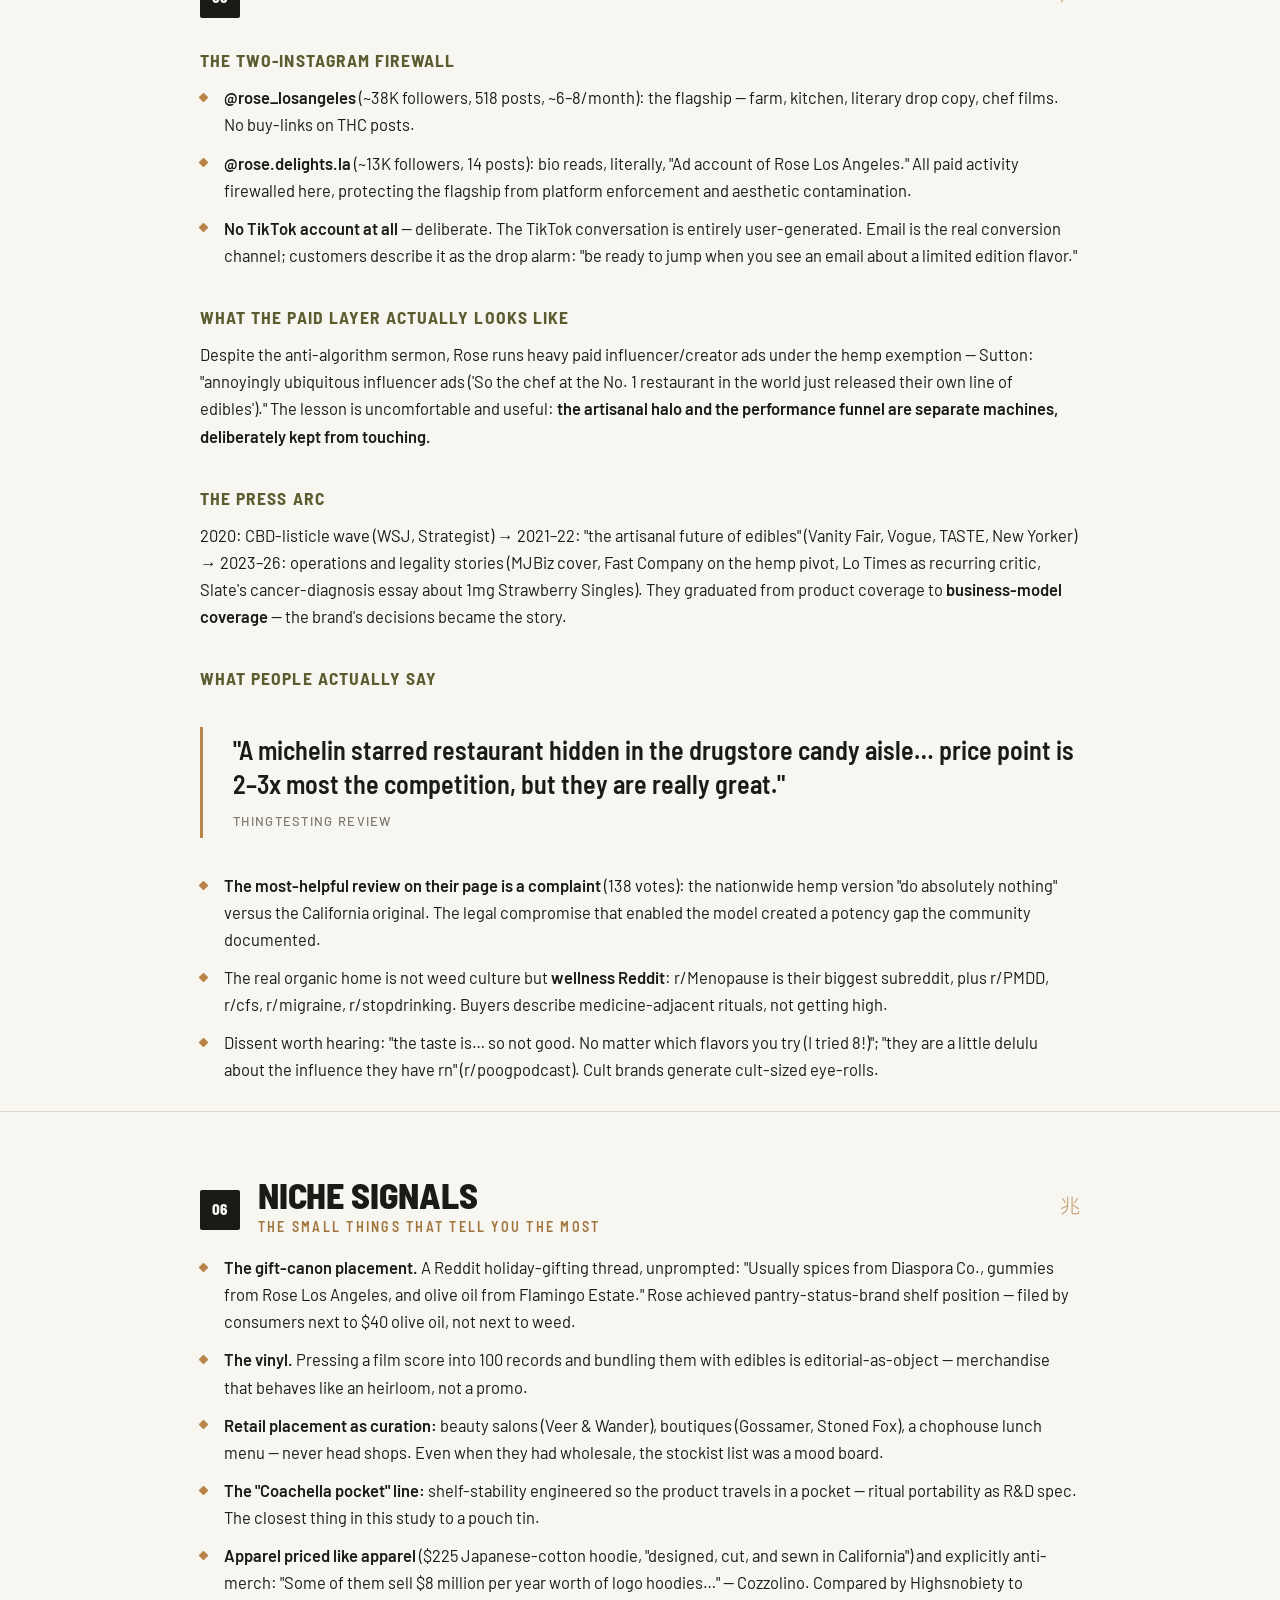
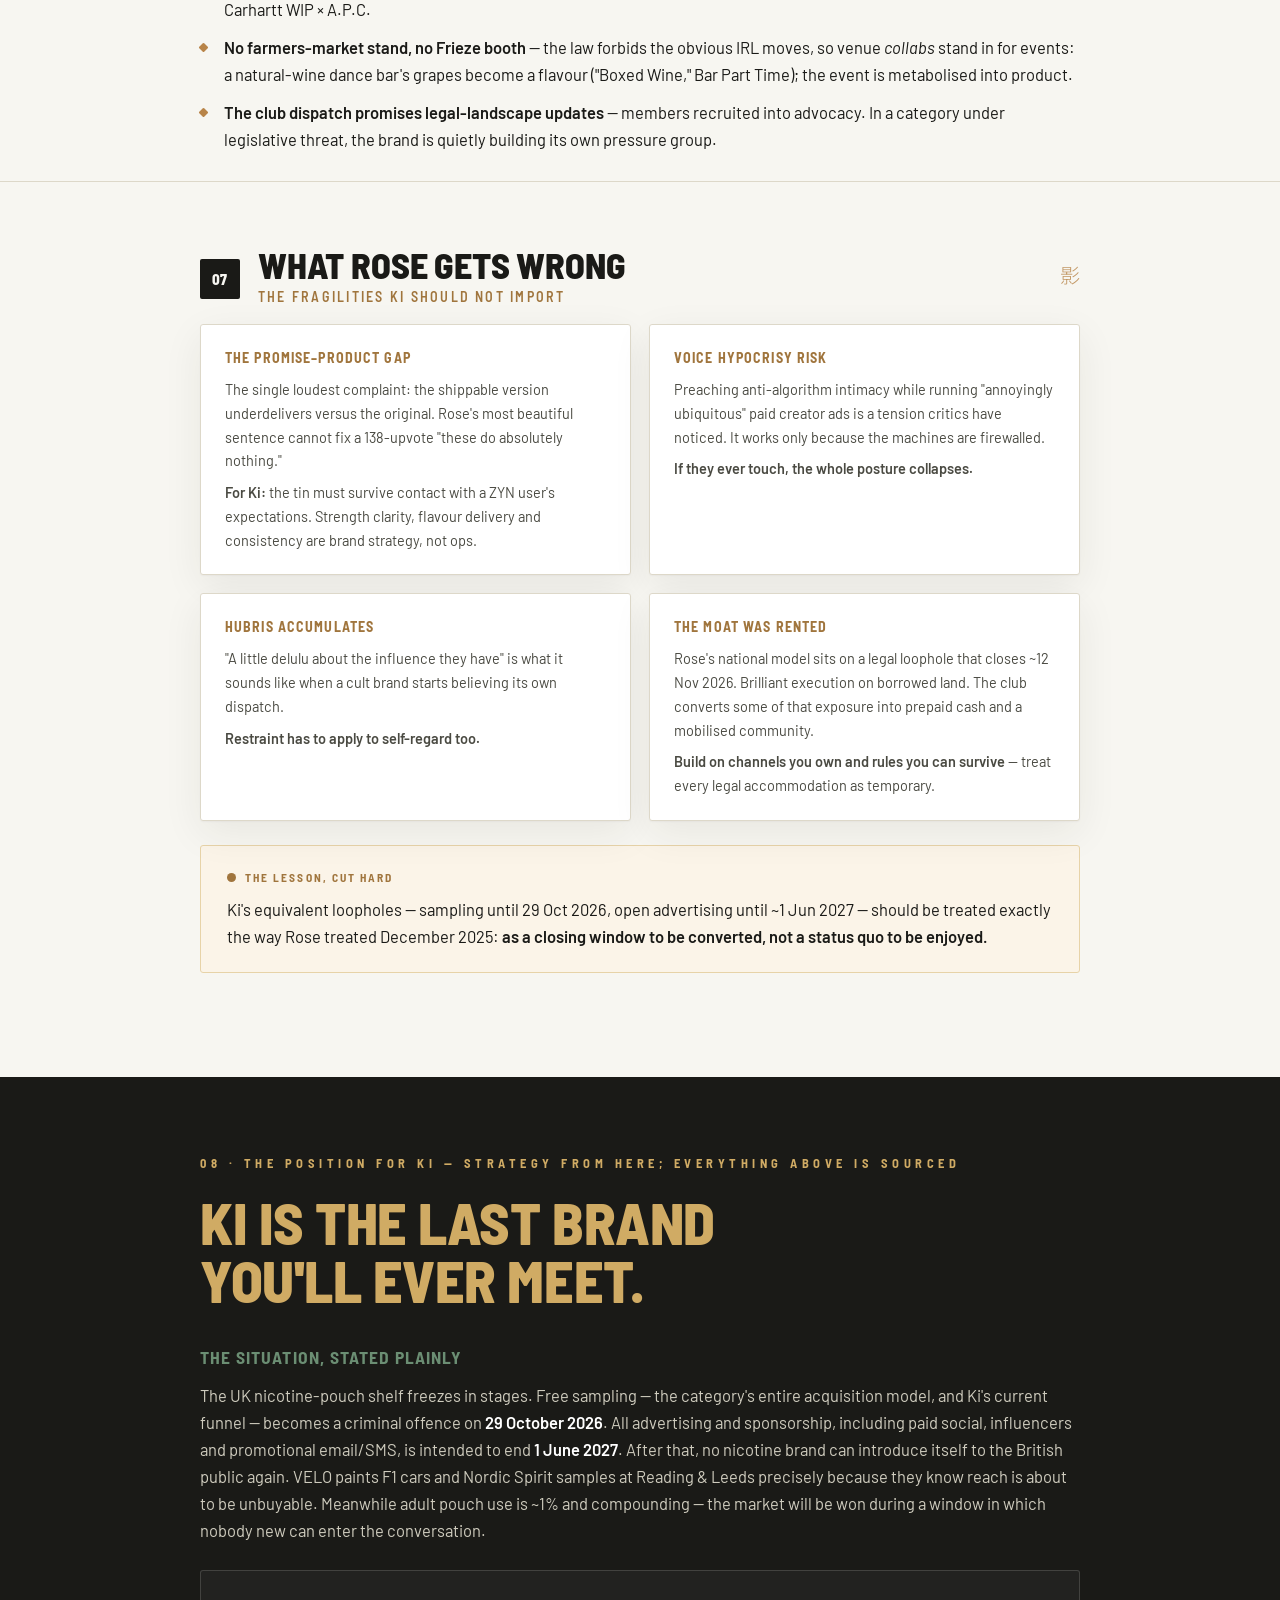
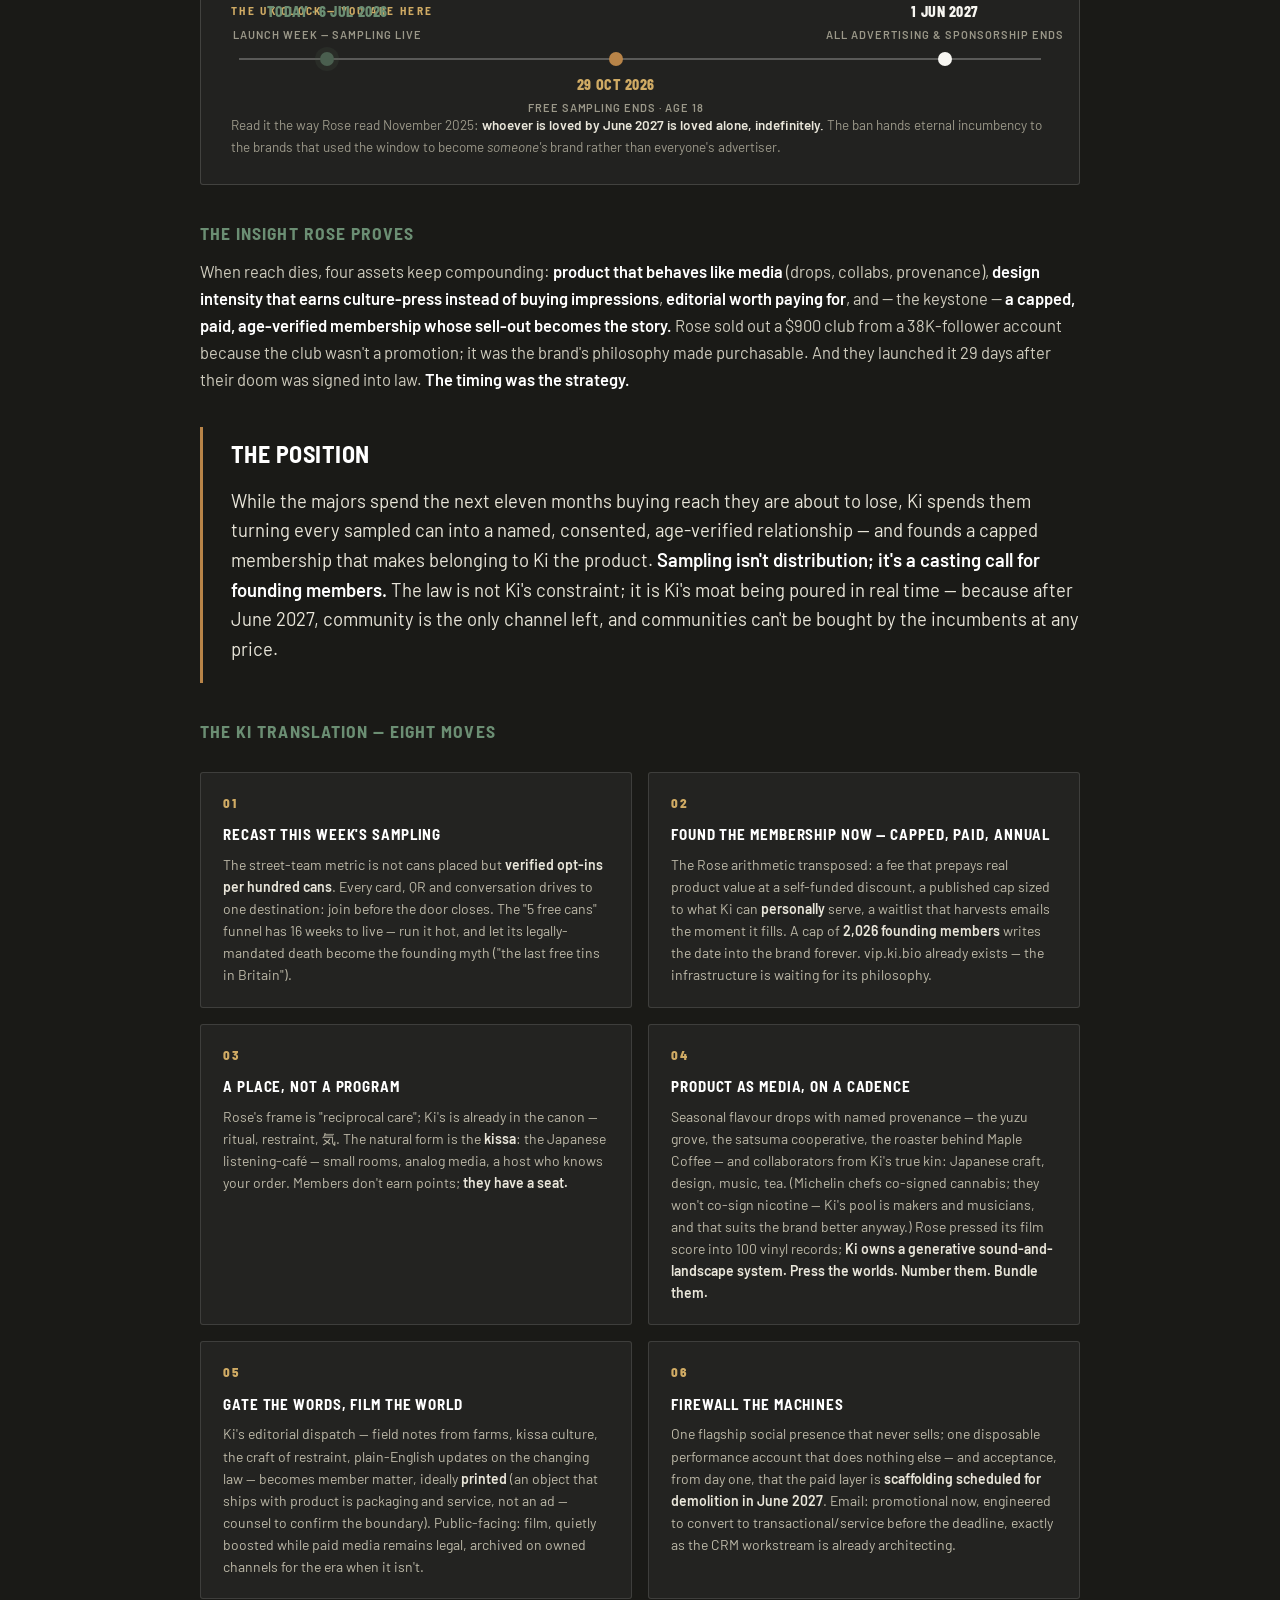
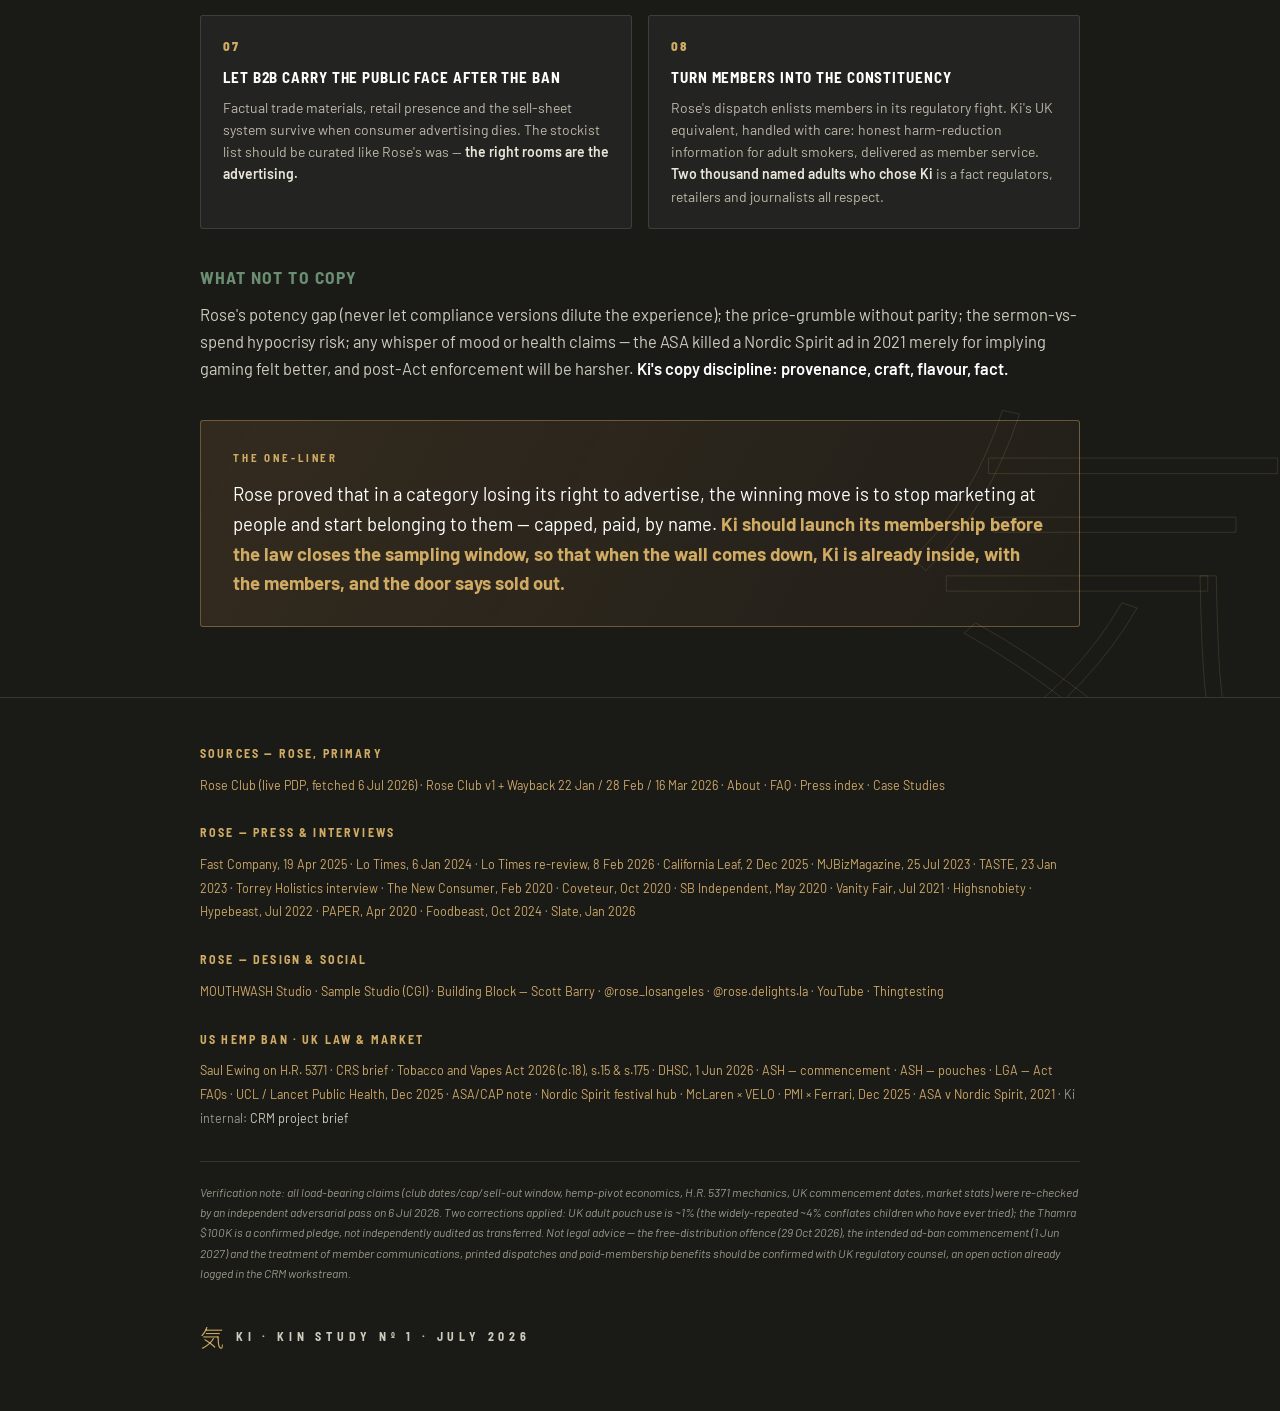
<file: kin-study-01-rose.html>
<!DOCTYPE html>
<html lang="en">
<head>
<meta charset="UTF-8">
<meta name="viewport" content="width=device-width, initial-scale=1.0">
<title>Ki — Kin Study Nº1 · Rose Los Angeles &amp; the Rose Club</title>
<link rel="preconnect" href="https://fonts.googleapis.com">
<link rel="preconnect" href="https://fonts.gstatic.com" crossorigin>
<link href="https://fonts.googleapis.com/css2?family=Barlow:ital,wght@0,300;0,400;0,500;0,600;0,700;0,800;1,400;1,500&family=Barlow+Semi+Condensed:wght@500;600;700;800&family=Noto+Sans+JP:wght@200;300;500;700&display=swap" rel="stylesheet">
<style>
  :root{
    --paper:#f7f6f1;
    --paper-2:#efece3;
    --white:#ffffff;
    --ink:#1a1a17;
    --ink-soft:#4a4a42;
    --ink-faint:#7c7a6e;
    --gold:#b88448;
    --gold-deep:#a0753d;
    --gold-light:#d0ab64;
    --yamabuki:#CDA043;
    --olive:#5a5d30;
    --olive-2:#6d713b;
    --moss:#4a5f4f;
    --sage:#6b8e73;
    --momiji:#c0392b;
    --line:#ddd8c9;
    --line-strong:#c9c2ad;
    --shadow:0 1px 2px rgba(40,36,20,.04),0 12px 40px rgba(40,36,20,.07);
    --disp:"Barlow Semi Condensed","Barlow",sans-serif;
    --jp:"Noto Sans JP",sans-serif;
  }
  *{box-sizing:border-box;}
  html{scroll-behavior:smooth;}
  body{
    margin:0;background:var(--paper);color:var(--ink);
    font-family:"Barlow",-apple-system,BlinkMacSystemFont,sans-serif;
    font-weight:400;font-size:16.5px;line-height:1.64;
    -webkit-font-smoothing:antialiased;
  }
  body::before{
    content:"";position:fixed;inset:0;pointer-events:none;z-index:0;opacity:.35;
    background-image:url("data:image/svg+xml,%3Csvg xmlns='http://www.w3.org/2000/svg' width='140' height='140'%3E%3Cfilter id='n'%3E%3CfeTurbulence type='fractalNoise' baseFrequency='.9' numOctaves='2' stitchTiles='stitch'/%3E%3CfeColorMatrix type='saturate' values='0'/%3E%3C/filter%3E%3Crect width='100%25' height='100%25' filter='url(%23n)' opacity='.05'/%3E%3C/svg%3E");
  }
  .wrap{max-width:940px;margin:0 auto;padding:0 30px;position:relative;z-index:1;}
  a{color:var(--gold-deep);text-decoration-thickness:1px;text-underline-offset:2px;}
  strong,b{font-weight:600;}
  p{margin:0 0 16px;}

  /* progress bar */
  #bar{position:fixed;top:0;left:0;height:3px;width:0;background:linear-gradient(90deg,var(--gold),var(--gold-light));z-index:60;transition:width .08s linear;}

  /* ---------- HERO ---------- */
  header.hero{position:relative;overflow:hidden;padding:0;background:var(--paper);}
  .hero-kanji{
    position:absolute;right:-40px;top:-60px;z-index:0;user-select:none;pointer-events:none;
    font-family:var(--jp);font-weight:200;font-size:min(46vw,520px);line-height:1;
    color:transparent;-webkit-text-stroke:1.5px rgba(184,132,72,.33);
  }
  .hero-kanji small{display:block;font-size:.24em;margin-top:.1em;text-align:right;-webkit-text-stroke:1px rgba(184,132,72,.25);}
  .hero-inner{position:relative;z-index:2;padding:72px 0 56px;}
  .brandrow{display:flex;align-items:center;gap:14px;margin-bottom:54px;}
  .brandrow .ki{font-family:var(--disp);font-weight:800;letter-spacing:.42em;font-size:15px;}
  .brandrow .k{font-family:var(--jp);font-weight:500;color:var(--gold-deep);font-size:15px;letter-spacing:0;}
  .brandrow .rule{flex:1;height:1px;background:var(--line-strong);}
  .brandrow .no{font-family:var(--disp);font-weight:600;font-size:12px;letter-spacing:.3em;text-transform:uppercase;color:var(--ink-faint);}
  .eyebrow{font-family:var(--disp);text-transform:uppercase;letter-spacing:.36em;font-size:12.5px;font-weight:700;color:var(--gold-deep);margin:0 0 20px;}
  h1.title{
    font-family:var(--disp);font-weight:800;text-transform:uppercase;
    font-size:clamp(44px,8.2vw,84px);line-height:.96;letter-spacing:-.012em;margin:0 0 10px;
  }
  h1.title .thin{display:block;font-weight:600;color:var(--gold-deep);font-size:.52em;letter-spacing:.02em;margin-top:10px;}
  .lede{font-size:19.5px;font-weight:300;line-height:1.58;max-width:660px;color:var(--ink-soft);margin:26px 0 0;}
  .lede b{font-weight:600;color:var(--ink);}
  .meta-strip{border-top:1px solid var(--line-strong);border-bottom:1px solid var(--line-strong);background:rgba(255,255,255,.5);}
  .meta-strip .wrap{display:flex;flex-wrap:wrap;gap:8px 44px;padding-top:16px;padding-bottom:16px;}
  .meta-strip .m{font-size:13px;color:var(--ink-soft);}
  .meta-strip .m b{color:var(--gold-deep);font-family:var(--disp);font-weight:700;text-transform:uppercase;letter-spacing:.14em;font-size:11px;display:block;margin-bottom:1px;}

  /* ---------- NAV ---------- */
  nav#toc{position:sticky;top:0;z-index:50;background:rgba(247,246,241,.92);backdrop-filter:blur(8px);border-bottom:1px solid var(--line);}
  nav#toc .wrap{display:flex;gap:2px;overflow-x:auto;scrollbar-width:none;padding-top:0;padding-bottom:0;}
  nav#toc .wrap::-webkit-scrollbar{display:none;}
  nav#toc a{
    font-family:var(--disp);font-weight:600;font-size:12px;letter-spacing:.14em;text-transform:uppercase;
    color:var(--ink-faint);text-decoration:none;padding:13px 12px 11px;border-bottom:2px solid transparent;white-space:nowrap;
  }
  nav#toc a:hover{color:var(--ink);}
  nav#toc a.on{color:var(--gold-deep);border-bottom-color:var(--gold);}

  /* ---------- SECTIONS ---------- */
  main{padding:16px 0 0;}
  section{padding:64px 0 10px;}
  section + section{border-top:1px solid var(--line);}
  .sec-head{display:flex;align-items:baseline;gap:18px;margin-bottom:20px;}
  .sec-num{font-family:var(--disp);font-weight:800;font-size:15px;color:var(--paper);background:var(--ink);letter-spacing:.06em;min-width:40px;height:40px;display:flex;align-items:center;justify-content:center;border-radius:2px;position:relative;top:6px;}
  .sec-kanji{font-family:var(--jp);font-weight:300;color:var(--gold);font-size:20px;margin-left:auto;opacity:.85;position:relative;top:4px;}
  h2{font-family:var(--disp);font-weight:800;font-size:clamp(26px,4vw,36px);line-height:1.04;letter-spacing:-.005em;margin:0;text-transform:uppercase;}
  h2 small{display:block;font-weight:600;font-size:14px;letter-spacing:.16em;color:var(--gold-deep);margin-top:6px;}
  h3{font-family:var(--disp);font-weight:700;font-size:17.5px;letter-spacing:.06em;text-transform:uppercase;color:var(--olive);margin:34px 0 10px;}
  .sub{color:var(--ink-soft);font-size:15.5px;}
  .cols2{columns:2;column-gap:40px;}
  .cols2 p{break-inside:avoid;}

  /* ---------- COMPONENTS ---------- */
  .tldr{background:var(--white);border:1px solid var(--line);border-left:4px solid var(--gold);border-radius:3px;padding:26px 30px;box-shadow:var(--shadow);margin:8px 0 18px;}
  .tldr .tag{font-family:var(--disp);text-transform:uppercase;letter-spacing:.24em;font-size:11px;font-weight:700;color:var(--gold-deep);margin-bottom:10px;}
  .tldr p{font-size:18px;line-height:1.58;margin:0;}

  ul.clean{list-style:none;padding:0;margin:4px 0 18px;}
  ul.clean li{position:relative;padding-left:24px;margin-bottom:11px;}
  ul.clean li::before{content:"";position:absolute;left:0;top:.6em;width:7px;height:7px;background:var(--gold);border-radius:1px;transform:rotate(45deg);}

  .pull{margin:34px 0;padding:6px 0 6px 30px;border-left:3px solid var(--gold);}
  .pull p{font-family:var(--disp);font-weight:600;font-size:clamp(20px,3vw,26px);line-height:1.3;margin:0;color:var(--ink);}
  .pull .who{font-family:"Barlow",sans-serif;font-weight:500;font-size:13px;letter-spacing:.1em;text-transform:uppercase;color:var(--ink-faint);margin-top:10px;display:block;}

  .callout{border-radius:3px;padding:22px 26px;margin:24px 0;border:1px solid var(--line);}
  .callout .ctag{font-family:var(--disp);text-transform:uppercase;letter-spacing:.18em;font-size:11.5px;font-weight:700;margin-bottom:9px;display:flex;align-items:center;gap:9px;}
  .callout .dot{width:9px;height:9px;border-radius:50%;background:currentColor;display:inline-block;}
  .callout p:last-child{margin-bottom:0;}
  .callout.clock{background:#fbf4e8;border-color:#e7d3a8;}
  .callout.clock .ctag{color:var(--gold-deep);}
  .callout.rec{background:#eef1ea;border-color:#cdd6c4;}
  .callout.rec .ctag{color:var(--moss);}
  .callout.warn{background:#f8efec;border-color:#e5c8bf;}
  .callout.warn .ctag{color:var(--momiji);}
  .callout.note{background:var(--paper-2);border-color:var(--line-strong);}
  .callout.note .ctag{color:var(--ink-faint);}

  /* stat band */
  .stats{display:grid;grid-template-columns:repeat(6,1fr);gap:1px;background:var(--line);border:1px solid var(--line);border-radius:3px;overflow:hidden;margin:26px 0;}
  .stat{background:var(--white);padding:18px 14px 15px;text-align:center;}
  .stat .v{font-family:var(--disp);font-weight:800;font-size:clamp(20px,2.6vw,30px);color:var(--gold-deep);line-height:1;letter-spacing:-.01em;}
  .stat .l{font-size:11px;letter-spacing:.1em;text-transform:uppercase;color:var(--ink-faint);margin-top:7px;font-weight:600;line-height:1.35;}

  /* timeline */
  .era{font-family:var(--disp);font-weight:800;text-transform:uppercase;letter-spacing:.2em;font-size:12.5px;color:var(--paper);background:var(--olive);display:inline-flex;align-items:center;gap:10px;padding:7px 14px;border-radius:2px;margin:34px 0 18px;}
  .era .jp{font-family:var(--jp);font-weight:300;letter-spacing:0;opacity:.9;}
  .tl{margin:0;border-left:2px solid var(--line-strong);padding:0 0 0 0;margin-left:7px;}
  .ev{display:grid;grid-template-columns:128px 1fr;gap:18px;position:relative;padding:0 0 22px 26px;}
  .ev::before{content:"";position:absolute;left:-7px;top:6px;width:12px;height:12px;border-radius:50%;background:var(--paper);border:3px solid var(--gold);}
  .ev.big::before{background:var(--gold);box-shadow:0 0 0 4px rgba(184,132,72,.18);}
  .ev .when{font-family:var(--disp);font-weight:700;text-transform:uppercase;letter-spacing:.05em;font-size:13.5px;color:var(--gold-deep);padding-top:2px;}
  .ev .what{font-size:14.5px;color:var(--ink-soft);}
  .ev .what b{color:var(--ink);}
  .ev.big .what{font-size:15px;}
  .ev.big .what b{color:var(--ink);}

  /* sequence strip */
  .seq{display:flex;flex-wrap:wrap;align-items:center;gap:8px;margin:26px 0 10px;}
  .seq .s{font-family:var(--disp);font-weight:700;font-size:12.5px;letter-spacing:.08em;text-transform:uppercase;background:var(--white);border:1px solid var(--line-strong);padding:8px 13px;border-radius:2px;color:var(--ink-soft);}
  .seq .s.hot{background:var(--ink);color:var(--gold-light);border-color:var(--ink);}
  .seq .a{color:var(--gold);font-weight:700;}

  /* offer grid */
  .grid2{display:grid;grid-template-columns:1fr 1fr;gap:18px;margin:20px 0;}
  .card{background:var(--white);border:1px solid var(--line);border-radius:3px;padding:22px 24px;box-shadow:var(--shadow);}
  .card h4{font-family:var(--disp);text-transform:uppercase;letter-spacing:.08em;font-size:14px;margin:0 0 8px;color:var(--gold-deep);}
  .card p{font-size:14.5px;color:var(--ink-soft);margin:0 0 8px;}
  .card p:last-child{margin:0;}

  /* uk clock */
  .ukclock{background:var(--white);border:1px solid var(--line);border-radius:3px;box-shadow:var(--shadow);padding:30px 30px 26px;margin:26px 0;}
  .ukclock .t{font-family:var(--disp);font-weight:700;letter-spacing:.2em;font-size:11.5px;text-transform:uppercase;color:var(--ink-faint);margin-bottom:22px;}
  .ckline{position:relative;height:2px;background:var(--line-strong);margin:38px 8px 54px;}
  .ck{position:absolute;top:50%;transform:translate(-50%,-50%);}
  .ck .nd{width:14px;height:14px;border-radius:50%;margin:0 auto;}
  .ck .lb{position:absolute;left:50%;transform:translateX(-50%);white-space:nowrap;text-align:center;}
  .ck .lb.up{bottom:22px;}
  .ck .lb.dn{top:22px;}
  .ck .d{font-family:var(--disp);font-weight:800;font-size:14px;letter-spacing:.04em;}
  .ck .x{font-size:11px;letter-spacing:.09em;text-transform:uppercase;color:var(--ink-faint);font-weight:600;margin-top:2px;}
  .ck.now .nd{background:var(--moss);box-shadow:0 0 0 5px rgba(74,95,79,.16);}
  .ck.now .d{color:var(--moss);}
  .ck.mid .nd{background:var(--gold);}
  .ck.mid .d{color:var(--gold-deep);}
  .ck.end .nd{background:var(--ink);}
  .ck.end .d{color:var(--ink);}

  /* ---------- POSITION PANEL ---------- */
  .position{background:var(--ink);color:#e9e6da;margin-top:70px;position:relative;overflow:hidden;padding:0;border-top:none;}
  .position .pos-kanji{position:absolute;right:-30px;bottom:-90px;font-family:var(--jp);font-weight:200;font-size:420px;line-height:1;color:transparent;-webkit-text-stroke:1px rgba(208,171,100,.16);pointer-events:none;}
  .position .wrap{padding-top:76px;padding-bottom:70px;}
  .position .eyebrow{color:var(--gold-light);}
  .position h2{color:var(--white);}
  .position h3{color:var(--sage);}
  .position .bigline{
    font-family:var(--disp);font-weight:800;text-transform:uppercase;
    font-size:clamp(34px,6vw,58px);line-height:1.0;letter-spacing:-.008em;color:var(--gold-light);margin:8px 0 30px;
  }
  .position p{color:#cfccbe;}
  .position p b{color:var(--white);}
  .posquote{border-left:3px solid var(--gold);padding:8px 0 8px 28px;margin:34px 0;}
  .posquote p{font-size:18.5px;line-height:1.6;color:#e9e6da;margin:0 0 12px;}
  .posquote p:first-child{font-family:var(--disp);font-weight:700;font-size:24px;text-transform:uppercase;letter-spacing:.02em;color:var(--white);}
  .moves{display:grid;grid-template-columns:1fr 1fr;gap:16px;margin:26px 0 10px;counter-reset:mv;}
  .mv{background:rgba(255,255,255,.045);border:1px solid rgba(255,255,255,.12);border-radius:3px;padding:20px 22px;counter-increment:mv;position:relative;}
  .mv::before{content:"0" counter(mv);font-family:var(--disp);font-weight:800;font-size:13px;color:var(--gold-light);letter-spacing:.12em;display:block;margin-bottom:8px;}
  .mv h4{font-family:var(--disp);text-transform:uppercase;letter-spacing:.06em;font-size:15px;margin:0 0 7px;color:var(--white);}
  .mv p{font-size:14px;line-height:1.58;margin:0;color:#bdb9a8;}
  .mv p b{color:#e9e6da;}
  .oneliner{background:linear-gradient(120deg,rgba(184,132,72,.16),rgba(184,132,72,.05));border:1px solid rgba(208,171,100,.4);border-radius:3px;padding:28px 32px;margin:38px 0 0;}
  .oneliner .tag{font-family:var(--disp);letter-spacing:.26em;font-size:11px;font-weight:700;text-transform:uppercase;color:var(--gold-light);margin-bottom:12px;}
  .oneliner p{font-size:18.5px;line-height:1.6;color:var(--white);margin:0;font-weight:400;}
  .oneliner p b{color:var(--gold-light);font-weight:700;}

  /* ---------- FOOTER / SOURCES ---------- */
  footer{background:var(--ink);color:#9b9889;border-top:1px solid rgba(255,255,255,.12);padding:46px 0 54px;}
  footer h4{font-family:var(--disp);text-transform:uppercase;letter-spacing:.18em;font-size:12px;color:var(--gold-light);margin:26px 0 10px;}
  footer h4:first-child{margin-top:0;}
  footer .src{font-size:12.5px;line-height:1.9;}
  footer a{color:#cfa96a;text-decoration:none;}
  footer a:hover{text-decoration:underline;}
  footer .disc{margin-top:30px;padding-top:20px;border-top:1px solid rgba(255,255,255,.12);font-size:12px;font-style:italic;line-height:1.7;}
  .foot-brand{display:flex;align-items:center;gap:12px;margin-top:34px;}
  .foot-brand .k{font-family:var(--jp);color:var(--gold-light);font-size:24px;font-weight:300;}
  .foot-brand .t{font-family:var(--disp);font-weight:700;letter-spacing:.4em;font-size:12px;color:#cfccbe;text-transform:uppercase;}

  @media (max-width:720px){
    .grid2,.moves{grid-template-columns:1fr;}
    .stats{grid-template-columns:repeat(3,1fr);}
    .ev{grid-template-columns:1fr;gap:2px;}
    .cols2{columns:1;}
    .hero-kanji{font-size:70vw;opacity:.6;}
    .ckline{margin-bottom:64px;}
    .ck .d{font-size:12px;}
  }
  @media print{
    body{background:var(--white);font-size:11pt;}
    body::before,#bar,nav#toc{display:none;}
    .position,footer,.sec-num,thead th,.era,.seq .s.hot{-webkit-print-color-adjust:exact;print-color-adjust:exact;}
    section{page-break-inside:avoid;padding:34px 0 6px;}
    .position{margin-top:30px;}
  }
</style>
</head>
<body>
<div id="bar"></div>

<header class="hero">
  <div class="hero-kanji">薔薇<small>気</small></div>
  <div class="wrap hero-inner">
    <div class="brandrow">
      <a href="./" style="text-decoration:none;color:inherit;display:flex;align-items:center;gap:14px;"><span class="ki">KI</span><span class="k">気</span></a>
      <span class="rule"></span>
      <span class="no">Kin Study · Nº 1</span>
    </div>
    <p class="eyebrow">Rose Los Angeles &amp; the Rose Club</p>
    <h1 class="title">Sold out<br>on purpose
      <span class="thin">A kin-brand study — with a position for Ki</span>
    </h1>
    <p class="lede">Rose is the closest thing on earth to a proof-of-concept for Ki's thesis — a premium, design-founder, ritual-first brand in a regulated intoxicant category that just <b>sold out a $900 membership</b> with 38K followers and no press release, against a regulatory countdown clock <b>almost identical in shape to Ki's</b>.</p>
  </div>
</header>
<div class="meta-strip">
  <div class="wrap">
    <div class="m"><b>For</b>Ki creative · internal</div>
    <div class="m"><b>Date</b>6 July 2026</div>
    <div class="m"><b>Status</b>Research verified · 2-pass adversarial fact-check</div>
    <div class="m"><b>Strategy</b>§08 is opinion, clearly marked</div>
  </div>
</div>

<nav id="toc">
  <div class="wrap">
    <a href="#s1">01 Why Rose</a>
    <a href="#s2">02 Timeline</a>
    <a href="#s3">03 The Club</a>
    <a href="#s4">04 Ecosystem</a>
    <a href="#s5">05 Social</a>
    <a href="#s6">06 Signals</a>
    <a href="#s7">07 Fragilities</a>
    <a href="#s8">08 The Ki Position</a>
    <a href="#src">Sources</a>
  </div>
</nav>

<main>
<section id="s1">
  <div class="wrap">
    <div class="sec-head"><span class="sec-num">01</span><h2>Why Rose matters to Ki</h2><span class="sec-kanji">縁</span></div>
    <p>Rose Los Angeles makes "Delights" — Turkish-delight-style edibles built from single-farm, solventless flower rosin and peak-season California produce, developed with some of the best chefs alive, dosed low (1–5mg), priced high ($36–45 a box), and packaged like small art books. Ryan Sutton — the ex-Eater NY critic who is effectively the category's only real critic — treats Rose as the Champagne of edibles and reviews their drops like restaurant openings.</p>
    <div class="pull"><p>"I like to call these the Rolls Royce of edibles."</p><span class="who">Thingtesting review — 4.7★, 91% would recommend</span></div>
    <p>The kinship with Ki is structural, not aesthetic:</p>
    <ul class="clean">
      <li><b>Same category physics.</b> An intoxicant/nicotine-adjacent product the platforms won't advertise and the law increasingly won't let you promote. Rose built under California cannabis rules and Meta's enforcement regime; Ki is launching into the Tobacco and Vapes Act 2026.</li>
      <li><b>Same thesis.</b> Ritual, restraint and chef-grade flavour against commodity giants — Ki's own internal language ("relationship and ritual over transaction") could be lifted from Rose's site.</li>
      <li><b>Same clock.</b> Rose's national mail-order model runs on the 2018 Farm Bill hemp loophole, which a federal law signed 12 Nov 2025 closes on ~12 Nov 2026. Ki's free-sampling funnel is legal today and becomes a criminal offence on 29 Oct 2026, with the full UK ad ban intended for 1 Jun 2027. <b>Both brands are building owned relationships in the final months before their acquisition channels close.</b></li>
    </ul>
    <p>Rose Club — launched eleven months before Rose's wall — is what that conversion looks like when it is done deliberately. That is why the sold-out badge matters.</p>
  </div>
</section>

<section id="s2">
  <div class="wrap">
    <div class="sec-head"><span class="sec-num">02</span><h2>The timeline<small>Verified facts, two-pass checked</small></h2><span class="sec-kanji">歴</span></div>

    <div class="era"><span>Origins</span><span class="jp">起</span><span>2001 – 2019</span></div>
    <div class="tl">
      <div class="ev"><div class="when">2001</div><div class="what">Nathan Cozzolino's first cannabis job, a farm in Laytonville, CA — ~20+ years in flower procurement follows. Survivor of stage-3 cancer in his late twenties; grew cannabis through chemo.</div></div>
      <div class="ev"><div class="when">2017–18</div><div class="what">Rose founded (sources split: operating 2017, formalised July 2018) by Cozzolino + <b>Scott Barry</b> — the designer who built Sqirl's identity and co-founded PlantPaper. Starts as a packaged-flower company. Based in San Francisco, despite the name.</div></div>
      <div class="ev"><div class="when">Apr 2019</div><div class="what">Pivot to edibles after "a year of fickle flower sales." <b>Delights launch:</b> first company in the CA rec market to use only whole-flower rosin; potato-starch base, 6–8 week cures.</div></div>
    </div>

    <div class="era"><span>Ascent</span><span class="jp">昇</span><span>2020 – 2022</span></div>
    <div class="tl">
      <div class="ev"><div class="when">Mar 2020</div><div class="what">NYT T Magazine "T List" anointment; the 2020 press wave (WSJ, W, NY Mag Strategist).</div></div>
      <div class="ev"><div class="when">Oct 2020</div><div class="what">First national product: CBD Delights via Gossamer collab (chef Tara Thomas). THC version to CA dispensaries a day later.</div></div>
      <div class="ev"><div class="when">Feb 2021</div><div class="what"><b>Dominique Crenn collab</b> on shelves — they met as patients at the same hospital during her cancer treatment. The chef program becomes the engine: Enrique Olvera (multiple), Natasha Pickowicz, Andy Baraghani, Lexie Park, David Zilber (ex-Noma), Virgilio Martínez, Brad Leone, Dan Saladino…</div></div>
      <div class="ev"><div class="when">Jul 2021</div><div class="what">Vanity Fair: "Championing a New Kind of Cannabis Ecosystem." The framing settles: chef-grade, farm-to-table, design-luxe.</div></div>
      <div class="ev"><div class="when">Fall 2021</div><div class="what">First harvest at Rose's own 10-acre regenerative farm, Penn Valley (Sierra Foothills).</div></div>
      <div class="ev"><div class="when">2022</div><div class="what">Fast Company 10 Most Innovative Wellness Companies; LA Times "clean weed" exhibit A; first apparel capsule (ex-Givenchy/Yeezy designer Mona Al-Shaalan); Brain Dead collab.</div></div>
    </div>

    <div class="era"><span>The Pivot</span><span class="jp">転</span><span>2023 – 2024</span></div>
    <div class="tl">
      <div class="ev"><div class="when">Apr 2023</div><div class="what">"Delights Club" — not yet a membership, a numbered limited-drop series ("No. 1 Tart Vinegar — only 280 boxes exist"). <b>The scarcity grammar arrives before the club does.</b></div></div>
      <div class="ev big"><div class="when">Jul 2023</div><div class="what"><b>The existential pivot.</b> Margins collapse under CA cannabis economics ($80K/month overhead, 100+ accounts). Rose drops its cannabis licences, converts all production to hemp-derived THC, builds a DTC site in 60 days, breaks even in month one. "We did it because it was that or go out of business" — Cozzolino, Fast Company.</div></div>
      <div class="ev"><div class="when">Jan 2024</div><div class="what">Wholesale exit made public (Lo Times): "There just isn't the margin to support continuing to use the quality of ingredients that we choose to use." DTC-first, shipping 46 states. Raised only ~$2.5M total; revenue just under $5M.</div></div>
      <div class="ev"><div class="when">Aug–Oct 2024</div><div class="what"><b>Thamra drop</b> — Palestinian-ingredient Delights with Fadi Kattan, Samin Nosrat, Reem Assil, Andy Baraghani; $100K pledged to a Gaza fresh-food org. Dinamo (Swiss foundry) cuts "Diatype Rounded Delights," a customised ABC Diatype Rounded, with studio Mies en Place.</div></div>
      <div class="ev"><div class="when">2024–25</div><div class="what">MOUTHWASH Studio rebuild: CGI macro renders, narrative campaign pages. Celebrity layer: Reggie Watts signature Delight, Abbi Jacobson sleep film, POOG Lychee Martini. Olvera's cherry-cola national drop sells out — "one of the best-tasting edibles I've tried… ever" (Sutton).</div></div>
    </div>

    <div class="era"><span>The Wall &amp; the Club</span><span class="jp">壁</span><span>2025 – 2026</span></div>
    <div class="tl">
      <div class="ev big"><div class="when">12 Nov 2025</div><div class="what"><b>The wall appears.</b> H.R. 5371 signed: redefines hemp by total THC, caps finished products at 0.4mg THC <i>per package</i>, effective ~12 Nov 2026. Rose's 5mg-a-piece model exceeds the cap ~250×. Their entire national channel now has an expiry date.</div></div>
      <div class="ev big"><div class="when">11 Dec 2025</div><div class="what"><b>Rose Club opens</b> — 29 days later. "Registration opens December 11 and closes once we reach 2,000 members." $900/year.</div></div>
      <div class="ev big"><div class="when">Feb–Mar 2026</div><div class="what">Sutton re-reviews ("Thoughts on the $900 Rose Club"). <b>Club sells out between 28 Feb and 16 Mar 2026</b> — roughly three months after opening.</div></div>
      <div class="ev"><div class="when">Jul 2026</div><div class="what">Live page today: "memberships are currently at capacity and will reopen in July 2026." The waitlist is an email-capture machine. 2026 plans: landrace-cacao chocolate bars; "High Ones" comedy series on YouTube (latest episode five days ago).</div></div>
    </div>

    <div class="seq">
      <span class="s">Margin failure</span><span class="a">→</span>
      <span class="s">DTC conversion</span><span class="a">→</span>
      <span class="s">Scarcity rehearsed on drops</span><span class="a">→</span>
      <span class="s">Federal ban signed</span><span class="a">→</span>
      <span class="s hot">Capped $900 club · 29 days later</span><span class="a">→</span>
      <span class="s hot">Sold out in a quarter</span>
    </div>
    <div class="tldr">
      <div class="tag">Read the sequence — the sequence is the strategy</div>
      <p>Rose Club is not a loyalty scheme. It is a <b>life-raft built while the weather was still good</b>, marketed as a philosophy.</p>
    </div>
  </div>
</section>
<section id="s3">
  <div class="wrap">
    <div class="sec-head"><span class="sec-num">03</span><h2>The Rose Club, dissected</h2><span class="sec-kanji">会</span></div>

    <div class="stats">
      <div class="stat"><div class="v">$900</div><div class="l">per year</div></div>
      <div class="stat"><div class="v">$1,260</div><div class="l">product value</div></div>
      <div class="stat"><div class="v">2,000</div><div class="l">member cap</div></div>
      <div class="stat"><div class="v">29</div><div class="l">days, ban → club</div></div>
      <div class="stat"><div class="v">~13</div><div class="l">weeks to sell out</div></div>
      <div class="stat"><div class="v">38K</div><div class="l">IG followers — all it took</div></div>
    </div>

    <h3>The offer</h3>
    <p>$900/year buys $1,260 of value: a <b>self-curated</b> box of six items (any category, min $1,020 of product value) four times a year; seasonal member gifts worth $240+ (unreleased test-kitchen recipes, apparel, seasonal editions); 20% off everything, always (ordinary subscribers get 15%); first access to every release. Annual only. Non-refundable. Giftable.</p>

    <h3>The parts that don't show up in the price</h3>
    <div class="grid2">
      <div class="card"><h4>Tailored Care</h4><p>An introductory preference phone call, a dedicated line for calls and texts, a members-only inbox "answered solely by the Rose team."</p><p><b>Capacity and intimacy are the same design decision</b> — you can only promise a phone line to a number of people you've counted.</p></div>
      <div class="card"><h4>The Editorial Dispatch</h4><p>Field notes from the farm, kitchen diaries, DIY recipes, entertaining op-eds, cannabis cultural and historical long reads — <i>and</i> "updates on the legal landscape, with ways you can participate."</p><p><b>The club is also a constituency.</b> Two thousand prepaid members are a lobby.</p></div>
    </div>

    <div class="pull"><p>"Rose Club is not a product, it is a sustained relationship of reciprocal care."</p><span class="who">Rose Club manifesto — "genuinely personal, not performatively personalised"</span></div>

    <h3>The economics, honestly</h3>
    <p>Up to 2,000 members × $900 = up to <b>$1.8M prepaid, non-refundable cash</b> — for a company with ~$5M revenue that exited wholesale over margin. The 29% "discount" is funded from their own COGS, not cash. The gifts are R&amp;D distribution: 2,000 people become the test-kitchen panel, with feedback built into the perk. And the annual prepay lands precisely in the window before their legal channel closes. Romance on the surface, balance-sheet repair and regulatory hedging underneath — <b>and it is better, not worse, for being both.</b></p>

    <h3>Why "sold out" is doing so much work</h3>
    <p>Rose rehearsed scarcity for years at product level (280-box editions, chef drops that die in days, waitlists per flavour) and then applied the same grammar to <b>belonging itself</b>. Membership became their newest sold-out SKU. Note what they did <b>not</b> do: no press release, no launch coverage, no influencer push traceable to the club. It filled from owned channels — email and a 38K-follower Instagram. The sell-out then becomes the marketing: the page's "at capacity" line converts harder than any campaign, and the waitlist harvests emails all year. Scarcity here isn't a stunt; it's the only honest response to a phone line you actually answer.</p>
  </div>
</section>

<section id="s4">
  <div class="wrap">
    <div class="sec-head"><span class="sec-num">04</span><h2>The ecosystem<small>How Rose lives online</small></h2><span class="sec-kanji">庭</span></div>

    <h3>One site, one legal base</h3>
    <p>Everything now consolidates on roselosangeles.com (rebuilt by MOUTHWASH Studio): Delights, chocolate, topicals, caps, apparel. The products are hemp-derived, which is the quiet trick under the whole ecosystem — it's what makes national mail-order, <i>and paid Meta advertising</i>, legal for a "cannabis" brand. Footer email capture ("Sign up and get 10% off your first order"), a 15% subscriber tier, per-flavour waitlists, a tolerance quiz, and a deadpan compliance page titled "Case Studies" that lists PubMed studies while stating: "Our effects are intended, not guaranteed."</p>

    <h3>Design as auteurship, not branding</h3>
    <p>Co-founder Scott Barry runs the visual world the way a chef-owner runs a kitchen — "I'm not a fan of the term [branding] either, it tends to suggest something applied vs. imbued." The house rule: <b>"Rose acts as if it were a Michelin-star restaurant."</b></p>
    <ul class="clean">
      <li><b>Packaging:</b> palm-sized paper boxes, twenty delights "packed as tightly as AirPods," a new cover artwork per drop — press compares them to vinyl records. Biodegradable inner bags; the stated goal is packaging that "can disappear into the ground."</li>
      <li><b>Type:</b> two variable typefaces chosen because modulation "was sympathetic with the experience of edibles"; in 2024, Swiss foundry Dinamo cut a customised face for them ("Diatype Rounded Delights"). A foundry commission is a fashion-house-level signal.</li>
      <li><b>Image:</b> documentary farm/kitchen photography captioned like field reports, layered with macro CGI renders of the product itself. The renders make a 5mg starch cube feel like geology.</li>
      <li><b>Notable negative:</b> zero coverage in the design trade press (Dieline, It's Nice That, Dezeen). Rose's design story travels through <i>food and fashion</i> media instead — the work is upstream of taste, not aimed at designers.</li>
    </ul>

    <h3>The collaboration engine is the ad budget</h3>
    <p>The chef program is Rose's media plan: every seasonal drop imports a world-class collaborator's credibility and audience — Crenn, Olvera, Martínez ("the chef at the No. 1 restaurant in the world," as their own ads put it), Zilber, Baraghani, Leone. Beyond chefs: Brain Dead (streetwear), Reggie Watts (signature flavour), POOG (podcast → product → chophouse lunch), Stuart Bogie (a documentary score pressed as 100 vinyl records, bundled with a Delights box), the Thamra cause drop. Each collab is simultaneously product, content, PR and distribution. The ingredient sourcing works the same way — Chino Farm, Dirty Girl Produce, Diaspora Co., Song Tea — <b>every named farm is borrowed provenance.</b></p>

    <h3>Editorial: gated, filmed, pressed</h3>
    <p>No public blog. The written editorial ("field notes," "kitchen diaries," long reads) is <b>club-gated</b> — words became a membership perk, not a content-marketing expense. Film does the public work: a YouTube channel of chef films and farm documentaries, capped by "Citrus Indica (Fruit of the Ghosts)" with BBC food journalist Dan Saladino (~111K views, almost certainly boosted as pre-roll) and, in 2026, an original comedy series ("High Ones"). The trajectory is unmistakable: <b>Rose is becoming a small studio that happens to sell edibles.</b></p>
  </div>
</section>

<section id="s5">
  <div class="wrap">
    <div class="sec-head"><span class="sec-num">05</span><h2>Social &amp; the conversation</h2><span class="sec-kanji">声</span></div>

    <h3>The two-Instagram firewall</h3>
    <ul class="clean">
      <li><b>@rose_losangeles</b> (~38K followers, 518 posts, ~6–8/month): the flagship — farm, kitchen, literary drop copy, chef films. No buy-links on THC posts.</li>
      <li><b>@rose.delights.la</b> (~13K followers, 14 posts): bio reads, literally, "Ad account of Rose Los Angeles." All paid activity firewalled here, protecting the flagship from platform enforcement and aesthetic contamination.</li>
      <li><b>No TikTok account at all</b> — deliberate. The TikTok conversation is entirely user-generated. Email is the real conversion channel; customers describe it as the drop alarm: "be ready to jump when you see an email about a limited edition flavor."</li>
    </ul>

    <h3>What the paid layer actually looks like</h3>
    <p>Despite the anti-algorithm sermon, Rose runs heavy paid influencer/creator ads under the hemp exemption — Sutton: "annoyingly ubiquitous influencer ads ('So the chef at the No. 1 restaurant in the world just released their own line of edibles')." The lesson is uncomfortable and useful: <b>the artisanal halo and the performance funnel are separate machines, deliberately kept from touching.</b></p>

    <h3>The press arc</h3>
    <p>2020: CBD-listicle wave (WSJ, Strategist) → 2021–22: "the artisanal future of edibles" (Vanity Fair, Vogue, TASTE, New Yorker) → 2023–26: operations and legality stories (MJBiz cover, Fast Company on the hemp pivot, Lo Times as recurring critic, Slate's cancer-diagnosis essay about 1mg Strawberry Singles). They graduated from product coverage to <b>business-model coverage</b> — the brand's decisions became the story.</p>

    <h3>What people actually say</h3>
    <div class="pull"><p>"A michelin starred restaurant hidden in the drugstore candy aisle… price point is 2–3x most the competition, but they are really great."</p><span class="who">Thingtesting review</span></div>
    <ul class="clean">
      <li><b>The most-helpful review on their page is a complaint</b> (138 votes): the nationwide hemp version "do absolutely nothing" versus the California original. The legal compromise that enabled the model created a potency gap the community documented.</li>
      <li>The real organic home is not weed culture but <b>wellness Reddit</b>: r/Menopause is their biggest subreddit, plus r/PMDD, r/cfs, r/migraine, r/stopdrinking. Buyers describe medicine-adjacent rituals, not getting high.</li>
      <li>Dissent worth hearing: "the taste is… so not good. No matter which flavors you try (I tried 8!)"; "they are a little delulu about the influence they have rn" (r/poogpodcast). Cult brands generate cult-sized eye-rolls.</li>
    </ul>
  </div>
</section>

<section id="s6">
  <div class="wrap">
    <div class="sec-head"><span class="sec-num">06</span><h2>Niche signals<small>The small things that tell you the most</small></h2><span class="sec-kanji">兆</span></div>
    <ul class="clean">
      <li><b>The gift-canon placement.</b> A Reddit holiday-gifting thread, unprompted: "Usually spices from Diaspora Co., gummies from Rose Los Angeles, and olive oil from Flamingo Estate." Rose achieved pantry-status-brand shelf position — filed by consumers next to $40 olive oil, not next to weed.</li>
      <li><b>The vinyl.</b> Pressing a film score into 100 records and bundling them with edibles is editorial-as-object — merchandise that behaves like an heirloom, not a promo.</li>
      <li><b>Retail placement as curation:</b> beauty salons (Veer &amp; Wander), boutiques (Gossamer, Stoned Fox), a chophouse lunch menu — never head shops. Even when they had wholesale, the stockist list was a mood board.</li>
      <li><b>The "Coachella pocket" line:</b> shelf-stability engineered so the product travels in a pocket — ritual portability as R&amp;D spec. The closest thing in this study to a pouch tin.</li>
      <li><b>Apparel priced like apparel</b> ($225 Japanese-cotton hoodie, "designed, cut, and sewn in California") and explicitly anti-merch: "Some of them sell $8 million per year worth of logo hoodies…" — Cozzolino. Compared by Highsnobiety to Carhartt WIP × A.P.C.</li>
      <li><b>No farmers-market stand, no Frieze booth</b> — the law forbids the obvious IRL moves, so venue <i>collabs</i> stand in for events: a natural-wine dance bar's grapes become a flavour ("Boxed Wine," Bar Part Time); the event is metabolised into product.</li>
      <li><b>The club dispatch promises legal-landscape updates</b> — members recruited into advocacy. In a category under legislative threat, the brand is quietly building its own pressure group.</li>
    </ul>
  </div>
</section>

<section id="s7">
  <div class="wrap">
    <div class="sec-head"><span class="sec-num">07</span><h2>What Rose gets wrong<small>The fragilities Ki should not import</small></h2><span class="sec-kanji">影</span></div>
    <div class="grid2">
      <div class="card"><h4>The promise–product gap</h4><p>The single loudest complaint: the shippable version underdelivers versus the original. Rose's most beautiful sentence cannot fix a 138-upvote "these do absolutely nothing."</p><p><b>For Ki:</b> the tin must survive contact with a ZYN user's expectations. Strength clarity, flavour delivery and consistency are brand strategy, not ops.</p></div>
      <div class="card"><h4>Voice hypocrisy risk</h4><p>Preaching anti-algorithm intimacy while running "annoyingly ubiquitous" paid creator ads is a tension critics have noticed. It works only because the machines are firewalled.</p><p><b>If they ever touch, the whole posture collapses.</b></p></div>
      <div class="card"><h4>Hubris accumulates</h4><p>"A little delulu about the influence they have" is what it sounds like when a cult brand starts believing its own dispatch.</p><p><b>Restraint has to apply to self-regard too.</b></p></div>
      <div class="card"><h4>The moat was rented</h4><p>Rose's national model sits on a legal loophole that closes ~12 Nov 2026. Brilliant execution on borrowed land. The club converts some of that exposure into prepaid cash and a mobilised community.</p><p><b>Build on channels you own and rules you can survive</b> — treat every legal accommodation as temporary.</p></div>
    </div>
    <div class="callout clock">
      <div class="ctag"><span class="dot"></span>The lesson, cut hard</div>
      <p>Ki's equivalent loopholes — sampling until 29 Oct 2026, open advertising until ~1 Jun 2027 — should be treated exactly the way Rose treated December 2025: <b>as a closing window to be converted, not a status quo to be enjoyed.</b></p>
    </div>
  </div>
</section>
</main>

<section class="position" id="s8">
  <div class="pos-kanji">気</div>
  <div class="wrap">
    <p class="eyebrow">08 · The position for Ki — strategy from here; everything above is sourced</p>
    <div class="bigline">Ki is the last brand<br>you'll ever meet.</div>

    <h3>The situation, stated plainly</h3>
    <p>The UK nicotine-pouch shelf freezes in stages. Free sampling — the category's entire acquisition model, and Ki's current funnel — becomes a criminal offence on <b>29 October 2026</b>. All advertising and sponsorship, including paid social, influencers and promotional email/SMS, is intended to end <b>1 June 2027</b>. After that, no nicotine brand can introduce itself to the British public again. VELO paints F1 cars and Nordic Spirit samples at Reading &amp; Leeds precisely because they know reach is about to be unbuyable. Meanwhile adult pouch use is ~1% and compounding — the market will be won during a window in which nobody new can enter the conversation.</p>

    <div class="ukclock" style="background:rgba(255,255,255,.04);border-color:rgba(255,255,255,.14);box-shadow:none;">
      <div class="t" style="color:var(--gold-light);">The UK clock — you are here</div>
      <div class="ckline" style="background:rgba(255,255,255,.25);">
        <div class="ck now" style="left:11%;"><div class="nd"></div><div class="lb up"><div class="d" style="color:var(--sage);">TODAY · 6 JUL 2026</div><div class="x" style="color:#9b9889;">launch week — sampling live</div></div></div>
        <div class="ck mid" style="left:47%;"><div class="nd"></div><div class="lb dn"><div class="d" style="color:var(--gold-light);">29 OCT 2026</div><div class="x" style="color:#9b9889;">free sampling ends · age 18</div></div></div>
        <div class="ck end" style="left:88%;"><div class="nd" style="background:var(--paper);"></div><div class="lb up"><div class="d" style="color:var(--paper);">1 JUN 2027</div><div class="x" style="color:#9b9889;">all advertising &amp; sponsorship ends</div></div></div>
      </div>
      <p style="font-size:13.5px;color:#9b9889;margin:0;">Read it the way Rose read November 2025: <b style="color:#e9e6da;">whoever is loved by June 2027 is loved alone, indefinitely.</b> The ban hands eternal incumbency to the brands that used the window to become <i>someone's</i> brand rather than everyone's advertiser.</p>
    </div>

    <h3>The insight Rose proves</h3>
    <p>When reach dies, four assets keep compounding: <b>product that behaves like media</b> (drops, collabs, provenance), <b>design intensity that earns culture-press instead of buying impressions</b>, <b>editorial worth paying for</b>, and — the keystone — <b>a capped, paid, age-verified membership whose sell-out becomes the story.</b> Rose sold out a $900 club from a 38K-follower account because the club wasn't a promotion; it was the brand's philosophy made purchasable. And they launched it 29 days after their doom was signed into law. <b>The timing was the strategy.</b></p>

    <div class="posquote">
      <p>The position</p>
      <p>While the majors spend the next eleven months buying reach they are about to lose, Ki spends them turning every sampled can into a named, consented, age-verified relationship — and founds a capped membership that makes belonging to Ki the product. <b>Sampling isn't distribution; it's a casting call for founding members.</b> The law is not Ki's constraint; it is Ki's moat being poured in real time — because after June 2027, community is the only channel left, and communities can't be bought by the incumbents at any price.</p>
    </div>

    <h3>The Ki translation — eight moves</h3>
    <div class="moves">
      <div class="mv"><h4>Recast this week's sampling</h4><p>The street-team metric is not cans placed but <b>verified opt-ins per hundred cans</b>. Every card, QR and conversation drives to one destination: join before the door closes. The "5 free cans" funnel has 16 weeks to live — run it hot, and let its legally-mandated death become the founding myth ("the last free tins in Britain").</p></div>
      <div class="mv"><h4>Found the membership now — capped, paid, annual</h4><p>The Rose arithmetic transposed: a fee that prepays real product value at a self-funded discount, a published cap sized to what Ki can <b>personally</b> serve, a waitlist that harvests emails the moment it fills. A cap of <b>2,026 founding members</b> writes the date into the brand forever. vip.ki.bio already exists — the infrastructure is waiting for its philosophy.</p></div>
      <div class="mv"><h4>A place, not a program</h4><p>Rose's frame is "reciprocal care"; Ki's is already in the canon — ritual, restraint, 気. The natural form is the <b>kissa</b>: the Japanese listening-café — small rooms, analog media, a host who knows your order. Members don't earn points; <b>they have a seat.</b></p></div>
      <div class="mv"><h4>Product as media, on a cadence</h4><p>Seasonal flavour drops with named provenance — the yuzu grove, the satsuma cooperative, the roaster behind Maple Coffee — and collaborators from Ki's true kin: Japanese craft, design, music, tea. (Michelin chefs co-signed cannabis; they won't co-sign nicotine — Ki's pool is makers and musicians, and that suits the brand better anyway.) Rose pressed its film score into 100 vinyl records; <b>Ki owns a generative sound-and-landscape system. Press the worlds. Number them. Bundle them.</b></p></div>
      <div class="mv"><h4>Gate the words, film the world</h4><p>Ki's editorial dispatch — field notes from farms, kissa culture, the craft of restraint, plain-English updates on the changing law — becomes member matter, ideally <b>printed</b> (an object that ships with product is packaging and service, not an ad — counsel to confirm the boundary). Public-facing: film, quietly boosted while paid media remains legal, archived on owned channels for the era when it isn't.</p></div>
      <div class="mv"><h4>Firewall the machines</h4><p>One flagship social presence that never sells; one disposable performance account that does nothing else — and acceptance, from day one, that the paid layer is <b>scaffolding scheduled for demolition in June 2027</b>. Email: promotional now, engineered to convert to transactional/service before the deadline, exactly as the CRM workstream is already architecting.</p></div>
      <div class="mv"><h4>Let B2B carry the public face after the ban</h4><p>Factual trade materials, retail presence and the sell-sheet system survive when consumer advertising dies. The stockist list should be curated like Rose's was — <b>the right rooms are the advertising.</b></p></div>
      <div class="mv"><h4>Turn members into the constituency</h4><p>Rose's dispatch enlists members in its regulatory fight. Ki's UK equivalent, handled with care: honest harm-reduction information for adult smokers, delivered as member service. <b>Two thousand named adults who chose Ki</b> is a fact regulators, retailers and journalists all respect.</p></div>
    </div>

    <h3>What not to copy</h3>
    <p>Rose's potency gap (never let compliance versions dilute the experience); the price-grumble without parity; the sermon-vs-spend hypocrisy risk; any whisper of mood or health claims — the ASA killed a Nordic Spirit ad in 2021 merely for implying gaming felt better, and post-Act enforcement will be harsher. <b>Ki's copy discipline: provenance, craft, flavour, fact.</b></p>

    <div class="oneliner">
      <div class="tag">The one-liner</div>
      <p>Rose proved that in a category losing its right to advertise, the winning move is to stop marketing at people and start belonging to them — capped, paid, by name. <b>Ki should launch its membership before the law closes the sampling window, so that when the wall comes down, Ki is already inside, with the members, and the door says sold out.</b></p>
    </div>
  </div>
</section>

<footer id="src">
  <div class="wrap">
    <h4>Sources — Rose, primary</h4>
    <p class="src"><a href="https://roselosangeles.com/products/rose-club-2">Rose Club (live PDP, fetched 6 Jul 2026)</a> · <a href="http://web.archive.org/web/20260122043941/https://roselosangeles.com/products/rose-club">Rose Club v1 + Wayback 22 Jan / 28 Feb / 16 Mar 2026</a> · <a href="https://roselosangeles.com/about">About</a> · <a href="https://roselosangeles.com/information/faq">FAQ</a> · <a href="https://roselosangeles.com/legal/press">Press index</a> · <a href="https://roselosangeles.com/legal/case-studies">Case Studies</a></p>
    <h4>Rose — press &amp; interviews</h4>
    <p class="src"><a href="https://www.fastcompany.com/91319511/inside-the-booming-edibles-economy">Fast Company, 19 Apr 2025</a> · <a href="https://www.thelotimes.com/p/rose-edibles-thc-cbd-review">Lo Times, 6 Jan 2024</a> · <a href="https://www.thelotimes.com/p/rose-edibles-thc-review">Lo Times re-review, 8 Feb 2026</a> · <a href="https://leafmagazines.com/profiles/edibles-profile-rose-delights/">California Leaf, 2 Dec 2025</a> · <a href="https://mjbizdaily.com/cannabis-manufacturer-uses-homegrown-inputs-for-edibles/">MJBizMagazine, 25 Jul 2023</a> · <a href="https://tastecooking.com/high-minded-edibles-for-the-farm-to-table-era/">TASTE, 23 Jan 2023</a> · <a href="https://torreyholistics.com/interview-with-nathan-cozzolino-of-rose/">Torrey Holistics interview</a> · <a href="https://newconsumer.com/2020/02/rose-los-angeles-delights-edibles-cannabis-branding/">The New Consumer, Feb 2020</a> · <a href="https://coveteur.com/2020/10/15/gossamer-rose-delights-tara-thomas-edibles/">Coveteur, Oct 2020</a> · <a href="https://www.independent.com/2020/05/13/rose-los-angeless-delights/">SB Independent, May 2020</a> · <a href="https://www.vanityfair.com/style/2021/07/meet-rose-the-edibles-brand-championing-a-new-kind-of-cannabis-ecosystem">Vanity Fair, Jul 2021</a> · <a href="https://www.highsnobiety.com/p/rose-delights-interview/">Highsnobiety</a> · <a href="https://hypebeast.com/2022/7/rose-delights-nunchi-boba-edible">Hypebeast, Jul 2022</a> · <a href="https://www.papermag.com/weed-branding-fashion-wear-me-out-2645762123.html">PAPER, Apr 2020</a> · <a href="https://www.foodbeast.com/news/top-chefs-unite-to-create-edibles-highlighting-palestinian-ingredients/">Foodbeast, Oct 2024</a> · <a href="https://slate.com/life/2026/01/weed-thc-one-milligram-strawberry-singles-high-mom.html">Slate, Jan 2026</a></p>
    <h4>Rose — design &amp; social</h4>
    <p class="src"><a href="https://mouthwash.studio/project/rose-delights/">MOUTHWASH Studio</a> · <a href="https://www.samplestudio.la/work/rose-delights">Sample Studio (CGI)</a> · <a href="https://building--block.com/with-age/scott-barry">Building Block — Scott Barry</a> · <a href="https://www.instagram.com/rose_losangeles/">@rose_losangeles</a> · <a href="https://www.instagram.com/rose.delights.la/">@rose.delights.la</a> · <a href="https://www.youtube.com/@roselosangeles">YouTube</a> · <a href="https://thingtesting.com/brands/rose-los-angeles/reviews">Thingtesting</a></p>
    <h4>US hemp ban · UK law &amp; market</h4>
    <p class="src"><a href="https://www.saul.com/insights/alert/congress-enacts-hemp-thc-products-ban-what-new-federal-restrictions-mean-industry">Saul Ewing on H.R. 5371</a> · <a href="https://www.congress.gov/crs-product/IN12620">CRS brief</a> · <a href="https://www.legislation.gov.uk/ukpga/2026/18/contents/enacted">Tobacco and Vapes Act 2026 (c.18), s.15 &amp; s.175</a> · <a href="https://healthmedia.blog.gov.uk/2026/06/01/ending-the-advertising-and-sponsorship-of-vaping-and-nicotine-products-from-1-june-2027/">DHSC, 1 Jun 2026</a> · <a href="https://ash.org.uk/media-centre/news/blog/the-tobacco-and-vapes-act-has-passed-but-what-happens-next">ASH — commencement</a> · <a href="https://ash.org.uk/key-topics/nicotine-pouches">ASH — pouches</a> · <a href="https://www.local.gov.uk/parliament/briefings-and-responses/tobacco-and-vapes-act-faqs">LGA — Act FAQs</a> · <a href="https://www.ucl.ac.uk/news/2025/dec/nicotine-pouch-rise-driven-young-men">UCL / Lancet Public Health, Dec 2025</a> · <a href="https://www.asa.org.uk/news/tobacco-advertising-tobacco-and-vapes-act-2026.html">ASA/CAP note</a> · <a href="https://nordicspirit.co.uk/festival-hub">Nordic Spirit festival hub</a> · <a href="https://www.mclaren.com/racing/formula-1/2025/abu-dhabi-grand-prix/mclaren-formula-1-team-velo-reveal-fan-inspired-livery/">McLaren × VELO</a> · <a href="https://tobaccoreporter.com/2025/12/03/pmi-expands-partnership-with-scuderia-ferrari-hp/">PMI × Ferrari, Dec 2025</a> · <a href="https://www.expressandstar.com/news/uk-news/2021/04/14/nicotine-pouch-ad-banned-for-implying-stimulant-effect-for-gamers/">ASA v Nordic Spirit, 2021</a> · Ki internal: <span style="color:#cfccbe;">CRM project brief</span></p>
    <div class="disc">Verification note: all load-bearing claims (club dates/cap/sell-out window, hemp-pivot economics, H.R. 5371 mechanics, UK commencement dates, market stats) were re-checked by an independent adversarial pass on 6 Jul 2026. Two corrections applied: UK adult pouch use is ~1% (the widely-repeated ~4% conflates children who have ever tried); the Thamra $100K is a confirmed pledge, not independently audited as transferred. Not legal advice — the free-distribution offence (29 Oct 2026), the intended ad-ban commencement (1 Jun 2027) and the treatment of member communications, printed dispatches and paid-membership benefits should be confirmed with UK regulatory counsel, an open action already logged in the CRM workstream.</div>
    <div class="foot-brand"><span class="k">気</span><span class="t">Ki · Kin Study Nº 1 · July 2026</span></div>
  </div>
</footer>

<script>
(function(){
  var bar=document.getElementById('bar');
  var links=[].slice.call(document.querySelectorAll('nav#toc a'));
  var secs=links.map(function(a){return document.querySelector(a.getAttribute('href'));});
  function onScroll(){
    var h=document.documentElement;
    var p=h.scrollTop/(h.scrollHeight-h.clientHeight);
    bar.style.width=(p*100)+'%';
    var cur=0;
    for(var i=0;i<secs.length;i++){
      if(secs[i]&&secs[i].getBoundingClientRect().top<130)cur=i;
    }
    links.forEach(function(a,i){a.classList.toggle('on',i===cur);});
  }
  window.addEventListener('scroll',onScroll,{passive:true});
  onScroll();
})();
</script>
</body>
</html>
</file>
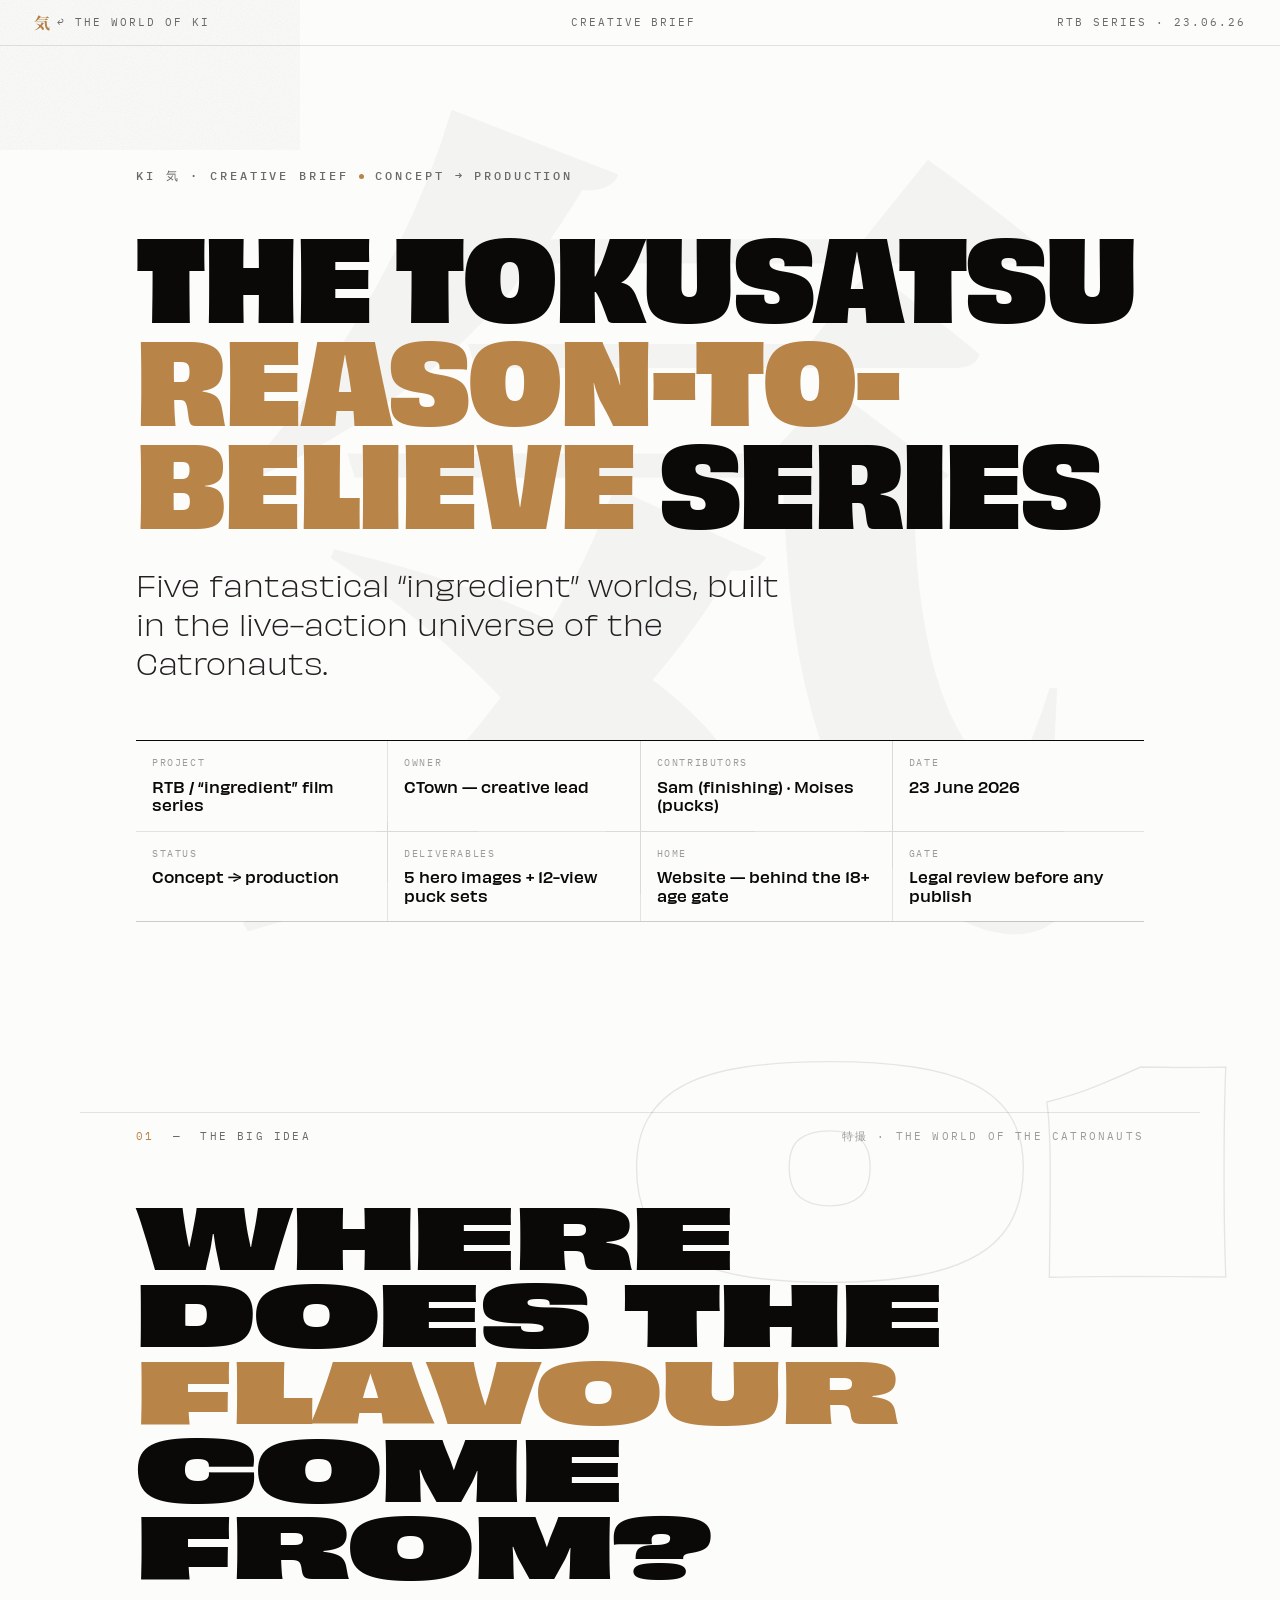
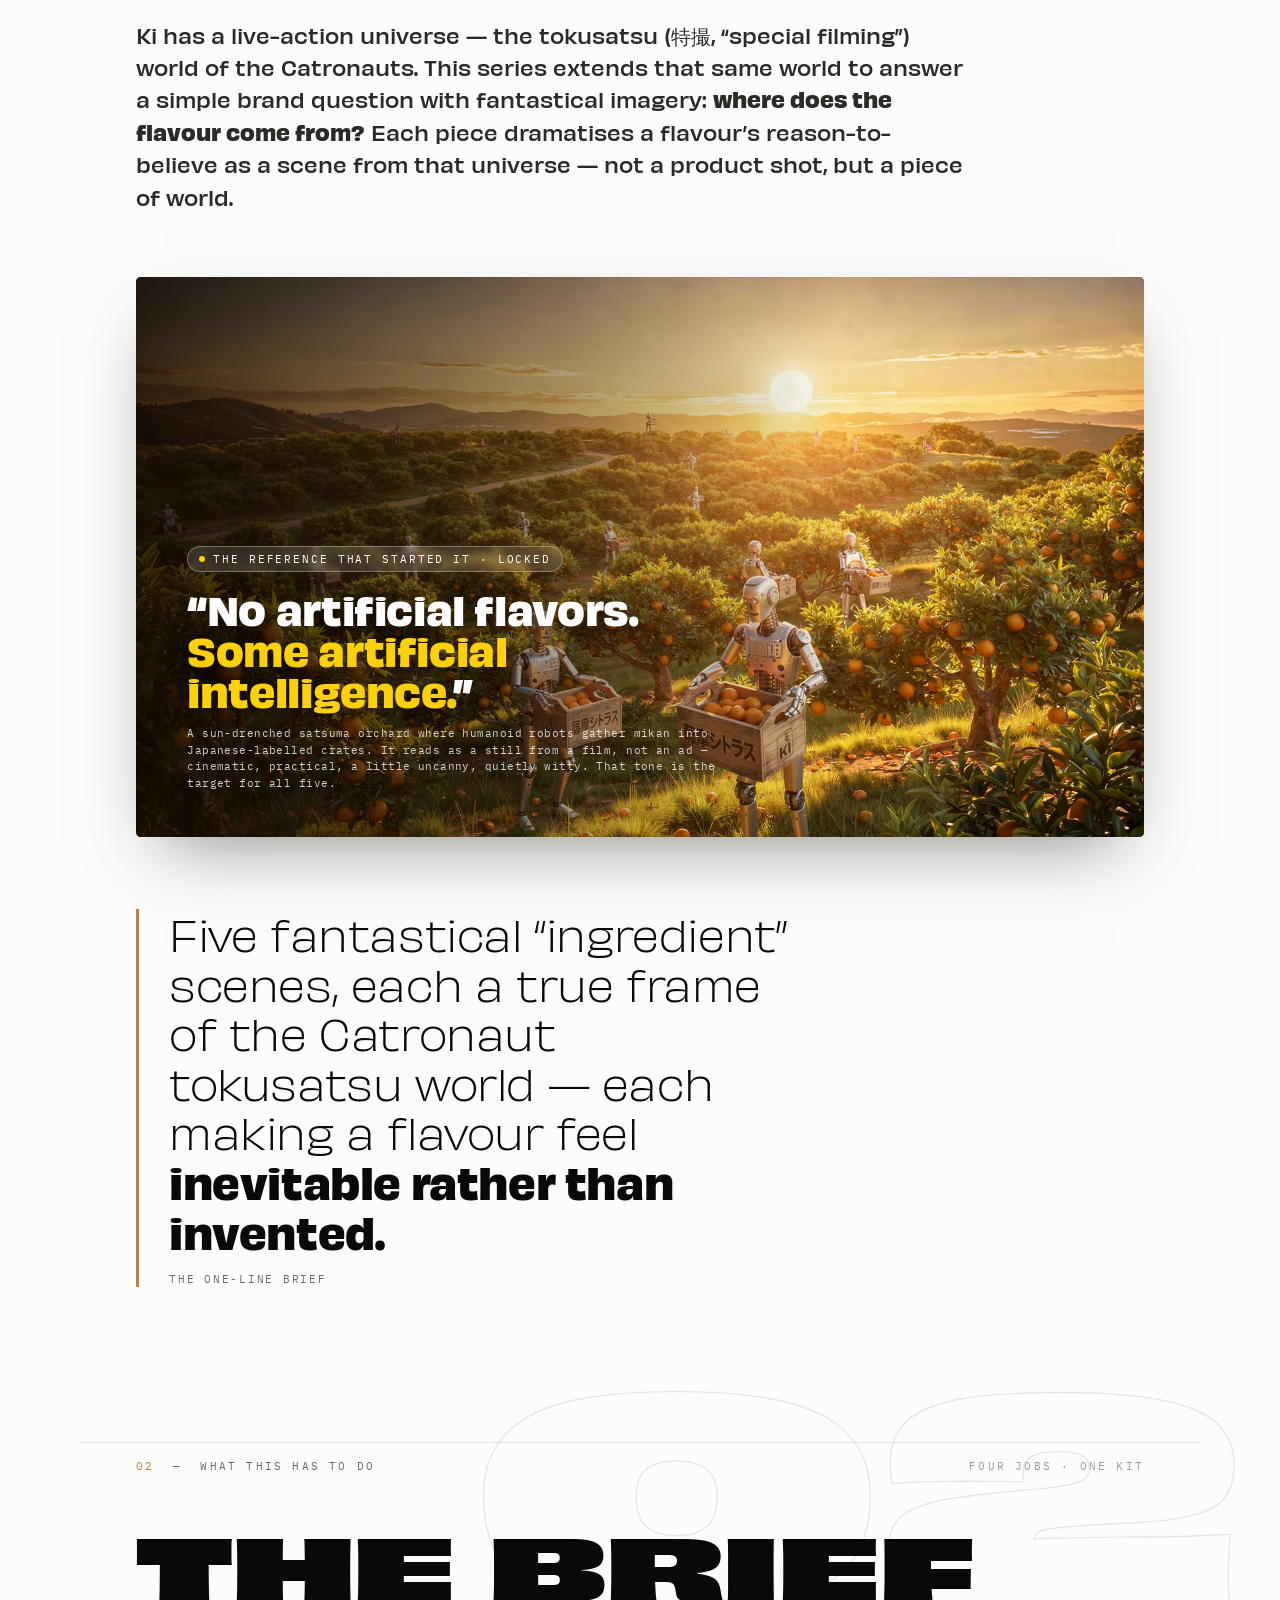
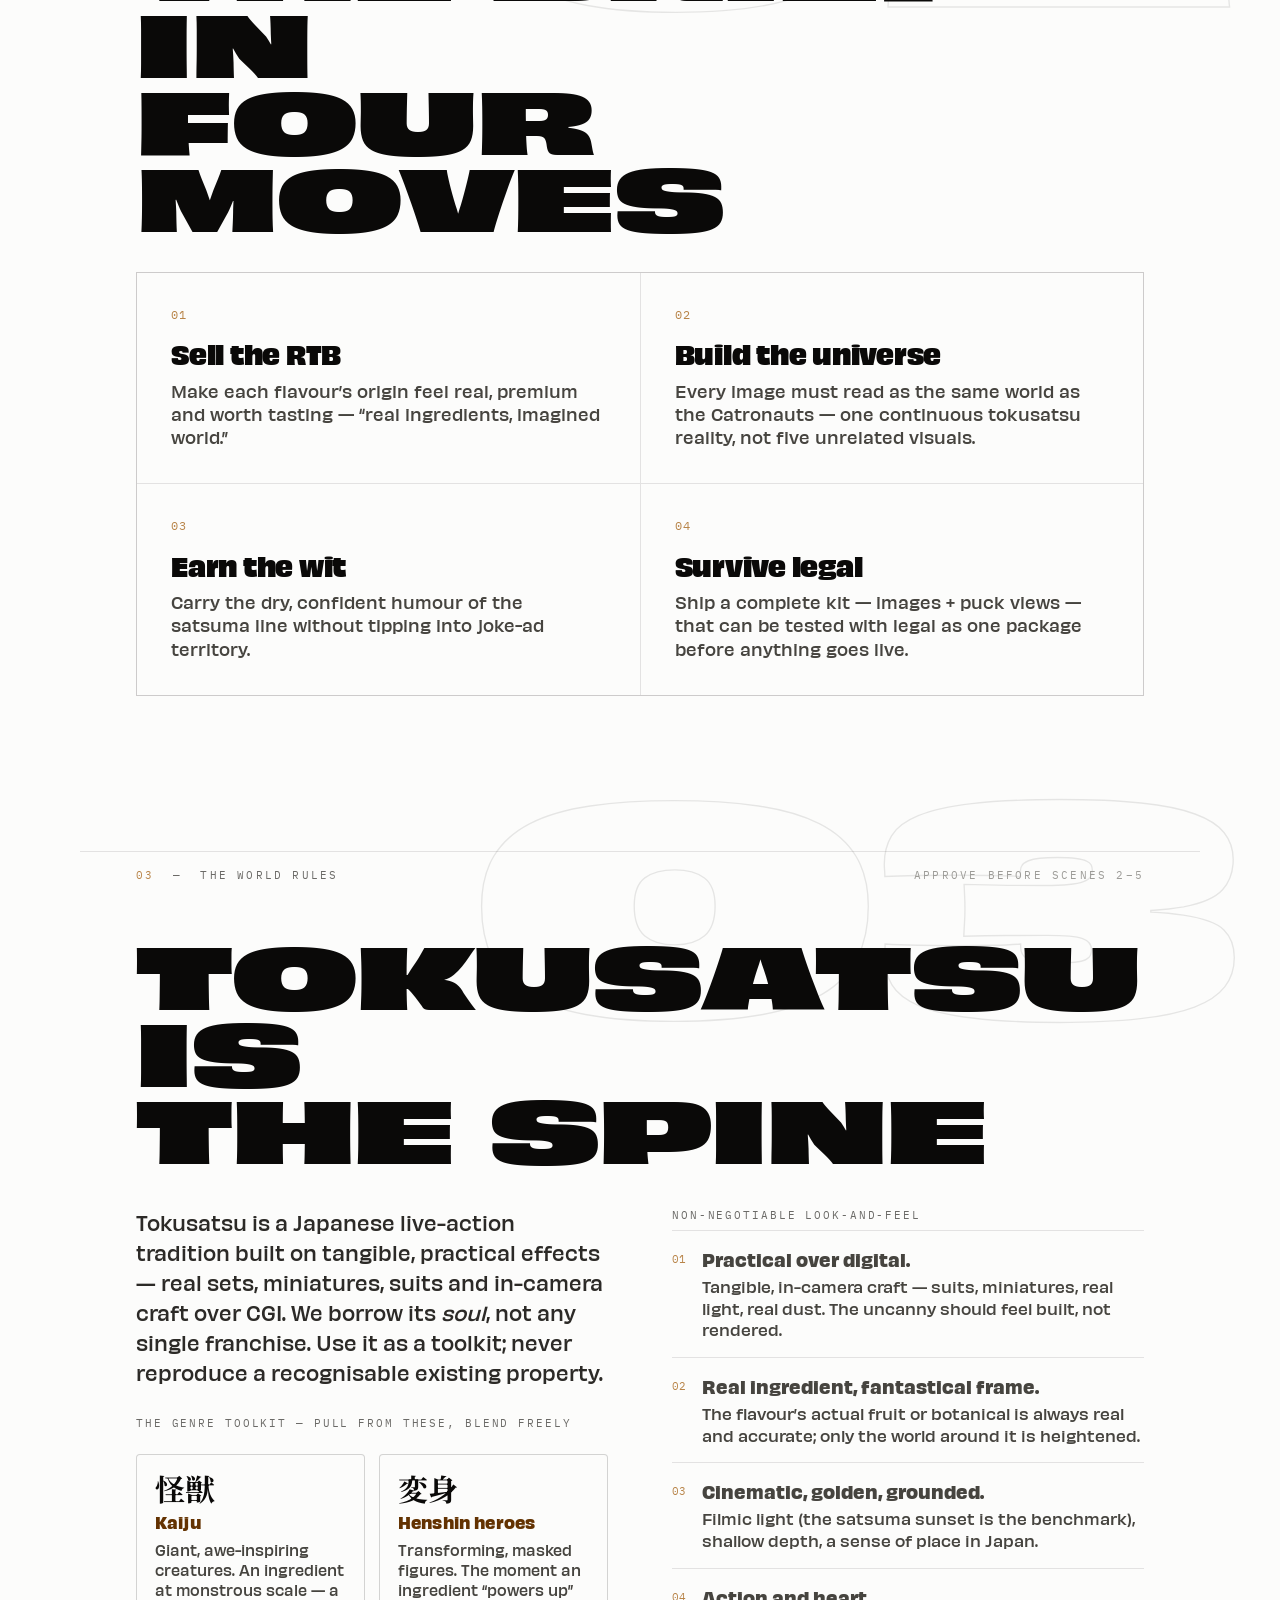
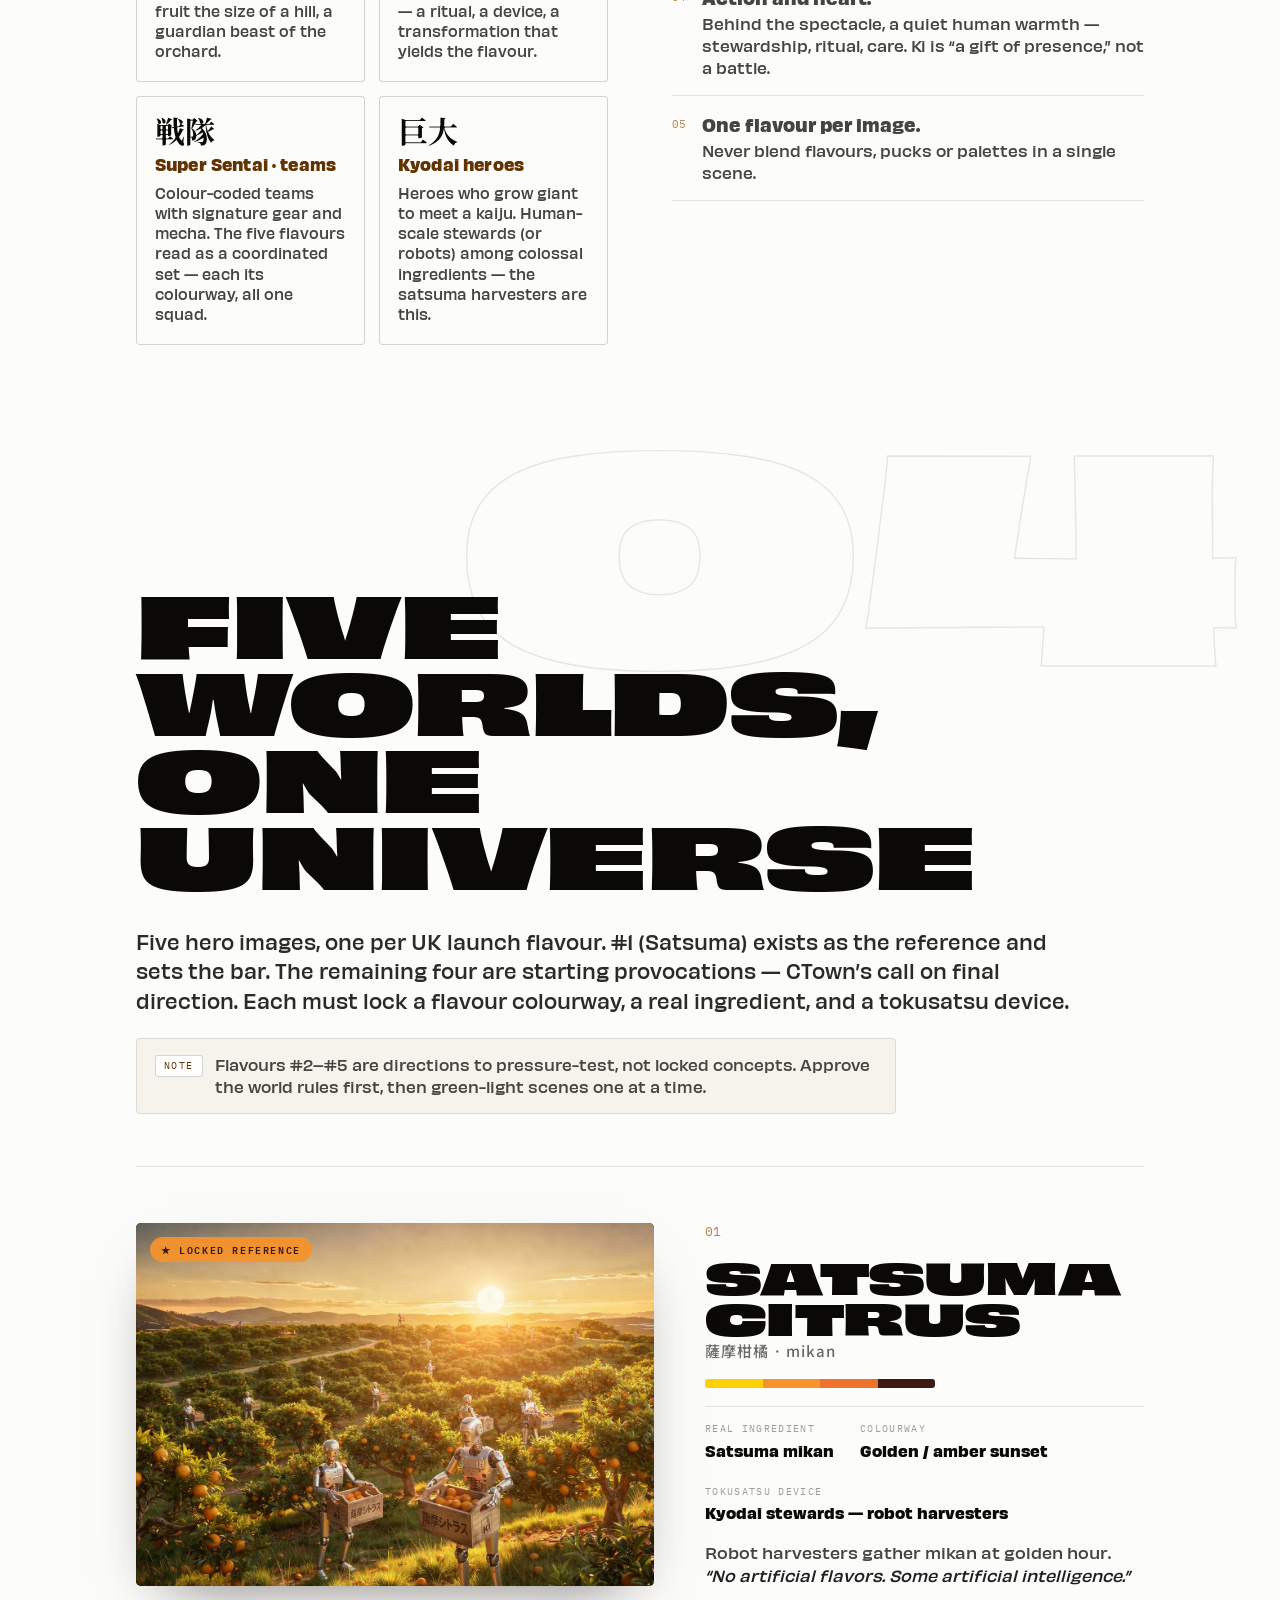
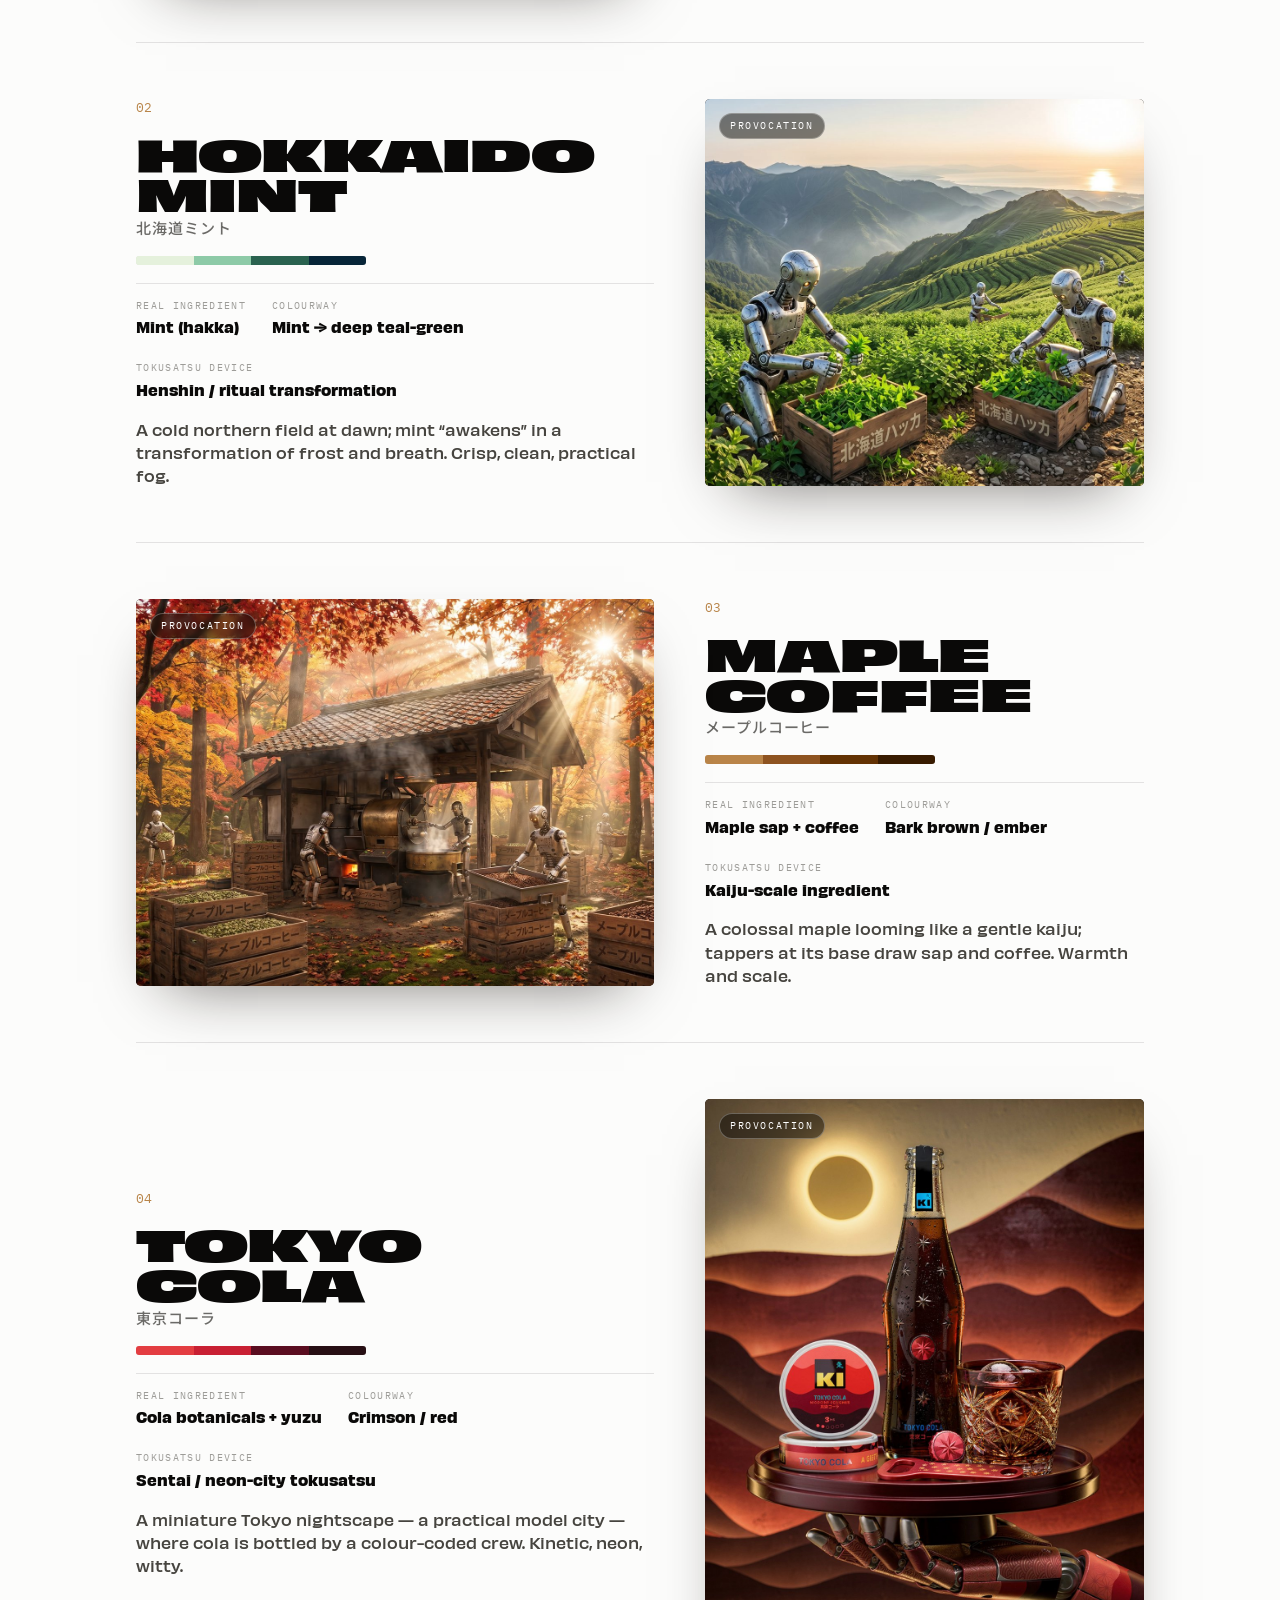
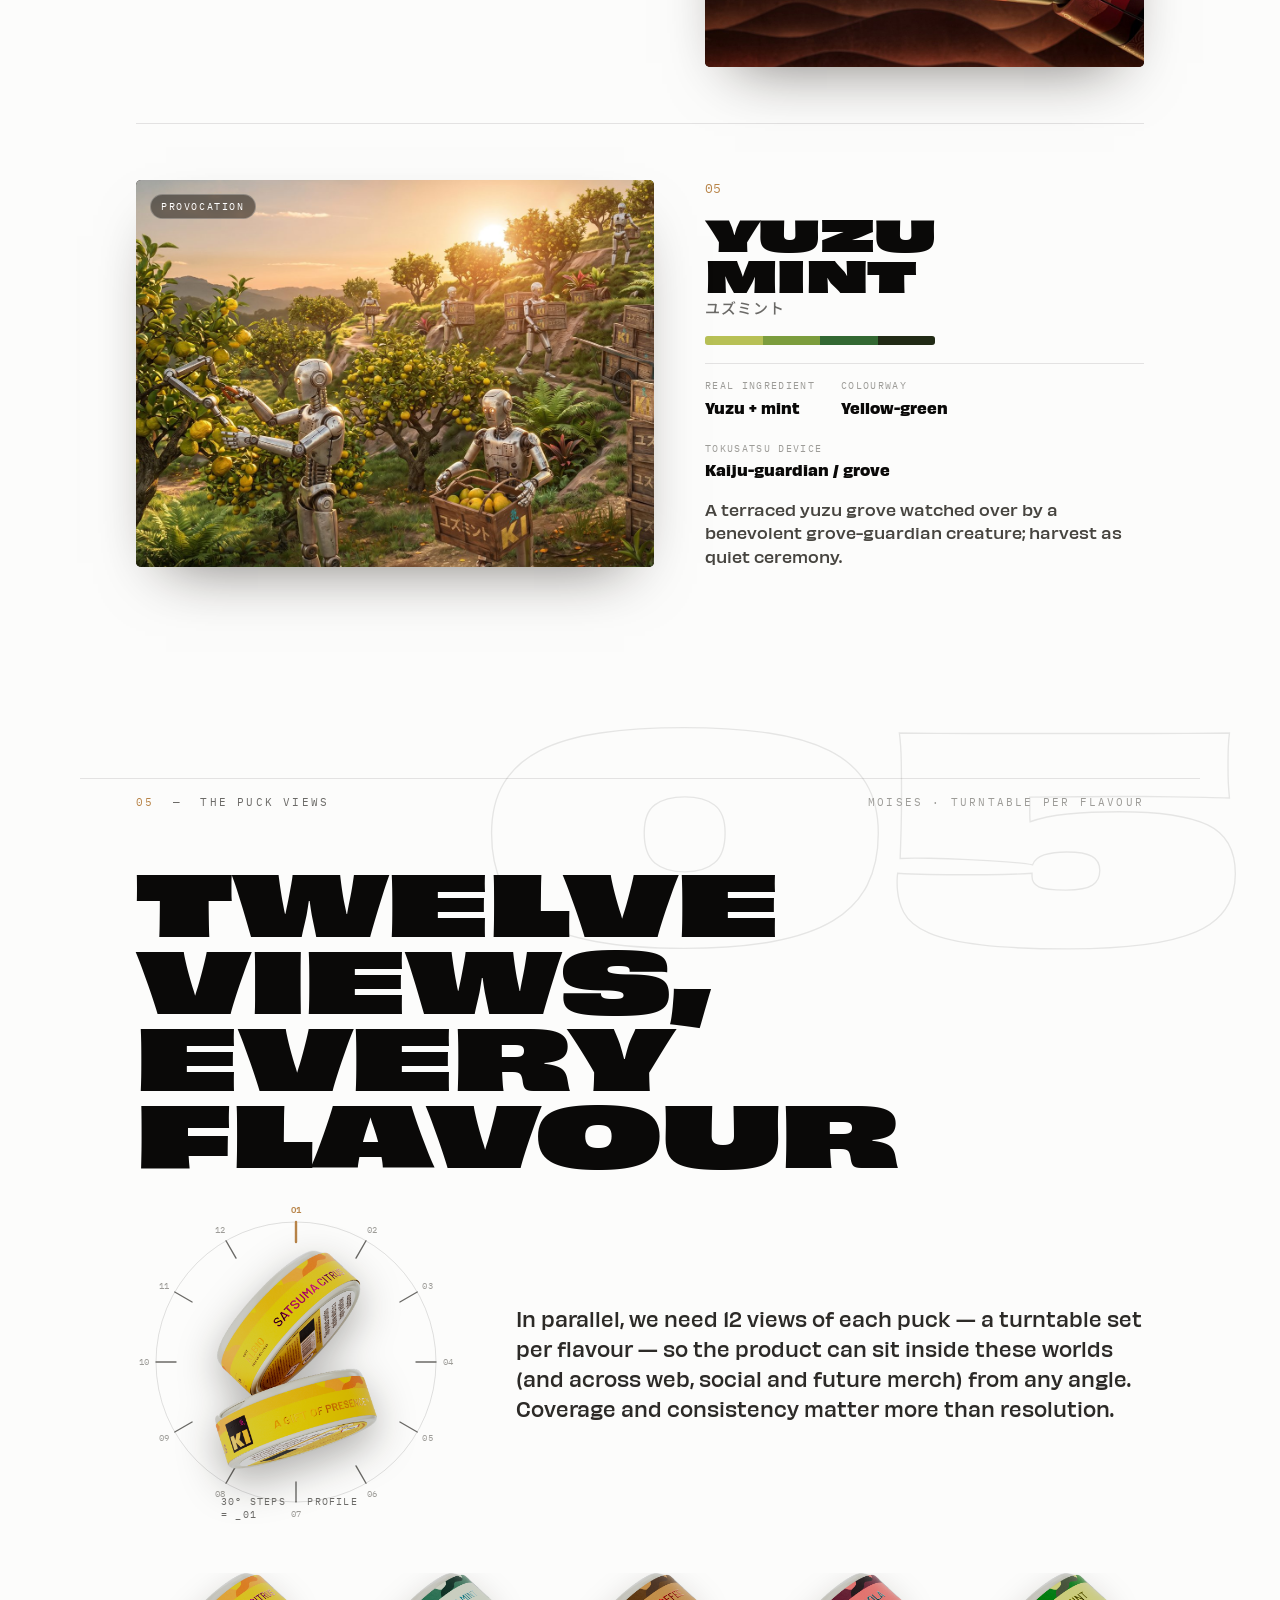
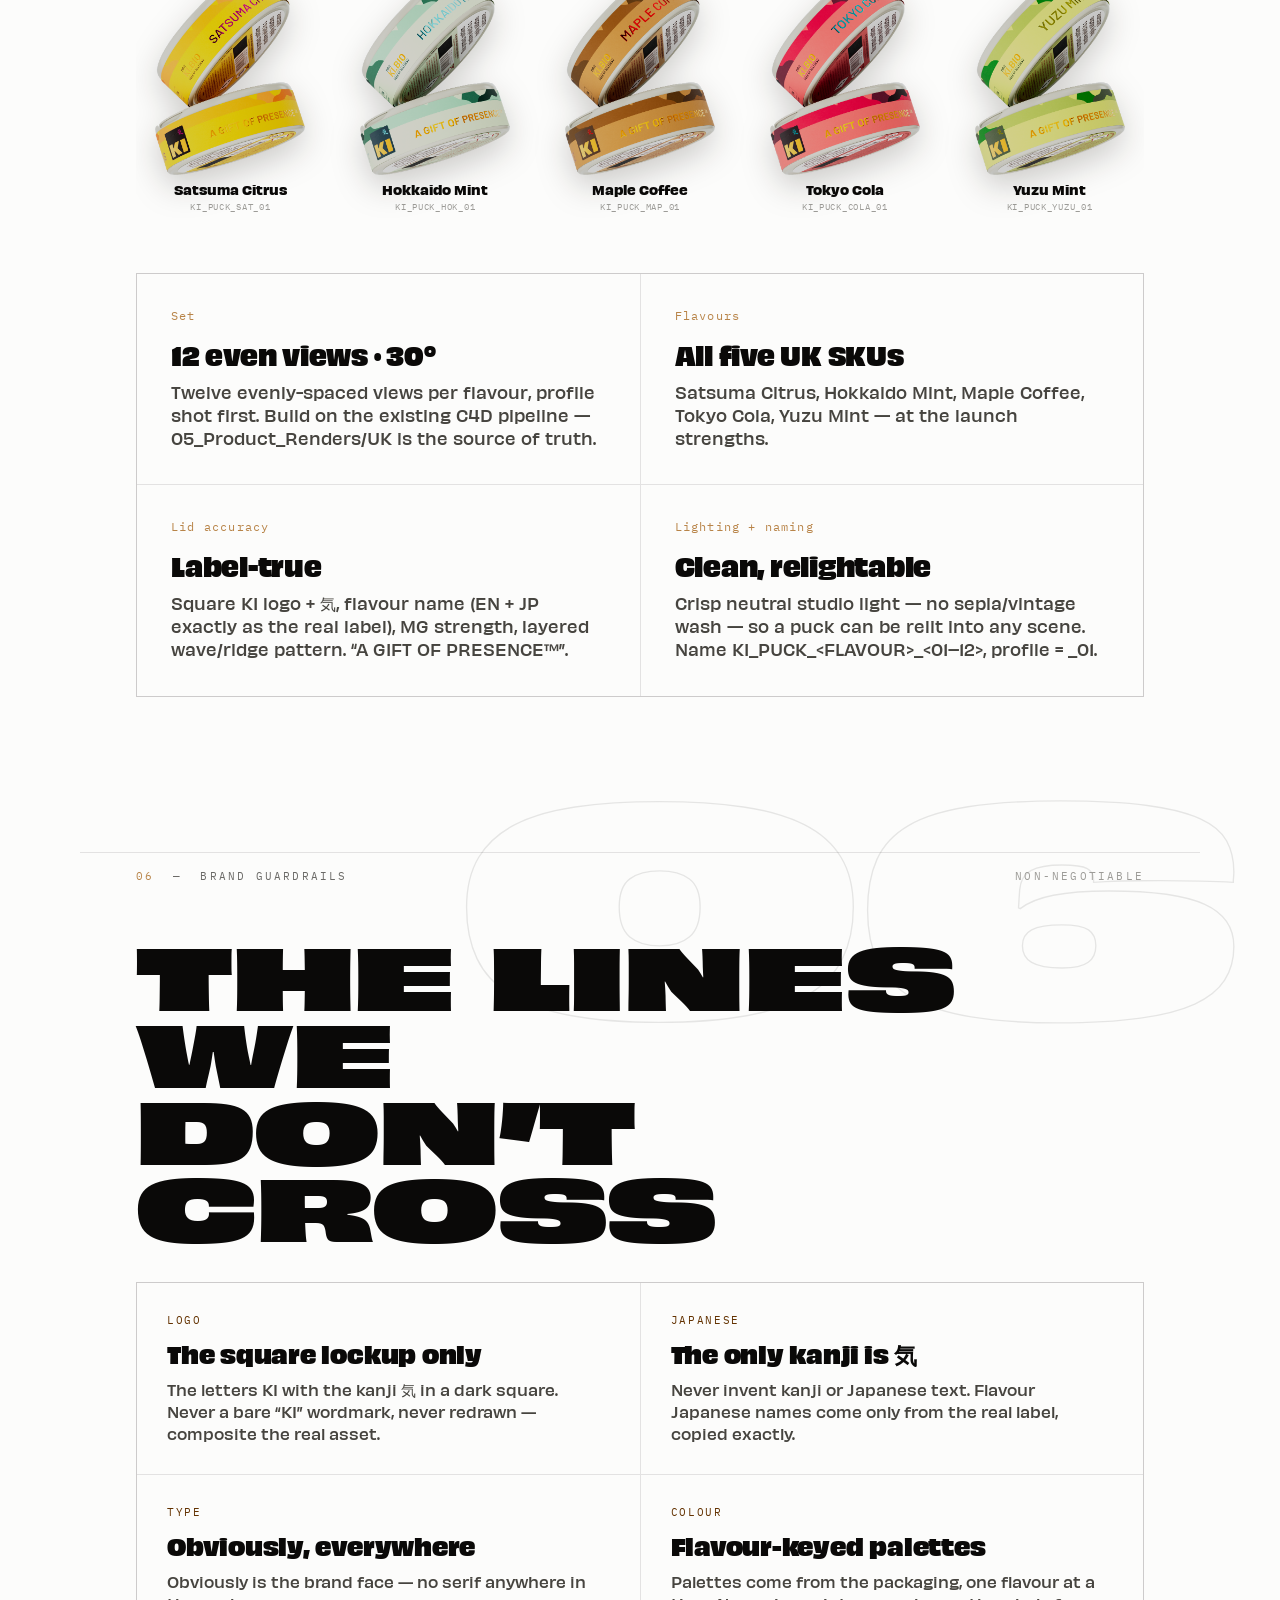
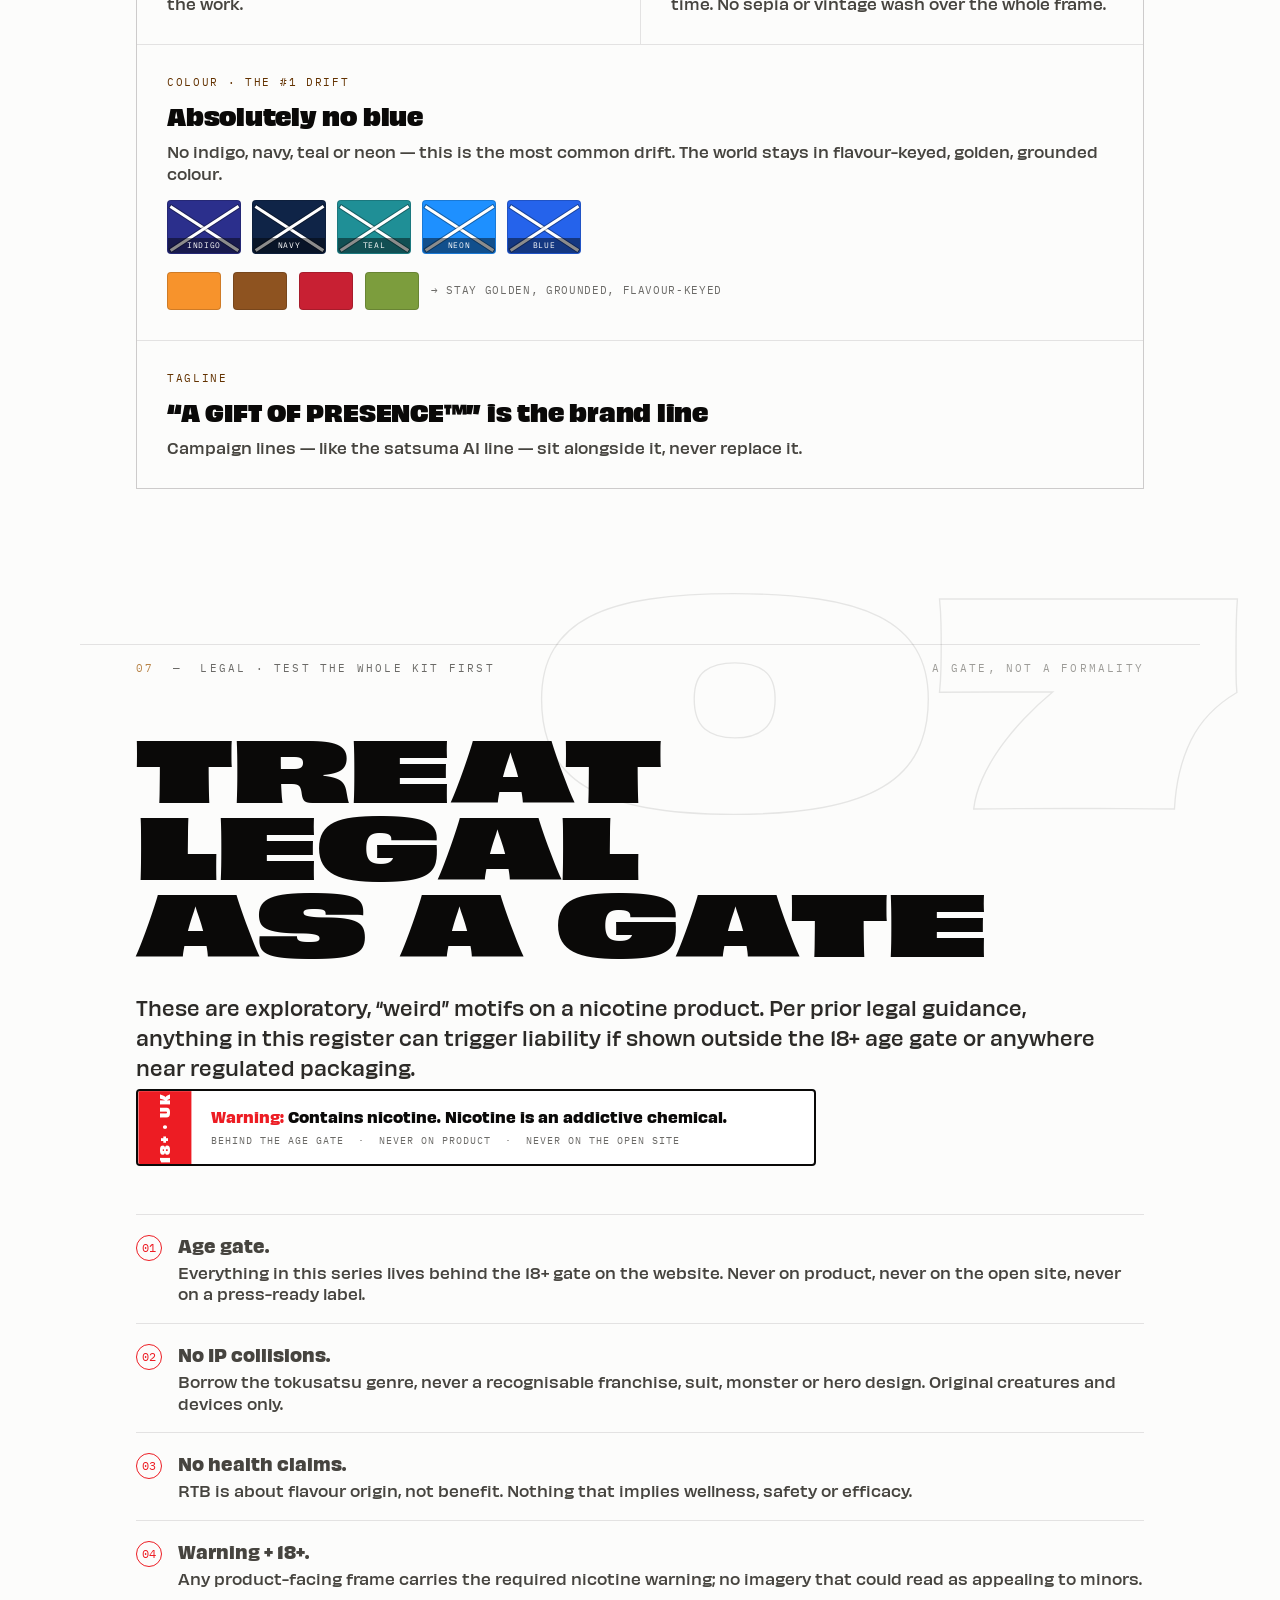
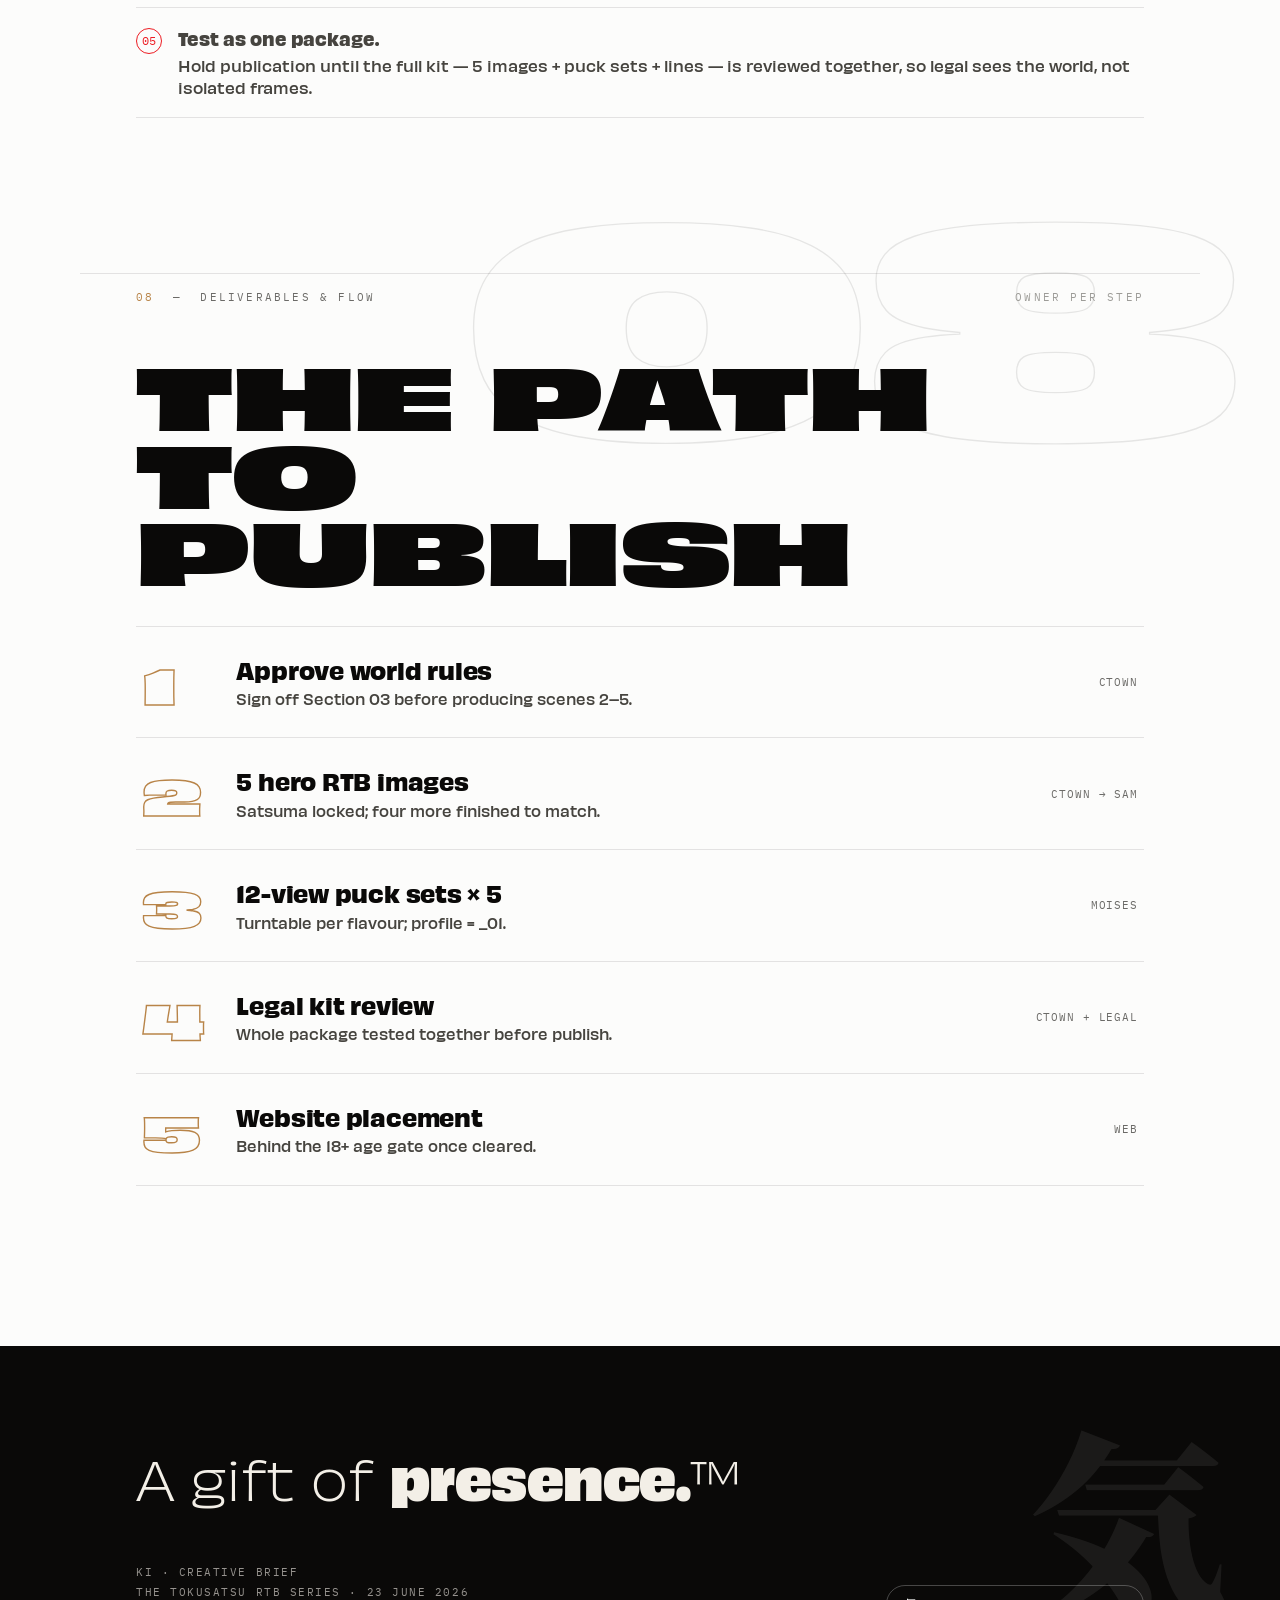
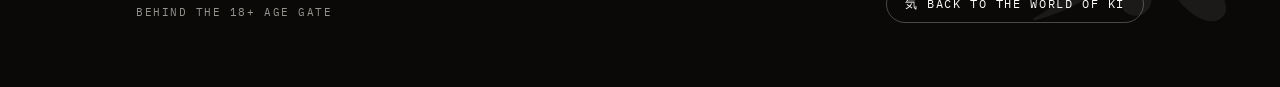
<file: tokusatsu-rtb.html>
<!DOCTYPE html>
<html lang="en">
<head>
<meta charset="UTF-8">
<meta name="viewport" content="width=device-width, initial-scale=1.0">
<title>気 — The Tokusatsu RTB Series · Ki Creative Brief</title>
<meta name="description" content="Ki creative brief — five fantastical ‘ingredient’ worlds built in the live-action tokusatsu universe of the Catronauts. Each one a reason-to-believe.">
<link rel="preconnect" href="https://fonts.googleapis.com">
<link rel="preconnect" href="https://fonts.gstatic.com" crossorigin>
<link href="https://fonts.googleapis.com/css2?family=Dela+Gothic+One&family=IBM+Plex+Mono:wght@400;500;600&family=Noto+Sans+JP:wght@400;500;700&family=Noto+Serif+JP:wght@500;700;900&display=swap" rel="stylesheet">
<style>
/* ===== OBVIOUSLY — the brand face (self-hosted, no serif in the brand) ===== */
@font-face{font-family:'Obviously';src:url('assets/fonts/Obviously-Thin.woff2') format('woff2');font-weight:100;font-display:swap}
@font-face{font-family:'Obviously';src:url('assets/fonts/Obviously-Light.woff2') format('woff2');font-weight:300;font-display:swap}
@font-face{font-family:'Obviously';src:url('assets/fonts/Obviously-Medium.woff2') format('woff2');font-weight:400 500;font-display:swap}
@font-face{font-family:'Obviously';src:url('assets/fonts/Obviously-Bold.woff2') format('woff2');font-weight:700;font-display:swap}
@font-face{font-family:'Obviously';src:url('assets/fonts/Obviously-Black.woff2') format('woff2');font-weight:900;font-display:swap}
@font-face{font-family:'Obviously XB';src:url('assets/fonts/Obviously-Extended-Black.woff2') format('woff2');font-weight:900;font-display:swap}
@font-face{font-family:'Obviously XReg';src:url('assets/fonts/Obviously-Extended.woff2') format('woff2');font-weight:400;font-display:swap}

:root{
  --ink:#0a0908; --ink2:#231F20; --ink3:#6b6a67; --ink4:#9d9c98;
  --paper:#FCFCFB; --paper2:#F6F3EC; --line:rgba(10,9,8,.10); --line2:rgba(10,9,8,.17);
  --gold:#B88448; --gold-d:#633201; --sage:#5b9580; --mint:#8DCAA7; --red:#ED1C23;
  /* flavour ramps — light → dark (SWOP v2 → sRGB, verbatim from packaging) */
  --sat1:#FCD10A; --sat2:#F7932C; --sat3:#ED722D; --sat4:#3E1B12;
  --hok1:#E5F1DC; --hok2:#8DCAA7; --hok3:#2A624F; --hok4:#072538;
  --map1:#B98448; --map2:#8E5320; --map3:#633203; --map4:#381B00;
  --cola1:#E33D41; --cola2:#C82033; --cola3:#5A0D20; --cola4:#270F14;
  --yuzu1:#B7C055; --yuzu2:#7C9D3D; --yuzu3:#336832; --yuzu4:#212A15;
  --mono:'IBM Plex Mono',ui-monospace,monospace;
  --jp:'Noto Sans JP',sans-serif; --jpserif:'Noto Serif JP',serif;
}
*{box-sizing:border-box;margin:0;padding:0}
html{-webkit-text-size-adjust:100%;scroll-behavior:smooth}
body{
  background:var(--paper);color:var(--ink);
  font-family:'Obviously',system-ui,sans-serif;font-weight:400;
  -webkit-font-smoothing:antialiased;text-rendering:optimizeLegibility;
  overflow-x:hidden;line-height:1.34;
}
a{color:inherit;text-decoration:none}
img{display:block;max-width:100%}

/* ===== paper grain over everything (the Ki signature) ===== */
#grain{position:fixed;inset:0;z-index:9000;pointer-events:none;opacity:.045;mix-blend-mode:multiply}
/* ===== scroll progress hairline ===== */
#prog{position:fixed;top:0;left:0;height:2px;width:0;background:linear-gradient(90deg,var(--gold),var(--sat2));z-index:9100;transition:width .1s linear}

/* ===== top bar — minimal, white ===== */
#top{position:fixed;top:0;left:0;right:0;height:46px;z-index:8000;
  background:rgba(252,252,251,.86);backdrop-filter:saturate(1.3) blur(9px);
  border-bottom:1px solid var(--line);
  display:flex;align-items:center;justify-content:space-between;padding:0 clamp(16px,4vw,34px);
  font-family:var(--mono);font-size:11px;letter-spacing:.18em;text-transform:uppercase;color:var(--ink3)}
#top .l{display:flex;align-items:center;gap:10px}
#top .l b{font-family:var(--jpserif);font-weight:700;font-size:16px;color:var(--gold);letter-spacing:0}
#top .back{display:flex;align-items:center;gap:7px;color:var(--ink3);transition:color .2s}
#top .back:hover{color:var(--gold)}
#top .sep{color:var(--ink4)}

/* ===== layout ===== */
.col{max-width:1120px;margin:0 auto;padding:0 clamp(22px,5vw,56px)}
.colN{max-width:1120px;margin:0 auto;padding:0 clamp(22px,5vw,56px)}
section{position:relative;z-index:1}

/* section chrome */
.sec{position:relative;padding:clamp(56px,9vw,118px) 0 clamp(20px,4vw,40px)}
.sechead{max-width:1120px;margin:0 auto clamp(26px,4vw,46px);padding:0 clamp(22px,5vw,56px);
  display:flex;justify-content:space-between;align-items:baseline;gap:14px;flex-wrap:wrap;
  font-family:var(--mono);font-size:11px;letter-spacing:.2em;text-transform:uppercase;color:var(--ink3);
  border-top:1px solid var(--line);padding-top:16px;position:relative;z-index:3}
.sechead .n{color:var(--gold)}
.sechead .r{color:var(--ink4)}
.secnum{position:absolute;top:clamp(16px,3vw,40px);right:clamp(10px,3vw,40px);
  font-family:'Obviously XB',sans-serif;font-weight:900;line-height:.7;
  font-size:clamp(120px,24vw,280px);color:transparent;-webkit-text-stroke:1.4px rgba(10,9,8,.09);
  z-index:0;user-select:none;pointer-events:none}
.title{font-family:'Obviously XB',sans-serif;font-weight:900;text-transform:uppercase;
  letter-spacing:-.018em;line-height:.94;font-size:clamp(31px,6.6vw,82px);position:relative;z-index:3;overflow-wrap:break-word}
.title .ki{color:var(--gold)}

/* prose */
.lede{font-family:'Obviously',sans-serif;font-weight:300;font-size:clamp(18px,2.5vw,27px);
  line-height:1.4;color:var(--ink2);max-width:30ch}
.body{font-weight:400;font-size:clamp(16px,1.5vw,18.5px);line-height:1.62;color:#2c2a27;max-width:64ch}
.body.lg{font-size:clamp(17px,1.7vw,20px)}
.body+.body{margin-top:1.1em}
.eyebrow{font-family:var(--mono);font-size:12px;font-weight:500;letter-spacing:.24em;
  text-transform:uppercase;color:var(--ink3);display:flex;align-items:center;gap:11px;flex-wrap:wrap}
.eyebrow .dot{width:5px;height:5px;border-radius:50%;background:var(--gold)}
.mlabel{font-family:var(--mono);font-size:10.5px;letter-spacing:.18em;text-transform:uppercase;color:var(--ink3)}

/* ===== masthead ===== */
#mast{position:relative;padding:clamp(96px,16vw,168px) 0 clamp(40px,7vw,74px);overflow:hidden}
#mast .kanji{position:absolute;top:48%;left:50%;transform:translate(-50%,-50%);
  font-family:var(--jpserif);font-weight:900;font-size:min(96vh,82vw);line-height:1;
  color:rgba(10,9,8,.035);z-index:0;user-select:none;pointer-events:none;letter-spacing:-.04em}
#mast .inner{position:relative;z-index:2}
#mast h1{font-family:'Obviously',sans-serif;font-weight:900;text-transform:uppercase;
  letter-spacing:-.02em;line-height:.92;font-size:clamp(38px,9vw,112px);margin:.3em 0 .34em;max-width:13ch;overflow-wrap:break-word}
#mast h1 .ki{color:var(--gold)}
#mast .sub{font-family:'Obviously',sans-serif;font-weight:300;font-size:clamp(18px,2.6vw,28px);
  line-height:1.4;color:var(--ink2);max-width:30ch}
/* spec strip */
.spec{margin-top:clamp(34px,5vw,58px);border-top:1px solid var(--ink);
  display:grid;grid-template-columns:repeat(4,1fr);gap:1px;background:var(--line);
  border-bottom:1px solid var(--line)}
.spec .cell{background:var(--paper);padding:15px 16px 17px}
.spec .k{font-family:var(--mono);font-size:10px;letter-spacing:.16em;text-transform:uppercase;color:var(--ink4)}
.spec .v{font-family:'Obviously',sans-serif;font-weight:500;font-size:14.5px;line-height:1.28;color:var(--ink);margin-top:7px}
.spec .v .jp{font-family:var(--jpserif);color:var(--gold)}

/* ===== big idea reference band ===== */
.refband{position:relative;margin:clamp(34px,6vw,64px) 0 0;border-radius:5px;overflow:hidden;
  box-shadow:0 30px 70px -28px rgba(20,14,8,.5);background:#1a0d05}
.refband img{width:100%;height:clamp(280px,46vw,560px);object-fit:cover;display:block;
  transform:scale(1.02);transition:transform 1.1s cubic-bezier(.2,.7,.2,1)}
.refband:hover img{transform:scale(1.06)}
.refband .grad{position:absolute;inset:0;background:linear-gradient(90deg,rgba(20,10,2,.82) 0%,rgba(20,10,2,.34) 42%,rgba(20,10,2,0) 70%)}
.refband .cap{position:absolute;left:clamp(20px,4vw,52px);bottom:clamp(20px,4vw,46px);right:14px;max-width:560px;color:#fff;z-index:2}
.refband .tag{display:inline-flex;align-items:center;gap:8px;font-family:var(--mono);font-size:10.5px;
  letter-spacing:.18em;text-transform:uppercase;color:#fff;background:rgba(255,255,255,.12);
  border:1px solid rgba(255,255,255,.3);padding:5px 11px;border-radius:100px;backdrop-filter:blur(3px)}
.refband .tag .d{width:6px;height:6px;border-radius:50%;background:var(--sat1)}
.refband .line{font-family:'Obviously',sans-serif;font-weight:700;font-size:clamp(20px,3.2vw,38px);
  line-height:1.08;margin-top:16px;letter-spacing:-.01em;text-shadow:0 2px 24px rgba(0,0,0,.4)}
.refband .line em{font-style:normal;color:var(--sat1)}
.refband .by{font-family:var(--mono);font-size:11px;letter-spacing:.04em;color:rgba(255,255,255,.8);margin-top:14px;line-height:1.5;text-transform:none}

/* pull statement */
.pull{margin-top:clamp(40px,6vw,72px);padding-left:clamp(16px,3vw,30px);border-left:3px solid var(--gold)}
.pull .q{font-family:'Obviously',sans-serif;font-weight:300;font-size:clamp(22px,3.6vw,40px);
  line-height:1.24;letter-spacing:-.01em;color:var(--ink);max-width:20ch}
.pull .q b{font-weight:700}
.pull .who{margin-top:16px;font-family:var(--mono);font-size:11px;letter-spacing:.16em;text-transform:uppercase;color:var(--ink3)}

/* ===== numbered point grid (sec 02) ===== */
.points{display:grid;grid-template-columns:repeat(2,1fr);gap:1px;background:var(--line);
  border:1px solid var(--line);margin-top:8px}
.points .pt{background:var(--paper);padding:clamp(22px,3vw,34px)}
.points .pt .ix{font-family:var(--mono);font-size:12px;letter-spacing:.1em;color:var(--gold)}
.points .pt h3{font-family:'Obviously',sans-serif;font-weight:900;font-size:clamp(19px,2.4vw,25px);
  letter-spacing:-.01em;margin:14px 0 9px}
.points .pt p{font-weight:400;font-size:15.5px;line-height:1.5;color:#46443f}

/* ===== world rules ===== */
.split{display:grid;grid-template-columns:minmax(0,1fr) minmax(0,1fr);gap:clamp(28px,5vw,64px);align-items:start}
.toolkit{display:grid;grid-template-columns:repeat(2,1fr);gap:14px;margin-top:24px}
.tk{border:1px solid var(--line2);border-radius:4px;padding:18px 18px 20px;background:var(--paper);
  transition:transform .2s ease,box-shadow .2s ease,border-color .2s}
.tk:hover{transform:translateY(-3px);box-shadow:0 16px 34px -18px rgba(20,14,8,.4);border-color:var(--gold)}
.tk .jp{font-family:var(--jpserif);font-weight:700;font-size:30px;color:var(--ink);line-height:1}
.tk .en{font-family:'Obviously',sans-serif;font-weight:700;font-size:15px;letter-spacing:.01em;margin:9px 0 8px;color:var(--gold-d)}
.tk p{font-weight:400;font-size:13.5px;line-height:1.5;color:#46443f}
.lfl{list-style:none;margin-top:8px}
.lfl li{padding:16px 0;border-top:1px solid var(--line);display:grid;grid-template-columns:auto 1fr;gap:16px;align-items:start}
.lfl li:last-child{border-bottom:1px solid var(--line)}
.lfl .ix{font-family:var(--mono);font-size:11px;color:var(--gold);padding-top:5px}
.lfl b{font-family:'Obviously',sans-serif;font-weight:700;font-size:16.5px;display:block;margin-bottom:4px}
.lfl span.t{font-weight:400;font-size:14.5px;line-height:1.5;color:#46443f}

/* ===== the five scenes ===== */
.scenes{margin-top:8px}
.note{display:flex;gap:12px;align-items:flex-start;background:var(--paper2);border:1px solid var(--line);
  border-radius:4px;padding:15px 18px;margin-bottom:clamp(30px,5vw,52px);max-width:760px}
.note .d{font-family:var(--mono);font-size:10px;letter-spacing:.14em;text-transform:uppercase;color:var(--gold-d);
  background:#fff;border:1px solid var(--line2);border-radius:3px;padding:3px 8px;white-space:nowrap;margin-top:1px}
.note p{font-weight:400;font-size:14.5px;line-height:1.5;color:#46443f}
.scene{display:grid;grid-template-columns:minmax(0,1.18fr) minmax(0,1fr);gap:clamp(22px,4vw,52px);
  align-items:center;padding:clamp(30px,5vw,56px) 0;border-top:1px solid var(--line)}
.scene .shot{position:relative;border-radius:5px;overflow:hidden;background:#15110b;
  box-shadow:0 26px 60px -30px rgba(20,14,8,.6);align-self:stretch;min-height:280px}
.scene .shot img{width:100%;height:100%;min-height:280px;object-fit:cover;display:block;
  transform:scale(1.01);transition:transform 1s cubic-bezier(.2,.7,.2,1)}
.scene:hover .shot img{transform:scale(1.05)}
.scene .shot .stamp{position:absolute;top:14px;left:14px;font-family:var(--mono);font-size:10px;
  letter-spacing:.16em;text-transform:uppercase;color:#fff;padding:5px 10px;border-radius:100px;
  background:rgba(10,8,5,.5);border:1px solid rgba(255,255,255,.28);backdrop-filter:blur(3px);z-index:2}
.scene .shot .stamp.locked{background:rgba(247,147,44,.92);color:#3E1B12;border-color:transparent;font-weight:600}
.scene .meta .fl{display:flex;align-items:baseline;gap:14px;flex-wrap:wrap}
.scene .meta .fl .no{font-family:var(--mono);font-size:13px;color:var(--gold)}
.scene .meta h3{font-family:'Obviously XB',sans-serif;font-weight:900;font-size:clamp(26px,3.6vw,42px);
  letter-spacing:-.018em;text-transform:uppercase;line-height:.96}
.scene .meta .jp{font-family:var(--jp);font-weight:500;font-size:15px;color:var(--ink3);margin-top:6px;letter-spacing:.06em}
.scene .ramp{display:flex;height:9px;border-radius:3px;overflow:hidden;margin:18px 0 4px;max-width:230px;box-shadow:inset 0 0 0 1px var(--line)}
.scene .ramp i{flex:1}
.scene .ramp .cwl{}
.scene .specrow{display:flex;gap:26px;flex-wrap:wrap;margin-top:18px;padding-top:16px;border-top:1px solid var(--line)}
.scene .specrow .b .k{font-family:var(--mono);font-size:9.5px;letter-spacing:.14em;text-transform:uppercase;color:var(--ink4)}
.scene .specrow .b .val{font-family:'Obviously',sans-serif;font-weight:700;font-size:14px;margin-top:5px;color:var(--ink)}
.scene .prov{font-weight:400;font-size:15px;line-height:1.55;color:#46443f;margin-top:18px}
.scene .prov em{font-style:italic;color:var(--ink2)}
@media(min-width:781px){
  .scene.rev .shot{order:2}
  .scene.rev .meta{order:1}
}

/* ===== puck turntable ===== */
.turn{display:grid;grid-template-columns:minmax(0,320px) minmax(0,1fr);gap:clamp(28px,5vw,60px);align-items:center;margin-top:10px}
.dial{position:relative;width:100%;max-width:300px;aspect-ratio:1;margin:0 auto}
.dial svg{width:100%;height:100%;overflow:visible}
.dial .tk-tick{stroke:var(--ink3);stroke-width:1.4}
.dial .tk-tick.first{stroke:var(--gold);stroke-width:2.4}
.dial .lbl{font-family:var(--mono);font-size:9px;fill:var(--ink4);letter-spacing:.05em}
.dial .lbl.first{fill:var(--gold);font-weight:600}
.dial .puckimg{position:absolute;top:50%;left:50%;width:54%;transform:translate(-50%,-52%);
  filter:drop-shadow(0 14px 20px rgba(20,14,8,.32));animation:bob 6s ease-in-out infinite}
@keyframes bob{0%,100%{transform:translate(-50%,-52%)}50%{transform:translate(-50%,-58%)}}
.dial .deg{position:absolute;left:50%;bottom:-6px;transform:translateX(-50%);font-family:var(--mono);
  font-size:10px;letter-spacing:.12em;text-transform:uppercase;color:var(--ink3)}
.puckrow{display:flex;gap:clamp(8px,1.6vw,16px);margin-top:clamp(34px,5vw,58px);flex-wrap:nowrap;overflow-x:auto;padding-bottom:6px}
.puckrow .p{flex:1 1 0;min-width:96px;text-align:center}
.puckrow .p img{width:100%;max-width:150px;margin:0 auto;filter:drop-shadow(0 12px 16px rgba(20,14,8,.2));
  transition:transform .25s ease}
.puckrow .p:hover img{transform:translateY(-5px) scale(1.03)}
.puckrow .p .nm{font-family:'Obviously',sans-serif;font-weight:700;font-size:12.5px;margin-top:8px;line-height:1.1}
.puckrow .p .id{font-family:var(--mono);font-size:9px;letter-spacing:.08em;color:var(--ink4);margin-top:4px;text-transform:uppercase}

/* ===== guardrails ===== */
.guards{display:grid;grid-template-columns:repeat(2,1fr);gap:1px;background:var(--line);border:1px solid var(--line);margin-top:8px}
.guard{background:var(--paper);padding:clamp(20px,3vw,30px)}
.guard .k{font-family:var(--mono);font-size:10.5px;letter-spacing:.16em;text-transform:uppercase;color:var(--gold-d)}
.guard h3{font-family:'Obviously',sans-serif;font-weight:900;font-size:clamp(18px,2.2vw,23px);margin:11px 0 9px;letter-spacing:-.01em}
.guard p{font-weight:400;font-size:14.5px;line-height:1.52;color:#46443f}
.guard.wide{grid-column:1 / -1}
.noblue{display:flex;gap:11px;flex-wrap:wrap;margin-top:16px}
.noblue .sw{position:relative;width:74px;height:54px;border-radius:4px;overflow:hidden;border:1px solid var(--line2)}
.noblue .sw .x{position:absolute;inset:0}
.noblue .sw .x:before,.noblue .sw .x:after{content:"";position:absolute;left:-6%;right:-6%;top:50%;height:2.5px;background:#fff;box-shadow:0 0 0 1px rgba(0,0,0,.35)}
.noblue .sw .x:before{transform:rotate(33deg)}
.noblue .sw .x:after{transform:rotate(-33deg)}
.noblue .sw .l{position:absolute;left:0;right:0;bottom:0;font-family:var(--mono);font-size:8px;letter-spacing:.08em;
  text-transform:uppercase;text-align:center;color:#fff;background:rgba(0,0,0,.45);padding:2px 0}
.okrow{display:flex;align-items:center;gap:12px;margin-top:18px;flex-wrap:wrap}
.okrow .sw{width:54px;height:38px;border-radius:4px;border:1px solid var(--line2)}
.okrow .t{font-family:var(--mono);font-size:11px;letter-spacing:.06em;color:var(--ink3);text-transform:uppercase}

/* ===== legal ===== */
.warn{display:grid;grid-template-columns:auto 1fr;gap:0;border:2px solid var(--ink);border-radius:4px;
  overflow:hidden;margin:6px 0 clamp(30px,5vw,48px);max-width:680px;background:#fff}
.warn .bar{background:var(--red);color:#fff;display:flex;align-items:center;justify-content:center;padding:0 18px;
  font-family:'Obviously',sans-serif;font-weight:900;font-size:13px;letter-spacing:.16em;text-transform:uppercase;writing-mode:vertical-rl;transform:rotate(180deg)}
.warn .bd{padding:16px 20px}
.warn .bd .t{font-family:'Obviously',sans-serif;font-weight:700;font-size:14px;color:var(--ink)}
.warn .bd .t b{color:var(--red)}
.warn .bd .meta{font-family:var(--mono);font-size:10px;letter-spacing:.1em;text-transform:uppercase;color:var(--ink3);margin-top:9px;display:flex;gap:14px;flex-wrap:wrap}
.checks{list-style:none}
.checks li{display:grid;grid-template-columns:auto 1fr;gap:16px;padding:18px 0;border-top:1px solid var(--line);align-items:start}
.checks li:last-child{border-bottom:1px solid var(--line)}
.checks .gate{width:26px;height:26px;border-radius:50%;border:1.6px solid var(--red);display:flex;
  align-items:center;justify-content:center;color:var(--red);font-family:var(--mono);font-size:12px;flex:0 0 auto;margin-top:2px}
.checks b{font-family:'Obviously',sans-serif;font-weight:700;font-size:16.5px;display:block;margin-bottom:4px}
.checks span.t{font-weight:400;font-size:14.5px;line-height:1.5;color:#46443f}

/* ===== flow ===== */
.flow{list-style:none;margin-top:8px;counter-reset:fl}
.flow li{counter-increment:fl;display:grid;grid-template-columns:auto 1fr auto;gap:clamp(16px,3vw,30px);
  align-items:center;padding:clamp(20px,3vw,28px) 6px;border-top:1px solid var(--line);transition:padding-left .2s,background .2s}
.flow li:last-child{border-bottom:1px solid var(--line)}
.flow li:hover{background:#F4F1EA;padding-left:14px;border-radius:4px}
.flow .n{font-family:'Obviously XB',sans-serif;font-weight:900;font-size:clamp(28px,4vw,46px);
  color:transparent;-webkit-text-stroke:1.4px var(--gold);line-height:.8;min-width:1.4em}
.flow .m b{font-family:'Obviously',sans-serif;font-weight:700;font-size:clamp(17px,2.2vw,22px);letter-spacing:-.01em}
.flow .m p{font-weight:400;font-size:14px;line-height:1.45;color:#46443f;margin-top:5px;max-width:54ch}
.flow .own{font-family:var(--mono);font-size:11px;letter-spacing:.08em;text-transform:uppercase;color:var(--ink3);text-align:right;white-space:nowrap}

/* ===== footer ===== */
footer{position:relative;z-index:2;margin-top:clamp(60px,10vw,120px);background:var(--ink);color:#f3efe7;
  padding:clamp(54px,8vw,96px) 0 clamp(40px,6vw,64px);overflow:hidden}
footer .k{font-family:var(--jpserif);font-weight:900;font-size:clamp(80px,18vw,200px);line-height:.8;
  color:rgba(255,255,255,.07);position:absolute;right:clamp(10px,4vw,60px);top:50%;transform:translateY(-50%);pointer-events:none}
footer .in{position:relative;z-index:2}
footer .tag{font-family:'Obviously',sans-serif;font-weight:300;font-size:clamp(26px,4.6vw,52px);letter-spacing:-.01em}
footer .tag b{font-weight:900}
footer .row{display:flex;justify-content:space-between;align-items:flex-end;gap:18px;flex-wrap:wrap;margin-top:clamp(30px,5vw,52px)}
footer .meta{font-family:var(--mono);font-size:11px;letter-spacing:.14em;text-transform:uppercase;color:rgba(243,239,231,.6);line-height:1.8}
footer a.idx{font-family:var(--mono);font-size:11.5px;letter-spacing:.14em;text-transform:uppercase;
  color:var(--paper);border:1px solid rgba(255,255,255,.25);border-radius:100px;padding:10px 18px;
  display:inline-flex;align-items:center;gap:8px;transition:background .2s,color .2s}
footer a.idx:hover{background:var(--paper);color:var(--ink)}

/* ===== reveal ===== */
.reveal{opacity:0;transform:translateY(20px);transition:opacity .8s cubic-bezier(.2,.7,.2,1),transform .8s cubic-bezier(.2,.7,.2,1)}
.reveal.in{opacity:1;transform:none}

@media(max-width:980px){
  .spec{grid-template-columns:repeat(2,1fr)}
  .split{grid-template-columns:1fr;gap:36px}
}
@media(max-width:780px){
  .scene{grid-template-columns:1fr;gap:22px}
  .points,.guards{grid-template-columns:1fr}
  .toolkit{grid-template-columns:1fr}
  .turn{grid-template-columns:1fr;gap:30px}
  .flow li{grid-template-columns:auto 1fr;row-gap:4px}
  .flow .own{grid-column:2;text-align:left}
  .warn{grid-template-columns:1fr}
  .warn .bar{writing-mode:horizontal-tb;transform:none;padding:8px}
}
@media(max-width:480px){
  .spec{grid-template-columns:1fr}
  #top{font-size:9.5px;letter-spacing:.1em;padding:0 14px}
  #top .mid{display:none}
  #top .back span,#top .r{white-space:nowrap}
}
@media(prefers-reduced-motion:reduce){*{transition:none!important;animation:none!important}.reveal{opacity:1;transform:none}}
</style>
</head>
<body>
<svg id="grain" xmlns="http://www.w3.org/2000/svg"><filter id="gr"><feTurbulence type="fractalNoise" baseFrequency="0.8" numOctaves="2" stitchTiles="stitch"/><feColorMatrix type="matrix" values="0 0 0 0 0  0 0 0 0 0  0 0 0 0 0  0 0 0 .9 0"/></filter><rect width="100%" height="100%" filter="url(#gr)"/></svg>
<div id="prog"></div>

<div id="top">
  <a class="l back" href="index.html"><b>気</b><span>↩ The World of Ki</span></a>
  <span class="mid">Creative Brief</span>
  <span class="r">RTB Series · 23.06.26</span>
</div>

<!-- ===================== MASTHEAD ===================== -->
<section id="mast">
  <div class="kanji" aria-hidden="true">気</div>
  <div class="col inner">
    <div class="eyebrow"><span>Ki 気 · Creative Brief</span><span class="dot"></span><span>Concept → Production</span></div>
    <h1>The Tokusatsu <span class="ki">Reason-to-Believe</span> Series</h1>
    <p class="sub">Five fantastical “ingredient” worlds, built in the live-action universe of the Catronauts.</p>

    <div class="spec reveal">
      <div class="cell"><div class="k">Project</div><div class="v">RTB / “ingredient” film series</div></div>
      <div class="cell"><div class="k">Owner</div><div class="v">CTown — creative lead</div></div>
      <div class="cell"><div class="k">Contributors</div><div class="v">Sam (finishing) · Moises (pucks)</div></div>
      <div class="cell"><div class="k">Date</div><div class="v">23 June 2026</div></div>
      <div class="cell"><div class="k">Status</div><div class="v">Concept → production</div></div>
      <div class="cell"><div class="k">Deliverables</div><div class="v">5 hero images + 12-view puck sets</div></div>
      <div class="cell"><div class="k">Home</div><div class="v">Website — behind the 18+ age gate</div></div>
      <div class="cell"><div class="k">Gate</div><div class="v">Legal review before any publish</div></div>
    </div>
  </div>
</section>

<!-- ===================== 01 THE BIG IDEA ===================== -->
<section class="sec" id="s1">
  <div class="secnum" aria-hidden="true">01</div>
  <div class="sechead reveal"><span><span class="n">01</span> &nbsp;—&nbsp; The Big Idea</span><span class="r">特撮 · The world of the Catronauts</span></div>
  <div class="col">
    <h2 class="title reveal">Where does the<br><span class="ki">flavour</span> come from?</h2>
    <div class="reveal" style="margin-top:clamp(26px,4vw,44px);max-width:64ch">
      <p class="body lg">Ki has a live-action universe — the tokusatsu (特撮, “special filming”) world of the Catronauts. This series extends that same world to answer a simple brand question with fantastical imagery: <strong>where does the flavour come from?</strong> Each piece dramatises a flavour’s reason-to-believe as a scene from that universe — not a product shot, but a piece of world.</p>
    </div>

    <figure class="refband reveal">
      <img src="assets/img/worlds/satsuma.jpg" alt="A sun-drenched satsuma orchard at golden hour, humanoid harvesting robots gathering mikan into Japanese-labelled crates">
      <div class="grad"></div>
      <figcaption class="cap">
        <span class="tag"><span class="d"></span>The reference that started it · Locked</span>
        <div class="line">“No artificial flavors. <em>Some artificial intelligence.</em>”</div>
        <div class="by">A sun-drenched satsuma orchard where humanoid robots gather mikan into Japanese-labelled crates. It reads as a still from a film, not an ad — cinematic, practical, a little uncanny, quietly witty. That tone is the target for all five.</div>
      </figcaption>
    </figure>

    <div class="pull reveal">
      <div class="q">Five fantastical “ingredient” scenes, each a true frame of the Catronaut tokusatsu world — each making a flavour feel <b>inevitable rather than invented.</b></div>
      <div class="who">The one-line brief</div>
    </div>
  </div>
</section>

<!-- ===================== 02 WHAT THIS HAS TO DO ===================== -->
<section class="sec" id="s2">
  <div class="secnum" aria-hidden="true">02</div>
  <div class="sechead reveal"><span><span class="n">02</span> &nbsp;—&nbsp; What This Has To Do</span><span class="r">Four jobs · one kit</span></div>
  <div class="col">
    <h2 class="title reveal">The brief in<br>four moves</h2>
    <div class="points reveal" style="margin-top:clamp(26px,4vw,44px)">
      <div class="pt"><div class="ix">01</div><h3>Sell the RTB</h3><p>Make each flavour’s origin feel real, premium and worth tasting — “real ingredients, imagined world.”</p></div>
      <div class="pt"><div class="ix">02</div><h3>Build the universe</h3><p>Every image must read as the same world as the Catronauts — one continuous tokusatsu reality, not five unrelated visuals.</p></div>
      <div class="pt"><div class="ix">03</div><h3>Earn the wit</h3><p>Carry the dry, confident humour of the satsuma line without tipping into joke-ad territory.</p></div>
      <div class="pt"><div class="ix">04</div><h3>Survive legal</h3><p>Ship a complete kit — images + puck views — that can be tested with legal as one package before anything goes live.</p></div>
    </div>
  </div>
</section>

<!-- ===================== 03 THE WORLD RULES ===================== -->
<section class="sec" id="s3">
  <div class="secnum" aria-hidden="true">03</div>
  <div class="sechead reveal"><span><span class="n">03</span> &nbsp;—&nbsp; The World Rules</span><span class="r">Approve before scenes 2–5</span></div>
  <div class="col">
    <h2 class="title reveal">Tokusatsu is<br>the spine</h2>
    <div class="split reveal" style="margin-top:clamp(28px,4vw,48px)">
      <div>
        <p class="body">Tokusatsu is a Japanese live-action tradition built on tangible, practical effects — real sets, miniatures, suits and in-camera craft over CGI. We borrow its <em>soul</em>, not any single franchise. Use it as a toolkit; never reproduce a recognisable existing property.</p>
        <div class="mlabel" style="margin-top:28px">The genre toolkit — pull from these, blend freely</div>
        <div class="toolkit">
          <div class="tk"><div class="jp">怪獣</div><div class="en">Kaiju</div><p>Giant, awe-inspiring creatures. An ingredient at monstrous scale — a fruit the size of a hill, a guardian beast of the orchard.</p></div>
          <div class="tk"><div class="jp">変身</div><div class="en">Henshin heroes</div><p>Transforming, masked figures. The moment an ingredient “powers up” — a ritual, a device, a transformation that yields the flavour.</p></div>
          <div class="tk"><div class="jp">戦隊</div><div class="en">Super Sentai · teams</div><p>Colour-coded teams with signature gear and mecha. The five flavours read as a coordinated set — each its colourway, all one squad.</p></div>
          <div class="tk"><div class="jp">巨大</div><div class="en">Kyodai heroes</div><p>Heroes who grow giant to meet a kaiju. Human-scale stewards (or robots) among colossal ingredients — the satsuma harvesters are this.</p></div>
        </div>
      </div>
      <div>
        <div class="mlabel">Non-negotiable look-and-feel</div>
        <ul class="lfl">
          <li><span class="ix">01</span><span class="t"><b>Practical over digital.</b>Tangible, in-camera craft — suits, miniatures, real light, real dust. The uncanny should feel built, not rendered.</span></li>
          <li><span class="ix">02</span><span class="t"><b>Real ingredient, fantastical frame.</b>The flavour’s actual fruit or botanical is always real and accurate; only the world around it is heightened.</span></li>
          <li><span class="ix">03</span><span class="t"><b>Cinematic, golden, grounded.</b>Filmic light (the satsuma sunset is the benchmark), shallow depth, a sense of place in Japan.</span></li>
          <li><span class="ix">04</span><span class="t"><b>Action and heart.</b>Behind the spectacle, a quiet human warmth — stewardship, ritual, care. Ki is “a gift of presence,” not a battle.</span></li>
          <li><span class="ix">05</span><span class="t"><b>One flavour per image.</b>Never blend flavours, pucks or palettes in a single scene.</span></li>
        </ul>
      </div>
    </div>
  </div>
</section>

<!-- ===================== 04 THE FIVE INGREDIENT SCENES ===================== -->
<section class="sec" id="s4">
  <div class="secnum" aria-hidden="true">04</div>
  <div class="sechead reveal"><span><span class="n">04</span> &nbsp;—&nbsp; The Five Ingredient Scenes</span><span class="r">One per UK launch flavour</span></div>
  <div class="col">
    <h2 class="title reveal">Five worlds,<br>one universe</h2>
    <div class="reveal" style="margin-top:clamp(24px,3.5vw,40px)">
      <p class="body" style="margin-bottom:22px">Five hero images, one per UK launch flavour. #1 (Satsuma) exists as the reference and sets the bar. The remaining four are starting provocations — CTown’s call on final direction. Each must lock a flavour colourway, a real ingredient, and a tokusatsu device.</p>
      <div class="note"><span class="d">Note</span><p>Flavours #2–#5 are directions to pressure-test, not locked concepts. Approve the world rules first, then green-light scenes one at a time.</p></div>
    </div>

    <div class="scenes">
      <!-- 1 SATSUMA -->
      <div class="scene reveal">
        <div class="shot"><span class="stamp locked">★ Locked reference</span><img src="assets/img/worlds/satsuma.jpg" alt="Satsuma Citrus scene — robot harvesters gather mikan at golden hour"></div>
        <div class="meta">
          <div class="fl"><span class="no">01</span><h3>Satsuma Citrus</h3></div>
          <div class="jp">薩摩柑橘 · mikan</div>
          <div class="ramp"><i style="background:var(--sat1)"></i><i style="background:var(--sat2)"></i><i style="background:var(--sat3)"></i><i style="background:var(--sat4)"></i></div>
          <div class="specrow">
            <div class="b"><div class="k">Real ingredient</div><div class="val">Satsuma mikan</div></div>
            <div class="b"><div class="k">Colourway</div><div class="val">Golden / amber sunset</div></div>
            <div class="b"><div class="k">Tokusatsu device</div><div class="val">Kyodai stewards — robot harvesters</div></div>
          </div>
          <p class="prov">Robot harvesters gather mikan at golden hour. <em>“No artificial flavors. Some artificial intelligence.”</em></p>
        </div>
      </div>
      <!-- 2 HOKKAIDO -->
      <div class="scene rev reveal">
        <div class="shot"><span class="stamp">Provocation</span><img src="assets/img/worlds/hokkaido.jpg" alt="Hokkaido Mint scene — a cold northern field at dawn"></div>
        <div class="meta">
          <div class="fl"><span class="no">02</span><h3>Hokkaido Mint</h3></div>
          <div class="jp">北海道ミント</div>
          <div class="ramp"><i style="background:var(--hok1)"></i><i style="background:var(--hok2)"></i><i style="background:var(--hok3)"></i><i style="background:var(--hok4)"></i></div>
          <div class="specrow">
            <div class="b"><div class="k">Real ingredient</div><div class="val">Mint (hakka)</div></div>
            <div class="b"><div class="k">Colourway</div><div class="val">Mint → deep teal-green</div></div>
            <div class="b"><div class="k">Tokusatsu device</div><div class="val">Henshin / ritual transformation</div></div>
          </div>
          <p class="prov">A cold northern field at dawn; mint “awakens” in a transformation of frost and breath. Crisp, clean, practical fog.</p>
        </div>
      </div>
      <!-- 3 MAPLE -->
      <div class="scene reveal">
        <div class="shot"><span class="stamp">Provocation</span><img src="assets/img/worlds/maple.jpg" alt="Maple Coffee scene — a colossal maple looming like a gentle kaiju"></div>
        <div class="meta">
          <div class="fl"><span class="no">03</span><h3>Maple Coffee</h3></div>
          <div class="jp">メープルコーヒー</div>
          <div class="ramp"><i style="background:var(--map1)"></i><i style="background:var(--map2)"></i><i style="background:var(--map3)"></i><i style="background:var(--map4)"></i></div>
          <div class="specrow">
            <div class="b"><div class="k">Real ingredient</div><div class="val">Maple sap + coffee</div></div>
            <div class="b"><div class="k">Colourway</div><div class="val">Bark brown / ember</div></div>
            <div class="b"><div class="k">Tokusatsu device</div><div class="val">Kaiju-scale ingredient</div></div>
          </div>
          <p class="prov">A colossal maple looming like a gentle kaiju; tappers at its base draw sap and coffee. Warmth and scale.</p>
        </div>
      </div>
      <!-- 4 TOKYO COLA -->
      <div class="scene rev reveal">
        <div class="shot"><span class="stamp">Provocation</span><img src="assets/img/worlds/cola.jpg" alt="Tokyo Cola scene — a neon nightscape where cola is bottled by a colour-coded crew"></div>
        <div class="meta">
          <div class="fl"><span class="no">04</span><h3>Tokyo Cola</h3></div>
          <div class="jp">東京コーラ</div>
          <div class="ramp"><i style="background:var(--cola1)"></i><i style="background:var(--cola2)"></i><i style="background:var(--cola3)"></i><i style="background:var(--cola4)"></i></div>
          <div class="specrow">
            <div class="b"><div class="k">Real ingredient</div><div class="val">Cola botanicals + yuzu</div></div>
            <div class="b"><div class="k">Colourway</div><div class="val">Crimson / red</div></div>
            <div class="b"><div class="k">Tokusatsu device</div><div class="val">Sentai / neon-city tokusatsu</div></div>
          </div>
          <p class="prov">A miniature Tokyo nightscape — a practical model city — where cola is bottled by a colour-coded crew. Kinetic, neon, witty.</p>
        </div>
      </div>
      <!-- 5 YUZU -->
      <div class="scene reveal">
        <div class="shot"><span class="stamp">Provocation</span><img src="assets/img/worlds/yuzu.jpg" alt="Yuzu Mint scene — a terraced yuzu grove watched over by a benevolent guardian"></div>
        <div class="meta">
          <div class="fl"><span class="no">05</span><h3>Yuzu Mint</h3></div>
          <div class="jp">ユズミント</div>
          <div class="ramp"><i style="background:var(--yuzu1)"></i><i style="background:var(--yuzu2)"></i><i style="background:var(--yuzu3)"></i><i style="background:var(--yuzu4)"></i></div>
          <div class="specrow">
            <div class="b"><div class="k">Real ingredient</div><div class="val">Yuzu + mint</div></div>
            <div class="b"><div class="k">Colourway</div><div class="val">Yellow-green</div></div>
            <div class="b"><div class="k">Tokusatsu device</div><div class="val">Kaiju-guardian / grove</div></div>
          </div>
          <p class="prov">A terraced yuzu grove watched over by a benevolent grove-guardian creature; harvest as quiet ceremony.</p>
        </div>
      </div>
    </div>
  </div>
</section>

<!-- ===================== 05 THE PUCK VIEWS ===================== -->
<section class="sec" id="s5">
  <div class="secnum" aria-hidden="true">05</div>
  <div class="sechead reveal"><span><span class="n">05</span> &nbsp;—&nbsp; The Puck Views</span><span class="r">Moises · turntable per flavour</span></div>
  <div class="col">
    <h2 class="title reveal">Twelve views,<br>every flavour</h2>
    <div class="turn reveal" style="margin-top:clamp(28px,4vw,48px)">
      <div class="dial">
        <svg viewBox="0 0 300 300" id="dialsvg" aria-hidden="true"></svg>
        <img class="puckimg" src="assets/img/pucks/hero-sat.png" alt="">
        <div class="deg">30° steps · profile = _01</div>
      </div>
      <div>
        <p class="body">In parallel, we need 12 views of each puck — a turntable set per flavour — so the product can sit inside these worlds (and across web, social and future merch) from any angle. Coverage and consistency matter more than resolution.</p>
      </div>
    </div>

    <div class="puckrow reveal">
      <div class="p"><img src="assets/img/pucks/hero-sat.png" alt="Satsuma puck"><div class="nm">Satsuma Citrus</div><div class="id">KI_PUCK_SAT_01</div></div>
      <div class="p"><img src="assets/img/pucks/hero-hok.png" alt="Hokkaido Mint puck"><div class="nm">Hokkaido Mint</div><div class="id">KI_PUCK_HOK_01</div></div>
      <div class="p"><img src="assets/img/pucks/hero-maple.png" alt="Maple Coffee puck"><div class="nm">Maple Coffee</div><div class="id">KI_PUCK_MAP_01</div></div>
      <div class="p"><img src="assets/img/pucks/hero-cola.png" alt="Tokyo Cola puck"><div class="nm">Tokyo Cola</div><div class="id">KI_PUCK_COLA_01</div></div>
      <div class="p"><img src="assets/img/pucks/hero-yuzu.png" alt="Yuzu Mint puck"><div class="nm">Yuzu Mint</div><div class="id">KI_PUCK_YUZU_01</div></div>
    </div>

    <div class="points reveal" style="margin-top:clamp(34px,5vw,54px)">
      <div class="pt"><div class="ix">Set</div><h3>12 even views · 30°</h3><p>Twelve evenly-spaced views per flavour, profile shot first. Build on the existing C4D pipeline — 05_Product_Renders/UK is the source of truth.</p></div>
      <div class="pt"><div class="ix">Flavours</div><h3>All five UK SKUs</h3><p>Satsuma Citrus, Hokkaido Mint, Maple Coffee, Tokyo Cola, Yuzu Mint — at the launch strengths.</p></div>
      <div class="pt"><div class="ix">Lid accuracy</div><h3>Label-true</h3><p>Square KI logo + 気, flavour name (EN + JP exactly as the real label), MG strength, layered wave/ridge pattern. “A GIFT OF PRESENCE™”.</p></div>
      <div class="pt"><div class="ix">Lighting + naming</div><h3>Clean, relightable</h3><p>Crisp neutral studio light — no sepia/vintage wash — so a puck can be relit into any scene. Name KI_PUCK_&lt;FLAVOUR&gt;_&lt;01–12&gt;, profile = _01.</p></div>
    </div>
  </div>
</section>

<!-- ===================== 06 BRAND GUARDRAILS ===================== -->
<section class="sec" id="s6">
  <div class="secnum" aria-hidden="true">06</div>
  <div class="sechead reveal"><span><span class="n">06</span> &nbsp;—&nbsp; Brand Guardrails</span><span class="r">Non-negotiable</span></div>
  <div class="col">
    <h2 class="title reveal">The lines we<br>don’t cross</h2>
    <div class="guards reveal" style="margin-top:clamp(26px,4vw,44px)">
      <div class="guard"><div class="k">Logo</div><h3>The square lockup only</h3><p>The letters KI with the kanji 気 in a dark square. Never a bare “KI” wordmark, never redrawn — composite the real asset.</p></div>
      <div class="guard"><div class="k">Japanese</div><h3>The only kanji is 気</h3><p>Never invent kanji or Japanese text. Flavour Japanese names come only from the real label, copied exactly.</p></div>
      <div class="guard"><div class="k">Type</div><h3>Obviously, everywhere</h3><p>Obviously is the brand face — no serif anywhere in the work.</p></div>
      <div class="guard"><div class="k">Colour</div><h3>Flavour-keyed palettes</h3><p>Palettes come from the packaging, one flavour at a time. No sepia or vintage wash over the whole frame.</p></div>
      <div class="guard wide">
        <div class="k">Colour · the #1 drift</div><h3>Absolutely no blue</h3>
        <p>No indigo, navy, teal or neon — this is the most common drift. The world stays in flavour-keyed, golden, grounded colour.</p>
        <div class="noblue">
          <div class="sw" style="background:#2b2f8c"><span class="x"></span><span class="l">Indigo</span></div>
          <div class="sw" style="background:#0f2447"><span class="x"></span><span class="l">Navy</span></div>
          <div class="sw" style="background:#1f8f96"><span class="x"></span><span class="l">Teal</span></div>
          <div class="sw" style="background:#1E90FF"><span class="x"></span><span class="l">Neon</span></div>
          <div class="sw" style="background:#2563eb"><span class="x"></span><span class="l">Blue</span></div>
        </div>
        <div class="okrow">
          <span class="sw" style="background:var(--sat2)"></span>
          <span class="sw" style="background:var(--map2)"></span>
          <span class="sw" style="background:var(--cola2)"></span>
          <span class="sw" style="background:var(--yuzu2)"></span>
          <span class="t">→ stay golden, grounded, flavour-keyed</span>
        </div>
      </div>
      <div class="guard wide"><div class="k">Tagline</div><h3>“A GIFT OF PRESENCE™” is the brand line</h3><p>Campaign lines — like the satsuma AI line — sit alongside it, never replace it.</p></div>
    </div>
  </div>
</section>

<!-- ===================== 07 LEGAL ===================== -->
<section class="sec" id="s7">
  <div class="secnum" aria-hidden="true">07</div>
  <div class="sechead reveal"><span><span class="n">07</span> &nbsp;—&nbsp; Legal · Test The Whole Kit First</span><span class="r">A gate, not a formality</span></div>
  <div class="col">
    <h2 class="title reveal">Treat legal<br>as a gate</h2>
    <p class="body reveal" style="margin:clamp(24px,3.5vw,40px) 0 0">These are exploratory, “weird” motifs on a nicotine product. Per prior legal guidance, anything in this register can trigger liability if shown outside the 18+ age gate or anywhere near regulated packaging.</p>

    <div class="warn reveal">
      <div class="bar">18+ · UK</div>
      <div class="bd">
        <div class="t"><b>Warning:</b> Contains nicotine. Nicotine is an addictive chemical.</div>
        <div class="meta"><span>Behind the age gate</span><span>·</span><span>Never on product</span><span>·</span><span>Never on the open site</span></div>
      </div>
    </div>

    <ul class="checks reveal">
      <li><span class="gate">01</span><span class="t"><b>Age gate.</b>Everything in this series lives behind the 18+ gate on the website. Never on product, never on the open site, never on a press-ready label.</span></li>
      <li><span class="gate">02</span><span class="t"><b>No IP collisions.</b>Borrow the tokusatsu genre, never a recognisable franchise, suit, monster or hero design. Original creatures and devices only.</span></li>
      <li><span class="gate">03</span><span class="t"><b>No health claims.</b>RTB is about flavour origin, not benefit. Nothing that implies wellness, safety or efficacy.</span></li>
      <li><span class="gate">04</span><span class="t"><b>Warning + 18+.</b>Any product-facing frame carries the required nicotine warning; no imagery that could read as appealing to minors.</span></li>
      <li><span class="gate">05</span><span class="t"><b>Test as one package.</b>Hold publication until the full kit — 5 images + puck sets + lines — is reviewed together, so legal sees the world, not isolated frames.</span></li>
    </ul>
  </div>
</section>

<!-- ===================== 08 DELIVERABLES & FLOW ===================== -->
<section class="sec" id="s8">
  <div class="secnum" aria-hidden="true">08</div>
  <div class="sechead reveal"><span><span class="n">08</span> &nbsp;—&nbsp; Deliverables &amp; Flow</span><span class="r">Owner per step</span></div>
  <div class="col">
    <h2 class="title reveal">The path to<br>publish</h2>
    <ol class="flow reveal" style="margin-top:clamp(26px,4vw,44px)">
      <li><span class="n">1</span><span class="m"><b>Approve world rules</b><p>Sign off Section 03 before producing scenes 2–5.</p></span><span class="own">CTown</span></li>
      <li><span class="n">2</span><span class="m"><b>5 hero RTB images</b><p>Satsuma locked; four more finished to match.</p></span><span class="own">CTown → Sam</span></li>
      <li><span class="n">3</span><span class="m"><b>12-view puck sets × 5</b><p>Turntable per flavour; profile = _01.</p></span><span class="own">Moises</span></li>
      <li><span class="n">4</span><span class="m"><b>Legal kit review</b><p>Whole package tested together before publish.</p></span><span class="own">CTown + Legal</span></li>
      <li><span class="n">5</span><span class="m"><b>Website placement</b><p>Behind the 18+ age gate once cleared.</p></span><span class="own">Web</span></li>
    </ol>
  </div>
</section>

<!-- ===================== FOOTER ===================== -->
<footer>
  <div class="k" aria-hidden="true">気</div>
  <div class="col in">
    <div class="tag">A gift of <b>presence.</b>™</div>
    <div class="row">
      <div class="meta">Ki · Creative Brief<br>The Tokusatsu RTB Series · 23 June 2026<br>Behind the 18+ age gate</div>
      <a class="idx" href="index.html"><span>気</span> Back to The World of Ki</a>
    </div>
  </div>
</footer>

<script>
// scroll progress
var prog=document.getElementById('prog');
function onScroll(){
  var h=document.documentElement,b=document.body;
  var st=h.scrollTop||b.scrollTop, sh=(h.scrollHeight||b.scrollHeight)-h.clientHeight;
  prog.style.width=(sh>0?(st/sh*100):0)+'%';
}
document.addEventListener('scroll',onScroll,{passive:true});onScroll();

// reveal on view
var io=new IntersectionObserver(function(es){
  es.forEach(function(e){ if(e.isIntersecting){ e.target.classList.add('in'); io.unobserve(e.target);} });
},{rootMargin:'0px 0px -10% 0px',threshold:.08});
document.querySelectorAll('.reveal').forEach(function(el){io.observe(el);});

// turntable dial — 12 ticks at 30°, profile (_01) highlighted
(function(){
  var svg=document.getElementById('dialsvg');if(!svg)return;
  var cx=150,cy=150,rO=140,rI=120,rL=152,ns='http://www.w3.org/2000/svg';
  // outer ring
  var ring=document.createElementNS(ns,'circle');
  ring.setAttribute('cx',cx);ring.setAttribute('cy',cy);ring.setAttribute('r',rO);
  ring.setAttribute('fill','none');ring.setAttribute('stroke','rgba(10,9,8,.12)');ring.setAttribute('stroke-width','1');
  svg.appendChild(ring);
  for(var i=0;i<12;i++){
    var a=(-90+i*30)*Math.PI/180, first=(i===0);
    var x1=cx+Math.cos(a)*rI, y1=cy+Math.sin(a)*rI;
    var x2=cx+Math.cos(a)*rO, y2=cy+Math.sin(a)*rO;
    var ln=document.createElementNS(ns,'line');
    ln.setAttribute('x1',x1);ln.setAttribute('y1',y1);ln.setAttribute('x2',x2);ln.setAttribute('y2',y2);
    ln.setAttribute('class','tk-tick'+(first?' first':''));
    ln.setAttribute('stroke-linecap','round');
    svg.appendChild(ln);
    var tx=cx+Math.cos(a)*rL, ty=cy+Math.sin(a)*rL+3;
    var tt=document.createElementNS(ns,'text');
    tt.setAttribute('x',tx);tt.setAttribute('y',ty);tt.setAttribute('text-anchor','middle');
    tt.setAttribute('class','lbl'+(first?' first':''));
    tt.textContent=first?'01':String(i+1).padStart(2,'0');
    svg.appendChild(tt);
  }
})();
</script>
</body>
</html>
</file>
